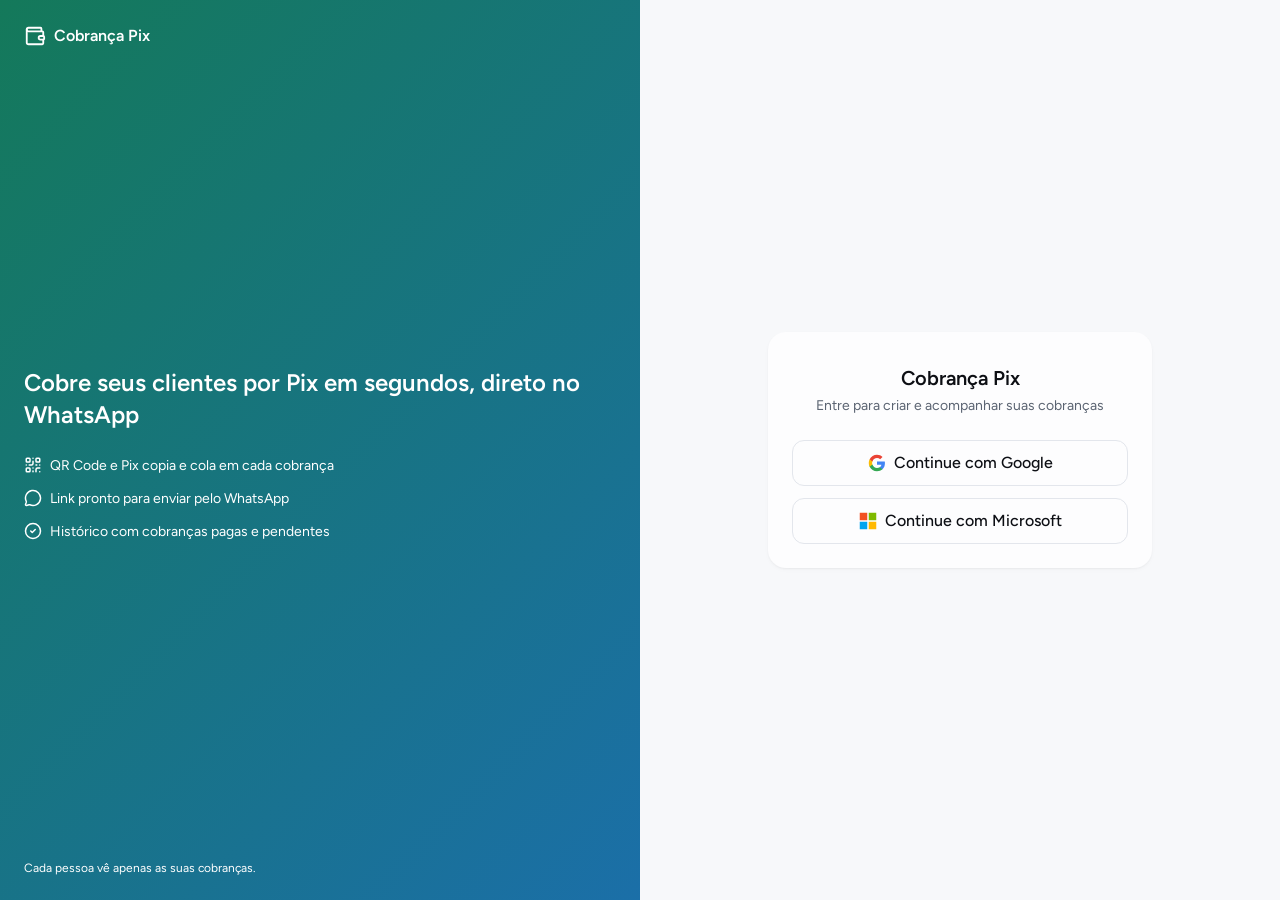
<file: index.html>
<!doctype html>
<html lang="pt-BR"><head><link rel="stylesheet" crossorigin="anonymous" href="css/main.12ntwoz.css"><script data-track="">
(function () {
  var cfg = {"appId":"4b777160-a4d1-43c4-977d-84b5789d9f05","deployId":"f3543216-e472-4d82-8a24-aa1a152860c4","baseUrl":"https://beta.mitralab.io/audience","publicPath":"/public/v1/batches","authenticatedPath":"/api/v1/batches","contentType":"text/plain;charset=UTF-8","hostParam":"previewHost","publishedSurface":"published","builderSurface":"builder","sessionStore":"localStorage","sessionKey":"mitra_usage_session_4b777160-a4d1-43c4-977d-84b5789d9f05","policyKey":"mitra_usage_policy_4b777160-a4d1-43c4-977d-84b5789d9f05","previewKey":"mitra_usage_preview_4b777160-a4d1-43c4-977d-84b5789d9f05","parentKey":"mitra_usage_parent_4b777160-a4d1-43c4-977d-84b5789d9f05","deviceKey":"mitra_usage_device","authKey":"mitra_auth_4b777160-a4d1-43c4-977d-84b5789d9f05","legacyAuthKey":"mitra-session","probeKey":"mitra_usage_probe","tickMs":15000,"firstIntervalMs":30000,"intervalMs":600000,"minIntervalMs":60000,"maxIntervalMs":3600000,"maxRetryAfterMs":86400000,"idleTimeoutMs":1800000,"maxSessionMs":43200000,"activityWindowMs":60000,"minSessionMs":60000,"maxCreditMs":45000,"maxKeepaliveBytes":61440,"maxEvents":50,"maxPending":20,"maxPathKeys":200,"maxPath":1024,"maxOrigin":512};

  var start = function () {
    try {
      var now = function () { return Date.now(); };

      var uuid = function () {
        try { return crypto.randomUUID(); } catch (e) {
          return "xxxxxxxx-xxxx-4xxx-yxxx-xxxxxxxxxxxx".replace(/[xy]/g, function (c) {
            var r = (Math.random() * 16) | 0;
            return (c === "x" ? r : ((r & 0x3) | 0x8)).toString(16);
          });
        }
      };

      var uuidV7 = function () {
        var r = uuid().replace(/-/g, "");
        var ts = ("000000000000" + now().toString(16)).slice(-12);
        var variant = ((parseInt(r.charAt(16), 16) & 0x3) | 0x8).toString(16);
        return ts.slice(0, 8) + "-" + ts.slice(8) + "-7" + r.slice(1, 4) + "-"
          + variant + r.slice(17, 20) + "-" + r.slice(20);
      };

      var openStore = function (name) {
        var live = true, memo = {};
        try {
          window[name].setItem(cfg.probeKey, "1");
          window[name].removeItem(cfg.probeKey);
        } catch (e) { live = false; }
        return {
          get: function (key) {
            if (live) {
              try { return window[name].getItem(key); } catch (e) { live = false; }
            }
            return Object.prototype.hasOwnProperty.call(memo, key) ? memo[key] : null;
          },
          set: function (key, value) {
            if (live) {
              try { window[name].setItem(key, value); return; } catch (e) { live = false; }
            }
            memo[key] = value;
          }
        };
      };

      var local = openStore("localStorage");
      var tab = openStore("sessionStorage");
      var store = cfg.sessionStore === "localStorage" ? local : openStore(cfg.sessionStore);

      var framed = true;
      try { framed = window.parent !== window; } catch (e) { framed = true; }
      var previewed = String(location.hash || "").indexOf(cfg.hostParam) !== -1;
      if (previewed) { tab.set(cfg.previewKey, "1"); }
      var surface = previewed || (framed && tab.get(cfg.previewKey))
        ? cfg.builderSurface
        : cfg.publishedSurface;

      var declaredHost = function () {
        try {
          return new URLSearchParams(String(location.hash || "").replace(/^#/, ""))
            .get(cfg.hostParam);
        } catch (e) { return null; }
      };

      var addressOf = function (value) {
        try {
          var url = new URL(value);
          if (!/^https?:$/.test(url.protocol)) { return null; }
          if (url.origin.length > cfg.maxOrigin || url.origin === location.origin) { return null; }
          // a referrer policy trims the address down to the origin plus "/", so a bare root
          // tells nothing about the path
          var whole = url.pathname === "/" ? url.origin : url.origin + url.pathname;
          return whole.length <= cfg.maxOrigin ? whole : url.origin;
        } catch (e) { return null; }
      };

      var framedAddress = function () {
        var referred = null;
        try { referred = addressOf(String(document.referrer || "")); } catch (e) {}
        var top = null;
        try {
          // the chain carries origins only, and Firefox carries no chain at all
          var chain = location.ancestorOrigins;
          top = chain && chain.length ? addressOf(String(chain[chain.length - 1])) : null;
        } catch (e) {}
        if (!referred || !top) { return referred || top; }
        // the referrer names the immediate parent, so under nesting it can be the intermediary;
        // the top wins and the intermediary path does not travel pinned to it
        try { return new URL(referred).origin === top ? referred : top; } catch (e) { return top; }
      };

      var parentKey = cfg.parentKey + "_" + surface;
      var declared = surface === cfg.builderSurface ? declaredHost() : null;
      var parentOrigin = null;
      if (declared) {
        parentOrigin = addressOf(declared);
        tab.set(parentKey, parentOrigin || "");
      } else if (framed) {
        parentOrigin = addressOf(tab.get(parentKey) || "");
        if (!parentOrigin) {
          parentOrigin = framedAddress();
          if (parentOrigin) { tab.set(parentKey, parentOrigin); }
        }
      }

      var sessionKey = cfg.sessionKey + "_" + surface;
      if (!cfg.baseUrl) { return; }

      var deviceId = local.get(cfg.deviceKey) || uuid();
      local.set(cfg.deviceKey, deviceId);

      var UUID = /^[0-9a-f]{8}-[0-9a-f]{4}-[0-9a-f]{4}-[0-9a-f]{4}-[0-9a-f]{12}$/i;
      var subject = function (value) {
        return typeof value === "string" && UUID.test(value) ? value : null;
      };

      var claimsOf = function (token) {
        try {
          var part = token.split(".")[1];
          if (!part) { return null; }
          var base64 = part.replace(/-/g, "+").replace(/_/g, "/");
          var claims = JSON.parse(atob(base64 + "====".slice(0, (4 - (base64.length % 4)) % 4)));
          return claims && typeof claims === "object" ? claims : null;
        } catch (e) { return null; }
      };

      var storedAuth = function (key) {
        try {
          var raw = local.get(key);
          var auth = raw ? JSON.parse(raw) : null;
          if (!auth) { return null; }
          var token = String(auth.token == null ? "" : auth.token)
            .replace(/^\s*(?:bearer\s+)+/i, "").trim();
          var claims = claimsOf(token);
          if (claims && claims.app_id && claims.app_id !== cfg.appId) { return null; }
          var id = subject(auth.user && auth.user.id) || subject(claims && claims.sub);
          if (!token.length && !id) { return null; }
          return { id: id, bearer: token.length ? token : null };
        } catch (e) { return null; }
      };

      var identity = function () {
        var app = storedAuth(cfg.authKey), legacy = storedAuth(cfg.legacyAuthKey);
        var named = (app && app.id ? app : null) || (legacy && legacy.id ? legacy : null);
        return named || app || legacy || { id: null, bearer: null };
      };

      var route = function () {
        // the fragment is read on purpose for the surface, but a name=value segment in it is
        // a parameter, not a route, and the builder carries the preview credential there
        var head = String(location.hash || "").split(/[?&]/)[0];
        var hash = head.indexOf("=") === -1 ? head : "";
        return (location.pathname + hash).slice(0, cfg.maxPath);
      };

      var pathKey = function (value) {
        var hash = 0x811c9dc5;
        for (var i = 0; i < value.length; i += 1) {
          hash = Math.imul(hash ^ value.charCodeAt(i), 0x01000193) >>> 0;
        }
        return hash.toString(36);
      };

      var landed = route();
      var session = null, pending = [], intervalMs = cfg.firstIntervalMs, retired = null;
      var failures = 0, stopped = false, sentEngagedMs = -1;
      var lastTickAt = now(), lastFlushAt = now(), lastActivityAt = now();
      var wasVisible = document.visibilityState === "visible";
      var policy = {
        checkpointIntervalMs: cfg.intervalMs,
        idleTimeoutMs: cfg.idleTimeoutMs,
        maxSessionMs: cfg.maxSessionMs,
        activityWindowMs: cfg.activityWindowMs
      };

      var bounded = function (value, floor, ceiling, fallback) {
        return typeof value === "number" && isFinite(value) && value >= floor
          ? Math.min(value, ceiling)
          : fallback;
      };

      var applyPolicy = function (source) {
        if (!source) { return; }
        policy.checkpointIntervalMs = bounded(
          source.checkpointIntervalMs, cfg.minIntervalMs, cfg.maxIntervalMs, cfg.intervalMs);
        policy.idleTimeoutMs = bounded(
          source.idleTimeoutMs, cfg.minSessionMs, cfg.idleTimeoutMs, cfg.idleTimeoutMs);
        policy.maxSessionMs = bounded(
          source.maxSessionMs, cfg.minSessionMs, cfg.maxSessionMs, cfg.maxSessionMs);
        // idle is the ceiling because a wider window credits a parked tab for the whole window
        policy.activityWindowMs = bounded(
          source.activityWindowMs, cfg.tickMs, policy.idleTimeoutMs,
          Math.min(cfg.activityWindowMs, policy.idleTimeoutMs));
      };

      var savePolicy = function () {
        try { store.set(cfg.policyKey, JSON.stringify(policy)); } catch (e) {}
      };

      try { applyPolicy(JSON.parse(store.get(cfg.policyKey) || "null")); } catch (e) {}

      var closed = function (s) { return s.finalSeq > 0 && s.finalSeq === s.seq; };

      // lastSeenAt stands in for a record the script before creditedAt wrote: it also only moved on credit
      var creditedTo = function (s) {
        return typeof s.creditedAt === "number" ? s.creditedAt : s.lastSeenAt;
      };

      var valid = function (s) {
        return !!s && typeof s.id === "string" && Array.isArray(s.pathKeys)
          && [s.seq, s.finalSeq, s.startedAt, s.lastSeenAt, s.engagedMs, s.pathCount]
            .every(function (value) { return typeof value === "number" && isFinite(value); });
      };

      var save = function (s) {
        try { store.set(sessionKey, JSON.stringify(s)); } catch (e) {}
      };

      var snapshotOf = function (s, final) {
        var ageMs = Math.max(0, s.lastSeenAt - s.startedAt);
        var idleMs = Math.max(0, now() - s.lastSeenAt);
        s.seq += 1;
        return {
          eventId: uuid(),
          sessionId: s.id,
          seq: s.seq,
          final: !!final,
          appId: cfg.appId,
          deployId: s.deployId || cfg.deployId,
          deviceId: deviceId,
          userId: s.userId || null,
          // the age stands still after a wall clock jumped back while the credit goes on, and the
          // trim is for that; it is not what keeps a credit from being counted twice
          engagedMs: Math.min(s.engagedMs, ageMs),
          ageMs: ageMs,
          idleMs: idleMs,
          entryPath: s.entryPath,
          lastPath: s.lastPath,
          pathCount: s.pathCount,
          origin: location.origin,
          parentOrigin: parentOrigin || null,
          attributes: {},
          surface: surface
        };
      };

      var queue = function (snap) {
        pending.push(snap);
        while (pending.length > cfg.maxPending) { pending.shift(); }
      };

      var openSession = function (at, user) {
        return {
          id: uuidV7(),
          seq: 0,
          finalSeq: 0,
          deployId: cfg.deployId,
          userId: user,
          startedAt: at,
          lastSeenAt: at,
          creditedAt: at,
          engagedMs: 0,
          entryPath: landed,
          lastPath: landed,
          pathCount: 1,
          pathKeys: [pathKey(landed)]
        };
      };

      var current = function () {
        var stored = null;
        try {
          var raw = store.get(sessionKey);
          stored = raw ? JSON.parse(raw) : null;
        } catch (e) { stored = null; }
        var s = null;
        if (valid(stored)) {
          s = stored;
        } else if (valid(session)) {
          s = session;
          local.set(cfg.deviceKey, deviceId);
        }
        if (!s) { return null; }
        if (now() - s.lastSeenAt > policy.idleTimeoutMs
          || now() - s.startedAt > policy.maxSessionMs) {
          if (!closed(s)) {
            queue(snapshotOf(s, true));
            s.finalSeq = s.seq;
            save(s);
          }
          retired = s;
          return null;
        }
        return s;
      };

      var tick = function () {
        var at = now();
        // a wall clock that jumped back would hold the activity window open for the whole jump
        lastActivityAt = Math.min(lastActivityAt, at);
        var active = wasVisible && at - lastActivityAt < policy.activityWindowMs;
        var credit = active ? Math.min(Math.max(0, at - lastTickAt), cfg.maxCreditMs) : 0;
        wasVisible = document.visibilityState === "visible";
        lastTickAt = at;
        session = current();
        var user = identity().id;
        var handedOver = !!session && !!user && !!session.userId && session.userId !== user;
        if (handedOver) {
          if (!closed(session)) {
            queue(snapshotOf(session, true));
            session.finalSeq = session.seq;
            save(session);
          }
          retired = session;
          session = null;
        }
        if (!session) {
          if (retired) {
            // the rotation hands the credit over, so the clock another tab already credited in the
            // record that left stays out of the one that opens. An edge ahead of now is a wall clock
            // that jumped back, and clamping by it would hold the next session back for the jump.
            var handed = at - creditedTo(retired);
            if (handed >= 0) { credit = Math.min(credit, handed); }
          }
          if (credit <= 0) { return; }
          session = openSession(at - credit, user);
          retired = null;
          sentEngagedMs = -1;
        } else {
          retired = null;
          if (!session.userId && user) { session.userId = user; }
          // the tabs of the app share the session but not their ticks
          session.creditedAt = Math.min(creditedTo(session), at);
          credit = Math.min(credit, at - session.creditedAt);
        }
        if (credit > 0) {
          session.engagedMs += credit;
          session.lastSeenAt = Math.max(session.lastSeenAt, at);
          session.creditedAt = at;
          if (closed(session)) { session.finalSeq = 0; }
        }
        var path = route();
        if (path !== session.lastPath) {
          session.lastPath = path;
          var key = pathKey(path);
          if (session.pathKeys.indexOf(key) === -1 && session.pathKeys.length < cfg.maxPathKeys) {
            session.pathKeys.push(key);
            session.pathCount += 1;
          }
        }
        save(session);
      };

      var body = function (batch) { return JSON.stringify({ snapshots: batch }); };

      var retryAfterMs = function (value) {
        var raw = String(value || "").trim();
        if (!raw) { return null; }
        if (/^\d+$/.test(raw)) { return parseInt(raw, 10) * 1000; }
        var at = Date.parse(raw);
        return isNaN(at) ? null : Math.max(0, at - now());
      };

      var backOff = function (failure) {
        failures += 1;
        var floor = retryAfterMs(failure && failure.retryAfter);
        var wait = floor === null
          ? cfg.minIntervalMs * Math.pow(2, Math.min(failures, 6)) * (0.85 + Math.random() * 0.3)
          : floor * (1 + Math.random() * 0.3);
        var ceiling = floor === null ? cfg.maxIntervalMs : cfg.maxRetryAfterMs;
        intervalMs = Math.min(ceiling, Math.max(cfg.minIntervalMs, Math.round(wait)));
      };

      var post = function (batch, bearer) {
        var headers = { "Content-Type": cfg.contentType };
        if (bearer) { headers.Authorization = "Bearer " + bearer; }
        return fetch(cfg.baseUrl + (bearer ? cfg.authenticatedPath : cfg.publicPath), {
          method: "POST", headers: headers, body: body(batch)
        }).then(function (response) {
          if (bearer && (response.status === 401 || response.status === 403)) {
            return post(batch, null);
          }
          if (!response.ok) {
            return Promise.reject({
              status: response.status, retryAfter: response.headers.get("Retry-After")
            });
          }
          return response.json().catch(function () { return null; });
        });
      };

      var checkpoint = function () {
        tick();
        if (stopped) { return; }
        var live = !!session && session.engagedMs > 0 && session.engagedMs !== sentEngagedMs;
        if (!pending.length && !live) { return; }
        lastFlushAt = now();
        var carried = pending.slice(0, cfg.maxEvents - (live ? 1 : 0));
        var snap = live ? snapshotOf(session, false) : null;
        if (snap) { save(session); }
        post(carried.concat(snap ? [snap] : []), identity().bearer).then(function (answer) {
          pending = pending.slice(carried.length);
          failures = 0;
          if (snap) { sentEngagedMs = snap.engagedMs; }
          if (answer) { applyPolicy(answer); savePolicy(); }
          intervalMs = policy.checkpointIntervalMs;
          if (answer && answer.stop === true) { stopped = true; }
        }).catch(backOff);
      };

      var bytes = function (text) {
        try { return new Blob([text]).size; } catch (e) { return text.length; }
      };

      var finish = function () {
        tick();
        if (stopped) { return; }
        var live = !!session && session.engagedMs > 0 && !closed(session);
        if (!pending.length && !live) { return; }
        var carried = pending.slice(0, cfg.maxEvents - (live ? 1 : 0));
        var snap = live ? snapshotOf(session, true) : null;
        if (snap) { save(session); }
        var payload = body(carried.concat(snap ? [snap] : []));
        var settled = false;
        var settle = function () {
          if (settled) { return; }
          settled = true;
          pending = pending.slice(carried.length);
          lastFlushAt = now();
          if (snap) {
            sentEngagedMs = snap.engagedMs;
            session.finalSeq = session.seq;
            save(session);
          }
        };
        var beacon = function () {
          try {
            var blob = new Blob([payload], { type: cfg.contentType });
            if (navigator.sendBeacon(cfg.baseUrl + cfg.publicPath, blob)) { settle(); }
          } catch (e) {}
        };
        var bearer = identity().bearer;
        if (bearer && bytes(payload) <= cfg.maxKeepaliveBytes) {
          try {
            fetch(cfg.baseUrl + cfg.authenticatedPath, {
              method: "POST", keepalive: true, body: payload,
              headers: { "Content-Type": cfg.contentType, Authorization: "Bearer " + bearer }
            }).then(function (response) {
              if (!response.ok) { beacon(); }
            }).catch(beacon);
            settle();
            return;
          } catch (e) {}
        }
        beacon();
      };

      var loop = function () {
        try {
          tick();
          if (now() - lastFlushAt >= intervalMs) { checkpoint(); }
        } catch (e) {}
        setTimeout(loop, cfg.tickMs);
      };
      setTimeout(loop, cfg.tickMs);

      var touched = function () { lastActivityAt = now(); };

      // scroll does not bubble, so only the capture phase sees an inner container scrolling
      ["pointerdown", "keydown", "scroll", "wheel"].forEach(function (type) {
        window.addEventListener(type, touched, { passive: true, capture: true });
      });

      document.addEventListener("visibilitychange", function () {
        try {
          if (document.visibilityState === "hidden") { finish(); } else { touched(); tick(); }
        } catch (e) {}
      });
      window.addEventListener("pagehide", function () { try { finish(); } catch (e) {} });

      var onRouteChange = function () { try { tick(); touched(); } catch (e) {} };
      window.addEventListener("hashchange", onRouteChange);
      window.addEventListener("popstate", onRouteChange);
      ["pushState", "replaceState"].forEach(function (name) {
        var original = history[name];
        if (typeof original !== "function") { return; }
        history[name] = function () {
          var result = original.apply(this, arguments);
          onRouteChange();
          return result;
        };
      });

      session = current();
      if (pending.length) { checkpoint(); }
    } catch (e) {}
  };

  try {
    if (window.__mitraUsage) { return; }
    window.__mitraUsage = 1;
    if (document.prerendering) {
      document.addEventListener("prerenderingchange", start, { once: true });
    } else {
      start();
    }
  } catch (e) {}
})();
</script><script>(function () {
  if (window.parent === window) return;
  var cfg = {"type":"mitra-preview-runtime-error","hostParam":"previewHost","sessionParams":["previewToken","previewRefreshToken","previewHost"],"cap":5,"deployId":"f3543216-e472-4d82-8a24-aa1a152860c4","appId":"4b777160-a4d1-43c4-977d-84b5789d9f05"};
  var host = null;
  try {
    host = new URLSearchParams(window.location.hash.replace(/^#/, "")).get(cfg.hostParam);
    if (host) host = new URL(host).origin;
  } catch (e) {
    return;
  }
  if (!host) return;
  var sent = 0;

  function text(value, max) {
    if (value === undefined || value === null || value === "") return null;
    var s = String(value);
    if (s === "[object Object]") {
      try { s = JSON.stringify(value); } catch (e) { /* keep the generic string */ }
    }
    return s.slice(0, max);
  }

  function pageHref() {
    var base = window.location.href.split("#")[0];
    var kept = window.location.hash.replace(/^#/, "").split("&").filter(function (part) {
      var name = part.split("=")[0];
      return part && cfg.sessionParams.indexOf(name) === -1;
    });
    return kept.length ? base + "#" + kept.join("&") : base;
  }

  function report(kind, message, source, line, stack) {
    if (sent >= cfg.cap) return;
    sent += 1;
    try {
      window.parent.postMessage({
        type: cfg.type,
        deployId: cfg.deployId,
        appId: cfg.appId,
        kind: kind,
        message: text(message, 2000) || kind,
        source: text(source, 500),
        line: typeof line === "number" ? line : null,
        stack: text(stack, 8000),
        href: pageHref()
      }, host);
    } catch (e) { /* the parent went away or refused the message */ }
  }

  window.addEventListener("error", function (event) {
    var error = event.error;
    report("error", event.message || (error && error.message), event.filename, event.lineno, error && error.stack);
  });
  window.addEventListener("unhandledrejection", function (event) {
    var reason = event.reason;
    report("unhandledrejection", reason && reason.message ? reason.message : reason, null, null, reason && reason.stack);
  });
})();</script><script>window.__mitraEnv={"appId":"4b777160-a4d1-43c4-977d-84b5789d9f05","deployId":"f3543216-e472-4d82-8a24-aa1a152860c4","authPageUrl":"https://app.infusion.cloud/sdk-auth.html?brand=infusion"};</script>
    <meta charset="UTF-8">
    <link rel="icon" type="image/svg+xml" href="data:image/svg+xml,%3Csvg%20xmlns%3D%22http%3A%2F%2Fwww.w3.org%2F2000%2Fsvg%22%20viewBox%3D%220%200%2064%2064%22%3E%3Cdefs%3E%3ClinearGradient%20id%3D%22g%22%20x1%3D%220%22%20y1%3D%220%22%20x2%3D%221%22%20y2%3D%221%22%3E%3Cstop%20offset%3D%220%22%20stop-color%3D%22%231D9D6C%22%2F%3E%3Cstop%20offset%3D%221%22%20stop-color%3D%22%2328A7F8%22%2F%3E%3C%2FlinearGradient%3E%3C%2Fdefs%3E%3Crect%20width%3D%2264%22%20height%3D%2264%22%20rx%3D%2214%22%20fill%3D%22url(%23g)%22%2F%3E%3Ctext%20x%3D%2232%22%20y%3D%2243%22%20text-anchor%3D%22middle%22%20font-family%3D%22Figtree%2C%20Arial%2C%20sans-serif%22%20font-size%3D%2234%22%20font-weight%3D%22700%22%20fill%3D%22%23fff%22%3EC%3C%2Ftext%3E%3C%2Fsvg%3E">
    <meta name="viewport" content="width=device-width, initial-scale=1.0">
    <link rel="preconnect" href="https://fonts.googleapis.com">
    <link rel="preconnect" href="https://fonts.gstatic.com" crossorigin="">
    <link href="https://fonts.googleapis.com/css2?family=Figtree:wght@400;500;600;700&amp;display=swap" rel="stylesheet">
    <title>Cobrança Pix</title>
    <script type="module" crossorigin="" src="js/index-aAJs7gpn.1xehh1f.js"></script>
    <link rel="stylesheet" crossorigin="" href="css/index-BhPFPAjF.ihfzrh.css">
  <style type="text/css" class="abn_style" nonce="undefined">#AC_ad,#AD_160,#AD_300,#AD_468x60,#AD_ROW,#AD_text,#ADbox,#Ad-3-Slider,#Ad-4-Slider,#Ad-Container,#Ad-Content,#Ad-Top,#AdBar,#AdBigBox,#AdBillboard,#AdBlockDialog,#AdBottomLeader,#AdBottomRight,#AdBox2,#AdColumn,#AdContainerTop,#AdContent,#AdDisclaimer,#AdMiddle,#AdPopUp,#AdRectangleBanner,#AdSense1,#AdSense2,#AdSense3,#AdServer,#AdSkyscraper,#AdSlot_megabanner,#AdSpaceLeaderboard,#AdTop,#AdTopLeader,#AdWidgetContainer,#AdWrapperSuperCA,#AdZone1,#AdZone2,#Ad_BelowContent,#Ad_Block,#Ad_TopLeaderboard,#Adbanner,#Adlabel,#AdsBannerTop,#AdsBillboard,#AdsBottomContainer,#AdsContent,#AdsDiv,#AdsFrame,#AdsPubperform,#AdsRight,#AdsSky,#AdsTopContainer,#AdsWrap,#Ads_BA_BS,#Ads_BA_BUT,#Ads_BA_BUT2,#Ads_BA_BUT_box,#Ads_BA_CAD,#Ads_BA_CAD2,#Ads_BA_FLB,#Ads_BA_SKY,#Ads_BA_VID,#Ads_TFM_BS,#Ads_google_bottom_wide,#Adsense300x250,#AdsenseBottom,#AdsenseTop,#Adsterra,#Adv10,#Adv11,#Adv8,#Adv9,#AdvContainer,#AdvFooter,#AdvHeader,#Adv_Footer,#AdvertMid1,#AdvertMid2,#AdvertMpu,#AdvertPanel,#AdvertText,#AdvertiseFrame,#Advertisement1,#Advertisement2,#AdvertisementDiv,#AdvertisementLeaderboard,#Advertisements,#AdvertisingDiv_0,#Advertorial,#Advertorials,#AnchorAd,#ArticleContentAd,#Banner728x90,#BannerAd,#BannerAds,#BannerAdvert,#BannerAdvertisement,#BigBoxAd,#BigboxAdUnit,#BodyAd,#BodyTopAds,#Body_Ad8_divAdd,#BotAd,#BottomAdContainer,#BottomRightAdWrapper,#ButtonAd,#ContentAd,#Content_CA_AD_0_BC,#Content_CA_AD_1_BC,#DFP_top_leaderboard,#FooterAd,#FooterAdBlock,#FooterAdContainer,#FreeStarVideoAdContainer,#GoogleAd,#GoogleAd1,#GoogleAd2,#GoogleAd3,#GoogleAdRight,#GoogleAdTop,#GoogleAdsense,#HP1-ad,#HP2-ad,#HeadAd,#HeaderAD,#HeaderAd,#HeaderAdBlock,#HeaderAdsBlock,#HeaderTopBanner,#HeaderTopBannerADV,#HeroAd,#HomeAd1,#IFrameAd,#IFrameAd1,#IK-ad-area,#IK-ad-block,#IM_AD,#LayoutBottomAdBox,#LayoutHomeAdBoxBottom,#LeftAd,#LeftAd1,#MPUAdSpace,#MPUadvertising,#MainAd,#NR-Ads,#Player_Playoncontent,#Player_Playoncontent_footer,#PromotionAdBox,#PublicidadCentro,#PublicidadSuperior,#Publicidade,#RightAd,#RightAdBlock,#RightAdSpace,#RightAdvertisement,#SidebarAd,#SidebarAdContainer,#SitenavAdslot,#SkyAd,#SkyscraperAD,#SponsoredAd,#SponsoredAds,#SponsoredLinks,#SponsorsAds,#StickyBannerAd,#Top-ad,#TopADs,#TopAd,#TopAd0,#TopAdBox,#TopAdContainer,#TopAdPlacement,#TopAdPos,#TopAdTable,#TopAdvert,#TopBannerAd,#TopRightRadvertisement,#VPNAdvert,#WelcomeAd,#aad-header-1,#aad-header-2,#aad-header-3,#ab_adblock,#above-comments-ad,#above-fold-ad,#above-footer-ads,#aboveAd,#aboveNodeAds,#above_button_ad,#aboveplayerad,#abovepostads,#abp-killer,#acm-ad-tag-lawrence_dfp_mobile_arkadium,#ad--article--home-mobile-paramount-wrapper,#ad--article-bottom-wrapper,#ad--article-top,#ad--sidebar,#ad-0,#ad-1,#ad-125x125,#ad-160,#ad-160x600,#ad-2,#ad-2-160x600,#ad-230x100-1,#ad-250,#ad-250x300,#ad-3,#ad-3-300x250,#ad-300,#ad-300-250,#ad-300-additional,#ad-300-detail,#ad-300-sidebar,#ad-300X250-2,#ad-300a,#ad-300b,#ad-300x250,#ad-300x250-0,#ad-300x250-2,#ad-300x250-b,#ad-300x250-sidebar,#ad-300x250-wrapper,#ad-300x250_mid,#ad-300x250_mobile,#ad-300x250_top,#ad-300x40-5,#ad-300x600_top,#ad-4,#ad-5,#ad-6,#ad-635x40-1,#ad-7,#ad-728,#ad-728-90,#ad-728x90,#ad-8,#ad-9,#ad-Content_1,#ad-Content_2,#ad-Rectangle_1,#ad-Rectangle_2,#ad-Superbanner,#ad-a,#ad-ads,#ad-advertorial,#ad-affiliate,#ad-after,#ad-anchor,#ad-around-the-web,#ad-article,#ad-article-in,#ad-aside-1,#ad-background,#ad-ban,#ad-banner-1,#ad-banner-atf,#ad-banner-bottom,#ad-banner-btf,#ad-banner-desktop,#ad-banner-image,#ad-banner-placement,#ad-banner-top,#ad-banner-wrap,#ad-banner_atf-label,#ad-bar,#ad-base,#ad-bb-content,#ad-below-content,#ad-bg,#ad-big,#ad-bigbox,#ad-bigsize,#ad-billboard,#ad-billboard-atf,#ad-billboard-bottom,#ad-billboard01,#ad-blade,#ad-block,#ad-block-125,#ad-block-aa,#ad-block-bottom,#ad-block-container,#ad-block__overlay,#ad-block_overlay,#ad-border,#ad-bottom,#ad-bottom-banner,#ad-bottom-bnr,#ad-bottom-fixed,#ad-bottom-right-container,#ad-bottom-wrapper,#ad-box,#ad-box-1,#ad-box-2,#ad-box-bottom,#ad-box-halfpage,#ad-box-leaderboard,#ad-box-left,#ad-box-rectangle,#ad-box-rectangle-2,#ad-box-right,#ad-box1,#ad-box2,#ad-boxes,#ad-break,#ad-bs,#ad-btm,#ad-buttons,#ad-campaign,#ad-case,#ad-center,#ad-chips,#ad-circfooter,#ad-code,#ad-col,#ad-container-banner,#ad-container-fullpage,#ad-container-inner,#ad-container-leaderboard,#ad-container-mpu,#ad-container-outer,#ad-container-overlay,#ad-container-top-placeholder,#ad-container1,#ad-contentad,#ad-desktop-bottom,#ad-desktop-takeover-home,#ad-desktop-takeover-int,#ad-desktop-top,#ad-desktop-wrap,#ad-discover,#ad-display-ad,#ad-display-ad-placeholder,#ad-div-leaderboard,#ad-drawer,#ad-ear,#ad-extra-flat,#ad-featured-right,#ad-fixed-bottom,#ad-flex-top,#ad-flyout,#ad-footer-728x90,#ad-framework-top,#ad-front-btf,#ad-front-footer,#ad-full-width,#ad-fullbanner-btf,#ad-fullbanner-outer,#ad-fullwidth,#ad-googleAdSense,#ad-gutter-left,#ad-gutter-right,#ad-halfpage,#ad-halfpage1,#ad-halfpage2,#ad-head,#ad-header-1,#ad-header-2,#ad-header-3,#ad-header-banner,#ad-header-left,#ad-header-mad,#ad-header-mobile,#ad-header-right,#ad-holder,#ad-horizontal,#ad-horizontal-header,#ad-horizontal-top,#ad-incontent,#ad-index,#ad-inline-block,#ad-label2,#ad-large-banner-top,#ad-large-header,#ad-lb-secondary,#ad-leadboard1,#ad-leadboard2,#ad-leader,#ad-leader-atf,#ad-leader-container,#ad-leader-wrapper,#ad-leaderboard,#ad-leaderboard-atf,#ad-leaderboard-bottom,#ad-leaderboard-container,#ad-leaderboard-footer,#ad-leaderboard-header,#ad-leaderboard-spot,#ad-leaderboard-top,#ad-leaderboard970x90home,#ad-leaderboard970x90int,#ad-leaderboard_bottom,#ad-leadertop,#ad-lrec,#ad-m-rec-content,#ad-main,#ad-main-bottom,#ad-main-top,#ad-manager,#ad-masthead,#ad-medium,#ad-medium-lower,#ad-medium-rectangle,#ad-medrec,#ad-medrec__first,#ad-mid,#ad-mid-rect,#ad-middle,#ad-midpage,#ad-minibar,#ad-module,#ad-mpu,#ad-mrec,#ad-mrec2,#ad-new,#ad-north,#ad-one,#ad-other,#ad-output,#ad-overlay,#ad-page-1,#ad-pan3l,#ad-panel,#ad-pencil,#ad-performance,#ad-performanceFullbanner1,#ad-performanceRectangle1,#ad-placeholder,#ad-placeholder-horizontal,#ad-placeholder-vertical,#ad-placement,#ad-plate,#ad-player,#ad-popup,#ad-popup-home,#ad-popup-int,#ad-post,#ad-promo,#ad-push,#ad-pushdown,#ad-r,#ad-rec-atf,#ad-rec-btf,#ad-rec-btf-top,#ad-rect,#ad-rectangle,#ad-rectangle1,#ad-rectangle1-outer,#ad-rectangle2,#ad-rectangle3,#ad-results,#ad-right,#ad-right-bar-tall,#ad-right-container,#ad-right-sidebar,#ad-right-top,#ad-right2,#ad-right3,#ad-row,#ad-section,#ad-separator,#ad-shop,#ad-side,#ad-side-text,#ad-sidebar,#ad-sidebar-btf,#ad-sidebar-container,#ad-sidebar-mad,#ad-sidebar-mad-wrapper,#ad-sidebar1,#ad-sidebar2,#ad-site-header,#ad-skin,#ad-skm-below-content,#ad-sky,#ad-skyscraper,#ad-slideshow,#ad-slideshow2,#ad-slot,#ad-slot-1,#ad-slot-2,#ad-slot-3,#ad-slot-4,#ad-slot-5,#ad-slot-502,#ad-slot-lb,#ad-slot-right,#ad-slot-top,#ad-slot1,#ad-slot2,#ad-slot4,#ad-slug-wrapper,#ad-small-banner,#ad-space,#ad-space-big,#ad-splash,#ad-sponsors,#ad-spot,#ad-spot-bottom,#ad-spot-one,#ad-standard,#ad-standard-wrap,#ad-stickers,#ad-sticky-footer-container,#ad-story-right,#ad-story-top,#ad-stripe,#ad-target,#ad-teaser,#ad-text,#ad-three,#ad-top-250,#ad-top-300x250,#ad-top-728,#ad-top-banner,#ad-top-leaderboard,#ad-top-left,#ad-top-lock,#ad-top-low,#ad-top-right,#ad-top-right-container,#ad-top-text-low,#ad-top-wrap,#ad-top-wrapper,#ad-tower,#ad-two,#ad-undefined,#ad-unit-right-bottom-160-600,#ad-unit-right-middle-300-250,#ad-unit-top-banner,#ad-vip-article,#ad-west,#ad-wide-leaderboard,#ad-wrap,#ad-wrap2,#ad-wrapper-728x90,#ad-wrapper-footer-1,#ad-wrapper-main-1,#ad-wrapper-sidebar-1,#ad-wrapper-top-1,#ad1-placeholder,#ad125x125,#ad160,#ad160600,#ad160x600,#ad250,#ad300,#ad300-250,#ad300_250,#ad336,#ad336x280,#ad4,#ad468,#ad468x60,#ad480x60,#ad6,#ad600,#ad728,#ad72890,#ad728Box,#ad728Header,#ad728Mid,#ad728Top,#ad728Wrapper,#ad728X90,#ad728foot,#ad728h,#ad728top,#ad728x90,#ad728x90_1,#ad90,#ad900,#ad970,#ad970x90_exp,#adATF300x250,#adATF728x90,#adATFLeaderboard,#adAside,#adBTF300x250,#adBadges,#adBanner1,#adBanner336x280,#adBannerBottom,#adBannerHeader,#adBannerSpacer,#adBannerTable,#adBannerTop,#adBar,#adBelt,#adBillboard,#adBlock01,#adBlockAlert,#adBlockAlertWrap,#adBlockBanner,#adBlockContainer,#adBlockContent,#adBlockDetect,#adBlockOverlay,#adBlockerModal,#adBlocks,#adBottom,#adBox,#adBrandDev,#adBrandingStation,#adBreak,#adCarousel,#adChannel,#adChoiceFooter,#adChoices,#adChoicesIcon,#adChoicesLogo,#adCol,#adColumn,#adColumn3,#adComponentWrapper,#adContainer,#adContainer_1,#adContainer_2,#adContainer_3,#adContent,#adContentHolder,#adContext,#adDiv,#adDiv0,#adDiv1,#adDiv300,#adDiv4,#adDiv728,#adDivContainer,#adFiller,#adFlashDiv,#adFooter,#adFot,#adFrame,#adGallery,#adGoogleText,#adHeader,#adHeaderTop,#adHeaderWrapper,#adHeading,#adHeightstory,#adHolder,#adHolder1,#adHolder2,#adHolder3,#adHolder4,#adHolder5,#adHolder6,#adHome,#adHomeTop,#adIframe,#adInPlayer,#adInhouse,#adIsland,#adLB,#adLabel,#adLarge,#adLayer,#adLayerTop,#adLayout,#adLeader,#adLeaderTop,#adLeaderboard,#adLeaderboard-middle,#adLeft,#adLink,#adLink1,#adLounge,#adLrec,#adMOBILETOP,#adMPU,#adMPUHolder,#adMain,#adMarketplace,#adMed,#adMedRect,#adMediumRectangle,#adMeld,#adMessage,#adMid2,#adMpu,#adMpuBottom,#adOuter,#adPartnerLinks,#adPlaceHolder1,#adPlaceHolder2,#adPlacement_1,#adPlacement_2,#adPlacement_3,#adPlacement_4,#adPlacement_7,#adPlacement_8,#adPlacement_9,#adPlacer,#adPopover,#adPopup,#adPosition0,#adPosition14,#adPosition5,#adPosition6,#adPosition7,#adPosition9,#adPush,#adPushdown1,#adReady,#adRight,#adRight1,#adRight2,#adRight3,#adRight4,#adRight5,#adScraper,#adSection,#adSenseBox,#adSenseModule,#adSenseWrapper,#adSet,#adSide,#adSide1-container,#adSideButton,#adSidebar,#adSite,#adSkin,#adSkinBackdrop,#adSkinLeft,#adSkinRight,#adSky,#adSkyPosition,#adSkyscraper,#adSlider,#adSlot-dmpu,#adSlot-dontMissLarge,#adSlot-leader,#adSlot-leaderBottom,#adSlot1,#adSlot2,#adSlot3,#adSlot4,#adSlug,#adSpace,#adSpaceBottom,#adSpaceHeight,#adSpacer,#adSpecial,#adSqb,#adSquare,#adStrip,#adSuperbanner,#adTag,#adText,#adTextLink,#adTile,#adTop,#adTopContent,#adTopLREC,#adTopLarge,#adTopModule,#adTower,#adUnderArticle,#adUnit,#adWideSkyscraper,#adWrap,#adWrapperSky,#ad_160,#ad_160_600,#ad_160_600_2,#ad_160x160,#ad_160x600,#ad_250,#ad_250x250,#ad_300,#ad_300_250,#ad_300_250_1,#ad_300x250,#ad_336,#ad_468_60,#ad_468x60,#ad_5,#ad_728,#ad_728_90,#ad_728x90,#ad_8,#ad_9,#ad_B1,#ad_Banner,#ad_Bottom,#ad_LargeRec01,#ad_Middle,#ad_Middle1,#ad_Pushdown,#ad_R1,#ad_Right,#ad_Top,#ad_Wrap,#ad__billboard,#ad_ad,#ad_adsense,#ad_after_header_1,#ad_anchor,#ad_area,#ad_article1_1,#ad_article1_2,#ad_article2_1,#ad_article2_2,#ad_article3_1,#ad_article3_2,#ad_banner_1,#ad_banner_468x60,#ad_banner_728x90,#ad_banner_bot,#ad_banner_top,#ad_banners,#ad_bar,#ad_bar_rect,#ad_before_header,#ad_bg,#ad_bg_image,#ad_big,#ad_bigbox,#ad_bigbox_companion,#ad_bigrectangle,#ad_billboard,#ad_block,#ad_block_0,#ad_block_1,#ad_block_2,#ad_block_mpu,#ad_bnr_atf_01,#ad_bnr_atf_02,#ad_bnr_atf_03,#ad_bnr_btf_07,#ad_bnr_btf_08,#ad_body,#ad_bottom,#ad_box_top,#ad_branding,#ad_bsb,#ad_bsb_cont,#ad_btmslot,#ad_button,#ad_buttons,#ad_cell,#ad_center,#ad_choices,#ad_close,#ad_closebtn,#ad_comments,#ad_cont,#ad_cont_superbanner,#ad_container,#ad_container_0,#ad_container_300x250,#ad_container_side,#ad_container_sidebar,#ad_container_top,#ad_content,#ad_content_1,#ad_content_2,#ad_content_3,#ad_content_fullsize,#ad_content_primary,#ad_content_right,#ad_content_top,#ad_content_wrap,#ad_contentslot_1,#ad_contentslot_2,#ad_creative_2,#ad_creative_3,#ad_creative_5,#ad_dfp_rec1,#ad_display_300_250,#ad_display_728_90,#ad_div,#ad_div_bottom,#ad_div_top,#ad_feedback,#ad_foot,#ad_footer,#ad_footer1,#ad_footerAd,#ad_frame,#ad_frame1,#ad_from_bottom,#ad_fullbanner,#ad_gallery,#ad_gallery_bot,#ad_global_300x250,#ad_global_above_footer,#ad_global_below_navbar,#ad_global_header,#ad_global_header1,#ad_global_header2,#ad_h3,#ad_halfpage,#ad_head,#ad_header,#ad_header_1,#ad_header_container,#ad_holder,#ad_home,#ad_home_middle,#ad_horizontal,#ad_houseslot_a,#ad_houseslot_b,#ad_hp,#ad_img,#ad_interthread,#ad_island,#ad_island2,#ad_label,#ad_large,#ad_large_rectangular,#ad_lateral,#ad_layer,#ad_ldb,#ad_lead1,#ad_leader,#ad_leaderBoard,#ad_leaderboard,#ad_leaderboard_top,#ad_left,#ad_left_1,#ad_left_2,#ad_left_3,#ad_left_skyscraper,#ad_left_top,#ad_leftslot,#ad_links,#ad_links_footer,#ad_lnk,#ad_lrec,#ad_lwr_square,#ad_main,#ad_main_leader,#ad_main_top,#ad_marginal,#ad_marker,#ad_mast,#ad_med_rect,#ad_medium,#ad_medium_rectangle,#ad_medium_rectangular,#ad_mediumrectangle,#ad_message,#ad_middle,#ad_middle_bottom,#ad_midstrip,#ad_mobile,#ad_module,#ad_mpu,#ad_mpu2,#ad_mpu300x250,#ad_mrec,#ad_mrec1,#ad_mrec2,#ad_mrec_intext,#ad_mrec_intext2,#ad_new,#ad_news_article,#ad_newsletter,#ad_one,#ad_overlay,#ad_overlayer,#ad_panel,#ad_panorama_top,#ad_pencil,#ad_place,#ad_placeholder,#ad_player,#ad_plugs,#ad_popup_background,#ad_popup_wrapper,#ad_post,#ad_poster,#ad_primary,#ad_publicidad,#ad_rail,#ad_rec_01,#ad_rect,#ad_rect1,#ad_rect2,#ad_rect3,#ad_rect_body,#ad_rect_bottom,#ad_rect_btf_01,#ad_rect_btf_02,#ad_rect_btf_03,#ad_rect_btf_04,#ad_rect_btf_05,#ad_rectangle,#ad_region1,#ad_region2,#ad_region3,#ad_region5,#ad_results,#ad_right,#ad_right_box {display: none !important; color: #f031c1 !important; background-color: #76d523 !important;}#ad_right_top,#ad_rightslot,#ad_rotator-2,#ad_rotator-3,#ad_row,#ad_row_home,#ad_rr_1,#ad_sec,#ad_sec_div,#ad_secondary,#ad_short,#ad_sidebar,#ad_sidebar1,#ad_sidebar2,#ad_sidebar3,#ad_sidebar_1,#ad_sidebar_left_container,#ad_sidebar_news,#ad_sidebar_top,#ad_sidebody,#ad_site_header,#ad_sitebar,#ad_skin,#ad_slot,#ad_slot_bottom,#ad_slot_leaderboard,#ad_small,#ad_space_top,#ad_sponsored,#ad_spot_a,#ad_spot_b,#ad_spotlight,#ad_square,#ad_squares,#ad_ss,#ad_stck,#ad_sticky_wrap,#ad_strip,#ad_superbanner,#ad_table,#ad_takeover,#ad_tall,#ad_tbl,#ad_topBanner,#ad_topScroller,#ad_top_728x90,#ad_top_banner,#ad_top_bar,#ad_top_holder,#ad_topbanner,#ad_topmob,#ad_topnav,#ad_topslot,#ad_two,#ad_txt,#ad_under_game,#ad_unit,#ad_unit1,#ad_unit2,#ad_vertical,#ad_video_abovePlayer,#ad_video_belowPlayer,#ad_video_large,#ad_video_root,#ad_wallpaper,#ad_wide,#ad_wide_box,#ad_wideboard,#ad_widget,#ad_widget_1,#ad_window,#ad_wp,#ad_wp_base,#ad_wrap,#ad_wrapper,#ad_wrapper1,#ad_wrapper2,#ad_xrail_top,#ad_zone,#adaptvcompanion,#adb-actived,#adb-enabled,#adb-enabled3,#adb-warning,#adb_bottom,#adbackground,#adbanner-container,#adbanner1,#adbannerbox,#adbannerdiv,#adbannerleft,#adbannerright,#adbannerwidget,#adbd.overdiv,#adbig,#adblade,#adblade_ad,#adblock-alert,#adblock-big,#adblock-box,#adblock-leaderboard,#adblock-modal,#adblock-msg,#adblock-overlay,#adblock-small,#adblock1,#adblock2,#adblock4,#adblockDetect,#adblockOverlay,#adblock_detected,#adblock_message,#adblock_screen,#adblock_tooltip,#adblockbottom,#adblocker_announce,#adblocker_message,#adblocker_modal_overlay,#adblocks-detected,#adbn,#adbnr,#adboard,#adbody,#adbottom,#adbottomleft,#adbottomright,#adbox--hot_news_ad,#adbox--page_bottom_ad,#adbox--page_top_ad,#adbox-inarticle,#adbox-topbanner,#adbox1,#adbox2,#adbox_content,#adbox_right,#adbutton,#adbuttons,#adcell,#adcenter,#adcenter2,#adcenter4,#adchoices-icon,#adchoicesBtn,#adclear,#adclose,#adcolContent,#adcolumn,#adcontainer2,#adcontainer3,#adcontainer5,#adcontainerRight,#adcontainer_ad_content_top,#adcontent1,#adcontent2,#adcontextlinks,#addbottomleft,#addemam-wrapper,#addvert,#adfactor-label,#adfloat,#adfooter,#adfooter_728x90,#adframe:not(frameset),#adframetop,#adfreeDeskSpace,#adhalfpage,#adhead,#adheader,#adhesionAdSlot,#adhesionUnit,#adhide,#adholder,#adholderContainerHeader,#adhome,#adhomepage,#adjacency,#adlabel,#adlabelFooter,#adlabelfooter,#adlabelheader,#adlanding,#adlayer,#adlayerContainer,#adlayerad,#adleaderboard,#adleft,#adlinks,#adlrec,#adm-inline-article-ad-1,#adm-inline-article-ad-2,#admain,#admasthead,#admid,#admobilefoot,#admobilefootinside,#admobilemiddle,#admobiletop,#admobiletopinside,#admod2,#admpubottom,#admpubottom2,#admpufoot,#admpumiddle,#admpumiddle2,#admputop2,#admsg,#adnet,#adnorth,#ados1,#ados2,#ados3,#ados4,#adplace,#adplacement,#adpos-top,#adpos2,#adposition,#adposition1,#adposition10,#adposition1_container,#adposition2,#adposition3,#adposition4,#adpositionbottom,#adrect,#adright,#adright2,#adrightbottom,#adrightrail,#adriver_middle,#adriver_top,#adrotator,#adrow,#adrow1,#adrow3,#ads-1,#ads-125,#ads-200,#ads-250,#ads-300,#ads-300-250,#ads-336x280,#ads-468,#ads-5,#ads-728x90,#ads-728x90-I3,#ads-728x90-I4,#ads-area,#ads-article-left,#ads-banner,#ads-banner-top,#ads-bar,#ads-before-content,#ads-bg,#ads-bg-mobile,#ads-billboard,#ads-block,#ads-blog,#ads-bot,#ads-bottom,#ads-col,#ads-container,#ads-container-2,#ads-container-anchor,#ads-container-single,#ads-container-top,#ads-content,#ads-content-double,#ads-footer,#ads-footer-inner,#ads-footer-wrap,#ads-google,#ads-header-728,#ads-home-468,#ads-horizontal,#ads-inread,#ads-inside-content,#ads-leader,#ads-leaderboard,#ads-leaderboard1,#ads-left-top,#ads-lrec,#ads-main,#ads-middle,#ads-mpu,#ads-outer,#ads-pagetop,#ads-panel,#ads-pop,#ads-position-header-desktop,#ads-right,#ads-right-bottom,#ads-right-skyscraper,#ads-right-top,#ads-slot,#ads-space,#ads-superBanner,#ads-text,#ads-top,#ads-top-728,#ads-top-wrap,#ads-under-rotator,#ads-vertical,#ads-vertical-wrapper,#ads-wrap,#ads1,#ads120,#ads125,#ads1_box,#ads2,#ads2_block,#ads2_box,#ads2_container,#ads3,#ads300,#ads300-250,#ads300x200,#ads300x250,#ads300x250_2,#ads336x280,#ads4,#ads468x60,#ads50,#ads7,#ads728,#ads728bottom,#ads728top,#ads728x90,#ads728x90_2,#ads728x90top,#adsBar,#adsBottom,#adsContent,#adsDisplay,#adsHeader,#adsHeading,#adsLREC,#adsLeft,#adsLinkFooter,#adsMobileFixed,#adsMpu,#adsPanel,#adsRight,#adsRightDiv,#adsSectionLeft,#adsSectionRight,#adsSquare,#adsTG,#adsTN,#adsTop,#adsTopLeft,#adsTopMobileFixed,#adsZone,#adsZone1,#adsZone2,#ads_0_container,#ads_160,#ads_3,#ads_300x250,#ads_4,#ads_728,#ads_728x90,#ads_728x90_top,#ads_banner,#ads_banner1,#ads_banner_header,#ads_belownav,#ads_big,#ads_block,#ads_body_1,#ads_body_2,#ads_body_3,#ads_body_4,#ads_body_5,#ads_body_6,#ads_bottom,#ads_box,#ads_box1,#ads_box2,#ads_box_bottom,#ads_box_right,#ads_box_top,#ads_button,#ads_campaign,#ads_catDiv,#ads_center,#ads_center_banner,#ads_central,#ads_combo2,#ads_container,#ads_content,#ads_desktop_r1,#ads_desktop_r2,#ads_expand,#ads_footer,#ads_fullsize,#ads_h,#ads_h1,#ads_h2,#ads_halfsize,#ads_header,#ads_horiz,#ads_horizontal,#ads_horz,#ads_in_modal,#ads_in_video,#ads_insert_container,#ads_layout_bottom,#ads_lb,#ads_lb_frame,#ads_leaderbottom,#ads_left,#ads_left_top,#ads_line,#ads_medrect,#ads_notice,#ads_overlay,#ads_page_top,#ads_place,#ads_placeholder,#ads_player,#ads_popup,#ads_right,#ads_right_sidebar,#ads_right_top,#ads_slide_div,#ads_space,#ads_space_header,#ads_superbanner1,#ads_superbanner2,#ads_superior,#ads_td,#ads_text,#ads_textlinks,#ads_title,#ads_top,#ads_top2,#ads_top:not(a),#ads_top_banner,#ads_top_container,#ads_top_content,#ads_top_right,#ads_top_sec,#ads_topbanner,#ads_tower_top,#ads_vert,#ads_video,#ads_wide,#ads_wrapper,#adsbot,#adsbottom,#adsbox-left,#adsbox-right,#adscenter,#adscolumn,#adscontainer,#adscontent,#adsdiv,#adsection,#adsense-2,#adsense-468x60,#adsense-area,#adsense-bottom,#adsense-container-bottom,#adsense-header,#adsense-link,#adsense-links,#adsense-middle,#adsense-post,#adsense-right,#adsense-sidebar,#adsense-tag,#adsense-text,#adsense-top,#adsense-wrap,#adsense1,#adsense2,#adsense2pos,#adsense468,#adsense6,#adsense728,#adsenseArea,#adsenseContainer,#adsenseHeader,#adsenseLeft,#adsensePreCuerpo,#adsenseWrap,#adsense_banner_top,#adsense_block,#adsense_bottom_ad,#adsense_box,#adsense_box2,#adsense_center,#adsense_image,#adsense_inline,#adsense_leaderboard,#adsense_overlay,#adsense_r_side_sticky_container,#adsense_sidebar,#adsense_top,#adsenseheader,#adsensehorizontal,#adsensempu,#adsensepo,#adsenseskyscraper,#adsensetext,#adsensetop,#adserv,#adsframe_2,#adside,#adsimage,#adsitem,#adskeeper,#adskinleft,#adskinlink,#adskinright,#adskintop,#adsky,#adskyscraper,#adskyscraper_flex,#adsleft1,#adslider,#adslist,#adslot-below-updated,#adslot-download-abovefiles,#adslot-half-page,#adslot-homepage-middle,#adslot-infobox,#adslot-left-skyscraper,#adslot-side-mrec,#adslot-site-footer,#adslot-site-header,#adslot-sticky-headerbar,#adslot-top-rectangle,#adslot1,#adslot2,#adslot3,#adslot300x250ATF,#adslot300x250BTF,#adslot4,#adslot5,#adslot6,#adslot7,#adslot_1,#adslot_2,#adslot_left,#adslot_rect,#adslot_top,#adsmgid,#adsmiddle,#adsonar,#adspace-1,#adspace-2,#adspace-300x250,#adspace-728,#adspace-728x90,#adspace-bottom,#adspace-leaderboard-top,#adspace-one,#adspace-top,#adspace300x250,#adspaceBox,#adspaceRow,#adspace_header,#adspace_leaderboard,#adspace_top,#adspacer,#adspan,#adsplace1,#adsplace2,#adsplace4,#adsplash,#adspot,#adspot-bottom,#adspot-top,#adsquare,#adsquare2,#adsright,#adsside,#adsspace,#adstext2,#adstrip,#adtab,#adtext,#adtxt,#adunit,#adunit-article-bottom,#adunit_video,#adunitl,#adv-01,#adv-300,#adv-Bottom,#adv-BoxP,#adv-Middle,#adv-Middle1,#adv-Middle2,#adv-Scrollable,#adv-Top,#adv-banner,#adv-banner-r,#adv-box,#adv-companion-iframe,#adv-container,#adv-gpt-box-container1,#adv-gpt-masthead-skin-container1,#adv-halfpage,#adv-header,#adv-leaderblock,#adv-leaderboard,#adv-left,#adv-masthead,#adv-middle,#adv-middle1,#adv-midroll,#adv-native,#adv-preroll,#adv-right,#adv-right1,#adv-scrollable,#adv-sticky-1,#adv-sticky-2,#adv-title,#adv-top-skin,#adv300x250,#adv300x250container,#adv468x90,#adv728,#adv728x90,#adv768x90,#advBoxBottom,#advCarrousel,#advHome,#advHook-Middle1,#advRectangle,#advRectangle1,#advSkin,#advTop,#advWrapper,#adv_300,#adv_728,#adv_728x90,#adv_BoxBottom,#adv_Inread,#adv_IntropageOvl,#adv_LdbMastheadPush,#adv_Reload,#adv_Skin,#adv_bootom,#adv_border,#adv_bottom_1,#adv_center,#adv_config,#adv_contents,#adv_footer,#adv_holder,#adv_leaderboard,#adv_left_1,#adv_middle,#adv_middle_2,#adv_mob,#adv_mpu1,#adv_mpu2,#adv_network,#adv_overlay,#adv_overlay_content,#adv_position_1,#adv_position_4,#adv_r,#adv_right,#adv_skin,#adv_sky,#adv_textlink,#adv_top,#adv_top_1,#adv_top_right,#adv_wallpaper,#adv_wallpaper2,#advads_ad_widget-18,#advads_ad_widget-19,#advads_ad_widget-8,#adver,#adver-top,#adverFrame,#advert-1,#advert-120,#advert-2,#advert-ahead,#advert-article,#advert-article-1,#advert-article-2,#advert-article-3,#advert-banner,#advert-banner-container,#advert-banner-wrap,#advert-banner2,#advert-block,#advert-boomer,#advert-box,#advert-column,#advert-container-top,#advert-display,#advert-fireplace,#advert-footer,#advert-footer-hidden,#advert-header,#advert-island,#advert-leaderboard,#advert-left,#advert-mpu,#advert-posterad,#advert-rectangle,#advert-right,#advert-sky,#advert-skyscaper,#advert-skyscraper,#advert-slider-top,#advert-text,#advert-top,#advert-top-banner,#advert-wrapper,#advert1,#advert2,#advertBanner,#advertBox,#advertBoxRight,#advertBoxSquare,#advertColumn,#advertContainer,#advertDB,#advertOverlay,#advertRight,#advertSection,#advertTop,#advertTopLarge,#advertTopSmall,#advertTower,#advertWrapper,#advert_1,#advert_banner,#advert_belowmenu,#advert_box,#advert_container,#advert_header,#advert_leaderboard,#advert_mid,#advert_mpu,#advert_right1,#advert_sky,#advert_top,#advertblock,#advertborder,#adverticum_r_above,#adverticum_r_above_container,#adverticum_r_side_container,#advertise-block,#advertise-here,#advertise-sidebar,#advertise1,#advertise2,#advertiseBanner,#advertiseLink,#advertise_top,#advertisediv,#advertisement-300x250,#advertisement-bottom,#advertisement-content,#advertisement-large,#advertisement-placement,#advertisement-text,#advertisement1,#advertisement2,#advertisement3,#advertisement728x90,#advertisementArea,#advertisementBox,#advertisementHorizontal,#advertisementRight,#advertisementTop,#advertisement_banner,#advertisement_belowscreenshots,#advertisement_block,#advertisement_box,#advertisement_container,#advertisement_label,#advertisement_notice,#advertisement_title,#advertisementjsalert,#advertisements_bottom,#advertisements_sidebar,#advertisements_top,#advertisementsarticle,#advertiser-container,#advertiserLinks,#advertisetop,#advertising-160x600,#advertising-300x250,#advertising-728x90,#advertising-banner,#advertising-caption,#advertising-container,#advertising-right,#advertising-skyscraper,#advertising-top,#advertisingHrefTop,#advertisingLeftLeft,#advertisingLink,#advertisingRightColumn,#advertisingRightRight,#advertisingTop,#advertisingTopWrapper,#advertising_300,#advertising_320,#advertising_728,#advertising__banner__content,#advertising_column,#advertising_container,#advertising_contentad,#advertising_div,#advertising_header,#advertising_holder,#advertising_leaderboard,#advertising_top_container,#advertising_wrapper,#advertisment-horizontal,#advertisment-text,#advertisment1,#advertisment_content,#advertisment_panel,#advertleft,#advertorial,#advertorial-box,#advertorial-wrap,#advertorial1,#advertorial_links,#adverts,#adverts--footer,#adverts-top-container,#adverts-top-left,#adverts-top-middle,#adverts-top-right,#adverts_base,#adverts_post_content,#adverts_right,#advertscroll,#advertsingle,#advertspace,#advertssection,#adverttop,#advframe,#advr_mobile,#advsingle,#advt,#advt_bottom,#advtbar,#advtcell,#advtext,#advtop,#advtopright,#adwallpaper,#adwidget,#adwidget-5,#adwidget-6,#adwidget1,#adwidget2,#adwrapper,#adxBigAd,#adxBigAd2,#adxLeaderboard,#adxMiddle,#adxMiddleRight,#adxToolSponsor,#adx_ad,#adxtop2,#adzbanner,#adzone,#adzone-middle1,#adzone-middle2,#adzone-right,#adzone-top,#adzone_content,#adzone_wall,#adzonebanner,#adzoneheader,#afc-container,#affiliate_2,#affiliate_ad,#after-dfp-ad-mid1,#after-dfp-ad-mid2,#after-dfp-ad-mid3,#after-dfp-ad-mid4,#after-dfp-ad-top,#after-header-ads,#after-top-menu-ads,#after_ad,#after_bottom_ad,#after_heading_ad,#after_title_ad,#aigirlfriendad,#amazon-ads,#amazon_ad,#analytics_ad,#anchor-ad,#anchorAd,#aniview--player,#aniview-ads,#anti_adblock,#anunciosGoogle,#aom-ad-right_side_1,#aom-ad-right_side_2,#aom-ad-top,#apiBackgroundAd,#around-the-web,#article-ad,#article-ad-container,#article-ad-content,#article-ads,#article-advert,#article-aside-top-ad,#article-billboard-ad-1,#article-bottom-ad,#article-box-ad,#article-content-ad,#article-footer-ad,#article-footer-sponsors,#article-island-ad,#article-sidebar-ad,#articleAd,#articleAdReplacement,#articleBoard-ad,#articleBottom-ads,#articleLeftAdColumn,#articleSideAd,#articleTop-ads,#article_ad_1,#article_ad_3,#article_ad_bottom,#article_ad_container,#article_ad_top,#article_ad_w,#article_adholder,#article_ads,#article_advert,#article_banner_ad,#article_body_ad1,#article_box_ad,#articlead300x250r,#articleadblock,#articlefootad,#articletop_ad,#aside-ad-container,#asideAd,#aside_ad,#asideads,#asinglead,#avazu_ads_slide,#ax-billboard,#ax-billboard-bottom,#ax-billboard-sub,#ax-billboard-top,#backad,#background-ad-cover,#background-adv,#background_ad_left,#background_ad_right,#background_ads,#background_banner_wrapper,#backgroundadvert,#banADbanner,#banner-300x250,#banner-468x60,#banner-728,#banner-728x90,#banner-ad-container,#banner-ad-large,#banner-ads,#banner-advert,#banner-lg-ad,#banner-native-ad,#banner-skyscraper,#banner300x250,#banner468,#banner468x60,#banner728,#banner728x90,#bannerAd,#bannerAdFrame,#bannerAdTop,#bannerAdWrap,#bannerAdWrapper,#bannerAds,#bannerAdsense,#bannerAdvert,#bannerGoogle,#banner_ad_bottom,#banner_ad_footer,#banner_ad_module,#banner_ad_placeholder,#banner_ad_top,#banner_ads,#banner_adsense {display: none !important; color: #f031c1 !important; background-color: #76d523 !important;}#banner_adv,#banner_advertisement,#banner_adverts,#banner_content_ad,#banner_pos1_ddb_0,#banner_pos2_ddb_0,#banner_pos3_ddb_0,#banner_pos4_ddb_0,#banner_sedo,#banner_slot,#banner_spacer,#banner_topad,#banner_videoad,#banner_wrapper_top,#bannerad-bottom,#bannerad-top,#bannerad2,#banneradrow,#bannerads,#banneradspace,#banneradvert3,#banneradvertise,#bannerplayer-wrap,#bannerpop,#barraPublicidade,#baseboard-ad,#baseboard-ad-wrapper,#bbContentAds,#bb_ad_container,#bb_top_ad,#bbadwrap,#before-footer-ad,#below-listings-ad,#below-menu-ad-header,#below-post-ad,#below-title-ad,#belowAd,#belowContactBoxAd,#belowNodeAds,#below_content_ad_container,#belowad,#belowheaderad,#bg-custom-ad,#bgad,#big-box-ad,#bigAd,#bigAd1,#bigAd2,#bigAdDiv,#bigBoxAd,#bigBoxAdCont,#big_ad,#big_ad_label,#big_ads,#bigad,#bigadbox,#bigads,#bigadspace,#bigadspot,#bigboard_ad,#bigsidead,#billboard-ad,#billboard-atf,#billboard-container.bg-gray-100.py-3,#bingadcontainer2,#blkAds1,#blkAds2,#blkAds3,#blkAds4,#blkAds5,#block-ad-articles,#block-adsense-0,#block-adsense-2,#block-adsense-banner-article-bottom,#block-adsense-banner-channel-bottom,#block-adsenseleaderboard,#block-advertisement,#block-advertorial,#block-articlebelowtextad,#block-articlefrontpagead,#block-articletopadvert,#block-boxes-taboola,#block-dfp-top,#block-frontpageabovepartnersad,#block-frontpagead,#block-frontpagesideadvert1,#block-google-ads,#block-googleads3,#block-googleads3-2,#block-openads-0,#block-openads-1,#block-openads-13,#block-openads-14,#block-openads-2,#block-openads-3,#block-openads-4,#block-openads-5,#block-sponsors,#block-taboolablock,#blockAd,#blockAds,#block_ad,#block_ad2,#block_ad_container,#block_advert,#block_advert1,#block_advert2,#block_advertisement,#blog-ad,#blog-advert,#blogad,#blogad-wrapper,#blogads,#bm-HeaderAd,#bn_ad,#bnr-300x250,#bnr-468x60,#bnr-728x90,#bnrAd,#body-ads,#bodyAd1,#bodyAd2,#bodyAd3,#bodyAd4,#body_ad,#body_centered_ad,#bottom-ad,#bottom-ad-1,#bottom-ad-area,#bottom-ad-banner,#bottom-ad-container,#bottom-ad-leaderboard,#bottom-ad-slot,#bottom-ad-tray,#bottom-ad-wrapper,#bottom-add,#bottom-adhesion,#bottom-adhesion-container,#bottom-ads,#bottom-ads-bar,#bottom-ads-container,#bottom-adspot,#bottom-advertising,#bottom-bnr,#bottom-boxad,#bottom-not-ads,#bottom-side-ad,#bottom-sponsor-add,#bottomAd,#bottomAd300,#bottomAdBlcok,#bottomAdContainer,#bottomAdSection,#bottomAdSenseDiv,#bottomAdWrapper,#bottomAds,#bottomAdvBox,#bottomBannerAd,#bottomContentAd,#bottomDDAd,#bottomLeftAd,#bottomMPU,#bottomRightAd,#bottom_ad,#bottom_ad_728,#bottom_ad_area,#bottom_ad_box,#bottom_ad_region,#bottom_ad_unit,#bottom_ad_wrapper,#bottom_adbox,#bottom_ads,#bottom_adwrapper,#bottom_banner,#bottom_banner_ad,#bottom_fixed_ad_overlay,#bottom_leader_ad,#bottom_player_adv,#bottom_sponsor_ads,#bottom_sponsored_links,#bottom_text_ad,#bottomad,#bottomad300,#bottomad_table,#bottomadbanner,#bottomadbar,#bottomadholder,#bottomads,#bottomadsdiv,#bottomadsense,#bottomadvert,#bottomadwrapper,#bottomcontentads,#bottomleaderboardad,#bottommpuAdvert,#bottommpuSlot,#bottomsponad,#bottomsponsoredresults,#box-ad,#box-ad-section,#box-ad-sidebar,#box-content-ad,#box1ad,#box2ad,#boxAD,#boxAd,#boxAd300,#boxAdContainer,#boxAdvert,#boxLREC,#box_ad,#box_ad_container,#box_ad_middle,#box_ads,#box_advertisement,#box_advertisment,#box_articlead,#box_text_ads,#boxad,#boxads,#bpAd,#br-ad-header,#breadcrumb_ad,#breakbarad,#bsa_add_holder_g,#bt-ad,#bt-ad-header,#btfAdNew,#btm_ad,#btm_ads,#btmad,#btnAdDP,#btnAds,#btnads,#btopads,#button-ads,#button_ad_container,#button_ads,#buy-sell-ads,#buySellAds,#buysellads,#carbon-ads-container-bg,#carbonadcontainer,#carbonads,#carbonads-container,#card-ads-top,#category-ad,#category-sponsor,#cellAd,#center-ad,#center-ad-group,#ch-ad-outer-right,#ch-ads,#channel_ad,#channel_ads,#circ_ad,#circ_ad_holder,#circad_wrapper,#classifiedsads,#clickforad,#clientAds,#closeAdsDiv,#closeable-ad,#cmg-video-player-placeholder,#col-right-ad,#colAd,#columnAd,#commentAdWrapper,#commentTopAd,#comment_ad_zone,#comments-ad-container,#comments-ads,#compAdvertisement,#companion-ad,#companionAd,#companionAdDiv,#companion_Ad,#companionad,#component-taboola-below-article-feed,#component-taboola-below-article-feed-2,#component-taboola-below-homepage-feed,#connatix,#connatix-moveable,#connatix_placeholder_desktop,#container-ad,#container_ad,#content-ad,#content-ad-side,#content-ads,#content-adver,#content-contentad,#content-header-ad,#contentAd,#contentAdSense,#contentAdTwo,#contentAds,#contentBoxad,#content_Ad,#content_ad,#content_ad_1,#content_ad_2,#content_ad_block,#content_ad_container,#content_ad_placeholder,#content_ads,#content_ads_top,#content_adv,#content_bottom_ad,#content_bottom_ads,#content_mpu,#contentad,#contentads,#contextad,#contextual-ads,#contextual-ads-block,#contextualad,#cornerad,#coverads,#criteoAd,#cubeAd,#cube_ad,#cube_ads,#customAd,#customAds,#customad,#ddb_fluid_native_ddb_0,#desktop-ad-top,#desktop-sidebar-ad,#desktop_middle_ad_fixed,#desktop_top_ad_fixed,#detectadblock,#dfp-ad-bottom-wrapper,#dfp-ad-container,#dfp-ad-floating,#dfp-ad-leaderboard,#dfp-ad-leaderboard-wrapper,#dfp-ad-medium_rectangle,#dfp-ad-mediumrect-wrapper,#dfp-ad-mpu1,#dfp-ad-mpu2,#dfp-ad-right1,#dfp-ad-right1-wrapper,#dfp-ad-right2,#dfp-ad-right2-wrapper,#dfp-ad-right3,#dfp-ad-right4-wrapper,#dfp-ad-slot2,#dfp-ad-slot3,#dfp-ad-slot3-wrapper,#dfp-ad-slot4-wrapper,#dfp-ad-slot5,#dfp-ad-slot5-wrapper,#dfp-ad-slot6,#dfp-ad-slot6-wrapper,#dfp-ad-slot7,#dfp-ad-slot7-wrapper,#dfp-ad-top-wrapper,#dfp-article-mpu,#dfp-atf,#dfp-atf-desktop,#dfp-banner,#dfp-banner-popup,#dfp-billboard1,#dfp-billboard2,#dfp-btf,#dfp-btf-desktop,#dfp-footer-desktop,#dfp-header,#dfp-header-container,#dfp-ia01,#dfp-ia02,#dfp-interstitial,#dfp-leaderboard,#dfp-leaderboard-desktop,#dfp-masthead,#dfp-middle,#dfp-middle1,#dfp-mtf,#dfp-mtf-desktop,#dfp-rectangle,#dfp-rectangle1,#dfp-ros-res-header_container,#dfp-tlb,#dfp-top-banner,#dfpAd,#dfp_ad_mpu,#dfp_ads_4,#dfp_ads_5,#dfp_bigbox_2,#dfp_bigbox_recipe_top,#dfp_container,#dfp_leaderboard,#dfpad-0,#dfpslot_tow_2-0,#dfpslot_tow_2-1,#dfrads-widget-3,#dfrads-widget-6,#dfrads-widget-7,#dianomiNewsBlock,#dict-adv,#direct-ad,#disable-ads-container,#display-ads,#displayAd,#displayAdSet,#display_ad,#displayad_carousel,#displayad_rectangle,#div-ad-1x1,#div-ad-bottom,#div-ad-flex,#div-ad-inread,#div-ad-leaderboard,#div-ad-r,#div-ad-r1,#div-ad-top,#div-ad-top_banner,#div-adcenter1,#div-adcenter2,#div-advert,#div-contentad_1,#div-footer-ad,#div-gpt-LDB1,#div-gpt-MPU1,#div-gpt-MPU2,#div-gpt-MPU3,#div-gpt-Skin,#div-gpt-inline-main,#div-gpt-mini-leaderboard1,#div-gpt-mrec,#div-insticator-ad-1,#div-insticator-ad-2,#div-insticator-ad-3,#div-insticator-ad-4,#div-insticator-ad-5,#div-insticator-ad-6,#div-insticator-ad-9,#div-leader-ad,#div-social-ads,#divAd,#divAdDetail,#divAdHere,#divAdHorizontal,#divAdLeft,#divAdMain,#divAdRight,#divAdWrapper,#divAds,#divAdsTop,#divAdv300x250,#divAdvertisement,#divBannerSlider,#divDoubleAd,#divFoldersAd,#divFooterAd,#divFooterAds,#divSponAds,#divSponAds + *,#divSponsoredLinks,#divStoryBigAd1,#divThreadAdBox,#divTopAd,#divTopAds,#divWrapper_Ad,#div_ad_TopRight,#div_ad_float,#div_ad_holder,#div_ad_leaderboard,#div_advt_right,#div_belowAd,#div_bottomad,#div_bottomad_container,#div_googlead,#divadfloat,#dnn_adSky,#dnn_adTop,#dnn_ad_banner,#dnn_ad_island1,#dnn_ad_skyscraper,#dnn_sponsoredLinks,#downloadAd,#download_ad,#download_ads,#dragads,#ds-mpu,#dsStoryAd,#dsk-banner-ad-a,#dsk-banner-ad-b,#dsk-banner-ad-c,#dsk-banner-ad-d,#dsk-box-ad-c,#dsk-box-ad-d,#dsk-box-ad-f,#dsk-box-ad-g,#dv-gpt-ad-bigbox-wrap,#dynamicAdDiv,#em_ad_superbanner,#embedAD,#embedADS,#embed__pre[style^="width: 612px; height: 300px;"],#ero_fade_banner,#event_ads,#events-adv-side1,#events-adv-side2,#events-adv-side3,#events-adv-side4,#events-adv-side5,#events-adv-side6,#exoAd,#external-floater-ad-wrap,#externalAd,#ezmob_footer,#ezmobfooter,#fallbackTerms.fallback-term-holder,#featureAd,#featureAdSpace,#featureAds,#feature_ad,#featuread,#featured-ads,#featuredAds,#first-ads,#first_ad,#firstad,#fixed-ad,#fixedAd,#fixedban,#floatAd,#floatads,#floating-ad-wrapper,#floating-ads,#floating-advert,#floatingAd,#floatingAdContainer,#floatingAds,#floating_ad,#floating_ad_container,#floating_ads_bottom_textcss_container,#floorAdWrapper,#fnAdblockingOverlay,#foot-ad-wrap,#foot-ad2-wrap,#footAd,#footAdArea,#footAds,#footad,#footer-ad,#footer-ad-728,#footer-ad-block,#footer-ad-box,#footer-ad-col,#footer-ad-google,#footer-ad-large,#footer-ad-slot,#footer-ad-unit,#footer-ad-wrapper,#footer-adspace,#footer-adv,#footer-advert,#footer-advert-area,#footer-advertisement,#footer-adverts,#footer-adwrapper,#footer-affl,#footer-banner-ad,#footer-leaderboard-ad,#footer-sponsored,#footer-sponsors,#footerAd,#footerAdBottom,#footerAdBox,#footerAdDiv,#footerAdWrap,#footerAdd,#footerAds,#footerAdsPlacement,#footerAdvert,#footerAdvertisement,#footerAdverts,#footerGoogleAd,#footer_AdArea,#footer_ad_block,#footer_ad_container,#footer_ad_frame,#footer_ad_holder,#footer_adcode,#footer_add,#footer_addvertise,#footer_ads,#footer_ads_holder,#footer_adspace,#footer_adv,#footer_advertising,#footer_leaderboard_ad,#footer_text_ad,#footerad,#footerad728,#footerads,#footeradsbox,#footeradvert,#forum-top-ad-bar,#frameAd,#frmSponsAds,#front-ad-cont,#front-page-ad,#front-page-advert,#frontPageAd,#front_advert,#front_mpu,#ft-ad,#ft-ads,#full_banner_ad,#fwAdBox,#g-outbrain,#gAds,#gStickyAd,#g_ad,#g_adsense,#gad300x250,#gad728x90,#gads300x250,#gadsOverlayUnit,#gads_middle,#gallery-ad,#gallery-ad-container,#gallery-advert,#gallery-below-line-advert,#gallery-sidebar-advert,#gallery_ad,#gallery_ads,#gallery_header_ad,#galleryad1,#gam-ad-ban1,#gam-ad-doubleMpu-1,#gam-ad-mpu-1,#gam-ad-mpu-2,#gam-ad-mpu-3,#gam-ad-mpu-4,#gam-ad-mpuLeaderboard-leaderboard-1,#gam-ad-mpuLeaderboard-leaderboard-2,#gam-ad-mpuLeaderboard-leaderboard-3,#gam-ad-topLeaderboard-1,#game-ad,#gamead,#gameads,#gasense,#geoAd,#gg_ad,#ggl-ad,#glamads,#global-banner-ad,#globalLeftNavAd,#globalTopNavAd,#global_header_ad,#global_header_ad_area,#gnt_atomsnc,#goad1,#goads,#gooadtop,#google-ad,#google-ads-bottom,#google-ads-bottom-container,#google-ads-container,#google-ads-header,#google-adsense,#google-adwords,#google-afc,#google-dfp-bottom,#google-dfp-top,#google-post-ad,#google-post-adbottom,#google-top-ads,#googleAd,#googleAdArea,#googleAdBottom,#googleAdBox,#googleAdTop,#googleAds,#googleAdsense,#googleAdsenseAdverts,#googleSearchAds,#google_ad_1,#google_ad_2,#google_ad_3,#google_ad_container,#google_ad_slot,#google_ads,#google_ads_1,#google_ads_box,#google_ads_frame,#google_ads_frame1_anchor,#google_ads_frame2_anchor,#google_ads_frame3_anchor,#google_ads_frame4_anchor,#google_ads_frame5_anchor,#google_ads_frame6_anchor,#google_adsense,#google_adsense_ad,#googlead,#googlead2,#googleadleft,#googleads,#googleads1,#googleadsense,#googleadstop,#googlebanner,#googlesponsor,#googletextads,#gpt-ad-1,#gpt-ad-banner,#gpt-ad-halfpage,#gpt-ad-outofpage-wp,#gpt-ad-rectangle1,#gpt-ad-rectangle2,#gpt-ad-side-bottom,#gpt-ad-skyscraper,#gpt-dynamic_native_article_4,#gpt-high_impact,#gpt-instory-ad,#gpt-leaderboard-ad,#gpt-mpu,#gpt-poster,#gpt-sticky,#grdAds,#gridAdSidebar,#grid_ad,#half-page-ad,#halfPageAd,#half_page_ad_300x600,#halfpagead,#head-ad,#head-ad-text-wrap,#head-ad-timer,#head-ads,#head-advertisement,#headAd,#headAds,#headAdv,#head_ad,#head_ads,#head_advert,#headad,#headadvert,#header-ad-background,#header-ad-block,#header-ad-bottom,#header-ad-container,#header-ad-holder,#header-ad-label,#header-ad-left,#header-ad-placeholder,#header-ad-right,#header-ad-slot,#header-ad-wrap,#header-ad-wrapper,#header-ad2,#header-ads,#header-ads-container,#header-ads-holder,#header-ads-wrapper,#header-adsense,#header-adserve,#header-adspace,#header-adv,#header-advert,#header-advert-panel,#header-advertisement,#header-advertising,#header-adverts,#header-advrt,#header-banner-728-90,#header-banner-ad,#header-banner-ad-wrapper,#header-block-ads,#header-box-ads,#headerAdBackground,#headerAdContainer,#headerAdSpace,#headerAdUnit,#headerAdWrap,#headerAds,#headerAdsWrapper,#headerAdv,#headerAdvert,#headerTopAd,#header_ad_728,#header_ad_728_90,#header_ad_banner,#header_ad_block,#header_ad_container,#header_ad_leaderboard,#header_ad_units,#header_ad_widget,#header_ad_wrap,#header_adbox,#header_adcode,#header_ads,#header_ads2,#header_adsense,#header_adv,#header_advert,#header_advertisement,#header_advertisement_top,#header_advertising,#header_adverts,#header_bottom_ad,#header_publicidad,#header_right_ad,#header_sponsors,#header_top_ad,#headerad,#headerad_large,#headeradbox,#headeradcontainer,#headerads,#headeradsbox,#headeradsense,#headeradspace,#headeradvertholder,#headeradwrap,#headergooglead,#headersponsors,#headingAd,#headline_ad,#hearst-autos-ad-wrapper,#hgiks-middle,#hgiks-top,#home-ad,#home-ad-block,#home-ad-slot,#home-advert-module,#home-advertise,#home-banner-ad,#home-left-ad,#home-rectangle-ad,#home-side-ad,#home-top-ads,#homeAd,#homeAdLeft,#homeAds,#homeSideAd,#home_ad,#home_ads_vert,#home_advertising_block,#home_bottom_ad,#home_contentad,#home_mpu,#home_sidebar_ad,#home_top_right_ad,#homeheaderad,#homepage-ad,#homepage-adbar,#homepage-footer-ad,#homepage-header-ad,#homepage-sidebar-ad,#homepage-sidebar-ads,#homepage-sponsored,#homepageAd,#homepageAdsTop,#homepageFooterAd,#homepageGoogleAds,#homepage_ad,#homepage_ad_listing,#homepage_rectangle_ad,#homepage_right_ad,#homepage_right_ad_container,#homepage_top_ad,#homepage_top_ads,#homepageadvert,#hometopads,#horAd,#hor_ad,#horadslot,#horizad,#horizads728,#horizontal-ad,#horizontal-adspace,#horizontal-banner-ad,#horizontalAd,#horizontalAdvertisement,#horizontal_ad,#horizontal_ad2,#horizontal_ad_top,#horizontalad,#horizontalads,#hours_ad,#houseAd,#hovered_sponsored,#hp-header-ad,#hp-right-ad,#hp-store-ad,#hpAdVideo,#idDivAd,#id_SearchAds,#iframe-ad,#iframeAd_2,#iframe_ad_2,#imPopup,#im_papupFixed,#im_popupDiv,#imgad1,#imu_ad_module,#in-article-ad,#in-article-mpu,#in-content-ad,#inArticleAdv,#inarticlead,#incontent-ad-2,#incontent-ad-3,#incontentAd1,#incontentAd2,#incontentAd3,#index-ad,#index-bottom-advert,#indexSquareAd,#index_ad,#indexad,#infoBottomAd,#infoboxadwrapper,#inhousead,#initializeAd,#inline-ad,#inline-ad-label,#inline-advert,#inline-story-ad,#inline-story-ad2,#inlineAd,#inlineAdCont,#inlineAdtop,#inlineAdvertisement,#inlineBottomAd,#inline_ad,#inline_ad_section,#inlinead,#inlineads,#inner-ad,#inner-ad-container,#inner-advert-row,#inner-top-ads,#innerad,#innerpage-ad,#instant_ad,#insticator-container,#instoryad,#int-ad,#int_ad,#interads,#intermediate-ad,#internalAdvert,#internalads,#interstitial-shade,#interstitialAd,#interstitialAdContainer,#interstitialAdUnit,#interstitial_ad,#interstitial_ad_container,#interstitial_ads,#intext_ad,#introAds,#intro_ad_1,#invid_ad,#ipadv,#iq-AdSkin,#iqadcontainer,#iqadoverlay,#iqadtile1,#iqadtile11,#iqadtile14,#iqadtile15,#iqadtile16,#iqadtile2,#iqadtile3,#iqadtile4,#iqadtile41,#iqadtile6,#iqadtile8,#iqadtile9,#iqadtile99,#islandAd,#islandAdPan,#islandAdPane,#islandAdPane2,#island_ad_top,#islandad,#jobs-ad,#js-Sponsored-Container,#js-Taboola-Container-0,#js-ad-billboard,#js-ad-leaderboard,#js-image-ad-mpu,#js-outbrain-ads-module,#js-outbrain-module,#js-outbrain-relateds,#js-page-ad-top,#js-wide-ad,#js_commerceInsetModule,#jwplayer-container-div,#jwplayer_contextual_player_div,#kargo-player,#kt_player > a[target="_blank"] {display: none !important; color: #f031c1 !important; background-color: #76d523 !important;}#kt_player > div[style$="display: block;"][style*="inset: 0px;"],#large-ads,#large-bottom-leaderboard-ad,#large-leaderboard-ad,#large-middle-leaderboard-ad,#large-rectange-ad,#large-rectange-ad-2,#large-skyscraper-ad,#largeAd,#largeAds,#large_rec_ad1,#largead,#layer_ad,#layer_ad_content,#layerad,#layeradsense,#layout-header-ad-wrapper,#layout_topad,#lb-ad,#lb-sponsor-left,#lb-sponsor-right,#lbAdBar,#lbAdBarBtm,#lblAds,#lead-ads,#lead_ad,#leadad_1,#leadad_2,#leader-ad,#leader-board-ad,#leaderAd,#leaderAdContainer,#leaderAdContainerOuter,#leaderBoardAd,#leader_ad,#leader_board_ad,#leaderad,#leaderad_section,#leaderadvert,#leaderboard-ad,#leaderboard-advert,#leaderboard-advertisement,#leaderboard-atf,#leaderboard-bottom-ad,#leaderboard.ad,#leaderboardAd,#leaderboardAdTop,#leaderboardAds,#leaderboardAdvert,#leaderboard_728x90,#leaderboard_Ad,#leaderboard_ad,#leaderboard_ads,#leaderboard_bottom_ad,#leaderboard_top_ad,#leaderboardad,#leatherboardad,#left-ad,#left-ad-1,#left-ad-2,#left-ad-col,#left-ad-iframe,#left-ad-skin,#left-bottom-ad,#left-col-ads-1,#left-content-ad,#leftAD,#leftAdAboveSideBar,#leftAdCol,#leftAdContainer,#leftAdMessage,#leftAdSpace,#leftAd_fmt,#leftAd_rdr,#leftAds,#leftAdsSmall,#leftAdvert,#leftBanner-ad,#leftColumnAdContainer,#leftGoogleAds,#leftTopAdWrapper,#left_ad,#left_ads,#left_adsense,#left_adspace,#left_adv,#left_advertisement,#left_bg_ad,#left_block_ads,#left_float_ad,#left_global_adspace,#left_side_ads,#left_sidebar_ads,#left_top_ad,#leftadg,#leftads,#leftcolAd,#leftcolumnad,#leftforumad,#leftrail_dynamic_ad_wrapper,#lg-banner-ad,#liBannerDireita,#liPublicidadeAdsense,#ligatus,#ligatus_adv,#ligatusdiv,#lightboxAd,#linkAdSingle,#linkAds,#link_ads,#linkads,#listadholder,#liste_top_ads_wrapper,#listing-ad,#live-ad,#localAds,#localpp,#locked-footer-ad-wrapper,#logoAd,#logoAd2,#logo_ad,#long-ad,#long-ad-space,#long-bottom-ad-wrapper,#longAdSpace,#longAdWrap,#long_advert_header,#long_advertisement,#lower-ad-banner,#lower-ads,#lower-advertising,#lower-home-ads,#lowerAdvertisement,#lowerAdvertisementImg,#lower_ad,#lowerads,#lowerthirdad,#lrec_ad,#lrecad,#m-banner-bannerAd,#main-ad,#main-advert,#main-side-container.bg-gray-100.space-y-2,#mainAd,#mainAd1,#mainAdUnit,#mainAdvert,#mainPageAds,#main_AD,#main_ad,#main_ads,#main_content_ad,#main_rec_ad,#main_top_ad,#mainui-ads,#mapAdsSwiper,#mapAdvert,#marketgid,#marketplaceAds,#marquee-ad,#marquee_ad,#mastAd,#mastAdvert,#mastad,#masterad,#masthead_ad,#masthead_ads_container,#masthead_topad,#med-rect-ad,#med-rectangle-ad,#medRecAd,#medReqAd,#media-ad,#medium-ad,#mediumAd1,#mediumAdContainer,#mediumAdvertisement,#mediumRectangleAd,#medrec_bottom_ad,#medrec_middle_ad,#medrec_top_ad,#medrectad,#medrectangle_banner,#menuad,#menubarad,#message_adblock,#mgb-container > #mgb,#mgid-container,#mgid_iframe,#mid-ad-slot-1,#mid-ad-slot-3,#mid-ad-slot-5,#mid-ads,#mid-table-ad,#midAD,#midRightAds,#midRightTextAds,#mid_ad,#mid_ad_div,#mid_ad_title,#mid_left_ads,#mid_mpu,#mid_roll_ad_holder,#midadspace,#midadvert,#midbarad,#midbnrad,#midcolumn_ad,#middle-ad,#middleAd,#middle_ad,#middle_ads,#middle_mpu,#middlead,#middleads,#middleads2,#midpost_ad,#midrect_ad,#midstrip_ad,#mini-ad,#mm-player-placeholder-large-screen,#mobile-ad-container,#mobile-adhesion,#mobile-ads-ad,#mobile-footer-ad-wrapper,#mobile-swipe-banner,#mobileAdContainer,#mod_ad,#mod_ad_top,#modal-ad,#modal[doskip][prclck],#module-ads-01,#module-ads-02,#moduleTaboolaRightRail,#module_ad,#module_box_ad,#monsterAd,#mpu-ad,#mpu-advert,#mpu-cont,#mpu-content,#mpu-sidebar,#mpu1_parent,#mpu2,#mpu2_container,#mpu2_parent,#mpuAd,#mpuAdvert,#mpuContainer,#mpuDiv,#mpuInContent,#mpuSecondary,#mpuSlot,#mpuWrapper,#mpuWrapperAd,#mpuWrapperAd2,#mpu_ad,#mpu_ad2,#mpu_adv,#mpu_banner,#mpu_box,#mpu_container,#mpu_div,#mpu_holder,#mpu_text_ad,#mpu_top,#mpuad,#mpubox,#mpuholder,#mrec-297631-container,#mrec-leaderboard-298545-container,#mvp-foot-ad-wrap,#mvp-post-bot-ad,#my-ads,#narrow-ad,#narrow_ad_unit,#native-ads-placeholder,#native_ad2,#native_ads,#nav-ad-container,#navAdBanner,#nav_ad,#nav_ad_728_mid,#navads-container,#navbar_ads,#navigation-ad,#navlinkad,#newAd,#newswell-leaderboard-container,#newswell-side-1-container,#newswell-side-2-container,#ng-ad,#ng-ad-lbl,#ni-ad-row,#nk_ad_top,#notify_ad,#ntvads,#ob-ad-choices,#openx-text-ad,#openx-widget,#original_taboola,#outbrain,#outbrain-id,#outbrain-section,#outbrain-wrapper,#outbrain1,#outbrainAdWrapper,#outbrainWidget,#outstream_connatix_container,#overlay-ad-bg,#overlay_ad,#overlayad,#overlayadd,#p-Ad,#p-advert,#p-googlead,#p-googleadsense,#p2HeaderAd,#p2squaread,#page-ad-top,#page-advertising,#page-header-ad,#page-top-ad,#pageAdDiv,#pageAdds,#pageAds,#pageAdsDiv,#pageAdvert,#pageBannerAd,#pageLeftAd,#pageMiddleAdWrapper,#pageRightAd,#page__outside-advertsing,#page_ad_top,#page_top_ad,#pageads_top,#pagebottomAd,#pagination-advert,#panel-ad,#panelAd,#panel_ad1,#panoAdBlock,#partner-ad,#partnerAd,#partnerMedRec,#partner_ads,#pause-ad,#pause-ads,#pauseAd,#pc-div-gpt-ad_728-3,#pd-footer-ad,#pencil-ad,#pencil-ad-container,#perm_ad,#permads,#persistentAd,#personalization_ads,#pgAdWrapper,#ph_ad,#pk-status-message,#player-advert,#player-advertising,#player-banner,#player-below-advert,#player-midrollAd,#playerAd,#playerAdsRight,#player_ad,#player_ads,#player_middle_ad,#player_top_ad,#playerad,#pmocntr2,#pop.div_pop,#pop_ad,#popadwrap,#popback-ad,#popoverAd,#popupAd,#popupBottomAd,#popup_ad_wrapper,#popupadunit,#possible_taboola,#post-ad,#post-ads,#post-bottom-ads,#post-content-ad,#post-page-ad,#post-promo-ad,#postAd,#postNavigationAd,#post_ad,#post_addsense,#post_adsense,#post_adspace,#post_advert,#postads0,#ppcAdverts,#ppvideoadvertisement,#pr_ad,#pr_advertising,#pre-adv,#pre-footer-ad,#preAds_ad_mrec_intext,#preAds_ad_mrec_intext2,#preminumAD,#premiumAdTop,#premium_ad,#premium_ddb_0,#premiumad,#premiumads,#preroll_ads,#primis-container,#primis-holder,#primis_intext,#primis_player,#print_ads,#printads,#privateads,#promo-ad,#promoAds,#promoFloatAd,#promo_ads,#pub468x60,#pub728x90,#pubexchange_below_content,#publiEspecial,#publicidad,#publicidad-02,#publicidad-contextual,#publicidad-top,#publicidadTop,#publicidad_button_home,#publicidade-topo,#publicidadeIsland,#publicidadeLREC,#publicidade_not,#publicidades_top,#publicidadhead,#publicidadheadernota,#publicidadsky,#publicidadtop_content,#pushAd,#pushDownAd,#pushdownAd,#pushdownAdWrapper,#pushdown_ad,#pusher-ad,#pvadscontainer,#quads-ad1_widget,#quads-ad2_widget,#quads-admin-ads-js,#queTooltip,#r89-desktop-top-ad,#radio-ad-container,#rail-ad-wrap,#rail-bottom-ad,#railAd,#rail_ad,#rail_ad1,#rail_ad2,#rec_spot_ad_1,#recommendAdBox,#rect-ad,#rectAd,#rect_ad,#rectad,#rectangle-ad,#rectangleAd,#rectangleAdTeaser1,#rectangle_ad,#redirect-ad,#redirect-ad-modal,#reference-ad,#region-node-advert,#reklam_buton,#reklam_center,#reklama,#reklama_big,#reklama_left_body,#reklama_left_up,#reklama_right_up,#related-ads,#related_ad,#related_ads_box,#removeAdsSidebar,#removeadlink,#responsive-ad,#responsive-ad-sidebar-container,#responsive_ad,#responsivead,#resultSponLinks,#resultsAdsBottom,#resultsAdsSB,#resultsAdsTop,#rh-ad,#rh-ad-container,#rh_tower_ad,#rhc_ads,#rhs_ads,#rhs_adverts,#rhsads,#rhsadvert,#richad,#right-ad,#right-ad-block,#right-ad-col,#right-ad-iframe,#right-ad-skin,#right-ad1,#right-ads,#right-ads-rail,#right-advert,#right-bar-ad,#right-box-ad,#right-content-ad,#right-featured-ad,#right-rail-ad-slot-content-top,#right1-ad,#rightAD,#rightAd,#rightAd1,#rightAdBar,#rightAdBlock,#rightAdColumn,#rightAdHolder,#rightAdUnit,#rightAd_rdr,#rightAds,#rightAdsDiv,#rightBlockAd,#rightBottomAd,#rightColAd,#rightColumnAds,#rightRailAds,#rightSideAd,#rightSideAdvert,#right_Ads2,#right_ad,#right_ad_1,#right_ad_2,#right_ad_box,#right_ad_container,#right_ad_top,#right_ad_wrapper,#right_ads_box,#right_adsense,#right_advert,#right_advertisement,#right_advertising,#right_adverts,#right_bg_ad,#right_block_ads,#right_bottom_ad,#right_column_ad,#right_column_ad_container,#right_column_ads,#right_column_adverts,#right_player_ad,#right_side_ad,#right_sidebar_ads,#right_top_ad,#right_top_gad,#rightad1,#rightadBorder,#rightadBorder1,#rightadBorder2,#rightadContainer,#rightadcell,#rightadg,#rightadhome,#rightads,#rightads300x250,#rightadsarea,#rightbar-ad,#rightbar_ad,#rightcol_sponsorad,#rightgoogleads,#rightrail-ad,#rightrail_bottom_ddb_0,#rightrail_pos1_ddb_0,#rightrail_pos2_ddb_0,#rightrail_pos3_ddb_0,#rightrail_top_ddb_0,#rightside-ads,#rightside_ad,#rightskyad,#rm-adslot-bigsizebanner_1,#rm-adslot-contentad_1,#rotating_ad,#rotatingads,#row-ad,#rowAdv,#rtAdvertisement,#scroll-ad,#scroll_ad,#search-ad,#search-ads1,#search-google-ads,#search-sponsor,#search-sponsored-links,#searchAd,#searchAds,#search_ad,#search_ads,#second_ad_div,#secondad,#section-ad,#section-ad-bottom,#section_ad,#section_advertisements,#self-ad,#sellwild-loader,#show-ad,#show-sticky-ad,#showAd,#show_ads,#showads,#showcaseAd,#side-ad-container,#side-ads,#side-ads-box,#side-banner-ad,#side-boxad,#sideABlock,#sideAD,#sideAd,#sideAd1,#sideAd2,#sideAd3,#sideAd4,#sideAdArea,#sideAdLarge,#sideAdSmall,#sideAdSub,#sideAds,#sideBannerAd,#sideBar-ads,#sideBarAd,#sideSponsors,#side_ad,#side_ad_module,#side_ad_wrapper,#side_ads,#side_adverts,#side_longads,#side_skyscraper_ad,#side_sponsors,#sidead,#sidead1,#sideads,#sideads_container,#sideadscol,#sideadvert,#sideadzone,#sidebar-ad-1,#sidebar-ad-2,#sidebar-ad-block,#sidebar-ad-boxes,#sidebar-ad-middle,#sidebar-ad-wrap,#sidebar-ad1,#sidebar-ad2,#sidebar-ad3,#sidebar-ads,#sidebar-ads-content,#sidebar-ads-narrow,#sidebar-ads-wide,#sidebar-ads-wrapper,#sidebar-adspace,#sidebar-adv,#sidebar-advertise-text,#sidebar-advertisement,#sidebar-left-ad,#sidebar-main-ad,#sidebar-sponsors,#sidebar-top-ad,#sidebar-top-ads,#sidebarAd,#sidebarAd1,#sidebarAd2,#sidebarAdSense,#sidebarAdSpace,#sidebarAdUnitWidget,#sidebarAds,#sidebarAdvTop,#sidebarAdvert,#sidebarSponsors,#sidebarTextAds,#sidebarTowerAds,#sidebar_ad,#sidebar_ad_1,#sidebar_ad_2,#sidebar_ad_3,#sidebar_ad_big,#sidebar_ad_container,#sidebar_ad_top,#sidebar_ad_widget,#sidebar_ad_wrapper,#sidebar_adblock,#sidebar_ads,#sidebar_box_add,#sidebar_topad,#sidebarad,#sidebarad0,#sidebaradpane,#sidebarads,#sidebaradsense,#sidebaradverts,#sidebard-ads-wrapper,#sidebargooglead,#sidebargoogleads,#sidebarrectad,#sideline-ad,#sidepad-ad,#single-ad,#single-ad-2,#single-adblade,#single-mpu,#singleAd,#singleAdsContainer,#singlead,#singleads,#site-ad-container,#site-ads,#site-header__ads,#site-leaderboard-ads,#site-sponsor-ad,#site-sponsors,#siteAdHeader,#site_bottom_ad_div,#site_content_ad_div,#site_top_ad,#site_wrap_ad,#sitead,#skin-ad,#skin-ad-left-rail-container,#skin-ad-right-rail-container,#skinTopAd,#skin_adv,#skinad-left,#skinad-right,#sky-ad,#sky-ads,#sky-left,#sky-right,#skyAd,#skyAdContainer,#skyScraperAd,#skyScrapperAd,#skyWrapperAds,#sky_ad,#sky_advert,#skyads,#skyadwrap,#skybox-ad,#skyline_ad,#skyscrapeAd,#skyscraper-ad,#skyscraperAd,#skyscraperAdContainer,#skyscraperAdWrap,#skyscraperAds,#skyscraperWrapperAd,#skyscraper_ad,#skyscraper_advert,#skyscraperadblock,#skyscrapper-ad,#slashboxes > .deals-rail,#slideAd,#slide_ad,#slidead,#slideboxad,#slider-ad,#sliderAdHolder,#slider_ad,#sm-banner-ad,#smallAd,#small_ad,#small_ads,#smallad,#smallads,#smallerAd,#sp-adv-banner-top,#spdFloatAds,#specialAd,#special_ads,#specialadfeatures,#specials_ads,#speed_ads,#speeds_ads,#sponBox,#spon_links,#sponlink,#sponlinks,#sponsAds,#sponsLinks,#spons_links,#sponseredlinks,#sponsor-box-widget,#sponsor-flyout,#sponsor-flyout-wrap,#sponsor-links,#sponsor-partners,#sponsor-sidebar-container,#sponsorAd,#sponsorAd1,#sponsorAd2,#sponsorAdDiv,#sponsorBar,#sponsorBorder,#sponsorContainer0,#sponsorFooter,#sponsorLinkDiv,#sponsorLinks,#sponsorResults,#sponsorSpot,#sponsorTab,#sponsorText,#sponsorTextLink,#sponsor_300x250,#sponsor_ad,#sponsor_ads,#sponsor_bar,#sponsor_bottom,#sponsor_box,#sponsor_deals,#sponsor_div,#sponsor_footer,#sponsor_header,#sponsor_link,#sponsor_no,#sponsor_posts,#sponsor_right,#sponsored-ads,#sponsored-footer,#sponsored-inline,#sponsored-links,#sponsored-links-alt,#sponsored-links-container,#sponsored-listings,#sponsored-message,#sponsored-products,#sponsored-recommendations,#sponsored-resources,#sponsored-search,#sponsored-text-links,#sponsored-widget,#sponsored1,#sponsoredAd,#sponsoredAdvertisement,#sponsoredBottom,#sponsoredBox1,#sponsoredBox2,#sponsoredHoz,#sponsoredLinks,#sponsoredLinksBox,#sponsoredList,#sponsoredResults,#sponsoredResultsWide,#sponsoredTop,#sponsored_ads,#sponsored_container,#sponsored_content,#sponsored_head,#sponsored_label,#sponsored_link_bottom,#sponsored_links,#sponsored_native_ad,#sponsoredad,#sponsoredlinks,#sponsorfeature,#sponsorlink,#sponsors-article,#sponsors-block,#sponsors-home,#sponsorsBox,#sponsorsContainer,#sponsorship-box,#sporsored-results,#spotlight-ads,#spotlightAds,#spotlight_ad,#spotlightad,#sprint_ad,#sqAd,#sq_ads,#square-ad,#square-ad-box,#square-ad-space,#square-ads,#square-sponsors,#squareAd,#squareAdBottom,#squareAdSpace,#squareAdTop,#squareAdWrap,#squareAds,#squareGoogleAd,#square_ad,#squaread,#squareadevertise,#squareadvert,#squared_ad,#staticad,#stationad,#sticky-ad,#sticky-ad-bottom,#sticky-ad-container,#sticky-ad-header,#sticky-add-side-block,#sticky-ads,#sticky-ads-top,#sticky-custom-ads,#sticky-footer-ad,#sticky-footer-ads,#sticky-left-ad,#sticky-rail-ad,#stickyAd,#stickyAdBlock,#stickyBottomAd,#stickySidebarAd,#stickySkyAd,#sticky_sidebar_ads,#stickyad,#stickyleftad,#stickyrightad,#stopAdv,#stop_ad3,#story-ad,#story-bottom-ad,#story-side-1-container.min-w-mrec,#story-side-2-container.min-w-mrec,#story3-container.py-2.bg-gray-100,#story4-container.py-2.bg-gray-100,#story5-container.py-2.bg-gray-100,#storyAd,#story_ad,#story_ads,#story_bottom_ddb_0,#story_bottom_ddb_1,#story_top_ddb_0,#storyad2,#stripadv,#subheaderAd,#taboola,#taboola-above-homepage-thumbnails,#taboola-ad,#taboola-adverts,#taboola-below,#taboola-below-article-thumbnails,#taboola-below-article-thumbnails-2,#taboola-below-article-thumbnails-express,#taboola-below-article-thumbnails-mg,#taboola-below-article-thumbnails-new,#taboola-below-article-thumbnails-photo,#taboola-below-article-thumbnails-v2,#taboola-below-disco-board,#taboola-below-forum-thumbnails,#taboola-below-homepage-thumbnails-2,#taboola-below-homepage-thumbnails-3,#taboola-below-main-column,#taboola-belowarticle,#taboola-bottom,#taboola-bottom-main-column,#taboola-div,#taboola-homepage-thumbnails,#taboola-homepage-thumbnails-desktop,#taboola-horizontal-toolbar,#taboola-in-feed-thumbnails,#taboola-mid-article-thumbnails,#taboola-mid-article-thumbnails-ii,#taboola-mid-main-column-thumbnails,#taboola-mobile-article-thumbnails,#taboola-native-right-rail-thumbnails,#taboola-placeholder,#taboola-right-rail,#taboola-right-rail-express,#taboola-right-rail-text-right,#taboola-right-rail-thumbnails,#taboola-right-rail-thumbnails-2nd,#taboola-text-2-columns-mix,#taboola-vid-container,#taboola-widget-wrapper,#taboolaContainerWrapper_0,#taboola_bottom,#taboola_responsive_wrapper,#taboola_side,#taboola_wrapper,#takeover-ad,#takeover_ad,#takeoverad,#td-ad-placeholder,#tdAds,#td_adunit2,#td_sponsorAd,#teaser1[style^="width:autopx;"],#teaser2[style^="width:autopx;"],#teaser3[style="width: 100%;text-align: center;display: scroll;position:fixed;bottom: 0;margin: 0 auto;z-index: 103;"],#teaser3[style^="width:autopx;"] {display: none !important; color: #f031c1 !important; background-color: #76d523 !important;}</style><style type="text/css" class="abn_style" nonce="undefined">#text-ad,#text-ads,#text-intext-ads,#text-link-ads,#textAd,#textAd1,#textAds,#textAdsTop,#text_ad,#text_ads,#text_advert,#textad,#textad3,#textlink-advertisement,#textsponsor,#tile-ad,#tileAds,#tmInfiniteAd,#toaster_ad,#top-ad,#top-ad-area,#top-ad-banner,#top-ad-container,#top-ad-content,#top-ad-desktop,#top-ad-div,#top-ad-google,#top-ad-iframe,#top-ad-rect,#top-ad-slot,#top-ad-slot-0,#top-ad-slot-1,#top-ad-unit,#top-ad-wrapper,#top-adblock,#top-adds,#top-ads,#top-ads-1,#top-ads-contain,#top-ads-container,#top-adspot,#top-advert,#top-advertisement,#top-advertisements,#top-advertising-content,#top-banner-ad,#top-banner-ad-browser,#top-buy-sell-ads,#top-dfp,#top-head-ad,#top-leaderboard-ad,#top-left-ad,#top-middle-add,#top-not-ads,#top-right-ad,#top-right-ad-slot,#top-skin-ad,#top-skin-ad-bg,#top-sponsor-ad,#top-story-ad,#topAD,#topAd728x90,#topAdArea,#topAdBanner,#topAdBar,#topAdBox,#topAdContainer,#topAdDiv,#topAdDropdown,#topAdHolder,#topAdShow,#topAdSpace,#topAdSpace_div,#topAdWrapper,#topAdcontainer,#topAds,#topAds1,#topAds2,#topAdsContainer,#topAdsDiv,#topAdsG,#topAdv,#topAdvBox,#topAdvert,#topBanner-ad,#topBannerAd,#topBannerAdContainer,#topBannerAdv,#topImgAd,#topLeaderboardAd,#topMPU,#topMpuContainer,#topSponsorBanner,#topSponsoredLinks,#top_AD,#top_ad,#top_ad-360,#top_ad_area,#top_ad_banner,#top_ad_block,#top_ad_box,#top_ad_container,#top_ad_td,#top_ad_unit,#top_ad_wrapper,#top_ad_zone,#top_add,#top_ads,#top_ads_box,#top_ads_container,#top_ads_region,#top_ads_wrap,#top_adsense_cont,#top_adspace,#top_adv,#top_advert,#top_advert_box,#top_advertise,#top_advertising,#top_banner,#top_banner_ads,#top_container_ad,#top_google_ads,#top_mpu,#top_mpu_ad,#top_rectangle_ad,#top_right_ad,#top_row_ad,#top_span_ad,#top_sponsor_ads,#top_sponsor_text,#topad,#topad-728x90,#topad-block,#topad-wrap,#topad1,#topad728,#topad_holder,#topad_left,#topad_right,#topad_table,#topadbanner,#topadbanner2,#topadbar,#topadblock,#topadcell,#topadcontainer,#topaddwide,#topadleft,#topadone,#topadplaceholder,#topadright,#topads-spacer,#topads-wrapper,#topadsblock,#topadsdiv,#topadsense,#topadspace,#topadvert,#topadwrap,#topadz,#topadzone,#topbanner_ad,#topbanner_sponsor,#topbanneradtitle,#topbar-ad,#topbarAd,#topbarad,#topbarads,#topcustomad,#topheader_ads,#topleaderAd,#topleaderboardad,#topnavad,#topopublicidade,#toppannonse,#topright-ad,#toprightAdvert,#toprightad,#toprow-ad,#topsidebar-ad,#topsponad,#topsponsorads,#topsponsored,#toptextad,#towerAdContainer,#towerad,#tpl_advertising,#transparentad,#txtAdHeader,#ulBannerSlider,#ultimedia_wrapper,#upper-ads,#upperMpu,#upperRightAds,#upper_adbox,#upper_advertising,#upper_small_ad,#upperad,#velsof_wheel_container,#vert-ads,#vertAd2,#vert_ad,#vert_ad_placeholder,#vertad1,#vertical.ad,#verticalAds,#vertical_ad,#vertical_ads,#verticalads,#vidazoo-player,#video-ad,#video-ad-companion-rectangle,#video-adv,#video-adv-wrapper,#video-advert,#video-embed-ads,#video-in-player-ad,#video-side-adv,#video-sponsor-links,#video-under-player-ad,#videoAd,#videoAdvert,#videoCompanionAd,#videoOverAd,#videoOverAd300,#videoPauseAd,#video_ads_bot_overlay,#video_adv,#video_embed_ads,#video_hor_bot_ads,#video_overlay_ad,#videoad,#videoads,#viewAd1,#visual-ad,#wTopAd,#wallAd,#wall_advert,#wd-sponsored,#weather-ad,#weather_sponsor,#weatherad,#welcome_ad,#wg_ads,#wgtAd,#whitepaper-ad,#wide-ad,#wideAdd,#wide_ad_unit,#wide_ad_unit2,#wide_ad_unit3,#wide_adv,#wide_right_ad,#widget-ads-3,#widget-ads-4,#widget-adv-12,#widget-box-ad-1,#widget-box-ad-2,#widget_Adverts,#widget_ad,#widget_advertisement,#widget_thrive_ad_default-2,#widget_thrive_ad_default-4,#widgetwidget_adserve,#widgetwidget_adserve2,#wl-pencil-ad,#wp-insert-ad-widget-1,#wp-topAds,#wpgtr_stickyads_textcss_container,#wrapAd,#wrapAdRight,#wrapCommentAd,#wrapper-AD_G,#wrapper-AD_L,#wrapper-AD_L2,#wrapper-AD_L3,#wrapper-AD_R,#wrapper-ad,#wrapper-ad970,#wrapper_ad_Top,#wrapper_topad,#wtopad,#yahoo_ads,#yahooads,#yandex_ad2,#yatadsky,#yrail_ads,#yreSponsoredLinks,#ysm_ad_iframe,#zMSplacement1,#zMSplacement2,#zMSplacement3,#zMSplacement4,#zMSplacement5,#zMSplacement6,#zdcFloatingBtn,#zeus_top-banner,#zone-adsense,#zsAdvertisingBanner,.-advertsSidebar,.ADBAR,.ADBox,.ADFooter,.ADInfo,.ADLeader,.ADMiddle1,.ADPod,.ADServer,.ADStyle,.ADTop,.ADVBig,.ADVFLEX_250,.ADV_Mobile,.AD_2,.AD_area,.ADbox,.ADmid,.ADwidget,.ATF_wrapper,.Ad--Align,.Ad--empty,.Ad--header,.Ad--loading,.Ad--presenter,.Ad--sidebar,.Ad-Advert_Container,.Ad-Container:not(.adsbygoogle),.Ad-Header,.Ad-Inner,.Ad-adhesive,.Ad-hor-height,.Ad-label,.Ad-leaderboard,.Ad.Leaderboard,.Ad300,.Ad3Tile,.Ad728x90,.AdBar,.AdBody:not(body),.AdBorder,.AdBottomPage,.AdBox160,.AdBox7,.AdBox728,.AdCenter,.AdCommercial,.AdCompactheader,.AdContainer,.AdContainer-Sidebar,.AdHere,.AdHolder,.AdInline,.AdInsLink,.AdLeft1,.AdLeft2,.AdMedium,.AdMessage,.AdMod,.AdModule,.AdOneColumnContainer,.AdOuterMostContainer,.AdPanel,.AdPlaceHolder,.AdPlaceholder,.AdPlacementContainer,.AdProduct,.AdRight1,.AdRight2,.AdSense,.AdSenseLeft,.AdSlot,.AdSpace,.AdSpeedWP,.AdTagModule,.AdTitle,.AdTop,.AdUnit,.AdWidget_ImageWidget,.Ad_C,.Ad_D,.Ad_Label,.Ad_Right,.AdblockMessage,.AdblockMessage_msg,.Ads--center,.Ads-768x90,.Ads-background,.Ads-leaderboard,.Ads-slot,.Ads-sticky,.AdsBottom,.AdsBoxBottom,.AdsBoxSection,.AdsBoxTop,.AdsLayout__top-container,.AdsPot,.AdsRectangleWrapper,.AdsSlot,.Ads__wrapper,.Ads_header,.AdsenseBox,.Adsterra,.Adtext,.Adv468,.Advert-label,.Advert300x250,.AdvertContainer,.AdvertWrapper,.AdvertisementAfterHeader,.AdvertisementAfterPost,.AdvertisementAsidePost,.AdvertisementText,.AdvertisementTextTag,.AdvertisementTop,.Advertisment,.AdvertorialTeaser,.AdvtSample,.AdzerkBanner,.AffiliateAds,.AppFooter__BannerAd,.Arpian-ads,.Article-advert,.ArticleAd,.ArticleAdSide,.ArticleAdWrapper,.ArticleFooter-outbrain,.ArticleInlineAd,.ArticleInnerAD,.ArticleOutbrainLocal,.Article__Ad,.BOX_Ad,.BOX_LeadAd,.Banner300x250,.Banner468X60,.BeOpWidget,.BigBoxAd,.BigBoxAdLabel,.Billboard-ad,.Billboard-ad-holder,.Billboard_2-ad-holder,.Billboard_3-ad-holder,.Billboard_4-ad-holder,.Billboard_5-ad-holder,.BlockAd,.BottomAd-container,.BottomAdContainer,.BottomAdsPartial,.BottomAffiliate,.BoxAd,.BoxAdWrap,.BoxRail-ad,.ButtonAd,.CitrusBannerWrapper--enollj,.CommentAd,.ConnatixAd,.ContentAd,.ContentAds,.ContentBottomAd,.ContentTextAd,.ContentTopAd,.DFPad,.DisplayAd,.DisplayAd_Native__XCll3,.DisplayAd_PremiumPlacement__gAXXB,.FirstAd,.FooterAd,.FooterAdContainer,.FooterAds,.Footer_1-ad-holder,.GRVAd,.GRVMpuWrapper,.GRVMultiVideo,.GRVPrimisVideo,.GRVVideo,.Gallery-Content-BottomAd,.GeminiAdItem,.GeminiNativeAd,.GoogleAdv,.GoogleDfpAd,.GoogleDfpAd-Content,.GoogleDfpAd-Float,.GoogleDfpAd-container,.GoogleDfpAd-wrap,.GoogleDfpAd-wrapper,.GoogleDfpAdModule,.GoogleDoubleClick-SponsorText,.GroupAdSense,.HeaderAds,.HeaderBannerAd,.HeadingAdSpace,.Hero-Ad,.HomeAds,.InArticleAd,.IndexRightAd,.InsertedAd,.LastAd,.LayoutBottomAds,.LayoutHomeAds,.LayoutHomeAdsAd,.LayoutPromotionAdsNew,.LazyLoadAd,.LeaderAd,.LeaderAdvertisement,.LeaderBoardAd,.LearderAd_Border,.ListicleAdRow,.MIXADVERT_NET,.MPUHolder,.MPUad,.MPUstyled__MPUWrapper-sc-100o0l7-0,.MPUstyled__MPUWrapper-sc-1cdmm4p-0,.MapLayout_BottomAd,.MapLayout_BottomMobiAd,.MarketGid_container,.MbanAd,.MiddleAd,.MiddleAdContainer,.MiddleAdvert,.MiddleRightRadvertisement,.NA_ad,.NR-Ads,.NativeAdContainerRegion,.NavBarAd,.Normal-add,.OAS_wrap,.OUTBRAIN,.OcelotAdModule,.OcelotAdModule-ad,.Outbrain,.PPD_ADS_JS,.Page-ad,.PageTopAd,.PcSideBarAd,.PencilAd,.PostAdvertisementBeforePost,.PostSidebarAd,.Post__ad,.PrimisMidArticleAdUnit_desktop__dq_iB,.PrimisResponsiveStyle,.PrintAd-Slider,.Publicidade,.PublicidadeSidebarSuperior,.PushdownAd,.RC-AD,.RC-AD-BOX-BOTTOM,.RC-AD-BOX-MIDDLE,.RC-AD-BOX-TOP,.RC-AD-TOP-BANNER,.RectangleAd,.Rectangle_1-ad-holder,.Rectangle_2-ad-holder,.Rectangle_3-ad-holder,.RelatedAds,.ResponsiveAd,.RightAd,.RightAd1,.RightAd2,.RightAdvertisement,.RightGoogleAd,.RightRailAd,.RightRailAds,.RightRailPanelAd_noPanelSmall__7yQ1M,.RightRailTrendingAd_nativeAdWrapper__dxc78,.RightTowerAd,.STR_AdBlock,.SecondaryAd,.SecondaryAdLink,.Section-ad,.SectionSponsor,.SideAd,.SideAdCol,.SideAds,.SideBarstyled__SideBarMpuWrapper-sc-g4r51i-2,.SideWidget__ad,.Sidebar-ad,.Sidebar-ad--300x600,.SidebarAd,.SidebarAdvert,.SidebarRightAdvertisement,.SimpleAd,.SkyAdContainer,.SkyAdContent,.SkyScraperAd,.Sponsor-container,.SponsorHeader,.SponsorIsland,.SponsorLink,.SponsoredAdTitle,.SponsoredArticleAd,.SponsoredContent,.SponsoredContentWidget,.SponsoredLinks,.SponsoredLinksModule,.SponsoredLinksPadding,.SponsoredLinksPanel,.SponsoredResults,.Sponsored_link,.SquareAd,.Sticky-AdContainer,.StickyAdRail__Inner,.StoryPage_storyTopAdContainer__6udZ0,.SummaryPage-HeaderAd,.TaboolaMoreToExplore_taboolaContainerWrapper__Ccf_j,.Textads,.TopAd,.TopAdBox,.TopAdContainer,.TopAdL,.TopAdR,.TopAds,.TopBannerAd,.TopBannerstyled__Wrapper-sc-x2ypns-0,.TopRightRadvertisement,.Top_Ad,.TrackedBannerPromo,.TrackedSidebarPromo,.TrafficAd,.U210-adv-column,.UnderAd,.VerticalAd,.Video-Ad,.VideoAd,.WPBannerizeWidget,.WP_Widget_Ad_manager,.WideAdTile,.WideAdsLeft,.WidgetAdvertiser,.WidthAd,.ZERGNET,.\[\&_\.gdprAdTransparencyCogWheelButton\]\:\!pjra-z-\[5\],._SummaryPageHeaderAdView,._SummaryPageSidebarStickyAdView,._ads,._ads-full,._ap_adrecover_ad,._ap_apex_ad,._articleAdvert,._bannerAds,._bottom_ad_wrapper,._fullsquaread,._has-ads,._popIn_recommend_article_ad,._popIn_recommend_article_ad_reserved,._table_ad_div_wide,.a-ad,.a-adhesion,.a-d-250,.a-d-90,.a-dserver,.a-dserver_text,.a-sponsor,.ab-ad_placement-article,.ablock300,.ablock468,.ablock728,.above-header-advert,.aboveCommentAds,.abovead,.ac-banner-ad,.ac-lre-desktop,.ac-lre-player-ph,.ac-lre-wrapper,.ac_adbox,.acm-ad-tag-unit,.ad--300,.ad--300x250,.ad--468,.ad--468-60,.ad--728x90,.ad--970-750-336-300,.ad--970-90,.ad--article,.ad--article-top,.ad--articlemodule,.ad--b,.ad--banner,.ad--banner2,.ad--banniere_basse,.ad--banniere_haute,.ad--billboard,.ad--bottom,.ad--bottom-label,.ad--bottommpu,.ad--boundries,.ad--button,.ad--c,.ad--center,.ad--centered,.ad--container,.ad--content,.ad--content-ad,.ad--dart,.ad--desktop,.ad--displayed,.ad--droite_basse,.ad--droite_haute,.ad--droite_middle,.ad--e,.ad--fallback,.ad--footer,.ad--fullsize,.ad--google,.ad--halfpage,.ad--header,.ad--homepage-top,.ad--in-article,.ad--in-content,.ad--inArticleBanner,.ad--inline,.ad--inner,.ad--large,.ad--leaderboard,.ad--loading,.ad--medium-rectangle,.ad--medium_rectangle,.ad--medium_rectangle_outstream,.ad--mediumrectangle,.ad--mid,.ad--mid-content,.ad--mobile,.ad--mpu,.ad--native,.ad--nativeFlex,.ad--no-bg,.ad--noscroll,.ad--object,.ad--outstream,.ad--overlayer,.ad--p1,.ad--p2,.ad--p3,.ad--p4,.ad--p6,.ad--p7,.ad--placeholder,.ad--pubperform,.ad--pushdown,.ad--rail,.ad--rectangle,.ad--rectangle1,.ad--rectangle2,.ad--right,.ad--rightRail,.ad--scroll,.ad--section,.ad--sidebar,.ad--sky,.ad--skyscraper,.ad--slider,.ad--slot,.ad--sponsor-content,.ad--square-rectangle,.ad--sticky,.ad--stripe,.ad--stroeer,.ad--subcontainer,.ad--top,.ad--top-desktop,.ad--top-leaderboard,.ad--top-slot,.ad--topmobile,.ad--topmobile2,.ad--topmobile3,.ad--wallpaper,.ad--widget,.ad--wrapper,.ad-1,.ad-120-60,.ad-120x60,.ad-120x600,.ad-120x90,.ad-125x125,.ad-13,.ad-137,.ad-14,.ad-160,.ad-160-160,.ad-160x600,.ad-2,.ad-200,.ad-200x200,.ad-250.gnad,.ad-250x300,.ad-3,.ad-300,.ad-300-2,.ad-300-250-600,.ad-300-600,.ad-300-b,.ad-300-block,.ad-300-dummy,.ad-300-flex,.ad-300-x-250,.ad-300250,.ad-300X250,.ad-300X250-body,.ad-300x,.ad-300x100,.ad-300x200,.ad-300x250,.ad-300x600,.ad-336,.ad-336x280,.ad-336x280B,.ad-350,.ad-4,.ad-468,.ad-468x120,.ad-468x60,.ad-5,.ad-544x250,.ad-55,.ad-560,.ad-6,.ad-600,.ad-600-h,.ad-635x40,.ad-7,.ad-728,.ad-728-90,.ad-728-banner,.ad-728-x-90,.ad-728x90,.ad-728x90-1,.ad-728x90-top,.ad-728x90-top0,.ad-728x90-wrapper,.ad-728x90_forum,.ad-768,.ad-8,.ad-88-60,.ad-88x31,.ad-9,.ad-90,.ad-90x600,.ad-970,.ad-970-250,.ad-970-90,.ad-970250,.ad-970x250,.ad-970x90,.ad-Advert_Placeholder,.ad-LREC,.ad-LREC2,.ad-Leaderboard,.ad-MPU,.ad-MediumRectangle,.ad-PENCIL,.ad-S,.ad-Square,.ad-SuperBanner,.ad-TOPPER,.ad-W,.ad-a,.ad-ab,.ad-abc,.ad-above-header,.ad-accordion,.ad-active,.ad-adSense,.ad-adcode,.ad-adhesion,.ad-adlink-bottom,.ad-adlink-side,.ad-adsense,.ad-adsense-block-250,.ad-advertisement-horizontal,.ad-affiliate,.ad-after-content,.ad-after-header,.ad-align-none,.ad-aligncenter,.ad-alignment,.ad-alsorectangle,.ad-anchor,.ad-aps-wide,.ad-area--pd,.ad-area-small,.ad-article-breaker,.ad-article-inline,.ad-article-teaser,.ad-article-wrapper,.ad-aside-pc-billboard,.ad-atf,.ad-atf-top,.ad-background,.ad-background-center,.ad-background-container,.ad-ban,.ad-banner-2,.ad-banner-250x600,.ad-banner-300,.ad-banner-300x250,.ad-banner-5,.ad-banner-6,.ad-banner-728x90,.ad-banner-bottom-container,.ad-banner-box,.ad-banner-btf,.ad-banner-container,.ad-banner-content,.ad-banner-full-wrapper,.ad-banner-header,.ad-banner-image,.ad-banner-inlisting,.ad-banner-leaderboard,.ad-banner-placeholder,.ad-banner-single,.ad-banner-smaller,.ad-banner-static,.ad-banner-top,.ad-banner-top-wrapper,.ad-banner-wrapper,.ad-banners,.ad-bar,.ad-bar-header,.ad-bb,.ad-before-header,.ad-below,.ad-below-images,.ad-below-player,.ad-belowarticle,.ad-bg,.ad-big,.ad-big-box,.ad-bigbanner,.ad-bigbillboard,.ad-bigbox,.ad-bigbox-double-inread,.ad-bigbox-fixed,.ad-bigsize,.ad-billboard,.ad-bline,.ad-block--300,.ad-block--leader,.ad-block-300,.ad-block-banner-container,.ad-block-big,.ad-block-bottom,.ad-block-btf,.ad-block-container,.ad-block-enabled,.ad-block-header,.ad-block-holder,.ad-block-inside,.ad-block-message,.ad-block-mod,.ad-block-section,.ad-block-square,.ad-block-sticky-ad,.ad-block-wide,.ad-block-wk,.ad-block-wrapper,.ad-block-wrapper-dev,.ad-block__overlay,.ad-block_overlay,.ad-blocked,.ad-blocker-warning,.ad-blocking-advisor-wrapper,.ad-blogads,.ad-bnr,.ad-body,.ad-boombox,.ad-border,.ad-bordered,.ad-borderless,.ad-bot,.ad-bottom-container,.ad-bottom-right-container,.ad-bottom728x90,.ad-bottomLeft,.ad-bottomleader,.ad-bottomline,.ad-box-2,.ad-box-300x250,.ad-box-auto,.ad-box-caption,.ad-box-container,.ad-box-title,.ad-box-up,.ad-box-video,.ad-box-wrapper,.ad-box1,.ad-box2,.ad-box3,.ad-box_h,.ad-boxamp-wrapper,.ad-boxbottom,.ad-boxes,.ad-boxsticky,.ad-boxtop,.ad-brdr-btm,.ad-break,.ad-break-item,.ad-breaker,.ad-breakout,.ad-browse-rectangle,.ad-bt,.ad-btn {display: none !important; color: #f031c1 !important; background-color: #76d523 !important;}.ad-btn-heading,.ad-bug-300w,.ad-burnside,.ad-buttons,.ad-c-label,.ad-cad,.ad-calendar,.ad-call-300x250,.ad-callout,.ad-callout-wrapper,.ad-caption,.ad-card,.ad-card-container,.ad-carousel,.ad-cat,.ad-catfish,.ad-cell,.ad-cen,.ad-cen2,.ad-cen3,.ad-centered,.ad-centering,.ad-chartbeatwidget,.ad-choices,.ad-circ,.ad-close-button,.ad-cls,.ad-cls-fix,.ad-cnt,.ad-code,.ad-codes,.ad-col,.ad-col-02,.ad-colour,.ad-column,.ad-comment,.ad-companion,.ad-complete,.ad-component,.ad-component-fullbanner2,.ad-component-wrapper,.ad-contain,.ad-contain-300x250,.ad-contain-top,.ad-container--hot-video,.ad-container--inline,.ad-container--leaderboard,.ad-container--masthead,.ad-container--mrec,.ad-container--stripe,.ad-container--top,.ad-container-160x600,.ad-container-300x250,.ad-container-728,.ad-container-728x90,.ad-container-adsense,.ad-container-banner-top,.ad-container-bot,.ad-container-bottom,.ad-container-box,.ad-container-embedded,.ad-container-header,.ad-container-inner,.ad-container-inthread,.ad-container-leaderboard,.ad-container-left,.ad-container-m,.ad-container-medium-rectangle,.ad-container-middle,.ad-container-multiple,.ad-container-pave,.ad-container-property,.ad-container-responsive,.ad-container-right,.ad-container-side,.ad-container-single,.ad-container-tool,.ad-container-top,.ad-container-topad,.ad-container-wrapper,.ad-container1,.ad-container3x,.ad-container__ad-slot,.ad-container__leaderboard,.ad-container__sticky-wrapper,.ad-container_row,.ad-content-area,.ad-content-rectangle,.ad-content-slot,.ad-content-wrapper,.ad-context,.ad-critical,.ad-cta,.ad-curtain,.ad-custom-size,.ad-d,.ad-decoration,.ad-defer,.ad-desktop,.ad-desktop-in-content,.ad-desktop-legacy,.ad-desktop-native-1,.ad-desktop-native-2,.ad-desktop-only,.ad-desktop-right,.ad-detail,.ad-dfp-column,.ad-dfp-row,.ad-disclaimer,.ad-disclaimer-container,.ad-disclaimer-text,.ad-display,.ad-displayed,.ad-diver,.ad-divider,.ad-dog,.ad-dog__cnx-container,.ad-dog__ratio-16x9,.ad-dt,.ad-dx_wrp,.ad-e,.ad-engage,.ad-entity-container,.ad-entry-wrapper,.ad-ex,.ad-exchange,.ad-expand,.ad-external,.ad-fadein,.ad-fadeup,.ad-fallback,.ad-feature-content,.ad-feature-sponsor,.ad-feature-text,.ad-featured-video-caption,.ad-feedback,.ad-fi,.ad-field,.ad-filler,.ad-filmstrip,.ad-first,.ad-fix,.ad-fixed,.ad-flag,.ad-flex,.ad-flex-center,.ad-float,.ad-floating,.ad-floor,.ad-footer,.ad-footer-empty,.ad-footer-leaderboard,.ad-format-300x250,.ad-format-300x600,.ad-forum,.ad-frame,.ad-frame-container,.ad-full,.ad-full-width,.ad-fullbanner,.ad-fullbanner-btf-container,.ad-fullbannernohieght,.ad-fullwidth,.ad-gap-sm,.ad-giga,.ad-google,.ad-google-contextual,.ad-gpt,.ad-gpt-breaker,.ad-gpt-container,.ad-gpt-main,.ad-gpt-vertical,.ad-graphic-large,.ad-gray,.ad-grey,.ad-grid,.ad-grid-125,.ad-grid-container,.ad-group,.ad-halfpage,.ad-halfpage-placeholder,.ad-head,.ad-header,.ad-header-below,.ad-header-container,.ad-header-creative,.ad-header-inner-wrap,.ad-header-pencil,.ad-header-placeholder,.ad-header-sidebar,.ad-header-small-square,.ad-heading,.ad-height-250,.ad-height-280,.ad-height-600,.ad-here,.ad-hide-mobile,.ad-hideable,.ad-hldr-tmc,.ad-ho,.ad-hold,.ad-holder-center,.ad-holder-mob-300,.ad-home-bottom,.ad-home-leaderboard-placeholder,.ad-home-right,.ad-homeleaderboard,.ad-homepage-1,.ad-homepage-2,.ad-homepage-one,.ad-hor,.ad-horizontal,.ad-horizontal-large,.ad-horizontal-top,.ad-horizontal-top-wrapper,.ad-hoverable,.ad-hpto,.ad-identifier,.ad-iframe,.ad-iframe-container,.ad-in-content,.ad-in-content-300,.ad-in-post,.ad-in-read,.ad-in-results,.ad-inStory,.ad-incontent,.ad-incontent-wrap,.ad-index-main,.ad-indicator-horiz,.ad-info-wrap,.ad-inline,.ad-inline-article,.ad-inline-block,.ad-inner,.ad-inner-container,.ad-inner-container-background,.ad-innr,.ad-insert,.ad-inserter-widget,.ad-inside,.ad-integrated-display,.ad-internal,.ad-interruptor,.ad-interstitial,.ad-island,.ad-item,.ad-item-related,.ad-lable,.ad-landscape,.ad-large-1,.ad-large-game,.ad-last,.ad-lat,.ad-lat2,.ad-layer,.ad-lazy,.ad-lb,.ad-ldrbrd,.ad-lead-magnet,.ad-leader,.ad-leader-board,.ad-leader-bottom,.ad-leader-plus-top,.ad-leader-top,.ad-leader-wrap,.ad-leader-wrapper,.ad-leaderboard,.ad-leaderboard-base,.ad-leaderboard-companion,.ad-leaderboard-container,.ad-leaderboard-flex,.ad-leaderboard-footer,.ad-leaderboard-header,.ad-leaderboard-middle,.ad-leaderboard-placeholder,.ad-leaderboard-slot,.ad-leaderboard-splitter,.ad-leaderboard-top,.ad-leaderboard-wrapper,.ad-leaderbody,.ad-leaderheader,.ad-leadtop,.ad-left-1,.ad-left-top,.ad-leftrail,.ad-lib-div,.ad-line,.ad-link,.ad-link-block,.ad-link-label,.ad-link-left,.ad-link-right,.ad-links-text,.ad-list-desktop,.ad-loaded,.ad-loader,.ad-location,.ad-location-container,.ad-lock,.ad-lock-content,.ad-lowerboard,.ad-lrec,.ad-m-banner,.ad-m-mrec,.ad-m-rec,.ad-mad,.ad-main,.ad-manager-ad,.ad-manager-placeholder,.ad-manager-wrapper,.ad-margin,.ad-marketplace,.ad-marketswidget,.ad-marquee,.ad-masthead,.ad-masthead-1,.ad-masthead-left,.ad-mb,.ad-med,.ad-med-rec,.ad-med-rect,.ad-med-rect-tmp,.ad-medium,.ad-medium-container,.ad-medium-content,.ad-medium-rectangle,.ad-medium-rectangle-base,.ad-medium-two,.ad-medium-widget,.ad-medrect,.ad-megaboard,.ad-message,.ad-messaging,.ad-microsites,.ad-midleader,.ad-mobile,.ad-mobile--sticky,.ad-mobile-300x150,.ad-mobile-300x250,.ad-mobile-300x50,.ad-mobile-banner,.ad-mobile-flex-inc,.ad-mobile-flex-pos2,.ad-mobile-incontent-ad-plus,.ad-mobile-mpu-plus-outstream-inc,.ad-mobile-nav-ad-plus,.ad-mod,.ad-mod-section,.ad-mod-section-728-90,.ad-module,.ad-mount,.ad-mpl,.ad-mpu,.ad-mpu-bottom,.ad-mpu-container,.ad-mpu-middle,.ad-mpu-middle2,.ad-mpu-placeholder,.ad-mpu-plus-top,.ad-mpu-top,.ad-mpu__aside,.ad-mpufixed,.ad-mr-article,.ad-mrec,.ad-mrect,.ad-msg,.ad-msn,.ad-native,.ad-native-top-sidebar,.ad-nav-ad,.ad-nav-ad-plus,.ad-new,.ad-new-box,.ad-no-css,.ad-no-mobile,.ad-no-notice,.ad-no-style,.ad-noBorderAndMargin,.ad-noline,.ad-note,.ad-notice-small,.ad-observer,.ad-oms,.ad-on,.ad-on-top,.ad-one,.ad-other,.ad-outer,.ad-outlet,.ad-outline,.ad-output-middle,.ad-output-wrapper,.ad-overlay,.ad-packs,.ad-page-leader,.ad-page-medium,.ad-page-setting,.ad-pagehead,.ad-panel-wrap,.ad-panel__container,.ad-panel__container--styled,.ad-panel__googlead,.ad-panorama,.ad-parallax,.ad-parent-billboard,.ad-parent-class,.ad-parent-halfpage,.ad-pb,.ad-peg,.ad-pencil-margin,.ad-permalink,.ad-personalise,.ad-place,.ad-place-active,.ad-place-holder,.ad-placeholder--mpu,.ad-placeholder-leaderboard,.ad-placeholder-wrapper,.ad-placeholder-wrapper-dynamic,.ad-placeholder:not(#filter_ads_by_classname):not(#detect_ad_empire):not(#detect):not(.adsbox),.ad-placeholder__inner,.ad-placement-left,.ad-placement-right,.ad-places,.ad-plea,.ad-poc,.ad-poc-admin,.ad-popup-content,.ad-pos,.ad-pos-0,.ad-pos-1,.ad-pos-2,.ad-pos-3,.ad-pos-4,.ad-pos-5,.ad-pos-6,.ad-pos-7,.ad-pos-8,.ad-pos-middle,.ad-pos-top,.ad-position,.ad-position-1,.ad-position-2,.ad-poss,.ad-post,.ad-post-footer,.ad-post-top,.ad-postText,.ad-poster,.ad-posterad-inlisting,.ad-preloader-container,.ad-preparing,.ad-prevent-jump,.ad-primary,.ad-primary-desktop,.ad-primary-sidebar,.ad-priority,.ad-program-list,.ad-program-top,.ad-promo,.ad-pub,.ad-push,.ad-pushdown,.ad-r,.ad-rac-box,.ad-rail,.ad-rail-wrapper,.ad-ratio,.ad-rb-hover,.ad-reader-con-item,.ad-rect,.ad-rect-atf-01,.ad-rect-top-right,.ad-rectangle,.ad-rectangle-1,.ad-rectangle-banner,.ad-rectangle-container,.ad-rectangle-long,.ad-rectangle-long-sky,.ad-rectangle-text,.ad-rectangle-wide,.ad-rectangle-xs,.ad-rectangle2,.ad-rectanglemed,.ad-region,.ad-region-delay-load,.ad-related,.ad-relatedbottom,.ad-render-space,.ad-responsive,.ad-responsive-slot,.ad-responsive-wide,.ad-result,.ad-rev-content,.ad-rh,.ad-right,.ad-right-header,.ad-right1,.ad-right2,.ad-right3,.ad-risingstar-container,.ad-roadblock,.ad-rotation,.ad-rotator,.ad-row,.ad-row-box,.ad-row-horizontal,.ad-row-horizontal-top,.ad-row-viewport,.ad-s,.ad-s-rendered,.ad-sample,.ad-script-processed,.ad-scroll,.ad-scrollpane,.ad-search-grid,.ad-secondary-desktop,.ad-section-body,.ad-section-one,.ad-section-three,.ad-section__skyscraper,.ad-sense,.ad-sense-ad,.ad-sep,.ad-separator,.ad-shifted,.ad-show-label,.ad-showcase,.ad-side,.ad-side-one,.ad-side-top,.ad-side-wrapper,.ad-sidebar-mrec,.ad-sidebar-skyscraper,.ad-siderail,.ad-signup,.ad-single-bottom,.ad-sitewide,.ad-size-300x600,.ad-size-728x90,.ad-size-landscape,.ad-size-leaderboard,.ad-size-medium-rectangle,.ad-size-medium-rectangle-flex,.ad-size-mpu,.ad-skeleton,.ad-skin-link,.ad-sky,.ad-sky-left,.ad-sky-right,.ad-sky-wrap,.ad-skyscr,.ad-skyscraper,.ad-skyscraper1,.ad-skyscraper2,.ad-skyscraper3,.ad-slider,.ad-slot,.ad-slot--container,.ad-slot--inline,.ad-slot--mostpop,.ad-slot--mpu-banner-ad,.ad-slot--rendered,.ad-slot--right,.ad-slot--top,.ad-slot--top-above-nav,.ad-slot--top-banner-ad,.ad-slot--wrapper,.ad-slot-1,.ad-slot-2,.ad-slot-234-60,.ad-slot-300-250,.ad-slot-728-90,.ad-slot-a,.ad-slot-article,.ad-slot-banner,.ad-slot-bigbox,.ad-slot-billboard,.ad-slot-box,.ad-slot-container,.ad-slot-container-1,.ad-slot-desktop,.ad-slot-full-width,.ad-slot-header,.ad-slot-horizontal,.ad-slot-inview,.ad-slot-placeholder,.ad-slot-rail,.ad-slot-replies,.ad-slot-replies-header,.ad-slot-responsive,.ad-slot-sidebar,.ad-slot-sidebar-b,.ad-slot-tall,.ad-slot-top,.ad-slot-top-728,.ad-slot-widget,.ad-slot-wrapper,.ad-slotRg,.ad-slotRgc,.ad-slot__ad--top,.ad-slot__content,.ad-slot__label,.ad-slot__oas,.ad-slots-wrapper,.ad-slug,.ad-small,.ad-small-1,.ad-small-2,.ad-smallBP,.ad-sp,.ad-space,.ad-space-mpu-box,.ad-space-topbanner,.ad-spacing,.ad-span,.ad-speedbump,.ad-splash,.ad-sponsor,.ad-sponsor-large-container,.ad-sponsor-text,.ad-sponsored-feed-top,.ad-sponsored-links,.ad-sponsored-post,.ad-sponsors,.ad-spot,.ad-spotlight,.ad-spteaser,.ad-sq-super,.ad-square,.ad-square-placeholder,.ad-square2-container,.ad-square300,.ad-squares,.ad-stack,.ad-standard,.ad-statement,.ad-static,.ad-sticky,.ad-sticky-banner,.ad-sticky-bottom,.ad-sticky-container,.ad-sticky-slot,.ad-sticky-wrapper,.ad-story-inject,.ad-story-top,.ad-strategic,.ad-strip,.ad-style2,.ad-subnav-container,.ad-subtitle,.ad-summary,.ad-superbanner,.ad-superbanner-node,.ad-t,.ad-t-text,.ad-table,.ad-tabs,.ad-tag,.ad-tag-square,.ad-tag__inner,.ad-tag__wrapper,.ad-takeover,.ad-takeover-homepage,.ad-tall,.ad-tech-widget,.ad-temp,.ad-text-centered,.ad-text-label,.ad-text-link,.ad-text-links,.ad-textads,.ad-textlink,.ad-ticker,.ad-tile,.ad-tl1,.ad-top,.ad-top-300x250,.ad-top-728,.ad-top-728x90,.ad-top-banner,.ad-top-billboard,.ad-top-billboard-init,.ad-top-box-right,.ad-top-container,.ad-top-desktop,.ad-top-featured,.ad-top-in,.ad-top-lboard,.ad-top-left,.ad-top-mobile,.ad-top-mpu,.ad-top-padding,.ad-top-rectangle,.ad-top-right-container,.ad-top-side,.ad-top-slot,.ad-top-spacing,.ad-top-wrap-inner,.ad-top-wrapper,.ad-topbanner,.ad-topper,.ad-topright,.ad-tower,.ad-tower-container,.ad-towers,.ad-transition,.ad-trck,.ad-truvid,.ad-two,.ad-twos,.ad-txt,.ad-txt-red,.ad-type,.ad-type-branding,.ad-type-cube,.ad-type-flex-leaderboard,.ad-unit--leaderboard,.ad-unit-2,.ad-unit-300,.ad-unit-300-wrapper,.ad-unit-container,.ad-unit-horisontal,.ad-unit-inline-center,.ad-unit-label,.ad-unit-mpu,.ad-unit-panel,.ad-unit-secondary,.ad-unit-sponsored-bar,.ad-unit-t,.ad-unit-text,.ad-unit-top,.ad-unit-wrapper,.ad-unit__inner,.ad-units-single-header-wrapper,.ad-update,.ad-vert,.ad-vertical,.ad-vertical-container,.ad-vertical-stack-ad,.ad-view-zone,.ad-w-300,.ad-w-728,.ad-w-970,.ad-warning,.ad-warp,.ad-watermark,.ad-wgt,.ad-wide,.ad-wide-bottom,.ad-wide-wrap,.ad-widget-area,.ad-widget-box,.ad-widget-list,.ad-widget-sizes,.ad-widget-wrapper,.ad-widgets,.ad-width-300,.ad-width-728,.ad-wireframe,.ad-wireframe-wrapper,.ad-with-background,.ad-with-header-wrapper,.ad-with-notice,.ad-wp,.ad-wp-720,.ad-wppr,.ad-wppr-container,.ad-wrap-leaderboard,.ad-wrap-transparent,.ad-wrap_wallpaper,.ad-wrapp,.ad-wrapper--ad-unit-wrap,.ad-wrapper--articletop,.ad-wrapper--lg,.ad-wrapper--sidebar,.ad-wrapper-250,.ad-wrapper-bg,.ad-wrapper-desktop,.ad-wrapper-left,.ad-wrapper-mobile,.ad-wrapper-mobile-atf,.ad-wrapper-outer,.ad-wrapper-solid,.ad-wrapper-sticky,.ad-wrapper-top,.ad-wrapper-with-text,.ad-wrapper__ad-slug,.ad-xs-title,.ad-zone-ajax,.ad.addon,.ad.bottomrect,.ad.box,.ad.brandboard,.ad.card,.ad.center,.ad.contentboard,.ad.desktop-970x250,.ad.element,.ad.floater-link,.ad.gallery,.ad.halfpage,.ad.inner,.ad.item,.ad.leaderboard,.ad.maxiboard,.ad.maxisky,.ad.middlerect,.ad.module,.ad.monsterboard,.ad.netboard,.ad.post-area,.ad.promotion,.ad.rectangle,.ad.rectangle_2,.ad.rectangle_3,.ad.rectangle_home_1,.ad.reform-top,.ad.section,.ad.sidebar-module,.ad.size-300x250,.ad.skybridgeleft,.ad.small-mpu,.ad.small-teaser,.ad.super,.ad.wideboard_tablet,.ad02,.ad03,.ad04,.ad08sky,.ad1-float,.ad1-left,.ad1-right,.ad10,.ad100,.ad1000,.ad1001,.ad100x100,.ad120,.ad120_600,.ad120x120,.ad120x240GrayBorder,.ad120x60,.ad120x600,.ad125,.ad125x125,.ad125x125a,.ad125x125b,.ad140,.ad160,.ad160600,.ad160_blk,.ad160_l,.ad160_r,.ad160b,.ad160x160,.ad160x600,.ad160x600GrayBorder,.ad160x600_1,.ad160x600box,.ad170x30,.ad18,.ad180,.ad180x80,.ad185x100,.ad19,.ad1Image,.ad1_bottom,.ad1_latest,.ad1_top,.ad1b,.ad1left,.ad1x1,.ad2-float,.ad200,.ad200x60,.ad220x50,.ad230,.ad233x224,.ad234,.ad234x60,.ad236x62,.ad240,.ad250,.ad250wrap,.ad250x250,.ad250x300,.ad260,.ad260x60,.ad284x134,.ad290,.ad2content_box,.ad300,.ad300-hp-top,.ad3001,.ad300250,.ad300Block,.ad300Wrapper,.ad300X250,.ad300_2,.ad300_250,.ad300_bg,.ad300_ver2,.ad300b,.ad300banner,.ad300px,.ad300shows,.ad300top,.ad300w,.ad300x100,.ad300x120,.ad300x150,.ad300x250,.ad300x250-1,.ad300x250-2,.ad300x250-inline,.ad300x250Module,.ad300x250Right,.ad300x250Top,.ad300x250_box,.ad300x250_container,.ad300x250a,.ad300x250b,.ad300x250box,.ad300x250box2,.ad300x250flex,.ad300x250s,.ad300x250x2,.ad300x40,.ad300x50-right,.ad300x600,.ad300x600cat,.ad300x600post,.ad300x77,.ad300x90,.ad310,.ad315,.ad320x250,.ad320x50,.ad336_b,.ad336x250,.ad336x280,.ad336x362,.ad343x290,.ad350,.ad350r,.ad360,.ad366,.ad3rdParty,.ad400,.ad400right,.ad400x40,.ad450,.ad468,.ad468_60,.ad468box,.ad468innerboxadpic,.ad468x60,.ad468x60Wrap,.ad468x60_main,.ad470x60,.ad530,.ad540x90,.ad590,.ad590x90,.ad5_container,.ad600,.ad612x80,.ad620x70,.ad626X35,.ad640x480,.ad644,.ad650x140,.ad652,.ad70,.ad728,.ad72890,.ad728By90,.ad728_90,.ad728_blk,.ad728_cont,.ad728_wrap,.ad728b,.ad728cont,.ad728h,.ad728top,.ad728x90-1,.ad728x90-2,.ad728x90box,.ad728x90btf,.ad970,.ad970_250,.adAlert,.adArea,.adAreaLC,.adAreaNative,.adAreaTopTitle,.adArticleBanner,.adArticleBody {display: none !important; color: #f031c1 !important; background-color: #76d523 !important;}.adArticleSideTop300x250,.adBan,.adBanner300x250,.adBanner728x90,.adBillboard,.adBkgd,.adBlockBottom,.adBlockDetectedSign,.adBlockNotification,.adBlockNotificationOverlay,.adBlockSpacer,.adBlockSpot,.adBlockWarning,.adBorder,.adBorders,.adBox,.adBox-small,.adBox1,.adBox2,.adBox5,.adBox6,.adBox728,.adBox728X90,.adBox728X90_header,.adBoxBody,.adBoxBorder,.adBoxContainer,.adBoxContent,.adBoxFooter,.adBoxHeader,.adBoxSidebar,.adBoxSingle,.adBoxTitle,.adBox_1,.adBox_3,.adBtm,.adCall,.adCaptionText,.adCell,.adCenter,.adCenterAd,.adCentertile,.adChoice,.adChoiceLogo,.adChrome,.adClose,.adColumn,.adColumnLeft,.adColumnRight,.adComponent,.adCont,.adContTop,.adContainer1,.adContainerSide,.adContent,.adContentAd,.adContour,.adCopy,.adCreative,.adCreator,.adCube,.adDefRect,.adDetails_ad336,.adDiv,.adDrawer,.adDyn,.adElement,.adExpanded,.adFooterLinks,.adFrame,.adFrameCnt,.adFrameContainer,.adFrames,.adFuel-label,.adFull,.adFullbanner,.adGlobalHeader,.adGoogle,.adGroup,.adHalfPage,.adHead,.adHeader,.adHeaderAdbanner,.adHeaderText,.adHeaderblack,.adHeading,.adHeadline,.adHeadlineSummary,.adHed,.adHeight200,.adHeight270,.adHeight280,.adHeight313,.adHeight600,.adHolder2,.adHolderStory,.adHoldert,.adHome300x250,.adHomeSideTop300x250,.adHorisontal,.adHorisontalNoBorder,.adHorizontalTextAlt,.adHplaceholder,.adHz,.adIDiv,.adIframe,.adIframeCount,.adImgIM,.adInArticle,.adInContent,.adInfo,.adInitRemove,.adInner,.adInnerLeftBottom,.adInsider,.adInteractive,.adIsland,.adItem,.adLabel,.adLabelLine,.adLabels,.adLargeRec,.adLargeRect,.adLat,.adLayer,.adLeader,.adLeaderBoard_container,.adLeaderForum,.adLeaderboard,.adLeaderboardAdContainer,.adLeft,.adLine,.adLinkCnt,.adListB,.adLoader,.adLocal,.adLocation,.adMPU,.adMPUHome,.adMRECHolder,.adMarker,.adMarkerBlock,.adMastheadLeft,.adMastheadRight,.adMed,.adMedRectBox,.adMedRectBoxLeft,.adMediaMiddle,.adMediumRectangle,.adMessage,.adMinHeight280,.adMinHeight313,.adMiniTower,.adMod,.adModule,.adModule--inner,.adModule--outer,.adModule-outer,.adModule300,.adModuleAd,.adMpu,.adMpuHolder,.adMrginBottom,.adNarrow,.adNoBorder,.adNoOutline,.adNone,.adNote,.adNotice,.adNotice90,.adNoticeOut,.adNotification,.adObj,.adOne,.adOuterContainer,.adOverlay,.adPanel,.adPanelContent,.adPanorama,.adPlaceholder,.adPlacement,.adPosition,.adPremium,.adRecommend,.adRecommendRight,.adRect,.adRectangle,.adRectangle-pos-large,.adRectangle-pos-medium,.adRectangle-pos-small,.adRectangleBanner,.adRectangleUnit,.adRemove,.adRenderer,.adRendererInfinite,.adResponsive,.adResults,.adRight,.adRightSide,.adRightSky,.adRoller,.adRotator,.adRow,.adRowTopWrapper,.adSKY,.adSection,.adSenceImagePush,.adSense,.adSense-header,.adSepDiv,.adServer,.adSeven,.adSide,.adSideBarMPU,.adSideBarMPUTop,.adSidebarButtons,.adSizer,.adSkin,.adSky,.adSkyscaper,.adSkyscraper,.adSlice,.adSlide,.adSlot,.adSlot-container,.adSlotAdition,.adSlotCnt,.adSlotContainer,.adSlotHeaderContainer,.adSlug,.adSpBelow,.adSpace,.adSpace300x250,.adSpace950x90,.adSpacer,.adSpec,.adSplash,.adSponsor,.adSponsorText,.adSponsorhipInfo,.adSpot,.adSpot-mrec,.adSpot-textBox,.adSpotBlock,.adSpotFullWidth,.adSpotIsland,.adSquare,.adStatementText,.adStyle,.adStyle1,.adSub,.adSubColPod,.adSummary,.adSuperboard,.adSupertower,.adTD,.adTXTnew,.adTab,.adTag,.adTag-top,.adTag-wrap,.adTagThree,.adTagTwo,.adTextDownload,.adTextPmpt,.adTextStreaming,.adTextWrap,.adTicker,.adTile,.adTileWrap,.adTiler,.adTip,.adTitle,.adTitleR,.adTop,.adTopBk,.adTopFloat,.adTopHome,.adTopLB,.adTopLeft,.adTopRight,.adTopWrapper,.adTopboxright,.adTwo,.adTxt,.adType2,.adUnderArticle,.adUnit,.adUnitHorz,.adUnitVert,.adVertical,.adVideo,.adVideo2,.adVl,.adVplaceholder,.adWarning,.adWebBoard,.adWideSkyscraper,.adWideSkyscraperRight,.adWidget,.adWidgetBlock,.adWithTab,.adWizard-ad,.adWord,.adWords-bg,.adWrapLg,.adWrapper,.adWrapper1,.adZone,.adZoneRight,.ad_0,.ad_1,.ad_1000_125,.ad_120x60,.ad_120x600,.ad_120x90,.ad_125,.ad_130x90,.ad_150x150,.ad_160,.ad_160_600,.ad_160x600,.ad_188_inner,.ad_1deg5up,.ad_1tdq7q5,.ad_2,.ad_200,.ad_240,.ad_250250,.ad_250x200,.ad_250x250,.ad_290_290,.ad_3,.ad_300,.ad_300250,.ad_300_250,.ad_300_250_1,.ad_300_250_2,.ad_300_250_wrapper,.ad_300_600,.ad_300by250,.ad_300x250,.ad_300x250_container,.ad_300x600,.ad_320x250_async,.ad_336,.ad_336x280,.ad_350x250,.ad_4,.ad_468,.ad_468x60,.ad_5,.ad_600,.ad_640,.ad_640x480,.ad_728,.ad_72890,.ad_728Home,.ad_728_90,.ad_728_90_1,.ad_728_90b,.ad_728_top,.ad_728x90,.ad_728x90-1,.ad_728x90-2,.ad_728x90_container,.ad_728x90b,.ad_90,.ad_970x250,.ad_970x250_300x250,.ad_970x250_container,.ad_Bumper,.ad_Flex,.ad_Left,.ad__300x250,.ad__300x600,.ad__970x250,.ad__align,.ad__centered,.ad__container,.ad__content,.ad__full--width,.ad__header,.ad__holder,.ad__image,.ad__in_article,.ad__inline,.ad__label,.ad__leaderboard,.ad__mobi,.ad__mobile-footer,.ad__mpu,.ad__placeholder,.ad__rectangle,.ad__section-border,.ad__sidebar,.ad__space,.ad__sticky,.ad__template,.ad__window,.ad__wrapper,.ad_adv,.ad_after_section,.ad_amazon,.ad_area,.ad_area_two,.ad_back,.ad_background,.ad_background_1,.ad_background_true,.ad_banner2,.ad_banner_2,.ad_banner_250x250,.ad_banner_468,.ad_banner_728,.ad_banner_728x90_inner,.ad_banner_border,.ad_banner_div,.ad_bar,.ad_below_content,.ad_belowfirstpost_frame,.ad_bgskin,.ad_big_banner,.ad_bigbox,.ad_billboard,.ad_blk,.ad_block_1,.ad_block_2,.ad_block_widget,.ad_border,.ad_botbanner,.ad_bottom_728,.ad_bottom_leaderboard,.ad_bottom_left,.ad_bottom_mpu,.ad_bottom_space,.ad_box1,.ad_box2,.ad_box_2,.ad_box_6,.ad_box_9,.ad_box_ad,.ad_box_div,.ad_box_header,.ad_box_spacer,.ad_box_top,.ad_break,.ad_break2_container,.ad_break_container,.ad_btf,.ad_btn-white,.ad_btn1,.ad_btn2,.ad_by,.ad_callout,.ad_center,.ad_center_bottom,.ad_centered,.ad_choice,.ad_choices,.ad_cl,.ad_claim,.ad_click,.ad_cls_fix,.ad_code,.ad_col,.ad_column,.ad_column_box,.ad_common,.ad_con,.ad_cont,.ad_cont_footer,.ad_contain,.ad_container_body,.ad_container_bottom,.ad_content,.ad_content_below,.ad_content_bottom,.ad_content_wide,.ad_content_wrapper,.ad_contents,.ad_crown,.ad_custombanner,.ad_d_big,.ad_db,.ad_default,.ad_description,.ad_desktop,.ad_disclaimer,.ad_div_banner,.ad_div_box,.ad_div_box2,.ad_element,.ad_embed,.ad_feature,.ad_float,.ad_floating_box,.ad_fluid,.ad_footer,.ad_footer_super_banner,.ad_frame_around,.ad_fullwidth,.ad_gam,.ad_google,.ad_gpt,.ad_grein_botn,.ad_grid,.ad_group,.ad_half_page,.ad_halfpage,.ad_hd,.ad_head,.ad_head_rectangle,.ad_header,.ad_header_top,.ad_heading,.ad_headline,.ad_holder,.ad_horizontal,.ad_hover_href,.ad_iframe2,.ad_img,.ad_imgae_150,.ad_in_article,.ad_in_text,.ad_incontent,.ad_index02,.ad_indicator,.ad_inline,.ad_inline_wrapper,.ad_inner,.ad_inset,.ad_island,.ad_label,.ad_large,.ad_lb,.ad_leader,.ad_leader_bottom,.ad_leader_plus_top,.ad_leaderboard,.ad_leaderboard_atf,.ad_leaderboard_master,.ad_leaderboard_top,.ad_leaderboard_wrap,.ad_left_cell,.ad_left_column,.ad_lft,.ad_line2,.ad_link,.ad_links,.ad_lnks,.ad_loc,.ad_long,.ad_lrec,.ad_lrgsky,.ad_lt,.ad_maintopad,.ad_margin,.ad_marker,.ad_masthead,.ad_med,.ad_medium_rectangle,.ad_medrec,.ad_medrect,.ad_megabanner,.ad_message,.ad_mid_post_body,.ad_middle_banner,.ad_mobile,.ad_mod,.ad_module,.ad_mp,.ad_mpu,.ad_mpu_top,.ad_mr,.ad_mrec,.ad_native,.ad_native_xrail,.ad_news,.ad_no_border,.ad_note,.ad_notice,.ad_oms,.ad_on_article,.ad_one,.ad_one_one,.ad_one_third,.ad_outer,.ad_overlays,.ad_p360,.ad_pagebody,.ad_panel,.ad_paragraphs_desktop_container,.ad_partner,.ad_partners,.ad_pause,.ad_pic,.ad_place,.ad_placeholder,.ad_placeholder_d_b,.ad_placeholder_d_s,.ad_placeholder_d_sticky,.ad_placement,.ad_player_container,.ad_plus,.ad_position,.ad_post,.ad_primary,.ad_promo,.ad_promo1,.ad_promo_spacer,.ad_push,.ad_r,.ad_rec,.ad_rect,.ad_rectangle,.ad_rectangle_300_250,.ad_rectangle_medium,.ad_rectangular,.ad_regular1,.ad_regular2,.ad_regular3,.ad_reminder,.ad_response,.ad_rhs,.ad_right,.ad_rightSky,.ad_right_300_250,.ad_right_cell,.ad_right_col,.ad_rightside,.ad_row,.ad_scroll,.ad_secondary,.ad_segment,.ad_sense_01,.ad_sense_footer_container,.ad_share_box,.ad_side,.ad_side_box,.ad_side_rectangle_banner,.ad_sidebar,.ad_sidebar_bigbox,.ad_sidebar_inner,.ad_sidebar_left,.ad_sidebar_right,.ad_size_160x600,.ad_skin,.ad_sky,.ad_sky2,.ad_sky2_2,.ad_skyscpr,.ad_skyscraper,.ad_skyscrapper,.ad_slider_out,.ad_slot,.ad_slot_inread,.ad_slot_right,.ad_slug,.ad_small,.ad_space,.ad_space_300_250,.ad_spacer,.ad_sponsor,.ad_sponsor_fp,.ad_sponsoredsection,.ad_spot_b,.ad_spot_c,.ad_spotlight,.ad_square,.ad_square_r,.ad_square_r_top,.ad_square_top,.ad_start,.ad_static,.ad_station,.ad_story_island,.ad_stream,.ad_stream_hd,.ad_sub,.ad_supersize,.ad_table,.ad_tag,.ad_tag_middle,.ad_text,.ad_text_link,.ad_text_links,.ad_text_vertical,.ad_text_w,.ad_textlink1,.ad_textlink_box,.ad_thumbnail_header,.ad_title_small,.ad_tlb,.ad_to_list,.ad_top1,.ad_top_1,.ad_top_2,.ad_top_3,.ad_top_banner,.ad_top_leaderboard,.ad_top_left,.ad_top_mpu,.ad_top_right,.ad_topic_content,.ad_topmain,.ad_topright,.ad_topshop,.ad_tower,.ad_trailer_header,.ad_trick_header,.ad_trick_left,.ad_ttl,.ad_two,.ad_two_third,.ad_txt2,.ad_type_1,.ad_type_adsense,.ad_type_dfp,.ad_under,.ad_under_royal_slider,.ad_unit,.ad_unit_300,.ad_unit_300_x_250,.ad_unit_600,.ad_unit_rail,.ad_unit_wrapper,.ad_unit_wrapper_main,.ad_url,.ad_v2,.ad_v3,.ad_vertisement,.ad_w,.ad_w300h450,.ad_w300i,.ad_w_us_a300,.ad_warn,.ad_warning,.ad_watch_now,.ad_watermark,.ad_wid300,.ad_wide,.ad_wide_vertical,.ad_widget,.ad_widget_200_100,.ad_widget_200_200,.ad_widget_image,.ad_widget_title,.ad_word,.ad_wrap,.ad_wrapper,.ad_wrapper_300,.ad_wrapper_970x90,.ad_wrapper_box,.ad_wrapper_false,.ad_wrapper_fixed,.ad_wrapper_top,.ad_wrp,.ad_xrail,.ad_xrail_top,.ad_zone,.adace-adi-popup-wrapper,.adace-slideup-slot-wrap,.adace-slot,.adace-slot-wrapper,.adace-sponsors-box,.adace-vignette,.adalert-overlayer,.adalert-toplayer,.adamazon,.adarea-long,.adarticle,.adb-enabled,.adb-top,.adback,.adband,.adbanner-300-250,.adbanner-bottom,.adbanner1,.adbannerbox,.adbannerright,.adbannertop,.adbase,.adbbox,.adbckgrnd,.adbd-background,.adbd-message,.adbd-wrapper,.adbetween,.adbetweenarticles,.adbkgnd,.adblade,.adblade-container,.adbladeimg,.adblk,.adblock-bottom,.adblock-header,.adblock-header1,.adblock-main,.adblock-modal,.adblock-modal-content,.adblock-notification-wrapper,.adblock-popup,.adblock-top,.adblock-top-left,.adblock-warning-teaser,.adblock-wide,.adblock300250,.adblock728x90,.adblockOverlay,.adblock__banner,.adblock_detector,.adblock_enabled,.adblock_floating_message,.adblock_msg,.adblock_noborder,.adblock_primary,.adblockdiv,.adblocker-message,.adblocker-wrap,.adblocks-topright,.adboard,.adborder,.adborderbottom,.adbordertop,.adbot,.adbot_postbit,.adbot_showthread,.adbottom,.adbottomright,.adbox-300x250,.adbox-468x60,.adbox-border-desk,.adbox-box,.adbox-header,.adbox-outer,.adbox-rectangle,.adbox-sidebar,.adbox-slider,.adbox-style,.adbox-title,.adbox-topbanner,.adbox-wrapper,.adbox1,.adbox160,.adbox2,.adbox300,.adbox300x250,.adbox336,.adbox600,.adbox728,.adboxRightSide,.adboxTopBanner,.adboxVert,.adbox_300x600,.adbox_310x400,.adbox_366x280,.adbox_468X60,.adbox_border,.adbox_bottom,.adbox_br,.adbox_cont,.adbox_largerect,.adbox_left,.adbox_top,.adboxbg,.adboxbot,.adboxclass,.adboxcm,.adboxcontent,.adboxcontentsum,.adboxes,.adboxesrow,.adboxid,.adboxlarge,.adboxlong,.adboxo,.adboxtop,.adbreak,.adbrite2,.adbtn,.adbtns,.adbttm_right_300,.adbttm_right_label,.adbucks,.adbug,.adbutler-inline-ad,.adbutler-top-banner,.adbutler_top_banner,.adbutton-block,.adbuttons,.adcasing,.adchange,.adchoices,.adchoices-link,.adclass,.adcode-widget,.adcode300x250,.adcode728x90,.adcode_container,.adcodetop,.adcol1,.adcol2,.adcolumn,.adcolumn_wrapper,.adcomment,.adcon,.adcont,.adcontainer-Leaderboard,.adcontainer-Rectangle,.adcontainer2,.adcontainer_big,.adcontainer_footer,.adcopy,.add-box-side,.add-box-top,.add-sidebar,.add300,.add300top,.add300x250,.addAdvertContainer,.add_topbanner,.addarea,.addarearight,.addbanner,.addboxRight,.addisclaimer,.addiv,.adds2,.adds300x250,.adds620x90,.addtitle,.addvert,.addwide,.adengageadzone,.adenquire,.adex-ad-text,.adfbox,.adfeedback,.adfeeds,.adfix,.adflag,.adflexi,.adfliction,.adfoot,.adfootbox,.adfooter,.adform__topbanner,.adfoxly-overlay,.adfoxly-place-delay,.adfoxly-wrapper,.adframe,.adframe2,.adframe_banner,.adframe_rectangle,.adfree,.adfront,.adfront-head,.adfrp,.adfull,.adgear,.adgmleaderboard,.adguru-content-html,.adguru-modal-popup,.adhalfhome,.adhalfpage,.adhalfpageright,.adhead,.adheader,.adheightpromo,.adheighttall,.adherebox,.adhesion-block,.adhesion-header,.adhesiveAdWrapper,.adhesiveWrapper,.adhesive_holder,.adhi,.adhint,.adholder,.adholder-300,.adholderban,.adhoriz,.adiframe,.adindex,.adindicator,.adinfo,.adinjwidget,.adinner,.adinpost,.adinsert,.adinsert160,.adinside,.adintext,.adintro,.adisclaimer,.adisland,.adits,.adjlink,.adk-slot {display: none !important; color: #f031c1 !important; background-color: #76d523 !important;}.adkicker,.adkit,.adlabel-horz,.adlabel-vert,.adlabel1,.adlabel2,.adlabel3,.adlabelleft,.adlarge,.adlarger,.adlateral,.adlayer,.adleader,.adleft1,.adleftph,.adlgbox,.adline,.adlinkdiv,.adlinks,.adlinks-class,.adlist,.adlist1,.adlist2,.adloaded,.adlsot,.admain,.adman,.admarker,.admaster,.admediumred,.admedrec,.admeldBoxAd,.admessage,.admiddle,.admiddlesidebar,.admngr,.admngrfr,.admngrft,.admods,.admodule,.admoduleB,.admpu,.admpu-small,.admputop,.admz,.adnSpot,.adname,.adnet_area,.adnotecenter,.adnotice,.adnotification,.adnz-ad-placeholder,.adocean,.adocean728x90,.adocean_desktop_section,.adops,.adpacks,.adpacks_content,.adpadding,.adpane,.adparent,.adpic,.adplace,.adplace_center,.adplaceholder-top,.adplacement,.adplate-background,.adplugg-tag,.adpod,.adpopup,.adpos-300-mobile,.adpost,.adposter_pos,.adproxy,.adrec,.adrechts,.adrectangle,.adrectwrapper,.adrevtising-buttom,.adright,.adright300,.adrightlg,.adrightsm,.adrighttop,.adriverBanner,.adroot,.adrotate-sponsor,.adrotate-widget,.adrotate_ads_row,.adrotate_top_banner,.adrotate_widget,.adrotate_widgets,.adrotatediv,.adrule,.ads--bottom-spacing,.ads--desktop,.ads--full,.ads--no-preload,.ads--sidebar,.ads--single,.ads--square,.ads--super,.ads--top,.ads-1,.ads-120x600,.ads-125,.ads-160x600,.ads-160x600-outer,.ads-2,.ads-3,.ads-300,.ads-300-250,.ads-300-box,.ads-300x250,.ads-300x250-sidebar,.ads-300x300,.ads-300x600,.ads-320-50,.ads-320x250,.ads-336x280,.ads-468,.ads-728,.ads-728-90,.ads-728by90,.ads-728x90,.ads-980x90,.ads-above-comments,.ads-ad,.ads-advertorial,.ads-article-right,.ads-articlebottom,.ads-aside,.ads-banner-bottom,.ads-banner-js,.ads-banner-middle,.ads-banner-spacing,.ads-banner-top,.ads-banner-top-right,.ads-base,.ads-beforecontent,.ads-below-content,.ads-below-home,.ads-below-view-content,.ads-between-comments,.ads-bg,.ads-bigbox,.ads-bilboards,.ads-bing-bottom,.ads-bing-top,.ads-block-bottom-wrap,.ads-block-link-text,.ads-block-panel-tipo-1,.ads-block-rightside,.ads-block-top,.ads-block-top-right,.ads-bottom,.ads-bottom-block,.ads-bottom-center,.ads-bottom-content,.ads-bottom-left,.ads-bottom-right,.ads-box,.ads-box-cont,.ads-bt,.ads-btm,.ads-by,.ads-by-google,.ads-callback,.ads-card,.ads-carousel,.ads-center,.ads-centered,.ads-cnt,.ads-code,.ads-col,.ads-cols,.ads-cont,.ads-container-250,.ads-content,.ads-custom,.ads-decorator,.ads-desktop,.ads-div,.ads-el,.ads-end-content,.ads-favicon,.ads-feed,.ads-fieldset,.ads-footer,.ads-fr,.ads-global-header,.ads-global-top,.ads-google,.ads-google-bottom,.ads-google-top,.ads-grp,.ads-half,.ads-header-desktop,.ads-header-left,.ads-header-right,.ads-here,.ads-hints,.ads-holder,.ads-home,.ads-homepage-2,.ads-horizontal,.ads-horizontal-banner,.ads-inarticle,.ads-inner,.ads-instance,.ads-internal,.ads-item,.ads-label,.ads-label-inverse,.ads-large,.ads-leaderboard,.ads-leaderboard-border,.ads-leaderboard-panel,.ads-leaderbord,.ads-line,.ads-list,.ads-long,.ads-main,.ads-margin,.ads-marker,.ads-medium-rect,.ads-middle,.ads-middle-top,.ads-minheight,.ads-mini,.ads-mini-3rows,.ads-module,.ads-module-alignment,.ads-movie,.ads-mpu,.ads-narrow,.ads-native-wrapper,.ads-note,.ads-one,.ads-outer,.ads-panel,.ads-parent,.ads-pholder,.ads-placeholder,.ads-placeholder-inside,.ads-placeholder-wrapper,.ads-placment,.ads-post,.ads-post-closing,.ads-post-footer,.ads-post-full,.ads-posting,.ads-profile,.ads-rail,.ads-rect,.ads-rectangle,.ads-relatedbottom,.ads-rendering-fix,.ads-right,.ads-right-min,.ads-rotate,.ads-scroller-box,.ads-section,.ads-side,.ads-sidebar,.ads-sidebar-boxad,.ads-sidebar-widget,.ads-sidebarx,.ads-sign,.ads-single,.ads-site,.ads-size-small,.ads-skin,.ads-skin-mobile,.ads-sky,.ads-skyscraper,.ads-skyscraper-container-left,.ads-skyscraper-container-right,.ads-skyscraper-left,.ads-skyscraper-right,.ads-small,.ads-small-horizontal,.ads-small-squares,.ads-smartphone,.ads-social-box,.ads-sponsored-title,.ads-sponsors,.ads-square,.ads-square-large,.ads-square-small,.ads-squares,.ads-star,.ads-stick-footer,.ads-sticky,.ads-story,.ads-story-leaderboard-atf,.ads-stripe,.ads-styled,.ads-superbanner,.ads-system,.ads-text,.ads-to-hide,.ads-top-728,.ads-top-center,.ads-top-content,.ads-top-fixed,.ads-top-home,.ads-top-left,.ads-top-main,.ads-top-right,.ads-top-spacer,.ads-topbar,.ads-two,.ads-txt,.ads-ul,.ads-verticle,.ads-wall-container,.ads-wide,.ads-widget,.ads-widget-content,.ads-widget-content-wrap,.ads-widget-link,.ads-wrap,.ads-wrapper,.ads-wrapper-top,.ads-x1,.ads-zone,.ads.bottom,.ads.box,.ads.cell,.ads.cta,.ads.grid-layout,.ads.square,.ads.top,.ads.video-block,.ads01,.ads10,.ads11,.ads120,.ads120_600,.ads120_600-widget,.ads120_80,.ads120x,.ads123,.ads125,.ads125-widget,.ads160,.ads160-600,.ads2,.ads250,.ads250-250,.ads2Block,.ads3,.ads300,.ads300-200,.ads300-250,.ads300250,.ads300_250,.ads300_600-widget,.ads300box,.ads300x600,.ads336_280,.ads336x280,.ads4,.ads468,.ads468x60,.ads600,.ads720x90,.ads728,.ads728_90,.ads728b,.ads728x90,.ads728x90-1,.ads970,.adsAdvert,.adsArea,.adsBanner,.adsBannerLink,.adsBlockContainerHorizontal,.adsBot,.adsBottom,.adsBoxTop,.adsCap,.adsCell,.adsColumn,.adsConfig,.adsCont,.adsDef,.adsDesktop,.adsDetailsPage,.adsDisclaimer,.adsDiv,.adsFirst,.adsFixed,.adsFull,.adsHeader,.adsHeading,.adsHeight300x250,.adsHeight720x90,.adsHome-full,.adsImages,.adsInner,.adsLabel,.adsLibrary,.adsLine,.adsMPU,.adsMag,.adsMarker,.adsMiddle,.adsMvCarousel,.adsNetwork,.adsOuter,.adsOverPrimary,.adsPlaceHolder,.adsPostquare,.adsPushdown,.adsRectangleMedium,.adsRight,.adsRow,.adsSecond,.adsSectionRL,.adsSpacing,.adsSticky,.adsTag,.adsTop,.adsTopBanner,.adsTopCont,.adsTower2,.adsTowerWrap,.adsTxt,.adsWidget,.adsWrap,.ads_160,.ads_180,.ads_2,.ads_3,.ads_300,.ads_300_250,.ads_300x250,.ads_300x600,.ads_4,.ads_468,.ads_468x60,.ads_720x90,.ads_728,.ads_728x90,.ads_Header,.ads__article__header,.ads__aside,.ads__container,.ads__header,.ads__horizontal,.ads__hyperleaderboard--hyperleaderboard,.ads__inline,.ads__interstitial,.ads__link,.ads__listing,.ads__mid,.ads__middle,.ads__midpage-fullwidth,.ads__native,.ads__right-rail-ad,.ads__sidebar,.ads__top,.ads_after,.ads_after_more,.ads_amazon,.ads_area,.ads_article,.ads_ba_cad,.ads_banner,.ads_bar,.ads_before,.ads_between_content,.ads_bg,.ads_big,.ads_block,.ads_border,.ads_box_headline,.ads_box_type1,.ads_center,.ads_code,.ads_column,.ads_container:not(.text-ad),.ads_container_top,.ads_content,.ads_css,.ads_div,.ads_div1,.ads_foot,.ads_footer,.ads_footerad,.ads_full_1,.ads_google,.ads_h,.ads_h1,.ads_h2,.ads_header,.ads_header_bottom,.ads_holder,.ads_home,.ads_horizontal,.ads_inview,.ads_item,.ads_label,.ads_lb,.ads_leader,.ads_leaderboard,.ads_left,.ads_main,.ads_main_hp,.ads_media,.ads_medium,.ads_medium_rectangle,.ads_medrect,.ads_middle,.ads_middle-container,.ads_middle_container,.ads_mobile_vert,.ads_mpu,.ads_outer,.ads_outline,.ads_place,.ads_place_160,.ads_place_top,.ads_placeholder,.ads_player,.ads_post,.ads_prtext,.ads_rectangle,.ads_remove,.ads_rightbar_top,.ads_side,.ads_sideba,.ads_sidebar,.ads_single_center,.ads_single_side,.ads_single_top,.ads_singlepost,.ads_slice,.ads_slot,.ads_small,.ads_small_rectangle,.ads_space_long,.ads_spacer,.ads_square,.ads_takeover,.ads_text,.ads_tit,.ads_title,.ads_top,.ads_top_1,.ads_top_banner,.ads_top_both,.ads_top_middle,.ads_top_nav,.ads_topbanner,.ads_topleft,.ads_topright,.ads_tr,.ads_under_data,.ads_unit,.ads_up,.ads_video,.ads_wide,.ads_widesky,.ads_widget,.ads_wrap,.ads_wrap-para,.adsafp,.adsanity-alignnone,.adsanity-group,.adsanity-single,.adsarea,.adsartical,.adsbanner1,.adsbanner2,.adsbantop,.adsbar,.adsbg300,.adsbillboard,.adsblock,.adsblockvert,.adsbnr,.adsbody,.adsborder,.adsboth,.adsbottom,.adsbox--masthead,.adsbox-square,.adsbox970x90,.adsbox990x90,.adsboxBtn,.adsbox_300x250,.adsboxitem,.adsbx728x90,.adsbyadop,.adsbyexoclick,.adsbyexoclick-wrapper,.adsbygalaksion,.adsbygoogle,.adsbygoogle-box,.adsbygoogle-wrapper,.adsbygoogle2,.adsbygoogle[data-ad-slot],.adsbypublift,.adsbypubmax,.adsbytrafficjunky,.adsbyvli,.adsbyxa,.adscaleTop,.adscenter,.adscentertext,.adsclick,.adscontent250,.adscontentcenter,.adscontntad,.adscreen,.adsdelivery,.adsdesktop,.adsdiv,.adsection_a2,.adsection_c2,.adsection_c3,.adsenbox,.adsens,.adsense-250,.adsense-300-600,.adsense-336,.adsense-336-280,.adsense-468,.adsense-728-90,.adsense-ad-results,.adsense-ads,.adsense-afterpost,.adsense-area,.adsense-article,.adsense-block,.adsense-box,.adsense-center,.adsense-code,.adsense-container,.adsense-content,.adsense-div,.adsense-float,.adsense-googleAds,.adsense-header,.adsense-heading,.adsense-iframe-container,.adsense-inline,.adsense-left,.adsense-links,.adsense-loading,.adsense-module,.adsense-overlay,.adsense-post,.adsense-resposivo-meio,.adsense-right,.adsense-slot,.adsense-square,.adsense-sticky-slide,.adsense-title,.adsense-top,.adsense-unit,.adsense-widget,.adsense-wrapper,.adsense1,.adsense160x600,.adsense250,.adsense3,.adsense300,.adsense300x250,.adsense728,.adsense728x90,.adsenseAds,.adsenseBannerArea,.adsenseBlock,.adsenseContainer,.adsenseList,.adsenseRow,.adsenseSky,.adsenseWrapper,.adsense_200,.adsense_336_280,.adsense_728x90_container,.adsense_ad,.adsense_block,.adsense_bottom,.adsense_container,.adsense_content_300x250,.adsense_div_wrapper,.adsense_inner,.adsense_label,.adsense_leader,.adsense_media,.adsense_menu,.adsense_mpu,.adsense_rectangle,.adsense_results,.adsense_right,.adsense_sidebar,.adsense_sidebar_top,.adsense_single,.adsense_top,.adsense_top_ad,.adsense_unit,.adsensebig,.adsensefloat,.adsenseformat,.adsenseframe,.adsenseleaderboard,.adsensemobile,.adsenvelope,.adsep,.adserve_728,.adserverBox,.adserver_zone,.adserverad,.adserving,.adset,.adsfloat,.adsfloatpanel,.adsforums,.adsghori,.adsgrd,.adsgvert,.adsheight-250,.adshowbig,.adshowcase,.adshp,.adside,.adside-box-index,.adside-box-single,.adside_box,.adsidebar,.adsidebox,.adsider,.adsincs2,.adsinfo,.adsingle,.adsingle-r,.adsingleph,.adsitem,.adsize728,.adsizer,.adsizewrapper,.adskeeperWrap,.adsky,.adsleaderboard,.adsleaderboardbox,.adsleff,.adsleftblock,.adslibraryArticle,.adslider,.adslink,.adslist,.adslisting,.adslisting2,.adslistingz,.adsload,.adsloading,.adslogan,.adslot--leaderboard,.adslot-area,.adslot-banner,.adslot-billboard,.adslot-feature,.adslot-inline-wide,.adslot-mpu,.adslot-rectangle,.adslot-widget,.adslot970,.adslotMid,.adslot_1,.adslot_1m,.adslot_2,.adslot_2m,.adslot_3,.adslot_300,.adslot_3d,.adslot_3m,.adslot_4,.adslot_728,.adslot__ad-container,.adslot__ad-wrapper,.adslot_blurred,.adslot_bot_300x250,.adslot_collapse,.adslot_popup,.adslot_side1,.adslothead,.adslotleft,.adslotright,.adslotright_1,.adslotright_2,.adslug,.adsmaintop,.adsmall,.adsmaller,.adsmalltext,.adsmanag,.adsmbody,.adsmedrect,.adsmedrectright,.adsmessage,.adsmobile,.adsninja-ad-zone-container-with-set-height,.adsninja-rail-zone,.adsnippet_widget,.adsns,.adsntl,.adsoptimal-slot,.adsother,.adspace,.adspace-300x600,.adspace-336x280,.adspace-728x90,.adspace-MR,.adspace-lb,.adspace-leaderboard,.adspace-lr,.adspace-mpu,.adspace-mtb,.adspace-top,.adspace-widget,.adspace1,.adspace180,.adspace2,.adspace728x90,.adspace_2,.adspace_bottom,.adspace_right,.adspace_rotate,.adspace_skyscraper,.adspace_top,.adspacer,.adspacer2,.adspan,.adspanel,.adspecial390,.adspeed,.adsplash-160x600,.adsplat,.adsponsor,.adspop,.adspost,.adspot,.adspot-desk,.adspot-title,.adspot1,.adspot200x90,.adspot468x60,.adspot728x90,.adspot_468x60,.adspot_728x90,.adsresponsive,.adsright,.adss,.adssidebar2,.adsskyscraper,.adsslotcustom2,.adsslotcustom4,.adssmall,.adssquare,.adssquare2,.adsterra,.adstext,.adstextpad,.adstipt,.adstitle,.adstop,.adstory,.adstrip,.adstyle,.adsverting,.adsvideo,.adswallpapr,.adswidget,.adswiper,.adswitch,.adswordatas,.adsystem_ad,.adszone,.adtc,.adtech,.adtech-ad-widget,.adtech-banner,.adtech-boxad,.adtech-copy,.adtech-video-2,.adtech-wrapper,.adtechMobile,.adtech_wrapper,.adtester-container,.adtext-bg,.adtext_gray,.adtext_horizontal,.adtext_onwhite,.adtext_vertical,.adtext_white,.adtextleft,.adtextright,.adthrive-ad,.adthrive-header,.adthrive-header-container,.adthrive-placeholder-content,.adthrive-placeholder-header,.adthrive-placeholder-static-sidebar,.adthrive-placeholder-video,.adthrive-sidebar,.adthrive_custom_ad,.adtile,.adtips,.adtips1,.adtoggle,.adtop,.adtop-border,.adtops,.adtower,.adtravel,.adttl,.adtxt,.adtxtlinks,.adult-adv,.adun,.adunit,.adunit-300-250,.adunit-active,.adunit-adbridg,.adunit-container,.adunit-container_sitebar_1,.adunit-googleadmanager,.adunit-lazy,.adunit-middle,.adunit-parent,.adunit-purch,.adunit-side,.adunit-title,.adunit-top,.adunit-wrap,.adunit-wrapper,.adunit125,.adunit160,.adunit300x250,.adunit468,.adunitContainer,.adunit_300x250,.adunit_728x90,.adunit_content,.adunit_footer,.adunit_leaderboard,.adunit_rectangle,.adv--square,.adv-120x600,.adv-160,.adv-160x600,.adv-200-200,.adv-250-250,.adv-300,.adv-300-1,.adv-300-250,.adv-300-600,.adv-300x250,.adv-336-280,.adv-4,.adv-468-60,.adv-468x60,.adv-700,.adv-728,.adv-728-90,.adv-970,.adv-970-250,.adv-970-250-2,.adv-ad,.adv-aside,.adv-background,.adv-bar,.adv-block,.adv-block-container,.adv-border,.adv-bottom,.adv-box-holder,.adv-box-wrapper,.adv-carousel,.adv-center,.adv-click,.adv-cont,.adv-cont1,.adv-conteiner,.adv-dvb,.adv-format-1,.adv-full-width,.adv-google,.adv-gpt-desktop-wrapper,.adv-gpt-wrapper-desktop,.adv-halfpage,.adv-header,.adv-holder,.adv-in-body,.adv-inset {display: none !important; color: #f031c1 !important; background-color: #76d523 !important;}</style><style type="text/css" class="abn_style" nonce="undefined">.adv-intext,.adv-intext-label,.adv-key,.adv-label,.adv-leaderboard,.adv-leaderboard-banner,.adv-link,.adv-link--left,.adv-link--right,.adv-margin-bottom,.adv-margin-top,.adv-mobile-wrapper,.adv-mpu,.adv-outer,.adv-p,.adv-right,.adv-right-300,.adv-rotator,.adv-script-container,.adv-sidebar,.adv-skin-spacer,.adv-slot-container,.adv-text,.adv-top,.adv-top-banner,.adv-top-container,.adv-top-page,.adv-top-skin,.adv-under-video,.adv-unit,.adv-videoad,.adv1,.adv120,.adv200,.adv250,.adv300,.adv300-250,.adv300-250-2,.adv300-70,.adv300left,.adv300x100,.adv300x250,.adv300x60,.adv300x70,.adv336,.adv350,.adv460x60,.adv468,.adv468x90,.adv728,.adv728x90,.advBottom,.advBottomHome,.advLeaderboard,.advRightBig,.advSquare,.advText,.advTop,.adv_120,.adv_120_600,.adv_120x240,.adv_120x600,.adv_160_600,.adv_160x600,.adv_250,.adv_250_250,.adv_300,.adv_300_300,.adv_300_top,.adv_300x250,.adv_336_280,.adv_468_60,.adv_728_90,.adv_728x90,.adv__box,.adv__leaderboard,.adv__wrapper,.adv_aff,.adv_banner,.adv_banner_hor,.adv_bg,.adv_box_narrow,.adv_here,.adv_img,.adv_leaderboard,.adv_left,.adv_link,.adv_main_middle,.adv_main_middle_wrapper,.adv_main_right_down,.adv_main_right_down_wrapper,.adv_medium_rectangle,.adv_message,.adv_msg,.adv_outbrain,.adv_panel,.adv_right,.adv_side1,.adv_side2,.adv_sidebar,.adv_title,.adv_top,.adv_top_table,.adv_txt,.adv_under_menu,.advads-background,.advads-close-button,.advads-parallax-container,.advads-sticky,.advads-target,.advads_ad_widget-11,.advads_ad_widget-18,.advads_ad_widget-2,.advads_ad_widget-21,.advads_ad_widget-3,.advads_ad_widget-4,.advads_ad_widget-5,.advads_ad_widget-8,.advads_ad_widget-9,.advads_widget,.advance-ads,.advart,.advbig,.adver-block,.adver-header,.adver-left,.adver-text,.adverTag,.adverTxt,.adver_bot,.adver_cont_below,.adver_home,.advert--background,.advert--banner-wrap,.advert--fallback,.advert--header,.advert--in-sidebar,.advert--inline,.advert--leaderboard,.advert--loading,.advert--outer,.advert--placeholder,.advert--right-rail,.advert--square,.advert--sticky,.advert-100,.advert-120x90,.advert-160x600,.advert-300,.advert-300-side,.advert-728,.advert-728-90,.advert-728x90,.advert-article-bottom,.advert-autosize,.advert-background,.advert-banner,.advert-banner-container,.advert-banner-holder,.advert-bannerad,.advert-bar,.advert-bg-250,.advert-block,.advert-border,.advert-bot-box,.advert-bottom,.advert-box,.advert-bronze,.advert-bronze-btm,.advert-btm,.advert-card,.advert-center,.advert-col,.advert-col-center,.advert-competitions,.advert-content,.advert-content-item,.advert-dfp,.advert-featured,.advert-footer,.advert-gold,.advert-group,.advert-head,.advert-header-728,.advert-horizontal,.advert-image,.advert-info,.advert-inner,.advert-label,.advert-leaderboard,.advert-leaderboard2,.advert-loader,.advert-mini,.advert-mpu,.advert-mrec,.advert-note,.advert-out-left,.advert-out-top,.advert-overlay,.advert-pane,.advert-panel,.advert-placeholder,.advert-placeholder-wrapper,.advert-preview-wrapper,.advert-right,.advert-row,.advert-section,.advert-sidebar,.advert-silver,.advert-sky,.advert-skyright,.advert-skyscraper,.advert-slider,.advert-spot-container,.advert-sticky-wrapper,.advert-stub,.advert-text,.advert-three,.advert-title,.advert-top,.advert-top-footer,.advert-txt,.advert-unit,.advert-wide,.advert-wingbanner-left,.advert-wingbanner-right,.advert-wrap,.advert-wrap1,.advert-wrap2,.advert-wrapper,.advert-wrapper-exco,.advert.box,.advert.desktop,.advert.mobile,.advert.mpu,.advert.skyscraper,.advert1,.advert120,.advert1Banner,.advert300,.advert4,.advert5,.advert728_90,.advert728x90,.advert8,.advertBanner,.advertBar,.advertBlock,.advertBottom,.advertBox,.advertCaption,.advertColumn,.advertCont,.advertContainer,.advertDownload,.advertFullBanner,.advertHeader,.advertHeadline,.advertLink,.advertLink1,.advertMPU,.advertMiddle,.advertMpu,.advertRight,.advertSideBar,.advertSign,.advertSlot,.advertSuperBanner,.advertText,.advertTitleSky,.advertWrapper,.advert_300x250,.advert_336,.advert_468x60,.advert__container,.advert__fullbanner,.advert__leaderboard,.advert__mpu,.advert__sidebar,.advert__tagline,.advert_banner,.advert_banners,.advert_block,.advert_box,.advert_caption,.advert_cont,.advert_container,.advert_div,.advert_foot,.advert_header,.advert_home_300,.advert_img,.advert_label,.advert_leaderboard,.advert_line,.advert_main,.advert_main_bottom,.advert_mpu,.advert_nav,.advert_note,.advert_pos,.advert_small,.advert_span,.advert_text,.advert_title,.advert_top,.advert_txt,.advert_wrapper,.advertbar,.advertbox,.adverteaser,.advertembed,.adverthome,.adverticum_container,.adverticum_content,.advertis,.advertis-left,.advertis-right,.advertise-1,.advertise-2,.advertise-box,.advertise-here,.advertise-horz,.advertise-info,.advertise-leaderboard,.advertise-link,.advertise-list,.advertise-pic,.advertise-small,.advertise-square,.advertise-top,.advertise-vert,.advertiseContainer,.advertiseHere,.advertiseText,.advertise_ads,.advertise_box,.advertise_brand,.advertise_carousel,.advertise_here,.advertise_link,.advertise_link_sidebar,.advertise_links,.advertise_sec,.advertise_text,.advertise_txt,.advertise_verRight,.advertisebtn,.advertisedBy,.advertisement-1,.advertisement-2,.advertisement-250,.advertisement-300,.advertisement-300x250,.advertisement-amazon-banner,.advertisement-background,.advertisement-banner,.advertisement-bottom,.advertisement-box,.advertisement-card,.advertisement-cell,.advertisement-container,.advertisement-content,.advertisement-copy,.advertisement-footer,.advertisement-google,.advertisement-header,.advertisement-holder,.advertisement-image,.advertisement-label,.advertisement-layout,.advertisement-leaderboard,.advertisement-left,.advertisement-link,.advertisement-nav,.advertisement-placeholder,.advertisement-right,.advertisement-sidebar,.advertisement-space,.advertisement-sponsor,.advertisement-tag,.advertisement-text,.advertisement-title,.advertisement-top,.advertisement-txt,.advertisement-wrapper,.advertisement.leaderboard,.advertisement.rectangle,.advertisement.under-article,.advertisement1,.advertisement300x250,.advertisement468,.advertisementBackground,.advertisementBanner,.advertisementBar,.advertisementBlock,.advertisementBox,.advertisementBoxBan,.advertisementContainer,.advertisementFull,.advertisementHeader,.advertisementImg,.advertisementLabel,.advertisementPanel,.advertisementRotate,.advertisementSection,.advertisementSmall,.advertisementText,.advertisementTop,.advertisement_160x600,.advertisement_300x250,.advertisement_728x90,.advertisement__header,.advertisement__label,.advertisement__leaderboard,.advertisement__wrapper,.advertisement_box,.advertisement_container,.advertisement_footer,.advertisement_header,.advertisement_horizontal,.advertisement_mobile,.advertisement_part,.advertisement_post,.advertisement_text,.advertisement_top,.advertisement_wrapper,.advertisements-link,.advertisements-right,.advertisements-sidebar,.advertisements_heading,.advertisementwrap,.advertiser-links,.advertising--row,.advertising--top,.advertising-banner,.advertising-block,.advertising-container,.advertising-container-top,.advertising-content,.advertising-disclaimer,.advertising-fixed,.advertising-header,.advertising-iframe,.advertising-inner,.advertising-leaderboard,.advertising-lrec,.advertising-mediumrectangle,.advertising-mention,.advertising-middle,.advertising-notice,.advertising-right,.advertising-right-d,.advertising-section,.advertising-side,.advertising-side-hp,.advertising-srec,.advertising-top,.advertising-top-banner,.advertising-top-box,.advertising-vert,.advertising-wrapper,.advertising1,.advertising160,.advertising2,.advertising300_home,.advertising300x250,.advertising728,.advertising728_3,.advertisingBanner,.advertisingBlock,.advertisingLabel,.advertisingLegend,.advertisingLrec,.advertisingMob,.advertisingRight,.advertisingSlide,.advertisingTable,.advertisingTop,.advertising_300x250,.advertising_banner,.advertising_block,.advertising_bottom_box,.advertising_box_bg,.advertising_header_1,.advertising_images,.advertising_square,.advertising_top,.advertising_widget,.advertising_wrapper,.advertisingarea,.advertisingarea-homepage,.advertisingimage,.advertisment-banner,.advertisment-label,.advertisment-left-panal,.advertisment-module,.advertisment-rth,.advertisment-top,.advertismentBox,.advertismentContainer,.advertismentContent,.advertismentText,.advertisment_bar,.advertisment_caption,.advertisment_full,.advertisment_notice,.advertisment_two,.advertize,.advertize_here,.advertizing-banner,.advertlabel,.advertleft,.advertlink,.advertnotice,.advertop,.advertorial-2,.advertorial-block,.advertorial-image,.advertorial-promo-box,.advertorial-teaser,.advertorial-wrapper,.advertorial2,.advertorial_728x90,.advertorial_red,.advertorialitem,.advertorialtitle,.advertorialview,.advertorialwidget,.advertouter,.advertplay,.adverts--banner,.adverts-125,.adverts-inline,.adverts2,.advertsLeaderboard,.adverts_RHS,.adverts_footer_advert,.adverts_header_advert,.adverts_side_advert,.advertspace,.adverttop,.advfrm,.advg468,.advhere,.adviewDFPBanner,.advn_zone,.advr,.advr-wrapper,.advr_top,.advrectangle,.advrst,.advslideshow,.advspot,.advt,.advt-banner-3,.advt-block,.advt-right,.advt-sec,.advt300,.advt720,.advtBlock,.advtMsg,.advt_160x600,.advt_468by60px,.advt_indieclick,.advt_single,.advt_widget,.advtbox,.advtcell,.advtext,.advtimg,.advtitle,.advtop,.advtop-leaderbord,.advttopleft,.advv_box,.adwblue,.adwert,.adwhitespace,.adwide,.adwideskyright,.adwithspace,.adwobs,.adwolf-holder,.adword-box,.adword-structure,.adword-text,.adword-title,.adword1,.adwordListings,.adwords-container,.adwordsHeader,.adworks,.adwrap,.adwrap-mrec,.adwrap-widget,.adwrap_MPU,.adwrapper--desktop,.adwrapper-lrec,.adwrapper1,.adwrapper948,.adwrappercls,.adwrappercls1,.adx-300x250-container,.adx-300x600-container,.adx-ads,.adx-wrapper,.adx-wrapper-middle,.adx_center,.adxli,.adz-horiz,.adz-horiz-ext,.adz2,.adz728x90,.adzbanner,.adzone,.adzone-footer,.adzone-preview,.adzone-sidebar,.adzone_skyscraper,.ae-player__itv,.af-block-ad-wrapper,.af-label-ads,.afc-box,.aff-big-unit,.aff-iframe,.affcodes,.afffix-custom-ad,.affiliate-ad,.affiliate-footer,.affiliate-link,.affiliate-sidebar,.affiliate-strip,.affiliateAdvertText,.affiliate_ad,.affiliate_header_ads,.afs_ads ad-placement,.after-content-ad,.after-intro-ad,.after-post-ads,.after-story-ad-wrapper,.after_ad,.after_comments_ads,.after_content_banner_advert,.after_post_ad,.afw_ad,.aggads-ad,.ahe-ad,.aisle-ad,.ajax_ad,.ajaxads,.ajdg_bnnrwidgets,.ajdg_grpwidgets,.alice-adslot,.alice-root-header-ads__ad--top,.align.Ad,.alignads,.alt_ad,.alt_ad_block,.altad,.am-adContainer,.am-adslot,.am-bazaar-ad,.amAdvert,.am_ads,.amazon-auto-links,.amazon_ad,.amazonads,.ami-video-wrapper,.amp-ad,.amp-ad-container,.amp-ad__wrapper,.amp-ads,.amp-ads-container,.amp-adv-container,.amp-adv-wrapper,.amp-article-ad-element,.amp-flying-carpet-text-border,.amp-sticky-ad-custom,.amp-sticky-ads,.amp-unresolved,.ampFlyAdd,.amp_ad_1,.amp_ad_header,.amp_ad_wrapper,.ampad,.ampexcoVideoPlayer,.anchor-ad,.anchor-ad-wrapper,.anchorAd,.anchored-ad-widget,.aniview-inline-player,.annonstext,.anyad,.anzeige_banner,.aoa_overlay,.ap-ad-block,.ape-ads-container,.apexAd,.apiAds,.aplvideo,.app-ad,.app_ad_unit,.app_advertising_skyscraper,.app_nexus_banners_common,.ar-header-m-ad,.arc-ad-wrapper,.arcAdsBox,.arcAdsContainer,.arcad-block-container,.archive-ad,.archive-ads,.archive-radio-ad-container,.areaAd,.area_ad,.area_ad03,.area_ad07,.area_ad09,.area_ad2,.arriba-publicidad,.art-text-ad,.artAd,.artAdInner,.art_ads,.artcl_ad_dsk,.article--ad,.article--content-ad,.article-ad,.article-ad-align-left,.article-ad-blk,.article-ad-bottom,.article-ad-box,.article-ad-cont,.article-ad-container,.article-ad-holder,.article-ad-horizontal,.article-ad-left,.article-ad-legend,.article-ad-main,.article-ad-placeholder,.article-ad-placement,.article-ad-primary,.article-ad-row,.article-ad-row-inner,.article-ad-section,.article-ads,.article-advert--text,.article-advert-container,.article-advert-dfp,.article-aside-ad,.article-aside-top-ad,.article-connatix-wrap,.article-content-ad,.article-content-adwrap,.article-detail-ad,.article-first-ad,.article-footer-ad,.article-footer-ad-container,.article-footer__ad,.article-footer__ads,.article-header-ad,.article-header__railAd,.article-inline-ad,.article-mid-ad,.article-small-ads,.article-sponsor,.article-sponsorship-header,.article-taboola,.article-top-ad,.articleADbox,.articleAd,.articleAdHeader,.articleAdTopRight,.articleAds,.articleAdsL,.articleAdvert,.articleBottom-ads,.articleEmbeddedAdBox,.articleFooterAd,.articleHeaderAd,.articleTop-ads,.articleTopAd,.article_OutbrainContent,.article__ad-holder,.article__adblock,.article__adhesion,.article__adv,.article_ad_1,.article_ad_2,.article_ad_text,.article_ad_top,.article_adbox,.article_ads_banner,.article_bottom-ads,.article_bottom_ad,.article_google-ad,.article_google_ads,.article_inline_ad,.article_inner_ad,.article_mpu,.article_tower_ad,.articlead,.articleads,.articles-ad-block,.artnet-ads-ad,.asg-vast-overlay,.aside-ad,.aside-ad-space,.aside-ad-wrapper,.aside-ads,.aside-ads-top,.asideAd,.aside_ad,.aside_ad_large,.aspace-300x169,.aspace-300x250,.async-ad-container,.at-header-ad,.at-sidebar-ad,.atf-ad,.atfAds,.atf_adWrapper,.atomsAdsCellModel,.attachment-advert_home,.attachment-dm-advert-bronze,.attachment-dm-advert-gold,.attachment-dm-advert-silver,.attachment-sidebar-ad,.attachment-squareAd,.avadvslot,.avap-ads-container,.avert--leaderboard,.avert--sidebar,.avert-text,.avp-p-wrapper,.azk-adsense,.b-ad,.b-ad-main,.b-adhesion,.b-adv,.b-advert,.b-advertising__down-menu,.b-aside-ads,.b-blockadblock,.b-header-ad,.b-right-rail--ads,.bAdvertisement,.b_adLastChild,.b_ads,.b_ads_cont,.b_ads_r,.b_ads_top,.babel_player_block,.background-ad,.background-ads,.background-adv,.backgroundAd,.bam-ad-slot,.bank-rate-ad,.banmanad,.banner--ad,.banner-125,.banner-300,.banner-300-100,.banner-300-250,.banner-300x250,.banner-300x600,.banner-320-100,.banner-336x280,.banner-468,.banner-468-60,.banner-468x60,.banner-728,.banner-728x90,.banner-ad-below,.banner-ad-block,.banner-ad-bottom-fixed,.banner-ad-contianer,.banner-ad-footer,.banner-ad-image,.banner-ad-inner,.banner-ad-label,.banner-ad-large,.banner-ad-pos,.banner-ad-row,.banner-ad-skeleton-box,.banner-ad-space,.banner-ad-wrap,.banner-ad-wrapper,.banner-ad2,.banner-ads-right,.banner-ads-sidebar,.banner-adsense,.banner-adv,.banner-advert,.banner-advert-wrapper,.banner-advertisement,.banner-advertising,.banner-adverts,.banner-asd__title,.banner-billboard,.banner-bottom,.banner-buysellads,.banner-footer,.banner-img > .pbl,.banner-on-player,.banner-sponsorship,.banner-top-ads,.banner120x600,.banner160,.banner160x600,.banner200x200,.banner300,.banner300x250,.banner336,.banner336x280,.banner350,.banner468,.banner728,.banner728-ad,.banner728-container,.banner728x90,.bannerADS,.bannerADV,.bannerAd,.bannerAd-module,.bannerAd3,.bannerAdContainer,.bannerAdLeaderboard,.bannerAdRectangle,.bannerAdSearch,.bannerAdSidebar,.bannerAdTower,.bannerAdWrap,.bannerAds,.bannerAdvert,.bannerAside,.bannerGoogle,.bannerRightAd,.banner_160x600,.banner_240x400,.banner_250x250,.banner_300_250,.banner_300x250,.banner_300x600,.banner_468_60,.banner_468x60,.banner_728_90,.banner_ad-728x90,.banner_ad_300x250,.banner_ad_728x90,.banner_ad_container,.banner_ad_footer,.banner_ad_full,.banner_ad_leaderboard,.banner_ad_link,.banner_ad_wrapper,.banner_ads1,.banner_inner,.banner_reklam,.banner_reklam2,.banner_slot,.banner_top_index,.bannerad,.bannerad3,.banneradd,.bannerads,.banneradv,.bannerandads,.bannergroup-ads,.bannermpu,.banners-container,.banners_ad,.banners_wrap,.bannervcms,.bar_ad,.base-ad-mpu,.base-ad-slot,.base-ad-top,.base-page_center > .banerBottom,.base-page_center > .banerTop,.base-page_container > .banerRight,.base_ad,.baseboard-ad,.bb-ad,.bb-ad-mrec,.bb-lt-adv,.bb-pub-120_600,.bb-pub-300_250,.bbccom-advert,.bbccom_advert,.bcom_ad,.before-header-ad,.before-injected-ad,.below-ad-border,.below-article-ad-sidebar,.below-nav-ad,.belowMastheadWrapper,.belowNavAds {display: none !important; color: #f031c1 !important; background-color: #76d523 !important;}.below_game_ad,.below_nav_ad_wrap,.below_player_ad,.bg-ad-gray,.bg-ads,.bg-ads-space,.bg-grey-ad,.bgAdBlue,.bg_ad,.bg_ads,.bgcolor_ad,.bgr-ad-leaderboard,.bh-ads,.bh_ad_container,.bidbarrel-ad,.big-ad,.big-ads,.big-advertisement,.big-banner-block,.big-box-ad,.big-right-ad,.bigAd,.bigAdContainer,.bigAds,.bigAdvBanner,.bigBoxAdArea,.bigCubeAd,.big_ad,.big_ad2,.big_ads,.bigad,.bigad1,.bigad2,.bigadleft,.bigadright,.bigads,.bigadtxt1,.bigbox-ad,.bigbox.ad,.bigbox_ad,.bigboxad,.bigcrunch-unit,.bigsponsor,.billboard-ad,.billboard-ad-one,.billboard-ad-space,.billboard-ads,.billboard.ad,.billboardAd,.billboard__advert,.billboard_ad,.billboard_ad_wrap,.billboard_adwrap,.bing-ads-wrapper,.block--ad,.block--ads,.block--dfp,.block--doubleclick,.block--simpleads,.block-ad-entity,.block-ad-header,.block-ad-leaderboard,.block-ad-wrapper,.block-admanager,.block-ads,.block-ads-bottom,.block-ads-home,.block-ads-system,.block-ads-top,.block-ads-yahoo,.block-ads1,.block-ads2,.block-ads3,.block-ads_top,.block-adsense,.block-adtech,.block-adv,.block-advert,.block-advertisement,.block-advertisement-banner-block,.block-advertising,.block-adzerk,.block-bg-advertisement,.block-boxes-ad,.block-cdw-google-ads,.block-dfp,.block-dfp-ad,.block-dfp-blocks,.block-doubleclick_ads,.block-fusion-ads,.block-google-admanager,.block-openads,.block-openx,.block-quartz-ads,.block-reklama,.block-simpleads,.block-skyscraper-ad,.block-sponsored-links,.block-the-dfp,.block-wrap-ad,.block-yt-ads,.blockAd,.blockAds,.blockAdvertise,.block__ads__ad,.block_ad,.block_ad1,.block_ad303x1000_left,.block_ad303x1000_right,.block_ad_middle,.block_ad_top,.block_ads,.block_adslot,.block_adv,.block_advert,.block_article_ad,.blockad,.blocked-ads,.blog-ad,.blog-ad-image,.blog-ads,.blog-advertisement,.blogAd,.blogAdvertisement,.blog_ad,.blogads,.bmd_advert,.bn_ads,.bnr-bottom,.bnr_ad,.body-ad,.body-ads,.bodyAd,.body_ad,.bodyads,.bodyads2,.bordered-ad,.botAd,.bot_ad,.bot_ads,.bottom-ad,.bottom-ad--bigbox,.bottom-ad-banner,.bottom-ad-box,.bottom-ad-container,.bottom-ad-desktop,.bottom-ad-large,.bottom-ad-placeholder,.bottom-ad-wrapper,.bottom-ad-zone,.bottom-ad2,.bottom-ads,.bottom-ads-container,.bottom-ads-sticky,.bottom-ads-wrapper,.bottom-adv,.bottom-adv-container,.bottom-banner-ad,.bottom-bnr,.bottom-fixed-ad,.bottom-left-ad,.bottom-main-adsense,.bottom-mobile-ad,.bottom-mpu-ad,.bottom-post-ad-space,.bottom-post-ads,.bottom-right-advert,.bottom-side-advertisement,.bottomAd,.bottomAdBlock,.bottomAdContainer,.bottomAds,.bottomAdvert,.bottomAdvertisement,.bottom_ad_placeholder,.bottom_ad_responsive,.bottom_ads,.bottom_adsense,.bottom_adspace,.bottom_banner_ad,.bottom_banner_advert_text,.bottom_bar_ads,.bottom_left_advert,.bottom_right_ad,.bottom_rightad,.bottom_side_ad,.bottom_sponsor,.bottom_sticky_ad,.bottomad,.bottomads,.bottomadvert,.botton_advertisement,.box-ad,.box-ad-middle,.box-ads,.box-adsense,.box-adsense-top,.box-advert,.box-advertisement,.box-advertising,.box-adverts,.box-bannerads,.box-bannerads-leaderboard-fallback,.box-entry-ad,.box-fixed-ads,.box-footer-ad,.box-outbrain,.boxAd,.boxAdContainer,.boxAds2,.boxAdvertisement,.boxOverContent__banner,.boxSponsor,.box_ad,.box_ad_container,.box_ad_content,.box_ad_horizontal,.box_ad_spacer,.box_ad_wrap,.box_adv,.box_adv_728,.box_advert,.box_advertising,.box_content_ad,.box_content_ads,.box_layout_ad,.box_publicidad,.box_sidebar-ads,.boxad,.boxad1,.boxad2,.boxadcont,.boxads,.boxadv,.bps-ad-wrapper,.bps-advertisement,.bq_adleaderboard,.bq_rightAd,.br-ad,.br-ad-wrapper,.brandpost_inarticle,.breadads,.break-ads,.breaker-ad,.breakerAd,.briefNewsAd,.brn-ads-box,.brn-ads-mobile-container,.brn-ads-sticky-wrapper,.broker-ad,.browse-ad-container,.browsi-ad,.bs-sneaker-container,.btm_ad,.btn_ad,.bump-ad,.bunyad-ad,.buttom_ad,.buttom_ad_size,.button-ad,.button-ads,.buttonAd,.buttonAdSpot,.buttonAds,.button_ad,.button_ads,.button_advert,.button_left_ad,.button_right_ad,.buttonad,.buttonadbox,.buttonads,.buySellAdsContainer,.buysellAds,.buzzAd,.c-Ad,.c-Adhesion,.c-ArticleAds,.c-ad--adStickyContainer,.c-ad--bigbox,.c-ad--header,.c-ad-flex,.c-ad-fluid,.c-ad-placeholder,.c-ad-size2,.c-ad-size3,.c-adDisplay,.c-adDisplay_container,.c-adOmnibar,.c-adSense,.c-adSkyBox,.c-adbutler-ad,.c-adbutler-ad__wrapper,.c-adcontainer,.c-adunit,.c-adunit--billboard,.c-adunit--first,.c-adunit__container,.c-adv3__inner,.c-advert,.c-advert-app,.c-advert-superbanner,.c-advertisement,.c-advertisement--billboard,.c-advertisement--rectangle,.c-advertising,.c-advertising__banner-area,.c-adverts,.c-advscrollingzone,.c-box--advert,.c-gallery-vertical__advert,.c-googleadslot,.c-gpt-ad,.c-header__ad,.c-header__advert-container,.c-pageArticleSingle_bottomAd,.c-prebid,.c-sidebar-ad-stream__ad,.c-sitenav-adslot,.c-sitenavPlaceholder__ad,.c2_outbrain,.c_nt_ad,.cableads,.cactus-ads,.cactus-header-ads,.caja_ad,.california-ad,.california-sidebar-ad,.calloutAd,.carbon-ad,.carbon_ads,.carbonad,.carbonad-tag,.carbonads-widget,.card--ad,.card--article-ad,.card-ad,.card-ads,.card-article-ads,.cardAd,.catalog_ads,.category-ad:not(html):not(body):not(.post),.category-ads:not(html):not(body):not(.post),.categoryMosaic-advertising,.categoryMosaic-advertisingText,.cazAd,.cb-ad-banner,.cb-ad-container,.cbd_ad_manager,.cbs-ad,.cc-advert,.center-ad,.center-ad-long,.center-tag-rightad,.centerAD,.centerAd,.centerAds,.center_ad,.center_add,.center_ads,.center_inline_ad,.centerad,.centerads,.centeradv,.centered-ad,.ch-ad-item,.channel--ad,.channel-ad,.channel-adv,.channel-icon--ad,.channel-icon__ad-buffer,.channel-sidebar-big-box-ad,.channelBoxAds,.channel_ad_2016,.chapter-bottom-ads,.chapter-top-ads,.chart_ads,.chitika-ad,.cjpopup,.ck-anyclips,.ck-anyclips-article,.cl-ad-billboard,.clAdPlacementAnchorWrapper,.clever-core-ads,.click-track.partner,.click-track.shop-window-affiliate,.click-track.teaser,.clickforceads,.clickio-side-ad,.client-ad,.clsy-c-advsection,.cmp-advertisement,.cmp-mobile-advertisement,.cms-ad,.cn-advertising,.cnbcHeaderAd,.cnc-ads,.cnx-player,.coinzilla-ad,.coinzilla-ad--mobile,.col-ad,.col-ad-hidden,.col-has-ad,.col-line-ad,.col2-ads,.colAd,.colBoxAdframe,.colBoxDisplayAd,.col_ad,.colads,.collapsed-ad,.colombiaAd,.columnAd,.columnAdvert,.columnBoxAd,.columnRightAdvert,.combinationAd,.comment-ad,.comment-ad-wrap,.comment-advertisement,.comment_ad,.comment_ad_box,.commercialAd,.companion-ad,.companion-ads,.companionAd,.companion_ad,.complex-ad,.component-ar-horizontal-bar-ad,.component-outbrain,.components-Ad-___Ad__ad,.con_ads,.connatix,.connatix-container,.connatix-hodler,.connatix-holder,.connatix-main-container,.connatix-wysiwyg-container,.consoleAd,.cont-ad,.container--ad,.container--ads,.container--ads-leaderboard-atf,.container--advert,.container--bannerAd,.container-ad-600,.container-ad-left,.container-adds,.container-adrotate,.container-adwords,.container-banner-ads,.container-bottom-ad,.container-content__container-relatedlinks,.container-first-ads,.container-lower-ad,.container-rectangle-ad,.container-top-adv,.containerAdsense,.containerSqAd,.container__ad,.container__box--ads,.container_publicidad,.containerads,.contains-ad,.contains-advertisment,.content--right-ads,.content-ad-article,.content-ad-box,.content-ad-container,.content-ad-left,.content-ad-right,.content-ad-side,.content-ad-widget,.content-ad-wrapper,.content-ads,.content-ads-bottom,.content-advert,.content-advertising,.content-advertisment,.content-bottom-ad,.content-bottom-mpu,.content-contentad,.content-footer-ad,.content-footer-ad-block,.content-header-ad,.content-kuss-ads,.content-leaderboard-ad,.content-leaderboard-ads,.content-page-ad_wrap,.content-result-ads,.content-top-ad-item,.content1-ad,.content2-ad,.contentAd,.contentAd--sb1,.contentAdBox,.contentAdContainer,.contentAdFoot,.contentAdIndex,.contentAdsCommon,.contentAdsWrapper,.contentAdvertisement,.contentTopAd,.contentTopAdSmall,.contentTopAds,.content__ad,.content__ad__content,.content_ad_728,.content_ad_head,.content_ad_side,.content_adsense,.content_adsq,.content_advert,.content_advertising,.content_advt,.content_bottom_adsense,.content_gpt_top_ads,.content_inner_ad,.content_left_advert,.contentad,.contentad-end,.contentad-home,.contentad-superbanner-2,.contentad-top,.contentad2,.contentadarticle,.contentadleft,.contentads1,.contentads2,.contentbox_ad,.contentleftad,.contest_ad,.context-ads,.contextualAds,.contextual_ad_unit,.cornerad,.counterAdblocks,.cpmstarHeadline,.cpmstarText,.crain-advertisement,.criteo-ad,.crm-adcontain,.crumb-ad,.cspAd,.css--ad,.ct-ads,.ct-advert,.ct-advertising-footer,.ct-bottom-ads,.ct_ad,.ct_ampad,.cta-ad,.ctn-advertising,.cube-ad,.cube_ad,.cube_ads,.custom-ad-area,.custom-ad-container,.custom-ads,.custom-advert-banner,.custom-sticky-ad-container,.customAd,.custom_ad,.custom_ad_responsive,.custom_ads,.custom_ads_positions,.custom_banner_ad,.custom_footer_ad,.customadvert,.customized_ad_module,.cwAdvert,.cxAdvertisement,.d3-c-adblock,.d3-o-adv-block,.da-custom-ad-box,.dac__banner__wrapper,.daily-adlabel,.dart-ad,.dart-ad-content,.dart-ad-grid,.dart-ad-title,.dart-advertisement,.dart-leaderboard,.dart-leaderboard-top,.dartAdImage,.dart_ad,.dart_tag,.dartad,.dartadbanner,.dartadvert,.dartiframe,.dc-ad,.dcmads,.dd-ad,.dd-ad-container,.deadblocker-header-bar,.deadblocker-header-bar-inner,.deckAd,.deckads,.default_rc_theme,.demand-supply,.desktop-ad,.desktop-ad-banner,.desktop-ad-container,.desktop-ad-inpage,.desktop-ad-slider,.desktop-ads,.desktop-adunit,.desktop-advert,.desktop-article-top-ad,.desktop-aside-ad-hide,.desktop-lazy-ads,.desktop-sidebar-ad-wrapper,.desktop-top-ad-wrapper,.desktop.ad,.desktopAd,.desktop_ad,.desktop_mpu,.desktop_only_ad,.desktopads,.detail-ad,.detail-ads,.detail__ad--small,.detail_ad,.detail_article_ad,.detail_top_advert,.details-advert,.dfm-featured-bottom-flex-container,.dfp-ad,.dfp-ad-bigbox2-wrap,.dfp-ad-container,.dfp-ad-container-box,.dfp-ad-container-wide,.dfp-ad-full,.dfp-ad-hideempty,.dfp-ad-lazy,.dfp-ad-lead2-wrap,.dfp-ad-lead3-wrap,.dfp-ad-midbreaker-wrap,.dfp-ad-midbreaker2-wrap,.dfp-ad-placeholder,.dfp-ad-rect,.dfp-ad-region-1,.dfp-ad-region-2,.dfp-ad-tags,.dfp-ad-top-wrapper,.dfp-ad-unit,.dfp-ad-widget,.dfp-ads-ad-article-middle,.dfp-ads-embedded,.dfp-adspot,.dfp-article-ad,.dfp-banner,.dfp-banner-slot,.dfp-billboard-wrapper,.dfp-block,.dfp-bottom,.dfp-button,.dfp-close-ad,.dfp-double-mpu,.dfp-dynamic-tag,.dfp-fixedbar,.dfp-here-bottom,.dfp-here-top,.dfp-interstitial,.dfp-leaderboard,.dfp-leaderboard-container,.dfp-mrec,.dfp-panel,.dfp-plugin-advert,.dfp-position,.dfp-slot,.dfp-slot-wallpaper,.dfp-space,.dfp-super-leaderboard,.dfp-tag-wrapper,.dfp-top,.dfp-top1,.dfp-top1-container,.dfp-top_leaderboard,.dfp-wrap,.dfp-wrapper,.dfpAd,.dfpAdUnitContainer,.dfpAds,.dfpAdspot,.dfpAdvert,.dfp_ATF_wrapper,.dfp_ad--outbrain,.dfp_ad_block,.dfp_ad_caption,.dfp_ad_content_bottom,.dfp_ad_content_top,.dfp_ad_footer,.dfp_ad_header,.dfp_ad_pos,.dfp_ad_unit,.dfp_ads_block,.dfp_frame,.dfp_slot,.dfp_strip,.dfp_top-ad,.dfp_txt,.dfp_unit,.dfp_unit--interscroller,.dfp_unit-ad_container,.dfpad,.dfrads,.dfx-ad,.dfx-adBlock1Wrapper,.dg-gpt-ad-container,.dianomi-ad,.dianomi-container,.dianomi-embed,.dianomiScriptContainer,.dianomi_context,.dikr-responsive-ads-slot,.directadvert-block,.discourse-adplugin,.discourse-google-dfp,.display-ad-block,.display-adhorizontal,.display-ads-block,.display-advertisement,.displayAd,.displayAdCode,.displayAdSlot,.displayAdUnit,.displayAds,.display_ads_right,.dispositifAdblock,.dispositifAdblockContent,.dispositifAdblockMessageBox,.div-gpt-ad-adhesion-leaderboard-wrap,.div-insticator-ad,.divAd,.divAdright,.divAds,.divAdsBanner,.divAdsLeft,.divAdsRight,.divReklama,.divRepAd,.divSponsoredBox,.divSponsoredLinks,.divTopADBanner,.divTopADBannerWapper,.divTopArticleAd,.div_advertisement,.divad1,.divad2,.divad3,.divads,.divider-ad,.divider-advert,.divider-full-width-ad,.divider-taboola,.divider_ad,.dlSponsoredLinks,.dm-adSlotBillboard,.dm-adSlotNative1,.dm-adSlotNative2,.dm-adSlotNative3,.dm-adSlotRectangle1,.dm-adSlotRectangle2,.dm-adSlotSkyscraper,.dm-adSlot__sticky,.dm_ad-billboard,.dm_ad-container,.dm_ad-halfpage,.dm_ad-leaderboard,.dm_ad-link,.dm_ad-skyscraper,.dmpu-ad,.dn-ad-wide,.dotcom-ad,.double-ad,.double-ads,.doubleClickAd,.doubleclickAds,.download-ad,.downloadAds,.download_ad,.dsk-box-ad-d,.dsq_ad,.dt-sponsor,.dtads-desktop,.dtads-slot,.dual-ads,.dualAds,.dyn-sidebar-ad,.dynamic-ads,.dynamicAdvertContainer,.dynamicLeadAd,.dynamic_adslot,.dynamicad1,.dynamicad2,.e-ad,.e-advertise,.e3lan,.e3lan-top,.e3lan-widget-content,.e3lan300-100,.e3lan300-250,.e3lan300_250-widget,.eaa-ad,.eads,.easy-ads,.easyAdsBox,.easyAdsSinglePosition,.ebayads,.ebm-ad-target__outer,.ecommerce-ad,.ecosia-ads,.eddy-adunit,.editor_ad,.eg-ad,.eg-custom-ad,.element--ad,.element-ad,.element-adplace,.element_contentad1,.element_contentad2,.element_contentad3,.element_contentad4,.element_contentad5,.elementor-widget-wp-widget-advads_ad_widget,.embAD,.embed-ad,.embedded-article-ad,.embeddedAd,.embeddedAds,.embedded_ad_wrapper,.empire-prefill-container-injected,.empire-unit-prefill-container,.empty-ad,.endAHolder,.endti-adlabel,.entry-ad,.entry-ads,.entry-bottom-ad,.entry-bottom-ads,.entry-top-ad,.entryAd,.entry_ad,.entryad,.esp_publicidad,.etn-ad-text,.eu-advertisment1,.evo-ads-widget,.evolve-ad,.ex_pu_iframe,.exco-container,.exo_wrapper,.external-ad,.external-add,.ez-sidebar-wall-ad,.ezAdsWidget,.ezmob-footer,.ezmob-footer-desktop,.ezo_ad,.ezoic-ad,.ezoic-ad-adaptive,.ezoic-adpicker-ad,.ezoic-floating-bottom,.f-ad,.f-item-ad,.f-item-ad-inhouse,.fah-btn.nopop,.fah-btn__container,.fbs-ad--ntv-home-wrapper,.fbs-ad--top-wrapper,.fbs-ad--topx-wrapper,.fc_clmb_ad,.fce_ads,.fco-ad,.featureAd,.feature_ad,.featured-ad,.featured-ads,.featured-sponsors,.featured-story-ad,.featuredAdBox,.featuredAds,.featuredBoxAD,.featured_ad,.featuredadvertising,.feed-ad,.feed-ad-wrapper,.fh_ad_microbuttons,.field-59-companion-ad,.fig-ad-content,.first-article-ad-block,.first-banner-ad,.first-leaderbord-adv,.first-leaderbord-adv-mobile,.firstAd-container,.first_ad,.first_party_ad_wrapper,.first_post_ad,.firstad,.firstpost_advert,.firstpost_advert_container,.fix_ad,.fixadheight,.fixadheightbottom,.fixed-ad-aside,.fixed-ad-bottom,.fixed-ads,.fixed-bottom-ad,.fixed-sidebar-ad,.fixedAds,.fixedLeftAd,.fixedRightAd,.fixed_adslot,.fixed_advert_banner,.fjs-ad-hide-empty,.fla-ad,.flashAd,.flash_ad,.flash_advert,.flashad,.flashadd,.flex-ad,.flex-posts-ads,.flexAd,.flexAds,.flexContentAd,.flexad,.flexadvert,.flexiad,.flm-ad,.floatad,.floatads,.floated-ad,.floated_right_ad,.floating-ads,.floating-advert,.floatingAds,.fly-ad,.fly-ads-chapter-page,.fm-badge-ad,.fnadvert,.fns_td_wrap,.fold-ads,.follower-ad-bottom,.following-ad,.following-ad-container,.foot-ad,.foot-ads,.foot-advertisement,.foot_adsense,.footad,.footer-300-ad,.footer-ad-full-wrapper,.footer-ad-labeling,.footer-ad-row,.footer-ad-section,.footer-ad-squares,.footer-ad-unit,.footer-ad-wrap,.footer-adrow,.footer-ads,.footer-ads-slide,.footer-ads-wrapper,.footer-ads_unlocked,.footer-adsbar,.footer-adsense,.footer-advert,.footer-advert-large,.footer-advertisement,.footer-advertisements,.footer-advertising,.footer-advertising-area,.footer-banner-ad,.footer-banner-ads,.footer-floating-ad,.footer-im-ad,.footer-leaderboard-ad,.footer-post-ad-blk,.footer-prebid,.footer-text-ads,.footerAd,.footerAdModule,.footerAdUnit,.footerAdWrapper,.footerAds,.footerAdsWrap,.footerAdslot,.footerAdverts,.footerBottomAdSec,.footerFullAd,.footerPageAds,.footerTextAd,.footer__ads--content,.footer__advert,.footer_ad336,.footer_ad_container,.footer_adv,.footer_advertisement {display: none !important; color: #f031c1 !important; background-color: #76d523 !important;}.footer_block_ad,.footer_bottom_ad,.footer_bottomad,.footer_line_ad,.footer_text_ad,.footer_text_adblog,.footerad,.footeradspace,.footertextadbox,.forbes-ad-container,.forex_ad_links,.fortune-ad-unit,.forum-ad,.forum-ad-2,.forum-teaser-ad,.forum-topic--adsense,.forumAd,.forum_ad_beneath,.four-ads,.fp-ad-nativendo-one-third,.fp-ad-rectangle,.fp-ad300,.fp-ads,.fp-right-ad,.fp-right-ad-list,.fp-right-ad-zone,.fp_ad_text,.fp_adv-box,.frame_adv,.framead,.freestar-ad-container,.freestar-ad-sidebar-container,.freestar-ad-wide-container,.freestar-incontent-ad,.frn_adbox,.front-ad,.front_ad,.frontads,.frontendAd,.frontone_ad,.frontpage__article--ad,.frontpage_ads,.fsAdContainer,.fs_ad,.fs_ads,.fsrads,.ft-ad,.full-ad-wrapper,.full-ads,.full-adv,.full-bleed-ad,.full-bleed-ad-container,.full-page-ad,.full-top-ad-area,.full-width-ad,.full-width-ad-container,.full-width-ads,.fullAdBar,.fullBleedAd,.fullSizeAd,.fullWidthAd,.full_AD,.full_ad_box,.full_ad_row,.full_width_ad,.fulladblock,.fullbanner_ad,.fullbannerad,.fullpage-ad,.fullsize-ad-square,.fullwidth-advertisement,.fusion-ads,.fuv_sidebar_ad_widget,.fwAdTags,.fw_ad,.g-ad,.g-ad-fix,.g-ad-leaderboard,.g-ad-slot,.g-adver,.g-advertisement-block,.g1-ads,.g1-advertisement,.g2-adsense,.g3-adsense,.gAdMTable,.gAdMainParent,.gAdMobileTable,.gAdOne,.gAdOneMobile,.gAdRows,.gAdSky,.gAdThreeDesktop,.gAdThreeMobile,.gAdTwo,.gAds,.gAds1,.gAdsBlock,.gAdsContainer,.gAdvertising,.g_ad,.g_adv,.ga-ads,.gaTeaserAds,.gaTeaserAdsBox,.gabfire_ad,.gabfire_simplead_widget,.gad-container,.gad-right1,.gad-right2,.gad300x600,.gad336x280,.gadContainer,.gad_container,.gads_container,.gadsense,.gadsense-ad,.gallery-ad-container,.gallery-ad-counter,.gallery-ad-holder,.gallery-ad-lazyload-placeholder,.gallery-ad-overlay,.gallery-adslot-top,.gallery-injectedAd,.gallery-sidebar-ad,.gallery-slide-ad,.galleryAds,.galleryLeftAd,.galleryRightAd,.gallery_ad,.gallery_ad_wrapper,.gallery_ads_box,.galleryad,.galleryads,.gam-ad,.gam-ad-hz-bg,.gam_ad_slot,.game-ads,.game-category-ads,.gameAd,.gameBottomAd,.gamepage_boxad,.games-ad-wrapper,.gb-ad-top,.gb_area_ads,.general-ad,.genericAds,.ggl_ads_row,.ggl_txt_ads,.giant_pushbar_ads_l,.glacier-ad,.globalAd,.gnm-ad-unit,.gnm-ad-unit-container,.gnm-ad-zones,.gnm-adhesion-ad,.gnm-banner-ad,.gnm-bg-ad,.gnt_em_vp__tavp,.gnt_em_vp_c[data-g-s="vp_dk"],.gnt_flp,.gnt_rr_xpst,.gnt_rr_xst,.gnt_tb.gnt_tbb,.gnt_tbr.gnt_tb,.gnt_x,.gnt_x__lbl,.gnt_xmst,.go-ad,.goAdMan,.goads,.googads,.google-2ad-m,.google-ad,.google-ad-160-600,.google-ad-468-60,.google-ad-728-90,.google-ad-block,.google-ad-container,.google-ad-content,.google-ad-header2,.google-ad-image,.google-ad-manager,.google-ad-placeholder,.google-ad-sidebar,.google-ad-space,.google-ad-widget,.google-ads,.google-ads-billboard,.google-ads-bottom,.google-ads-container,.google-ads-footer-01,.google-ads-footer-02,.google-ads-in_article,.google-ads-leaderboard,.google-ads-long,.google-ads-obj,.google-ads-responsive,.google-ads-right,.google-ads-rodape,.google-ads-sidebar,.google-ads-widget,.google-ads-wrapper,.google-adsense,.google-advert-sidebar,.google-afc-wrapper,.google-bottom-ads,.google-dfp-ad-caption,.google-dfp-ad-wrapper,.google-right-ad,.google-sponsored,.google-sponsored-ads,.google-sponsored-link,.google-sponsored-links,.google468,.googleAd,.googleAdBox,.googleAdContainer,.googleAdFoot,.googleAdSearch,.googleAdSense,.googleAdWrapper,.googleAdd,.googleAds,.googleAdsContainer,.googleAdsense,.googleAdv,.google_ad,.google_ad_container,.google_ad_label,.google_ad_wide,.google_add,.google_admanager,.google_ads,.google_ads_content,.google_ads_sidebar,.google_adsense,.google_adsense1,.google_adsense_footer,.google_afc,.google_afc_ad,.googlead,.googleadArea,.googleadbottom,.googleadcontainer,.googleaddiv,.googleads,.googleads-container,.googleads-height,.googleadsense,.googleadsrectangle,.googleadv,.googleadvertisement,.googleadwrap,.googleafc,.gpAds,.gpt-ad,.gpt-ad-container,.gpt-ad-sidebar-wrap,.gpt-ad-wrapper,.gpt-ads,.gpt-billboard,.gpt-breaker-container,.gpt-container,.gpt-leaderboard-banner,.gpt-mpu-banner,.gpt-sticky-sidebar,.gpt.top-slot,.gptSlot,.gptSlot-outerContainer,.gptSlot__sticky-footer,.gptslot,.gradientAd,.graphic_ad,.grev-ad,.grey-ad,.grey-ad-line,.grey-ad-notice,.greyad,.grid > .container > #aside-promotion,.grid-ad,.grid-ad-col__big,.grid-advertisement,.grid-block-ad,.grid-item-ad,.gridAd,.gridAdRow,.gridSideAd,.grid__module-sizer_name_taboola,.grid_ad_container,.gridad,.gridlove-ad,.gridstream_ad,.ground-ads-shared,.group-ad-leaderboard,.group-google-ads,.group-item-ad,.group_ad,.gsAd,.gtm-ad-slot,.guide__row--fixed-ad,.guj-ad--placeholder,.gujAd,.gutterads,.h-adholder,.h-ads,.h-adver,.h-large-ad-box,.h-top-ad,.h11-ad-top,.h_Ads,.h_ad,.half-ad,.half-page-ad,.half-page-ad-1,.half-page-ad-2,.halfPageAd,.half_ad_box,.halfpage_ad,.halfpage_ad_1,.halfpage_ad_container,.happy-inline-ad,.happy-inside-player_2,.happy-under-player,.has-adslot,.hasAD,.hdr-ad,.hdr-ads,.hdrAd,.hdr_ad,.head-ad,.head-ads,.head-banner468,.head-top-ads,.headAd,.head_ad,.head_ad_wrapper,.head_ads,.head_adv,.head_advert,.headad,.headadcontainer,.header-ad,.header-ad-area,.header-ad-banner,.header-ad-box,.header-ad-container,.header-ad-desktop,.header-ad-frame,.header-ad-holder,.header-ad-region,.header-ad-space,.header-ad-top,.header-ad-widget,.header-ad-wrap,.header-ad-wrapper,.header-ad-zone,.header-adbanner,.header-adbox,.header-adcode,.header-adplace,.header-ads,.header-ads-area,.header-ads-container,.header-ads-holder,.header-ads-wrap,.header-ads-wrapper,.header-adsense,.header-adslot-container,.header-adspace,.header-adv,.header-advert,.header-advert-wrapper,.header-advertise,.header-advertisement,.header-advertising,.header-article-ads,.header-banner-ad,.header-banner-ads,.header-banner-advertising,.header-bannerad,.header-pencil-ad,.header-sponsor,.header-top-ad,.header-top_ads,.headerAd,.headerAd1,.headerAdBanner,.headerAdContainer,.headerAdPosition,.headerAdSpacing,.headerAdWrapper,.headerAds,.headerAds250,.headerAdspace,.headerAdvert,.headerAdvertisement,.headerTextAd,.headerTopAd,.headerTopAds,.header__ad,.header__ads,.header__ads-wrapper,.header__advertisement,.header_ad1,.header_ad_center,.header_ad_div,.header_ad_space,.header_ads,.header_ads-container,.header_ads_box,.header_adspace,.header_advert,.header_advertisement,.header_advertisment,.header_leaderboard_ad,.header_top_ad,.headerad,.headeradarea,.headeradblock,.headeradright,.headerads,.heading-ad-space,.headline-adblock,.headline-ads,.headline_advert,.hederAd,.herald-ad,.hero-ad,.hero-ad-slot,.hero-advert,.heroAd,.hidden-ad,.hide-ad,.hide_ad,.hidead,.highlightsAd,.hm-ad,.holder-ad,.holder-ads,.home-ad-bigbox,.home-ad-container,.home-ad-inline,.home-ad-links,.home-ad-region-1,.home-ad-section,.home-ads,.home-ads-container,.home-ads1,.home-adv-box,.home-advert,.home-body-ads,.home-page-ad,.home-sidebar-ad,.home-sponsored-links,.home-sticky-ad,.home-top-ad,.homeAd,.homeAd1,.homeAd2,.homeAdBox,.homeAdSection,.homeMainAd,.homePageAdSquare,.homePageAds,.homeTopAdContainer,.home_ad,.home_ad_bottom,.home_ad_large,.home_ad_title,.home_adblock,.home_advert,.home_advertisement,.homepage-ad,.homepage-ad-block,.homepage-ad-module,.homepage-advertisement,.homepage-banner-ad,.homepage-footer-ad,.homepage-footer-ads,.homepageAd,.homepage__native-ad,.homepage_ads,.homepage_block_ad,.hor-ad,.hor_ad,.hor_banner,.horiAd,.horiz_adspace,.horizontal-ad,.horizontal-ad-container,.horizontal-ad-holder,.horizontal-ad-wrapper,.horizontal-ad2,.horizontal-ads,.horizontal-advert-container,.horizontal-full-ad,.horizontal.ad,.horizontalAd,.horizontalAdText,.horizontalAdvert,.horizontal_Fullad,.horizontal_ad,.horizontal_adblock,.horizontal_ads,.hortad,.hotel-ad,.house-ad,.house-ad-small,.house-ad-unit,.house-ad-wrapper,.house-ads,.houseAd,.houseAd1,.housead,.hover_ads,.hoverad,.hp-ad-container,.hp-adsection,.hpPublicidadTop,.htl-ad,.htl-ad-placeholder,.htl-inarticle-container,.htlad-GL_Adhesion,.html-advertisement,.hyperAd,.iAdserver,.iframe-ad,.iframe-ads,.iframeAd,.iframeAds,.image-advertisement,.imageAd,.imageAds,.imagead,.imageads,.img-advert,.img_ads,.imgad,.in-article-ad,.in-article-ad-placeholder,.in-article-ad-wrapper,.in-article-adx,.in-between-ad,.in-content-ad,.in-content-ad-wrapper,.in-page-ad,.in-slider-ad,.in-story-ads,.in-text-ad,.in-text__advertising,.in-thumb-ad,.in-thumb-video-ad,.inPageAd,.in_ad,.in_article_ad,.in_article_ad_wrapper,.in_content_ad_container,.in_content_advert,.inarticlead,.inc-ad,.incontent-ad1,.incontentAd,.incontent_ads,.index-adv,.index-module_adAfterContent__RcW1,.index-module_adBeforeContent__AMXn,.index-module_adBeforeContent__UYZT,.index-module_rightrailBottom__IJEl,.index-module_rightrailTop__mag4,.index-module_sd_background__Um4w,.index_728_ad,.index_ad,.index_ad_a2,.index_ad_a4,.index_ad_a5,.index_ad_a6,.index_right_ad,.inf-onclickvideo-adbox,.inf-onclickvideo-container,.infinity-ad,.inhousead,.injected-ad,.injectedAd,.inline-ad-card,.inline-ad-container,.inline-ad-desktop,.inline-ad-placeholder,.inline-ad-text,.inline-ad-wrap,.inline-ad-wrapper,.inline-adblock,.inline-advert,.inline-banner-ad,.inline-display-ad,.inline-google-ad-slot,.inline-mpu,.inline-story-add,.inlineAd,.inlineAdContainer,.inlineAdImage,.inlineAdInner,.inlineAdNotice,.inlineAdText,.inlineAdvert,.inlineAdvertisement,.inlinePageAds,.inlineSideAd,.inline_ad,.inline_ad_container,.inline_ad_title,.inline_ads,.inlinead,.inlinead_lazyload,.inlineadsense,.inlineadtitle,.inlist-ad,.inlistAd,.inner-ad,.inner-ad-disclaimer,.inner-ad-section,.inner-adv,.inner-advert,.inner-post-ad,.innerAdWrapper,.innerAds,.innerContentAd,.innerWidecontentAd,.inner_ad,.inner_ad_advertise,.inner_big_ad,.innerad,.inpostad,.inr_top_ads,.ins_adwrap,.insert-post-ads,.insert_ad,.insert_ad_column,.insert_advertisement,.insertad,.inside_ad,.insideads,.inslide-ad,.insticator-ads,.instream_ad,.intAdRow,.intad,.interAd,.internal-ad,.internalAd,.internal_ad,.interstitial-ad,.interstory_first_mobile,.interstory_second_mobile,.intext-ads,.intra-article-ad,.intro-ad,.ion-ad,.ione-widget-dart-ad,.ipc-advert,.ipc-advert-class,.ipsAd,.ipsAdvertisement,.iqadlinebottom,.iqadmarker,.iqadtile_wrapper,.is-carbon-ad,.is-desktop-ads,.is-mpu,.is-preload-ad,.is-script-ad,.is-sticky-ad,.isAd,.isAdPage,.isad_box,.ise-ad,.island-ad,.islandAd,.islandAdvert,.island_ad,.islandad,.item--ad,.item-ad,.item-ad-leaderboard,.item-advertising,.item-container-ad,.itemAdvertise,.item_ads,.itsanad,.j-ad,.jLinkSponsored,.jannah_ad,.jg-ad-5,.jg-ad-970,.jobbioapp,.jobs-ad-box,.jobs-ad-marker,.jquery-adi,.jquery-script-ads,.js-ad,.js-ad-banner-container,.js-ad-buttons,.js-ad-container,.js-ad-dynamic,.js-ad-frame,.js-ad-home,.js-ad-loader-bottom,.js-ad-slot,.js-ad-static,.js-ad-unit,.js-ad-unit-bottom,.js-ad-wrapper,.js-ad_iframe,.js-adfliction-iframe,.js-adfliction-standard,.js-ads,.js-ads-carousel,.js-advert,.js-advert-container,.js-adzone,.js-anchor-ad,.js-billboard-advert,.js-checkad-warning,.js-dfp-ad,.js-dfp-ad-bottom,.js-dfp-ad-top,.js-gpt-ad,.js-gptAd,.js-header-ad,.js-header-ad-wrapper,.js-lazy-ad,.js-mapped-ad,.js-mpu,.js-native-ad,.js-no-sticky-ad,.js-outbrain-container,.js-overlay_ad,.js-react-simple-ad,.js-results-ads,.js-right-ad-block,.js-sidebar-ads,.js-skyscraper-ad,.js-slide-right-ad,.js-slide-top-ad,.js-sticky-ad,.js-stream-ad,.js-taboola,.js-toggle-ad,.js-widget-distroscale,.js-widget-send-to-news,.jsAdSlot,.js_adContainer,.js_ad_wrapper,.jsx-adcontainer,.jw-ad,.jw-ad-block,.jw-ad-label,.jw-ad-media-container,.jw-ad-visible,.jwPlayer--floatingContainer,.kakao_ad_area,.keen_ad,.kill-adblock-container,.kiwi-ad-wrapper-300x250,.kiwi-ad-wrapper-728x90,.kiwi-ad-wrapper-950x80,.ktz-bannersingletop,.kumpulads-post,.kumpulads-side,.kwizly-psb-ad,.l-ad-top,.l-ads,.l-adsense,.l-article__ad,.l-bottom-ads,.l-grid--ad-card,.l-header-advertising,.l1-ads-wrapper,.label-ad,.labelads,.largeAd,.largeRectangleAd,.largeUnitAd,.large_ad,.lastads,.latest-ad,.layout-ad,.layout_h-ad,.lazy-ad,.lazy-ad-unit,.lazy-adv,.lazyad,.lazyadsense,.lazyadslot,.lazyload-ad,.lazyload_ad,.lazyload_ad_article,.lb-ad,.lb-adhesion-unit,.lb-advert-container,.lb-item-ad,.ld-ad,.ld-ad-inner,.ldm_ad,.lead-ad,.lead-ads,.leader-ad,.leader-ad-728,.leaderAd,.leaderAdTop,.leaderAdvert,.leaderBoardAdWrapper,.leaderBoardAdvert,.leader_ad,.leaderad,.leaderboard-ad,.leaderboard-ad-component,.leaderboard-ad-container,.leaderboard-ad-fixed,.leaderboard-ad-main,.leaderboard-ad-module,.leaderboard-ad-pane,.leaderboard-ad-placeholder,.leaderboard-ad-unit,.leaderboard-ad-wrapper,.leaderboard-adblock,.leaderboard-ads,.leaderboard-ads-text,.leaderboard-advert,.leaderboard-advertisement,.leaderboard-main-ad,.leaderboard-top-ad,.leaderboard-top-ad-wrapper,.leaderboard.advert,.leaderboard1AdWrapper,.leaderboardAd,.leaderboardAdWrapper,.leaderboard_ad_container,.leaderboard_ad_unit,.leaderboard_ads,.leaderboard_adsense,.leaderboard_adv,.leaderboard_banner_ad,.leaderboardad,.leaderboardadmiddle,.leaderboardadtop,.leaderboardadwrap,.lee-track-ilad,.left-ad,.left-ads,.left-advert,.left-rail-ad,.left-sponser-ad,.leftAd,.leftAdColumn,.leftAdContainer,.leftAdsEnabled,.leftAdvert,.leftCol_advert,.leftColumnAd,.left_300_ad,.left_ad,.left_ad_160,.left_ad_areas,.left_ad_box,.left_ad_container,.left_add_block,.left_adlink,.left_ads,.left_adsense,.left_advertisement_block,.left_col_ad,.left_google_add,.leftad,.leftadd,.leftadtag,.leftbar_ad2,.leftbarads,.leftbottomads,.leftnavad,.leftrighttopad,.leftsidebar_ad,.lefttopad1,.legacy-ads,.legion_primiswrapper,.lft_advt_container,.lg-ads-160x90,.lg-ads-311x500,.lg-ads-635x100,.lg-ads-skin-container,.liBannerImage,.ligatus,.lightad,.lijit-ad,.linead,.linkAD,.linkAds,.link_ad,.linkads,.list-ad,.list-adbox,.list-ads,.list-feature-ad,.list-footer-ad,.listad,.listicle-instream-ad-holder,.listing-item-ad,.listing-page-ad,.listingAd,.listings_ad,.lite-page-ad,.live-ad,.lng-ad,.local-ads,.localad,.location-ad,.log_ads,.logoAds,.logoad,.logoutAd,.logoutAdContainer,.lomadee-wp-related-offers,.long-ads,.longAd,.longAdBox,.longAds,.long_ad,.longform-ad,.loop-ad,.lower-ad,.lower-ads,.lowerAd,.lowerAds,.lower_ad,.lrec-container,.lst_ads,.lv24hpublicidad,.m-ContentAd,.m-ad,.m-ad-brick,.m-ad-region,.m-ad-unit,.m-ad__wrapper,.m-advert,.m-advertisement,.m-advertisement--container,.m-article-taboola,.m-balloon-header--ad,.m-block-ad,.m-content-advert,.m-content-advert-wrap,.m-dfp-ad-text,.m-header-ad,.m-in-content-ad,.m-in-content-ad-row,.m-jac-ad,.m-sponsored,.m1-ads-placeholder,.m1-header-ad,.m_ad,.m_ad1,.m_ad300,.m_banner_ads,.macAd,.macad,.mad_adcontainer,.magAd,.magad,.mai-ad-unit-container,.mai-ad-video,.main-ad,.main-ad-container,.main-ad-gallery,.main-add-sec,.main-ads,.main-advert,.main-advertising,.main-column-ad,.main-footer-ad,.main-header-ad,.main-header__ad-wrapper,.main-right-ads,.mainAdContainer,.mainAds,.mainLeftAd,.mainLinkAd,.mainRightAd,.main_ad,.main_adbox,.main_ads,.main_adv,.mantis-ad,.mantisadd,.manual-ad,.map-ad,.mar-block-ad,.mar-leaderboard--bottom,.margin-advertisement,.margin0-ads,.marginalContentAdvertAddition {display: none !important; color: #f031c1 !important; background-color: #76d523 !important;}.marketing-ad,.marketplace-ad,.marketplaceAd,.marquee-ad,.masonry-tile-ad,.masonry__ad,.master_post_advert,.masthead-ad,.masthead-ads,.mastheadAds,.masthead__ad,.match-ad,.mc-column-Taboola,.mc_floating_ad,.mc_text_ads_box,.md-advertisement,.medRect,.mediaAd,.mediaAdContainer,.medium-rectangle-ad,.medium-top-ad,.mediumRectAdWrapper,.mediumRectagleAd,.mediumRectangleAd,.mediumRectangleAdvert,.medium_ad,.mediumad,.medrec-ad,.medrect-ad,.medrect-ad2,.medrectAd,.medrect_ad,.mega-ad,.member-ads,.menu-ad,.menuAd,.message_ads,.meta-ad,.meta_ad,.metabet-sponsored,.meteored-ads,.mf-adsense-leaderboard,.mf-adsense-rightrail,.mg_box_ads,.mgid-wrapper,.mgid_3x2,.mid-ad-wrapper,.mid-ads,.mid-advert,.mid-article-banner-ad,.mid-outbrain,.mid-post-ad,.mid-section-ad,.midAd,.midAdv-cont,.midAdv-cont2,.midAdvert,.mid_ad,.mid_banner_ad,.midad,.midarticlead,.middle-ad,.middle-ads,.middle-ads728,.middle-footer-ad,.middleAd,.middleAdLeft,.middleAdMid,.middleAdRight,.middleAdWrapper,.middleAds,.middleBannerAd,.middle_AD,.middle_ad,.middle_ad_responsive,.middle_ads,.middleadouter,.midpost-ad,.min-height-ad,.min_navi_ad,.mini-ad,.mini-ads,.mini_ads,.miniad,.miniads,.misc-ad,.misc-ad-label,.miscAd,.mj-floating-ad-wrapper,.mks_ads_widget,.mm-ad-sponsored,.mm-ads-adhesive-ad,.mm-ads-gpt-adunit,.mm-ads-leaderboard-header,.mm-ads-leaderboard-spacer,.mm-embed--sendtonews,.mm-widget--sendtonews,.mmads,.mntl-block.article__broad-video,.mntl-gpt-adunit,.mntl-jwplayer-broad.article__broad-video--jw,.mntl-jwplayer-broad.article__broad-video-jw,.mntl-leaderboard-header,.mntl-outbrain,.mntl-sc-block-adslot,.moads-top-banner,.moads-widget,.mob-ad-break-text,.mob-adspace,.mob-hero-banner-ad-wrap,.mob_ads,.mobads,.mobile-ad,.mobile-ad-container,.mobile-ad-negative-space,.mobile-ad-placeholder,.mobile-ad-slider,.mobile-ads,.mobile-fixed-ad,.mobile-instream-ad-holder,.mobile-instream-ad-holder-single,.mobileAd,.mobileAdWrap,.mobileAds,.mobileAppAd,.mobile_ad_banner,.mobile_ad_container,.mobile_featuredad,.mobile_leaderboard_ad,.mobileadbig,.mobileadunit,.mobilesideadverts,.mod-ad,.mod-adblock,.mod-ads,.mod-google-ads,.mod-horizontal-ad,.mod-sponsored-links,.mod-vertical-ad,.mod_ad,.mod_ad_container,.mod_ad_text,.mod_ad_top,.mod_admodule,.mod_ads,.mod_advert,.mod_index_ad,.mod_js_ad,.mod_openads,.mod_r_ad,.mod_r_ad1,.modal-ad,.module--ad,.module-ad,.module-ad-small,.module-ads,.module-advert,.module-advertisement,.module-box-ads,.module-image-ad,.module-rectangleads,.module-sponsored-ads,.module-zerg,.moduleAd,.moduleAdSpot,.moduleAdvert,.moduleAdvertContent,.moduleBannerAd,.module__ad-wide,.module_box_ad,.module_home_ads,.module_single_ads,.modulegad,.moduletable-advert,.moduletable_advertisement,.moduletableadvert,.moduletablesquaread,.moduletabletowerad,.mos-ad,.movable-ad,.movv-ad,.mp-ad,.mpsponsor,.mpu-ad,.mpu-ad-con,.mpu-ad-river,.mpu-ad-top,.mpu-advert,.mpu-c,.mpu-footer,.mpu-fp,.mpu-holder,.mpu-leaderboard,.mpu-left,.mpu-left-bk,.mpu-mediatv,.mpu-right,.mpu-title,.mpu-top-left,.mpu-top-left-banner,.mpu-top-right,.mpu-unit,.mpu-wrap,.mpu-wrapper,.mpuAd,.mpuAdArea,.mpuAdSlot,.mpuAdvert,.mpuArea,.mpuBlock,.mpuBox,.mpuContainer,.mpu_Ad,.mpu_ad,.mpu_advert,.mpu_container,.mpu_holder,.mpu_placeholder,.mpu_side,.mpu_wrapper,.mpuad,.mpuads,.mrec-ads,.mrec-banners,.mrecAds,.mrec_advert,.mrf-adv,.mrf-adv__wrapper,.msg-ad,.msgad,.mt-ad-container,.mt_ad,.mt_ads,.mtop_adfit,.mu-ad-container,.mv_atf_ad_holder,.mvp-ad-label,.mvp-feat1-list-ad,.mvp-flex-ad,.mvp-post-ad-wrap,.mvp-widget-ad,.mvp-widget-feat2-side-ad,.mvp_ad_widget,.mw-ad,.my-ads,.myAds,.myAdsGroup,.my__container__ad,.my_responsive_ads,.n1ad-center-300,.narrow_ad_unit,.narrow_ads,.national_ad,.nationalad,.native-ad-article,.native-ad-container,.native-ad-item,.native-ad-mode,.native-ad-slot,.native-adv,.native-advts,.native-leaderboard-ad,.native-sidebar-ad,.native.ad,.nativeAd,.native_ad,.native_ad_inline,.native_ad_wrap,.native_ads,.nav-ad,.nav-ad-gpt-container,.nav-ad-plus-leader,.nav-adWrapper,.navbar-ad-section,.navbar-ads,.navbar-header-ad,.naviad,.ndmadkit,.netPost_ad1,.netPost_ad3,.netads,.netshelter-ad,.newHeaderAd,.new_ad1,.new_ad_left,.new_ad_normal,.new_ad_wrapper_all,.new_ads_unit,.newad,.newad1,.news-ad,.news-ad-square-a,.news-ad-square-box,.news-ads-top,.news-item--ad,.news_ad_box,.news_vibrant_ads_banner,.newsad,.newsblock-ads,.newsfeed_adunit,.newspack-broadstreet-ad,.newspack_global_ad,.newspack_global_ad_new,.nfy-ad,.nfy-ad-teaser,.nfy-ad-tile,.nfy-ad-wrapper,.nfy-cobo-ad,.nfy-col-ad,.ng-ad-banner,.ng-ad-insert,.nm-ad,.nn_mobile_mpu_wrapper,.noadblock,.node_ad_wrapper,.normalAds,.normal_ads,.normalad,.northad,.not-an-ad-header,.note-advertisement,.np-ad,.np-ad-background,.np-ad-border,.np-ads-wrapper,.np-adv-container,.np-advert_apu,.np-advert_apu-double,.np-advert_info,.np-header-ad,.np-header-ads-area,.np-right-ad,.nrAds,.nsAdRow,.nts-video-wrapper,.ntv-ad,.nuffnangad,.nuk-ad-placeholder,.nv-ads-wrapper,.nw-ad,.nw-ad-label,.nw-c-leaderboard-ad,.nw-top-ad,.nw_adv_square,.nx-billboard-ad,.nx-placeholder-ad,.nya-slot[style],.o-ad,.o-ad-banner-top,.o-ad-container,.o-advert,.o-listing__ad,.o-site-header__advert,.oad-ad,.oas-ad,.oas-container,.oas-leaderboard-ads,.oas_ad,.oas_add,.oas_advertisement,.oasad,.oasads,.ob-hover.ob_what,.ob-p,.ob-p.ob-dynamic-rec-container,.ob-smartfeed-wrapper,.ob-widget-header,.ob_ads_header,.ob_container .item-container-obpd,.ob_dual_right > .ob_ads_header ~ .odb_div,.ob_what_resp,.offads,.oi-add-block,.oi-header-ad,.oio-banner-zone,.oio-link-sidebar,.oio-openslots,.oio-zone-position,.oko-adhesion,.on_player_ads,.oneColumnAd,.onet-ad,.online-ad-container,.oovvuu-embed-player,.opd_adsticky,.otd-ad-top,.outBrainWrapper,.outbrain,.outbrain-ad-slot,.outbrain-ad-units,.outbrain-ads,.outbrain-bg,.outbrain-bloc,.outbrain-content,.outbrain-group,.outbrain-module,.outbrain-placeholder,.outbrain-recommended,.outbrain-reserved-space,.outbrain-single-bottom,.outbrain-widget,.outbrain-wrap,.outbrain-wrapper,.outbrain-wrapper-container,.outbrain-wrapper-outer,.outbrainAdHeight,.outbrainWidget,.outbrain__main,.outbrain_container,.outbrain_skybox,.outbrainad,.outbrainbox,.outer-ad-container,.outer-ad-unit-wrapper,.outerAdWrapper,.outerAds,.outer_ad_container,.outside_ad,.outsider-ad,.ov-ad-slot,.overflow-ad,.overlay-ad-container,.overlay-ads,.overlay-box-ad,.overlay_ad,.p-ad-block,.p-ad-dfp-banner,.p-ad-dfp-middle-rec,.p-ad-feature-pr,.p-ad-outbreak,.p-ad-rectangle,.p-ad-thumbnail-txt,.p-ads-billboard,.p-ads-rec,.p-post-ad:not(html):not(body),.p75_sidebar_ads,.p_adv,.p_topad,.package_adBox,.padAdvx,.padvertlabel,.page-ad,.page-ads,.page-advert,.page-advertisement,.page-bottom-fixed-ads,.page-box-ad,.page-break-ad,.page-footer-ad,.page-header-ad,.page-header_ad,.page-top-ads,.pageAd,.pageAdSkin,.pageAdSkinUrl,.pageAds,.pageFooterAd,.pageGoogleAd,.pageGoogleAds,.pageHeaderAd,.pageHeaderAds,.pageTopAd,.page__top-ad-wrapper,.pagead,.pagepusheradATF,.pages__ad,.pane-ad-pane,.pane-ads,.pane-sasia-ad,.pane-site-ads,.pane-sponsored-links,.pane_ad_wide,.panel-ad,.panel-adsense,.panel-advert,.panel.ad,.panel_ad,.paneladvert,.par-ad,.par-adv-slot,.parade-ad-container,.parent-ad-desktop,.partial-ad,.partner-ad,.partner-ad-module-wrapper,.partner-ads-list,.partner-loading-shown.partner-label,.partnerAd,.partner_ads,.partnerad_container,.partnersTextLinks,.pauseAdPlacement,.pb-slot-container,.pc-ad,.pcads_widget,.pd-ads-mpu,.pdpads,.penci-ad-box,.penci-ad-image,.penci-ad_box,.penci-adsense-below-slider,.penci-google-adsense,.penci-google-adsense-1,.penci-promo-link,.penci_list_bannner_widget,.pencil-ad,.pencil-ad-container,.pencil-ad-section,.pencil_ad,.perm_ad,.pf_content_ad,.pf_sky_ad,.pf_top_ad,.pg-ad-block,.pg-adnotice,.pg-adtarget,.pgevoke-fp-bodyad2,.pgevoke-story-rightrail-ad1,.pgevoke-story-topads,.pgevoke-topads,.ph-ad,.photo-ad,.photo-ad-pad,.photoAd,.photoad,.phpads_container,.phpbb-ads-center,.pix_adzone,.pizza-x.pizza,.pizza-y.pizza,.placeholder-ad,.placeholder-dfp,.placeholderAd,.plain-ad,.plainAd,.player-ad,.player-ad-overlay,.player-ads,.player-ads2,.player-under-ad,.playerAd,.playerAdv,.player_ad,.player_ad2,.player_ad_box,.playerad,.playerdads,.playwire-article-leaderboard-ad,.plugin-ad,.plugin-ad-container,.pm-ad,.pm-ad-unit,.pm-ad-zone,.pm-ads-banner,.pm-ads-inplayer,.pm-banner-ad,.pmc-adm-boomerang-pub-div,.pmc-contextual-player,.poki-ad-slot,.polar-ad,.polaris-ad--wrapper-desktop,.polarisMarketing,.polaris__ad,.polaris__below-header-ad-wrapper,.pop-out-eplayer-container,.popup-box-ads,.position-ads,.post-ad,.post-ad-title,.post-ad-top,.post-ad-type,.post-ads,.post-ads-top,.post-adsense-bottom,.post-advert,.post-advert-row,.post-advertisement,.post-banners.anuncios,.post-load-ad,.post-news-ad,.post-sidebar-ad,.post-sponsored,.postAd,.postWideAd,.post_ad,.post_ads,.post_advert,.post_detail_right_advert,.post_sponsored,.postad,.postads,.postbit-ad,.poster_ad,.posts-ad,.pp-ad-container,.pp_ad_code_adtxt,.ppb_ads,.pr_adslot_0,.pr_adslot_1,.preheader_advert,.premium-ad,.premium-ads,.premium-adv,.premium-mpu-container,.premium_PremiumPlacement__2dEp0,.priad,.priad-1,.primary-ad,.primary-ad-widget,.primary-advertisment,.primis-ad,.primis-ad-wrap,.primis-custom,.primis-player,.primis-player-container,.primis-player__container,.primis-video,.primis-video-player,.primis_1,.print-ad-wrapper,.print-adslot,.printAds,.product-inlist-ad,.profile-ad-container,.profile-ads-container,.profile__ad-wrapper,.profile_ad_bottom,.profile_ad_top,.promo-mpu,.promoAds,.promoAdvertising,.promo_ad,.promo_ads,.promoad,.promoboxAd,.promoted-outbrain,.promotionAdContainer,.promotionTextAd,.proper-ad-insert,.proper-ad-unit,.ps-ad,.pt-ad--container,.pt-ad--scroll,.pt_ad03,.pt_col_ad02,.pub_ads,.pubexchange_module,.publication-ad,.publicidad-bg,.publicidad-ct,.publicidadMiddle,.publicidadSuperior,.publicidad_big,.publicidad_especial,.publicidad_horizontal,.publicidad_top,.publicidade-abre_padrao,.publicidade-dotted,.publicidade_superbanner,.publicidades,.publicidadright,.publicidadtxt,.publisher_ad,.pubtech-adv-slot,.puff-ad,.puff-advertorials,.pull-ad,.pull_top_ad,.pullad,.purchad,.push--ad,.push-ad,.push-adv,.pushDownAd,.pushdown-ad,.pushdownAd,.pwa-ad,.pz-ad-box,.quads-ad-label,.quads-bg-ad,.quads-location,.queue_ad,.queued-ad,.quigo,.quigo-ad,.quigoads,.r-ad,.r-pause-ad-container,.r89-outstream-video,.r_ad,.r_ads,.rail-ad,.rail-ads-1,.rail-article-sponsored,.rail__ad,.rail_ad,.railad,.railadspace,.rc-sponsored,.rcom-freestar-ads-widget,.rec-sponsored,.rec_ad,.rec_article_footer,.rec_article_right,.rec_container__right,.rec_container_footer,.rec_container_right,.rec_title_footer,.recent-ad,.recentAds,.recent_ad_holder,.recipeFeatureAd,.rect-ad,.rect-ad-1,.rectAd300,.rect_ad,.rect_ad_module,.rect_advert,.rectad,.rectadv,.rectangle-ad,.rectangle-ad-container,.rectangle-embed-ad,.rectangleAd,.rectangleAdContainer,.rectangle_ad,.rectanglead,.rectangleads,.reform-top-container,.refreshAds,.region-ad-bottom-leaderboard,.region-ad-pan,.region-ad-right,.region-ads,.region-ads-content-top,.region-banner-ad,.region-banner-header,.region-dfp-ad-footer,.region-dfp-ad-header,.region-header-ad,.region-header-ads,.region-top-ad,.region-top-ad-block,.regular-ads,.regularad,.rekl-left,.rekl-right,.rekl-top,.rekl_left,.rekl_right,.rekl_top,.rekl_top_wrapper,.reklam,.reklam-block,.reklam-kare,.reklam-masthead,.reklam2,.reklam728,.reklama-vert,.reklama1,.reklame-wrapper,.reklamka,.related-ad,.related-ads,.relatedAds,.related_ad,.remnant_ad,.remove-ads,.remove-ads-link,.res_ad,.resads-adspot,.responsive-ad,.responsive-ad-header-container,.responsive-ad-outbrain,.responsive-ad-wrapper,.responsive-ads,.responsiveAdsense,.responsive_ad_top,.responsive_ads_468x60,.result-ad,.result-sponsored,.resultAd,.result_ad,.resultad,.results-ads,.revcontent-wrap,.review-ad,.reviews-display-ad,.revive-ad,.rh-ad,.rhads,.rhs-ad,.rhs-ads-panel,.rhs-advert-container,.rhs-mrec-wrapper,.rhs_ad,.rhs_ad_title,.rhs_ads,.rhsad,.rhsadvert,.right-ad,.right-ad-1,.right-ad-2,.right-ad-3,.right-ad-4,.right-ad-5,.right-ad-block,.right-ad-container,.right-ad-holder,.right-ad-wrapper,.right-ad2,.right-ad350px250px,.right-ads,.right-ads2,.right-adsense,.right-adv,.right-advert,.right-advertisement,.right-col-ad,.right-column-ad,.right-column-ads,.right-rail-ad,.right-rail-ad-container,.right-rail-box-ad-container,.right-side-ad,.right-side-ads,.right-sidebar-box-ad,.right-sidebar-box-ads,.right-sponser-ad,.right-top-ad,.right-video-dvertisement,.rightAD,.rightAd,.rightAd1,.rightAd2,.rightAdBlock,.rightAdBox,.rightAdColumn,.rightAdContainer,.rightAdsFix,.rightAdvert,.rightAdverts,.rightBoxAd,.rightBoxMidAds,.rightColAd,.rightColAdBox,.rightColumnAd,.rightColumnAdd,.rightColumnAdsTop,.rightColumnRectAd,.rightHeaderAd,.rightRailAd,.rightRailMiddleAd,.rightSecAds,.rightSideBarAd,.rightSideSponsor,.rightTopAdWrapper,.right_ad,.right_ad_1,.right_ad_2,.right_ad_box,.right_ad_box1,.right_ad_text,.right_ad_top,.right_ad_unit,.right_ad_wrap,.right_ads,.right_ads_column,.right_adsense_box_2,.right_adskin,.right_adv,.right_advert,.right_advertise_cnt,.right_advertisement,.right_block_advert,.right_box_ad,.right_col_ad,.right_column_ads,.right_content_ad,.right_image_ad,.right_long_ad,.right_outside_ads,.right_side_ads,.right_side_box_ad,.right_sponsor_main,.rightad,.rightadHeightBottom,.rightadblock,.rightadd,.rightads,.rightadunit,.rightadv,.rightboxads,.rightcolads,.rightcoladvert,.rightrail-ad-placed,.rightsideAd,.river-item-sponsored,.rj-ads-wrapper,.rm-adslot,.rolloverad,.roof-ad,.root-ad-anchor,.rotating-ad,.rotating-ads,.row-ad,.row-ad-leaderboard,.row-list.banniere,.row-list.native,.rowAd,.rowAds,.row_header_ads,.rpd_ads,.rr-ad,.rr_ads,.rs-ad,.rs-advert,.rs-advert__container,.rs_ad_block,.rs_ad_top,.rt_ad,.s-ad,.s-ads,.s2nContainer,.s_ads,.sadvert,.sagreklam,.sal-adv-gpt,.sam_ad,.sb-ad,.sb-ads,.sbAd,.sbAdUnitContainer,.sbTopadWrapper,.sb_ad,.sb_ad_holder,.sc-ad,.scad,.script-ad,.scroll-ad-item-container,.scroll-ads,.scroll-fixable.rail-right > .deals-rail,.scroll-track-ad,.scrolling-ads,.sda_adbox,.sdc-advert__top-1,.se-ligatus,.search-ad,.search-advertisement,.search-result-list-item--sidebar-ad,.search-result-list-item--topad,.search-results-ad,.search-sponsor,.search-sponsored,.searchAd,.searchAdTop,.searchAds,.searchad,.searchads,.secondary-ad-widget,.secondary-advertisment,.secondary_ad,.section-ad,.section-ad-unit,.section-ad-wrapper,.section-ad2,.section-ads,.section-adtag,.section-adv,.section-advertisement,.section-sponsor,.section-subheader > .section-hotel-prices-header,.section-widget-ad,.section_ad,.section_ad_left,.section_ads,.send-to-news,.seoAdWrapper,.servedAdlabel,.serviceAd,.sf_ad_box,.sg-adblock,.sgAd,.sh-section-ad,.shadvertisment,.sheknows-infuse-ad,.shift-ad,.shopee-search-user-brief,.shortadvertisement,.show-desk-ad,.show-sticky-ad,.showAd,.showAdContainer,.showads,.showcaseAd,.showcasead,.shr-ads-container,.sics-component__outbrain,.sidbaread,.side-ad-300 {display: none !important; color: #f031c1 !important; background-color: #76d523 !important;}</style><style type="text/css" class="abn_style" nonce="undefined">.side-ad-blocks,.side-ad-container,.side-ad-inner,.side-ad-top,.side-ads,.side-ads-block,.side-ads-wide,.side-adv-block,.side-adv-text,.side-advert,.side-advertising,.side-adverts,.side-bar-ad,.sideAd,.sideAdLeft,.sideAdWide,.sideBarAd,.sideBlockAd,.sideBoxAd,.side__ad,.side__ad-box,.side_ad,.side_ad2,.side_ad_top,.side_add_wrap,.side_ads,.side_adsense,.side_adv,.side_col_ad_wrap,.sidead,.sideadmid,.sideads,.sideads_l,.sideadsbox,.sideadtable,.sideadvert,.sideadverts,.sidebar-ad-area,.sidebar-ad-b,.sidebar-ad-box,.sidebar-ad-c,.sidebar-ad-component,.sidebar-ad-cont,.sidebar-ad-container,.sidebar-ad-div,.sidebar-ad-label,.sidebar-ad-rect,.sidebar-ad-slot,.sidebar-ad-top,.sidebar-ad-wrapper,.sidebar-adbox,.sidebar-ads-block,.sidebar-ads-wrap,.sidebar-adsdiv,.sidebar-adv-container,.sidebar-advert,.sidebar-advertisement,.sidebar-advertisment,.sidebar-adverts,.sidebar-adverts-header,.sidebar-banner-ad,.sidebar-below-ad-unit,.sidebar-big-ad,.sidebar-big-box-ad,.sidebar-bottom-ad,.sidebar-box-ad,.sidebar-box-ads,.sidebar-content-ad,.sidebar-header-ads,.sidebar-outbrain,.sidebar-skyscraper-ad,.sidebar-sponsored,.sidebar-sponsors,.sidebar-square-ad,.sidebar-sticky--ad,.sidebar-text-ad,.sidebar-top-ad,.sidebar-top-banner,.sidebar-tower-ad,.sidebar-zergnet,.sidebarAD,.sidebarAd,.sidebarAdvert,.sidebar__ad,.sidebar_ad,.sidebar_ad_300,.sidebar_ad_300_250,.sidebar_ad_container,.sidebar_ad_holder,.sidebar_ad_leaderboard,.sidebar_ad_module,.sidebar_ads,.sidebar_ads_left,.sidebar_ads_right,.sidebar_ads_title,.sidebar_adsense,.sidebar_advertising,.sidebar_box_ad,.sidebar_right_ad,.sidebar_skyscraper_ad,.sidebar_sponsors,.sidebarad,.sidebarad_bottom,.sidebaradbox,.sidebaradcontent,.sidebarads,.sidebaradsense,.sidebarbox__advertising,.sidebarboxad,.sidebox-ad,.sidebox_ad,.sideright_ads,.sideskyad,.signad,.simple-ad-placeholder,.simple_ads_manager_widget,.simple_adsense_widget,.simplead-container,.simpleads-item,.single-ad,.single-ad-anchor,.single-ad-wrap,.single-ads,.single-ads-section,.single-bottom-ads,.single-mpu,.single-post-ad,.single-post-ads,.single-post-bottom-ads,.single-top-ad,.singleAd,.singleAdBox,.singleAdsContainer,.singlePostAd,.single__outbrain,.single_ad,.single_ad_300x250,.single_advert,.single_bottom_ad,.single_top_ad,.singlead,.singleads,.singleadstopcstm2,.singlebanner,.singlepageleftad,.singlepostad,.singlepostadsense,.singpagead,.sister-ads,.site-ad-block,.site-ads,.site-bottom-ad-slot,.site-head-ads,.site-header-ad,.site-header__ads,.site-top-ad,.siteWideAd,.site_ad,.site_ad--gray,.site_ad--label,.site_ads,.site_sponsers,.sitesponsor,.skinAd,.sky-ad,.sky-ad1,.skyAd,.skyAdd,.skyAdvert,.skyAdvert2,.sky_ad,.sky_ad_top,.skyad,.skyscraper-ad,.skyscraper-ad-1,.skyscraper-ad-container,.skyscraper.ad,.skyscraperAd,.skyscraper_ad,.skyscrapper-ads-container,.slate-ad,.slide-ad,.slideAd,.slide_ad,.slidead,.slider-ads,.slider-item-ad,.sliderad,.slideshow-ad,.slideshow-ad-container,.slideshow-ad-wrapper,.slideshow-ads,.slideshowAd,.slideshowadvert,.slottaboola,.sm-ad,.sm-admgnr-unit,.sm-ads,.sm-advertisement,.sm-widget-ad-holder,.sm_ad,.small-ad,.small-ad-header,.small-ad-long,.smallAd,.smallAdContainer,.smallAds,.smallAdvertisments,.small_ad_bg,.small_ads,.smallad,.smalladblock,.smalladscontainer,.smallsponsorad,.smart-ad,.smartAd,.smartad,.smn-new-gpt-ad,.snippet-ad,.speakol-widget,.spinAdvert,.splashy-ad-container,.spon_link,.sponadbox,.sponlinkbox,.spons-link,.spons-wrap,.sponsBox,.sponsLinks,.sponsWrap,.sponsbox,.sponser-link,.sponserLink,.sponslink,.sponsor-ads,.sponsor-area,.sponsor-block,.sponsor-bottom,.sponsor-btns,.sponsor-inner,.sponsor-left,.sponsor-link,.sponsor-links,.sponsor-popup,.sponsor-post,.sponsor-right,.sponsor-spot,.sponsor-text,.sponsor-text-container,.sponsor-wrap,.sponsorAd,.sponsorArea,.sponsorBottom,.sponsorBox,.sponsorFooter,.sponsorFooter-container,.sponsorLabel,.sponsorLink,.sponsorLinks,.sponsorPanel,.sponsorPost,.sponsorPostWrap,.sponsorStrip,.sponsorText,.sponsorTxt,.sponsor_ad,.sponsor_ad1,.sponsor_ad2,.sponsor_ad_area,.sponsor_ad_section,.sponsor_area,.sponsor_bar,.sponsor_block,.sponsor_columns,.sponsor_div,.sponsor_footer,.sponsor_image,.sponsor_label,.sponsor_line,.sponsor_links,.sponsor_placement,.sponsor_popup,.sponsor_units,.sponsorad,.sponsoradlabel,.sponsorads,.sponsoradtitle,.sponsored-ad,.sponsored-ad-container,.sponsored-ad-label,.sponsored-add,.sponsored-ads,.sponsored-article-item,.sponsored-article-widget,.sponsored-block,.sponsored-buttons,.sponsored-card.recirc-feed,.sponsored-container,.sponsored-container-bottom,.sponsored-default,.sponsored-display-ad,.sponsored-header,.sponsored-link,.sponsored-links,.sponsored-post,.sponsored-post-container,.sponsored-result,.sponsored-results,.sponsored-right,.sponsored-slot,.sponsored-tag,.sponsored-text,.sponsored-top,.sponsored-widget,.sponsoredAd,.sponsoredAds,.sponsoredBanners,.sponsoredBar,.sponsoredBottom,.sponsoredBox,.sponsoredContent,.sponsoredEntry,.sponsoredFeature,.sponsoredInfo,.sponsoredInner,.sponsoredLabel,.sponsoredLeft,.sponsoredLink,.sponsoredLinks,.sponsoredLinks2,.sponsoredLinksBox,.sponsoredListing,.sponsoredProduct,.sponsoredResults,.sponsoredSearch,.sponsoredTop,.sponsored_ad,.sponsored_ads,.sponsored_bar_text,.sponsored_box,.sponsored_by,.sponsored_link,.sponsored_links,.sponsored_links2,.sponsored_links_box,.sponsored_links_container,.sponsored_links_section,.sponsored_post,.sponsored_result,.sponsored_results,.sponsored_sidepanel,.sponsored_ss,.sponsored_text,.sponsored_title,.sponsored_well,.sponsoredby,.sponsoredlink,.sponsoredlinks,.sponsoredresults,.sponsorheader,.sponsoringbanner,.sponsorlink,.sponsorlink2,.sponsormsg,.sponsors-advertisment,.sponsors-box,.sponsors-footer,.sponsors-module,.sponsors-widget,.sponsorsBanners,.sponsors_links,.sponsors_spacer,.sponsorsbanner,.sponsorsbig,.sponsorship-box,.sponsorship-container,.sponsorship-leaderboard,.sponsorship_ad,.sponsorwrapper,.sponstop,.spot-ad,.spot_wrapper,.spotim-amp-list-ad,.spotlight-ad,.spotlightAd,.spots-title,.spt-footer-ad,.sq_ad,.sqrd-ad-manager,.square-ad,.square-ad-1,.square-ad-container,.square-ad-pane,.square-ads,.square-advt,.square-adwrap,.square-sidebar-ad,.square-sponsorship,.squareAd,.squareAdWrap,.squareAdd,.squareAds,.square_ad,.squaread,.squareads,.squared_ad,.sr-adsense,.sr-advert,.sraAdvert,.srp-sidebar-ads,.ssp-advert,.standalonead,.standard-ad,.standard-ad-container,.standard_ad_slot,.static-ad,.staticAd,.static_mpu_wrap,.staticad,.sterra-ad,.stick-ad-container,.stickad,.sticky-ad,.sticky-ad-bottom,.sticky-ad-container,.sticky-ad-footer,.sticky-ad-header,.sticky-ad-wrapper,.sticky-ads,.sticky-ads-container,.sticky-ads-content,.sticky-adsense,.sticky-advert-widget,.sticky-bottom-ad,.sticky-footer-ad-container,.sticky-navbar-ad-container,.sticky-rail-ad-container,.sticky-side-ad,.sticky-sidebar-ad,.sticky-top-ad-wrap,.stickyAd,.stickyAdWrapper,.stickyAdsGroup,.stickyContainerMpu,.stickyRailAd,.sticky_ad_sidebar,.sticky_ad_wrapper,.sticky_ads,.stickyad,.stickyads,.stickyadv,.stm-ad-player,.stock_ad,.store-ads,.story-ad,.story-ad-container,.story-ad-right,.story-inline-advert,.storyAd,.storyAdvert,.storyad,.storyad300,.stoybday-ad,.str-top-ad,.strack_bnr,.strack_cli,.strawberry-ads,.stream-ad,.streamAd,.strip-ad,.strip-banner,.stripad,.style_k8mr7b-o_O-style_uhlm2,.style_medTopAdsWrapper__rd6bz,.sub-ad,.subAdBannerArea,.subAdBannerHeader,.subNavAd,.subad,.subheader_adsense,.submenu_ad,.subnav-ad-layout,.subnav-ad-wrapper,.subscribeAd,.subscriber-ad,.subscribox-ad,.sudoku-ad,.sugarad,.super-ad,.superbanner-adcontent,.swipedAd,.tabAd,.tabAds,.tab_ad,.tab_ad_area,.table-ad,.tableAd1,.tablet-ad,.taboola,.taboola-above-article,.taboola-above-article-thumbnails,.taboola-ad,.taboola-banner,.taboola-block,.taboola-bottom-adunit,.taboola-container,.taboola-frame,.taboola-general,.taboola-in-plug-wrap,.taboola-inbetweener,.taboola-item,.taboola-like-block,.taboola-module,.taboola-placeholder,.taboola-recommends,.taboola-sidebar,.taboola-sidebar-container,.taboola-skip-wrapper,.taboola-thumbnails-container,.taboola-vertical,.taboola-widget,.taboola-wrapper,.taboolaArticle,.taboolaDiv,.taboolaHeight,.taboola__container,.taboola_blk,.taboola_body_ad,.taboola_container,.taboola_lhs,.taboola_module,.taboolaads,.taboolaloader,.tadm_ad_unit,.takeover-ad,.tallAdvert,.tallad,.tappx-ad,.tbboxad,.tc-adbanner,.tc_ad,.tc_ad_unit,.tcf-ad,.td-a-ad,.td-a-rec,.td-ad,.td-ad-m,.td-ad-p,.td-ad-tp,.td-adspot-title,.td-sponsor-title,.tdAdHeader,.td_ad,.td_footer_ads,.teaser-ad,.teaser-advertisement,.teaser-sponsor,.teaserAd,.teaserAdContainer,.teaserAdHeadline,.teaserList-module_nativeAdWrapper__uBhF,.teaser_ad,.templates_ad_placement,.test-adsense,.testAd-holder,.text-ad-sitewide,.text-ad-top,.text-advertisement,.text-panel-ad,.text-sponsor,.textAd3,.textAdBlock,.textAdBox,.textAds,.textLinkAd,.textSponsor,.text_ad_title,.text_ad_website,.text_ads_2,.text_ads_wrapper,.text_adv,.textadContainer,.textadbox,.textadlink,.textadscontainer,.textadsds,.textadsfoot,.textadtext,.textlinkads,.th-ad,.theAdvert,.theads,.themonic-ad1,.themonic-ad2,.themonic-ad3,.themonic-ad6,.third-party-ad,.thread-ad-align,.thumb--adv,.thumb-ads,.thumb_ad,.thumbnailad,.thumbs-adv,.thumbs-adv-holder,.tile--ad,.tile-ad,.tile-ad-container,.tile-advert,.tileAdContainer,.tileAdWrap,.tileAds,.tile_AdBanner,.tile_ad,.tile_ad_container,.title-ad,.tl-ad-container,.tmiads,.tnt-ads,.tnt-ads-container,.toaster-ad,.top-ad-728,.top-ad-970x90,.top-ad-anchor,.top-ad-area,.top-ad-bloc,.top-ad-block,.top-ad-center,.top-ad-container,.top-ad-content,.top-ad-desktop,.top-ad-div,.top-ad-horizontal,.top-ad-inside,.top-ad-module,.top-ad-recirc,.top-ad-right,.top-ad-sidebar,.top-ad-slot,.top-ad-space,.top-ad-sticky,.top-ad-unit,.top-ad-wrap,.top-ad-wrapper,.top-ad-zone,.top-ad1,.top-adbox,.top-ads-amp,.top-ads-block,.top-ads-bottom-bar,.top-ads-container,.top-ads-mobile,.top-ads-wrapper,.top-adsense,.top-adsense-banner,.top-adspace,.top-adv,.top-adv-container,.top-advert,.top-advertisement,.top-banner-468,.top-banner-ad-container,.top-banner-ad-wrapper,.top-banner-add,.top-banner-ads,.top-banner-advert,.top-bar-adblock,.top-dfp-wrapper,.top-fixed-ad,.top-half-page-ad,.top-header-ad,.top-horiz-ad,.top-horizontal-ad,.top-item-ad,.top-leaderboard-ad,.top-left-ad,.top-post-ad,.top-post-ads,.top-right-ad,.top-side-advertisement,.top-sidebar-ad,.top-sidebar-adbox,.top-site-ad,.top-sponsored-header,.top-story-ad,.top-wide-ad-container,.topAD,.topAd728x90,.topAdBanner,.topAdBar,.topAdBlock,.topAdCenter,.topAdContainer,.topAdLeft,.topAdRight,.topAdSpacer,.topAdWrap,.topAdWrapper,.topAdd,.topAds,.topAdsArticle,.topAdsWrappper,.topAdvBox,.topAdvert,.topAdvertisement,.topAdvertistemt,.topAdverts,.topAlertAds,.topArtAd,.topArticleAds,.topBannerAd,.topBarAd,.topBoxAdvertisement,.topLeaderboardAd,.topRightAd,.top_Ad,.top__ad,.top_ad1,.top_ad_728,.top_ad_728_90,.top_ad_banner,.top_ad_big,.top_ad_disclaimer,.top_ad_div,.top_ad_holder,.top_ad_inner,.top_ad_label,.top_ad_list,.top_ad_long,.top_ad_post,.top_ad_responsive,.top_ad_seperate,.top_ad_short,.top_ad_wrap,.top_ad_wrapper,.top_adbox1,.top_adbox2,.top_adh,.top_ads,.top_ads_container,.top_adsense,.top_adspace,.top_adv,.top_adv_content,.top_advert,.top_advertisement,.top_bar_ad,.top_big_ads,.top_container_ad,.top_corner_ad,.top_head_ads,.top_header_ad,.top_header_ad_inner,.top_right_ad,.top_rightad,.top_side_adv,.top_sponsor,.topad-area,.topad-bar,.topad-bg,.topad1,.topad2,.topadbar,.topadblock,.topadbox,.topadcont,.topadrow,.topads-spacer,.topadsbx,.topadsection,.topadspace,.topadspot,.topadtara,.topadtxt,.topadvert,.topbannerAd,.topbar-ad-parent,.topbar-ad-unit,.topboardads,.topright_ad,.topside_ad,.topsidebarad,.tout-ad,.tout-ad-embed,.tower-ad,.tower-ad-abs,.tower-ad-b,.tower-ad-wrapper,.tower-ads-container,.towerAd,.towerAdLeft,.towerAds,.tower_ad,.tower_ad_desktop,.tower_ad_disclaimer,.towerad,.tp-ad-label,.tp_ads,.tpd-banner-ad-container,.tpd-banner-desktop,.trb_taboola,.trc-content-sponsored,.trc-first-recommendation,.trc-spotlight-first-recommendation,.trc_excludable,.trc_rbox,.trc_rbox_border_elm,.trc_rbox_div,.trc_related_container,.trc_spotlight_item,.trend-card-advert,.trend-card-advert__title,.tsm-ad,.tt_ads,.tw-adv-slot,.txt_ads,.txtad_area,.txtadbox,.txtadvertise,.type-ad,.u-ads,.u-lazy-ad-wrapper,.u-margin-auto.banner,.udn-ads,.ue-c-ad,.ult_vp_videoPlayerAD,.under-header-ad,.under-player-ad,.under-player-ads,.under_ads,.underplayer_banner,.uniAdBox,.unit-ad,.upper-ad-box,.upper-ad-space,.upper_ad,.upx-ad-placeholder,.us_ad,.vadvert,.van_taboola,.van_vid_carousel,.variable-ad,.variableHeightAd,.vast-blocker,.vce-ad-below-header,.vce-ad-container,.vce-header-ads,.vce_adsense_expand,.vce_adsense_widget,.vce_adsense_wrapper,.vert-ad,.vert-ads,.vertad,.vertical-ad,.vertical-adsense,.verticalAd,.verticalAdText,.vertical_ad,.vertical_ads,.verticalad,.vf-ad-comments,.vf-conversation-starter__ad,.vf-promo-gtag,.vf-promo-wrapper,.vf3-conversations-list__promo,.vi-sticky-ad,.video--container--aniview,.video-ad-bottom,.video-ad-content,.video-ads-container,.video-ads-grid,.video-ads-wrapper,.video-adv,.video-advert,.video-archive-ad,.video-boxad,.video-inline-ads,.video-page__adv,.video-right-ad,.video-right-ads,.video-side__adv_title,.videoAd-wrapper,.videoAd300,.videoBoxAd,.videoPauseAd,.videoSideAds,.video__banner,.video_ad,.video_ads,.video_ads_overdiv,.videoad,.videoad-base,.videoad2,.videos-ad-wrap,.vidible-wrapper,.view-Advertisment,.view-ad,.view-ads,.view-advertisement,.view-advertisements,.view-advertorials,.view-adverts,.view-article-inner-ads,.view-homepage-center-ads,.view-id-Advertisment,.view-id-ads,.view-id-advertisement,.view-image-ads,.view-site-ads,.view_ad,.views-field-field-ad,.visibleAd,.vjs-ad-iframe,.vjs-ad-overlay,.vjs-ima3-ad-container,.vjs-marker-ad,.vjs-overlay.size-300x250,.vl-ad-item,.vl-advertisment,.vl-header-ads,.vlog-ad,.vm-ad-horizontal,.vmag_medium_ad,.voc-ob-wrapper,.vodl-ad__bigsizebanner,.vpnad,.vs-advert-300x250,.vsw-ads,.vswAdContainer,.vuukle-ad-block,.vuukle-ads,.vw-header__ads,.w-ad-box,.w-content--ad,.wAdvert,.w_AdExternal,.w_ad,.waf-ad,.wahAd,.wahAdRight,.waldo-display-unit,.waldo-placeholder,.waldo-placeholder-bottom,.wall-ads-control,.wall-ads-left,.wall-ads-right,.wallAd,.wall_ad,.wcAd,.wcfAdLocation,.weatherad,.web_ads,.well-ad,.werbungAd,.wfb-ad,.wh-advert,.wh_ad,.wh_ad_inner,.wide-ad,.wide-ad-container,.wide-ad-new-layout,.wide-ad-outer,.wide-ads-container,.wide-advert,.wide-footer-ad,.wide-header-ad,.wide-skyscraper-ad,.wideAd,.wideAdTable,.widePageAd,.wide_ad,.wide_adBox_footer,.wide_ad_unit,.wide_ad_unit_top,.wide_ads,.wide_google_ads,.wide_sponsors,.widead,.wideadbox,.widget--ad,.widget-300x250ad,.widget-ad,.widget-ad-image,.widget-ad-script,.widget-ad-sky,.widget-ad-zone,.widget-ad300x250,.widget-adcode,.widget-ads,.widget-adsense,.widget-adv,.widget-advads-ad-widget,.widget-advert-970,.widget-advertisement,.widget-dfp,.widget-sponsor,.widget-sponsor--container,.widget-text-ad,.widgetAD,.widgetAds,.widgetSponsors {display: none !important; color: #f031c1 !important; background-color: #76d523 !important;}.widget_300x250_advertisement,.widget_ad,.widget_ad-widget,.widget_ad125,.widget_ad300,.widget_ad_300,.widget_ad_boxes_widget,.widget_ad_layers_ad_widget,.widget_ad_rotator,.widget_ad_widget,.widget_adace_ads_widget,.widget_admanagerwidget,.widget_adrotate_widgets,.widget_ads,.widget_ads_entries,.widget_ads_widget,.widget_adsblock,.widget_adsensem,.widget_adsensewidget,.widget_adsingle,.widget_adswidget1-quick-adsense,.widget_adswidget2-quick-adsense,.widget_adswidget3-quick-adsense,.widget_adv_location,.widget_advads_ad_widget,.widget_advert,.widget_advert_content,.widget_advert_widget,.widget_advertisement,.widget_advertisements,.widget_advertisment,.widget_advwidget,.widget_alaya_ad,.widget_arvins_ad_randomizer,.widget_awaken_pro_medium_rectangle_ad,.widget_better-ads,.widget_cpxadvert_widgets,.widget_customad_widget,.widget_customadvertising,.widget_dfp,.widget_doubleclick_widget,.widget_epcl_ads_fluid,.widget_evolve_ad_gpt_widget,.widget_html_snippet_ad_widget,.widget_ione-dart-ad,.widget_island_ad,.widget_long_ads_widget,.widget_newspack-ads-widget,.widget_openxwpwidget,.widget_outbrain,.widget_outbrain_widget,.widget_plugrush_widget,.widget_quads_ads_widget,.widget_sej_sidebar_ad,.widget_sidebaradwidget,.widget_singlead,.widget_sponsored_content,.widget_supermag_ad,.widget_supernews_ad,.widget_taboola,.widget_text_adsense,.widget_themoneytizer_widget,.widget_thesun_dfp_ad_widget,.widget_tt_ads_widget,.widget_viral_advertisement,.widget_wp-bannerize-widget,.widget_wp_insert_ad_widget,.widget_wpex_advertisement,.widget_wpstealthads_widget,.widgetads,.wikia-ad,.wio-xbanner,.wl_WidgetRel_Record_Div.wl_WidgetRel_Sponsor,.wordads-ad-wrapper,.wp-ads-target,.wp-block-ad-slot,.wp-block-tpd-block-tpd-ads,.wp125ad,.wp125ad_2,.wp_bannerize,.wp_bannerize_banner_box,.wp_bannerize_container,.wpadcenter-ad-container,.wpadvert,.wpd-advertisement,.wpex-ads-widget,.wppaszone,.wpvqgr-a-d-s,.wpx-bannerize,.wpx_bannerize,.wpx_bannerize_banner_box,.wrap-ad,.wrap-ads,.wrap_boxad,.wrapad,.wrapper-ad,.wrapper-banner-box-wallpaper,.wrapper-banner-wallpaper,.wrapper-header-ad-slot,.wrapper_ad,.wrapper_advertisement,.wrapperad,.ww_ads_banner_wrapper,.xeiro-ads,.xmlad,.xplayer-banner,.xplayer-banner-bottom,.xpot-horizontal,.yad-sponsored,.yahooad,.yahooads,.ympb_target,.zaf-adhesion-container,.zerg-widget,.zerg-widgets,.zergnet,.zergnet-holder,.zergnet-row,.zergnet-unit,.zergnet-widget,.zergnet-widget-container,.zergnet-widget__header,.zergnet-widget__subtitle,.zergnet__container,.zeus-ad,.zeusAdWrapper,.zeusAd__container,.zmgad-full-width,.zmgad-right-rail,.zone-advertisement,.zone.zone--loaded,.zone.zone--skeletonEnabled,.zoneAds,.zox-post-ad-wrap,.zox-post-bot-ad,.zox-widget-side-ad,.zox_ad_widget,.zox_adv_widget,AD-SLOT,AMP-AD,A[href*="delivery.bb2021.info"],DFP-AD,IFRAME[src*="alosafada.com/barra-disksexo/"],[alt="banner-300-x-250"],[class][data-sitename][data-header-version] > div[id^="detection-block"],[class^="adDisplay-module"],[class^="adFrameDiv"],[class^="adv_bottom_table"],[class^="amp-ad-"],[class^="div-gpt-ad"],[class^="s2nPlayer"],[class^="tile-picker__CitrusBannerContainer-sc-"],[data-ad-cls],[data-ad-manager-id],[data-ad-module],[data-ad-width],[data-asg-ins],[data-block-type="ad"],[data-cl-spot-id],[data-css-class="dfp-inarticle"],[data-d-ad-id],[data-desktop-ad-id],[data-dynamic-ads],[data-ez-name],[data-freestar-ad][id],[data-id^="div-gpt-ad"],[data-identity="adhesive-ad"],[data-m-ad-id],[data-mobile-ad-id],[data-rc-widget],[data-revive-zoneid],[data-taboola-options],[data-template-type="nativead"],[data-testid="adBanner-wrapper"],[data-testid="ad_testID"],[data-testid="commercial-label-taboola"],[data-testid="prism-ad-wrapper"],[data-testid^="section-AdRowBillboard"],[data-testid^="taboola-"],[href*=".afquptvqzw.biz"],[href*=".djuzsbnnm.biz"],[href*=".igkxr.biz"],[href*="/exoads/b/"],[href*="asyaaffiliate.com"] > *,[href*="edintorni.net/related/service/sponsor/redirect/"] > *,[href*="go2cloud.org/aff_"],[href*="mtwbedsl.biz"],[href*="nepeoripa.biz"],[href*="play4k.tv/download/"],[href*="territoryparcel.bid"],[href*="tmstrack.com"][target="_blank"],[href*="xxxpostpic.org/adslink.php"],[href="//sexcams.plus/"],[href="https://chaturbate.jjgirls.com/"] > img,[href="https://goo.gl/WRmu17"] > IMG,[href="https://jdrucker.com/gold"] > img,[href="https://snvhost.com/"],[href^="http://ads.glispa.com/"],[href^="http://bannerstrckr.com/click.php"],[href^="http://clicks.totemcash.com/"],[href^="http://friwap.ru/go/"],[href^="http://m.hsrve.com/click.php"],[href^="http://pixelmarkway.com/"],[href^="http://track.brucelead.com/"][target="_blank"],[href^="http://track.double6-track"][target="_blank"],[href^="http://www.outbrain.com/what-is/default/"] IMG,[href^="http://xifg6h.ru/click/"],[href^="https://a.acebet.com/api/click?"],[href^="https://aads.com/campaigns/"],[href^="https://ad.admitad.com/"],[href^="https://ad1.adfarm1.adition.com/"],[href^="https://adsrv.me/"],[href^="https://affiliate.fastcomet.com/"] > img,[href^="https://antiagingbed.com/discount/"] > img,[href^="https://ap.octopuspop.com/click/"] > img,[href^="https://app.monetizze.com.br"][target="_blank"],[href^="https://awbbjmp.com/"],[href^="https://charmingdatings.life/"],[href^="https://clicks.affstrack.com/"] > img,[href^="https://glersakr.com/"],[href^="https://go.mavrtracktor.com/"],[href^="https://go.xlrdr.com"],[href^="https://groorsoa.net/"],[href^="https://ilovemyfreedoms.com/landing-"],[href^="https://istlnkcl.com/"],[href^="https://join.girlsoutwest.com/"],[href^="https://join.playboyplus.com/track/"],[href^="https://join3.bannedsextapes.com"],[href^="https://mylead.global/stl/"] > img,[href^="https://optimizedelite.com/"] > img,[href^="https://questolovoglio.com/"][target="_blank"],[href^="https://rapidgator.net/article/premium/ref/"],[href^="https://rpwmct.com/"],[href^="https://shiftnetwork.infusionsoft.com/go/"] > img,[href^="https://t.bawafx.com/"],[href^="https://t.frty"],[href^="https://t.grty"],[href^="https://t.irty"],[href^="https://toroadvertisingmedia.com/ads"][target="_blank"],[href^="https://track.aftrk1.com/"],[href^="https://track.fiverr.com/visit/"] > img,[href^="https://turtlebids.irauctions.com/"] img,[href^="https://url.totaladblock.com/"],[href^="https://wct.link/click?"],[href^="https://wsup.ai/"],[href^="https://www.avantlink.com/click.php"] img,[href^="https://www.brighteonstore.com/products/"] img,[href^="https://www.cloudways.com/en/?id"],[href^="https://www.grand-ads.com/ads/click"],[href^="https://www.hostg.xyz/"] > img,[href^="https://www.profitablegatecpm.com/"],[href^="https://www.targetingpartner.com/"],[href^="https://zone.gotrackier.com/"],[id*="google_ads"],[id^="ad-wrap-"],[id^="ad_sky"],[id^="ad_slider"],[id^="aswift"],[id^="bannerId"],[id^="google_ads_iframe_"],[id^="section-ad-banner"],[id^="smi2adblock"],[name^="google_ads_iframe"],[onclick*="content.ad/"],[onclick="document.getElementById('happy-place').remove(); this.remove();"],[src^="https://a.adtng.com/"],[target="_blank"] > .banner-img,a-ad,a[data-oburl^="https://paid.outbrain.com/network/redir?"],a[data-redirect^="https://paid.outbrain.com/network/redir?"],a[href*="&maxads="],a[href*=".adglare.net/"],a[href*=".adsrv.eacdn.com/"],a[href*=".cfm?domain="][href*="&fp="],a[href*=".foxqck.com/"],a[href*=".g2afse.com/"],a[href*=".sadbaguette.com/"],a[href*="//jjgirls.com/sex/Chaturbate"],a[href*="/jump/next.php?r="],a[href*="adtracks.biz"],a[href*="bubblesmedia.ru/sb/clk/"],a[href*="ex.24smi.info"],a[href*="https://relap.io/r?"],a[href^=" https://www.friendlyduck.com/AF_"],a[href^="//go.eabids.com/"],a[href^="//hoodingluster.com/"],a[href^="//native.publy.com/related/service/sponsor/"],a[href^="//s.zlinkd.com/"],a[href^="//w.linkwelove.com/urls/"],a[href^="/bitrix/rk.php"][target="_blank"],a[href^="http://adultfriendfinder.com/go/"],a[href^="http://bongacams.com/track?"],a[href^="http://cam4com.go2cloud.org/aff_c?"],a[href^="http://click.revsharecash.com"],a[href^="http://com-1.pro/"],a[href^="http://join.brokestraightboys.com/track/"],a[href^="http://partners.etoro.com/"],a[href^="http://revolvemockerycopper.com/"],a[href^="http://sarcasmadvisor.com/"],a[href^="http://secure.spoiledvirgins.com"],a[href^="http://sneakyadministration.com/"],a[href^="http://stickingrepute.com/"],a[href^="http://tc.tradetracker.net/"] > img,a[href^="http://trk.globwo.online/"],a[href^="http://tubecorporate.com/home/advertising"],a[href^="http://www.adultempire.com/unlimited/promo?"][href*="&partner_id="],a[href^="http://www.friendlyduck.com/AF_"],a[href^="http://www.fucking-cash.com"],a[href^="http://www.h4trck.com/"],a[href^="http://www.iyalc.com/"],a[href^="https://123-stream.org/"],a[href^="https://1betandgonow.com/"],a[href^="https://1winpb.com/"],a[href^="https://6-partner.com/"],a[href^="https://Click.ggpickaff.com/"],a[href^="https://a-ads.com/"],a[href^="https://a.adtng.com/"],a[href^="https://a.bestcontentfood.top/"],a[href^="https://a.bestcontentoperation.top/"],a[href^="https://a.bestcontentweb.top/"],a[href^="https://a.candyai.love/"],a[href^="https://a.medfoodhome.com/"],a[href^="https://a.medfoodsafety.com/"],a[href^="https://a2.adform.net/"],a[href^="https://ab.advertiserurl.com/aff/"],a[href^="https://activate-game.com/"],a[href^="https://ad.zanox.com/ppc/"] > img,a[href^="https://ads.betfair.com/redirect.aspx?"],a[href^="https://ads.leovegas.com/"],a[href^="https://ads.planetwin365affiliate.com/"],a[href^="https://adultfriendfinder.com/go/"],a[href^="https://aj1070.online/"],a[href^="https://ak.psaltauw.net/"],a[href^="https://app.monetizze.com.br"],a[href^="https://ausoafab.net/"],a[href^="https://aweptjmp.com/"],a[href^="https://awptjmp.com/"],a[href^="https://banners.livepartners.com/"],a[href^="https://bc.game/"],a[href^="https://believessway.com/"],a[href^="https://best-experience-cool.com/"],a[href^="https://billing.purevpn.com/aff.php"] > img,a[href^="https://black77854.com/"],a[href^="https://bngprm.com/"],a[href^="https://bngpt.com/"],a[href^="https://bodelen.com/"],a[href^="https://bongacams10.com/track?"],a[href^="https://bongacams2.com/track?"],a[href^="https://cam4com.go2cloud.org/"],a[href^="https://camfapr.com/landing/click/"],a[href^="https://chaturbate.com/in/?"],a[href^="https://claring-loccelkin.com/"],a[href^="https://click.Ggpickaff.com/"],a[href^="https://click.candyoffers.com/"],a[href^="https://click.dtiserv2.com/"],a[href^="https://click.hoolig.app/"],a[href^="https://click.linksynergy.com/fs-bin/"] > img,a[href^="https://clickadilla.com/"],a[href^="https://clickins.slixa.com/"],a[href^="https://clicks.pipaffiliates.com/"],a[href^="https://clixtrac.com/"],a[href^="https://combodef.com/"],a[href^="https://ctjdwm.com/"],a[href^="https://ctosrd.com/"],a[href^="https://ctrdwm.com/"],a[href^="https://datewhisper.life/"],a[href^="https://dl-protect.net/"],a[href^="https://engine.phn.doublepimp.com/"],a[href^="https://explore-site.com/"],a[href^="https://fastestvpn.com/lifetime-special-deal?a_aid="],a[href^="https://fc.lc/ref/"],a[href^="https://financeads.net/tc.php?"],a[href^="https://gamingadlt.com/?offer="],a[href^="https://get-link.xyz/"],a[href^="https://get.surfshark.net/aff_c?"][href*="&aff_id="] > img,a[href^="https://getmatchedlocally.com/"],a[href^="https://gml-grp.com/"],a[href^="https://go.admjmp.com"],a[href^="https://go.bbrdbr.com"],a[href^="https://go.bushheel.com/"],a[href^="https://go.cmtaffiliates.com/"],a[href^="https://go.dmzjmp.com"],a[href^="https://go.etoro.com/"] > img,a[href^="https://go.goaserv.com/"],a[href^="https://go.grinsbest.com/"],a[href^="https://go.hpyjmp.com"],a[href^="https://go.hpyrdr.com/"],a[href^="https://go.kingtrx.com/click"],a[href^="https://go.markets.com/visit/?bta="],a[href^="https://go.mnaspm.com/"],a[href^="https://go.nordvpn.net/aff"] > img,a[href^="https://go.rmhfrtnd.com"],a[href^="https://go.rmishe.com/"],a[href^="https://go.skinstrip.net"][href*="?campaignId="],a[href^="https://go.strpjmp.com/"],a[href^="https://go.tmrjmp.com"],a[href^="https://go.trackitalltheway.com/"],a[href^="https://go.xlirdr.com"],a[href^="https://go.xlivrdr.com"],a[href^="https://go.xlviiirdr.com"],a[href^="https://go.xlviirdr.com"],a[href^="https://go.xlvirdr.com"],a[href^="https://go.xtbaffiliates.com/"],a[href^="https://go.xxxiijmp.com"],a[href^="https://go.xxxijmp.com"],a[href^="https://go.xxxjmp.com"],a[href^="https://go.xxxvjmp.com/"],a[href^="https://golinks.work/"],a[href^="https://helmethomicidal.com/"],a[href^="https://hot-growngames.life/"],a[href^="https://identicaldrench.com/"],a[href^="https://in.rabbtrk.com/"],a[href^="https://iqbroker.com/"][href*="?aff="],a[href^="https://ismlks.com/"],a[href^="https://italarizege.xyz/"],a[href^="https://jaxofuna.com/"],a[href^="https://join.bannedsextapes.com/track/"],a[href^="https://join.dreamsexworld.com/"],a[href^="https://join.sexworld3d.com/track/"],a[href^="https://join.virtuallust3d.com/"],a[href^="https://join.virtualtaboo.com/track/"],a[href^="https://juicyads.in/"],a[href^="https://landing.brazzersnetwork.com/"],a[href^="https://lead1.pl/"],a[href^="https://lijavaxa.com/"],a[href^="https://lnkxt.bannerator.com/"],a[href^="https://loboclick.com/"],a[href^="https://losingoldfry.com/"],a[href^="https://mediaserver.entainpartners.com/renderBanner.do?"],a[href^="https://mmwebhandler.aff-online.com/"],a[href^="https://myclick-2.com/"],a[href^="https://offhandpump.com/"],a[href^="https://osfultrbriolenai.info/"],a[href^="https://paid.outbrain.com/network/redir?"],a[href^="https://pb-front.com/"],a[href^="https://pb-imc.com/"],a[href^="https://pb-track.com/"],a[href^="https://playnano.online/offerwalls/?ref="],a[href^="https://porntubemate.com/"],a[href^="https://postback1win.com/"],a[href^="https://prf.hn/click/"][href*="/adref:"] > img,a[href^="https://prf.hn/click/"][href*="/camref:"] > img,a[href^="https://prf.hn/click/"][href*="/creativeref:"] > img,a[href^="https://pubads.g.doubleclick.net/"],a[href^="https://quotationfirearmrevision.com/"],a[href^="https://random-affiliate.atimaze.com/"],a[href^="https://rixofa.com/"],a[href^="https://s.cant3am.com/"],a[href^="https://s.eunow4u.com/"],a[href^="https://s.gentlefieldpattern.com/"],a[href^="https://s.happyleafmotion.com/"],a[href^="https://s.ma3ion.com/"],a[href^="https://s.zlink3.com/"],a[href^="https://s.zlink7.com/"],a[href^="https://s.zlinkd.com/"],a[href^="https://s.zlinkn.com/"],a[href^="https://s.zlinkr.com/"],a[href^="https://s.zlinkt.com/"],a[href^="https://serve.awmdelivery.com/"],a[href^="https://service.bv-aff-trx.com/"],a[href^="https://sexynearme.com/"],a[href^="https://slkmis.com/"],a[href^="https://snowdayonline.xyz/"],a[href^="https://stardomcoit.com/"],a[href^="https://static.fleshlight.com/images/banners/"],a[href^="https://stellarcashflow.net/trck/"],a[href^="https://streamate.com/landing/click/"],a[href^="https://svb-analytics.trackerrr.com/"],a[href^="https://syndicate.contentsserved.com/"],a[href^="https://syndication.dynsrvtbg.com/"],a[href^="https://syndication.exoclick.com/"],a[href^="https://t.acam.link/"],a[href^="https://t.adating.link/"],a[href^="https://t.ajrkm1.com/"],a[href^="https://t.ajrkm3.com/"],a[href^="https://t.ajump1.com/"],a[href^="https://t.aslnk.link/"],a[href^="https://tatrck.com/"],a[href^="https://tc.tradetracker.net/"] > img,a[href^="https://tm-offers.gamingadult.com/"],a[href^="https://torguard.net/aff.php"] > img,a[href^="https://tour.mrskin.com/"],a[href^="https://track.1234sd123.com/"],a[href^="https://track.adform.net/"],a[href^="https://track.afcpatrk.com/"],a[href^="https://track.aftrk3.com/"],a[href^="https://track.aftrk5.com/"],a[href^="https://track.totalav.com/"],a[href^="https://track.ultravpn.com/"],a[href^="https://track.wg-aff.com"],a[href^="https://tracker.loropartners.com/"],a[href^="https://tracking.avapartner.com/"],a[href^="https://traffdaq.com/"],a[href^="https://trk.nfl-online-streams.club/"],a[href^="https://trk.softonixs.xyz/"],a[href^="https://twinrdsrv.com/"],a[href^="https://twinrdsyte.com/"],a[href^="https://upsups.click/"],a[href^="https://voluum.prom-xcams.com/"],a[href^="https://wittered-mainging.com/"],a[href^="https://wmctjd.com/"],a[href^="https://wolf-327b.com/"],a[href^="https://www.adskeeper.com"],a[href^="https://www.adultempire.com/"][href*="?partner_id="],a[href^="https://www.adxsrve.com/"],a[href^="https://www.bang.com/?aff="],a[href^="https://www.bet365.com/"][href*="affiliate="],a[href^="https://www.brazzersnetwork.com/landing/"],a[href^="https://www.dating-finder.com/?ai_d="],a[href^="https://www.dating-finder.com/signup/?ai_d="],a[href^="https://www.dql2clk.com/"],a[href^="https://www.effectiveratecpm.com/"],a[href^="https://www.financeads.net/tc.php?"],a[href^="https://www.friendlyduck.com/AF_"],a[href^="https://www.geekbuying.com/dynamic-ads/"],a[href^="https://www.get-express-vpn.com/offer/"],a[href^="https://www.goldenfrog.com/vyprvpn?offer_id="][href*="&aff_id="],a[href^="https://www.googleadservices.com/pagead/aclk?"] > img,a[href^="https://www.gotrks.com/"][target="_blank"],a[href^="https://www.highcpmrevenuenetwork.com/"],a[href^="https://www.highperformancecpmgate.com/"],a[href^="https://www.infowarsstore.com/"] > img,a[href^="https://www.liquidfire.mobi/"],a[href^="https://www.mrskin.com/account/"],a[href^="https://www.mrskin.com/tour"],a[href^="https://www.nutaku.net/signup/landing/"],a[href^="https://www.onlineusershielder.com/"],a[href^="https://www.purevpn.com/"][href*="&utm_source=aff-"],a[href^="https://www.toprevenuegate.com/"],a[href^="https://www8.smartadserver.com/"],a[href^="https://zirdough.net/"],a[onclick^="window.location.replace('https://random-affiliate.atimaze.com/"],a[onmousedown^="this.href='https://paid.outbrain.com/network/redir?"],a[onmousedown^="this.href='https://paid.outbrain.com/network/redir?"] + .ob_source,a[style="width:100%;height:100%;z-index:10000000000000000;position:absolute;top:0;left:0;"],ad-shield-ads,ad-slot,amp-ad,amp-ad-custom,amp-connatix-player,amp-embed[type="taboola"],amp-fx-flying-carpet,app-ad,app-advertisement,app-large-ad,aside[aria-label="retailmedia.complimentarySponsored"],aside[id^="adrotate_widgets-"],atf-ad-slot,bottomadblock,broadstreet-zone-container,citrus-ad-wrapper,display-ad-component,display-ads,div[class$="-adlabel"],div[class^="Adstyled__AdWrapper-"],div[class^="leftBarBanner"],div[class^="nativeAd-DS-"],div[class^="rightBarBanner"],div[data-ad-placeholder],div[data-ad-region],div[data-ad-wrapper],div[data-adname],div[data-adunit-path],div[data-adunit],div[data-adzone],div[data-alias="300x250 Ad 1"],div[data-alias="300x250 Ad 2"],div[data-contentexchange-widget],div[data-dfp-id],div[data-id-advertdfpconf],div[id*="MarketGid"],div[id*="ScriptRoot"],div[id^="ad-div-"],div[id^="ad-in-article"],div[id^="ad-position-"],div[id^="adngin-"],div[id^="adrotate_widgets-"],div[id^="adspot-"],div[id^="apn_native_ad_slot_"],div[id^="banner_orta"],div[id^="banner_sag"],div[id^="crt-"][style],div[id^="div-ads-"],div[id^="google_dfp_"],div[id^="gpt_ad_"],div[id^="lazyad-"],div[id^="mrec-leaderboard-"],div[id^="optidigital-adslot"],div[id^="rc-widget-"],div[id^="st"][style^="z-index: 999999999;"],div[id^="sticky_ad_"],div[id^="taboola-stream-"],div[id^="vuukle-ad-"],div[id^="zergnet-widget"],div[ow-ad-unit-wrapper],div[style="position: fixed; inset: 0px; z-index: 2147483647; pointer-events: auto;"],gpt-ad,guj-ad,hl-adsense,html > div[style="position: fixed; inset: 0px; z-index: 2147483647; pointer-events: auto;"],iframe[scrolling="no"][sandbox*="allow-popups allow-modals"][style^="width: 100%; height: 100%; border: none;"],iframe[src^="//adspaces.ero-advertising.com"],iframe[src^="https://www.xlovecam.com/"],img[src^="https://images.purevpnaffiliates.com"],img[src^="https://s-img.adskeeper.com/"],in-page-message[doskip],ps-connatix-module,span[data-ez-ph-id],span[id^="ezoic-pub-ad-placeholder-"],topadblock,zeus-ad {display: none !important; color: #f031c1 !important; background-color: #76d523 !important;}#ad-carousel,#ad-rotator,#ad-top,#ad-wrapper,#adModal,#adWrapper,#ad_1,#ad_2,#ad_3,#ad_4,#ad_banner,#ad_link,#ad_top,#adbar,#adbox,#adcontainer,#adcontainer1,#adhesion,#ads-header,#ads-left,#ads-wrapper,#adsContainer,#adsensewide,#adtop,#adv-text,#adv-top,#advertise,#article_ad,#banner-ad,#centerads,#footer-ads,#footer_ad,#google-ads,#header-ad,#headerAd,#header_ad,#leftad,#mplayer-embed,#outbrain_widget_0,#page_ad,#prerollAd,#related_ads,#right_ads,#rightad,#side-ad,#sidebar-ad,#stickyads,#taboola-below-article-1,#topAd,#topbannerad,#videoAdContainer,#yandex_ad,.Ad_container,.Adsense,.ac-widget-placeholder,.ad-160-600,.ad-area:not(.text-ad),.ad-block,.ad-bottom,.ad-box:not(#ad-banner):not(:empty),.ad-button,.ad-center,.ad-click,.ad-container,.ad-content,.ad-cover,.ad-current,.ad-enabled,.ad-hero,.ad-hint,.ad-holder,.ad-homepage,.ad-icon,.ad-label,.ad-links,.ad-list-item,.ad-notice,.ad-outside,.ad-padding,.ad-panel,.ad-point,.ad-popup,.ad-root,.ad-section,.ad-sidebar,.ad-source,.ad-stickyhero,.ad-stickyhero--standard,.ad-stickyhero-enable-mobile,.ad-title,.ad-unit,.ad-widget,.ad-wrap:not(#google_ads_iframe_checktag),.ad-wrapper,.ad-zone-container,.ad336,.ad728x90,.adActive,.adChoicesLogo,.adHolder,.adImg,.adLink,.adMiddle,.adResult,.adText,.adWrap,.ad_300x100,.ad_Right,.ad__item,.ad_banner,.ad_bg,.ad_block,.ad_body,.ad_bottom,.ad_box:not(.text-ad),.ad_btn,.ad_caption,.ad_container,.ad_div,.ad_frame,.ad_global_header,.ad_item,.ad_left,.ad_main,.ad_middle,.ad_spot,.ad_title,.ad_top,.adarea,.adban,.adbutton,.adcard,.adcenter,.adhesion:not(body),.adhide,.adholder2,.adlink,.adplaceholder,.adrect,.adrow,.ads-banner,.ads-block,.ads-border,.ads-box-border,.ads-core-placer,.ads-header,.ads-image,.ads-inline,.ads-left,.ads-loaded,.ads-mobile,.ads-row,.ads-title,.ads-top,.ads.widget,.ads1,.adsBlock,.adsList,.adsText,.ads_ad_box,.ads_box,.ads_right,.ads_wrapper,.adsbottombox,.adsbox,.adsbygoogle-noablate,.adscontainer,.adsense_wrapper,.adshome,.adsleft,.adslot,.adsninja-ad-zone,.adtable,.adtag,.adthrive,.adthrive-content,.adthrive-video-player,.adtitle,.adv-banner,.adv-box,.advBox,.advads-widget,.adver,.advert-container,.advert-detail,.advert2,.advertSlider,.advert_area,.advert_list,.advertisement-block,.advertiser,.advertisment,.advertorial,.adverts,.adverttext,.adwidget,.adwords,.after-post-ad,.anyClipWrapper,.article-advert,.article_ad,.b-banner,.banner-ad-container,.block-ad,.block-sponsor,.body-top-ads,.bottom_ad,.bottom_ad_block,.boxAds,.box_ads,.c-ad,.c-ads,.cnx-player-wrapper,.column-ad,.connatix-wrapper,.container-ads,.container-banner,.container_ad,.content-banner,.contentAds,.content_ads,.custom-ad,.display-ad,.display_ad,.ez-video-wrap,.fixed_ad,.footer-ad,.footer_ad,.footer_ads,.full-ad,.gallery-ad,.greyAd,.has-ad,.has-fixed-bottom-ad,.header-ad-row,.header_ad,.home-ad,.inline-ad,.is-ad,.l-ad,.large-advert,.leftAds,.logo-ad,.mainAd,.middlead,.mntl-leaderboard-spacer,.module_ad,.native-ad,.nativead,.nav_ad,.node-ad,.overlay-ad,.p-ad,.page_ad,.primis-wrapper,.product-ad,.product-ads,.promoAd,.publicidade,.region-ad-top,.reklama,.rightAds,.side-ad,.sidebar-ad:not(.adsbygoogle),.sidebar-ads,.sidebar_advert,.small-ads,.small_ad,.smallads,.sponsor-box,.sponsorBlock,.sponsorTitle,.sponsor_post,.sponsoredItem,.sticky-footer-ad,.textad,.tnt-dmp-reactive,.top-ad,.top-ads,.top-banner-ad,.topAd,.top_ad,.topads,.vertical-ads,.video-ad-container,.video-ads,.videos-ad,.w-adsninja-video-player,.wps-player-wrap,[data-ad-name],[href*="xlovecam.com/promo/tracking/"],[href^="http://in.mydirtyhobby.com/track/"],[href^="http://join.allofgfs.com/track/"],[href^="http://join.freshgfs.com/track/"],[href^="http://join.innocenthigh.com/track/"],[href^="http://join.muffx.com/track/"],[href^="http://join.seemygf.com/track/"],[href^="http://join.self-shot.com/track/"],[href^="http://join.teengfsex.com/track/"],[href^="http://myalternativegflink.com/track/"],[href^="http://mypillow.com/"] > img,[href^="http://secure.18exgfs.com/track/"],[href^="http://secure.badassgirlfriends.com/track/"],[href^="http://secure.bustygfsexposed.com/track/"],[href^="http://secure.chatrevenge.com/track/"],[href^="http://secure.dagfs.com/track/"],[href^="http://secure.fubilov.com/track/"],[href^="http://secure.hotgfvideos.com/track/"],[href^="http://secure.mynngf.com/track/"],[href^="http://secure.obsessedwithmyself.com/track/"],[href^="http://secure.publicgfvideos.com/track/"],[href^="http://secure.realgfsexposed.com/track/"],[href^="http://secure.slutswithphones.com/track/"],[href^="http://secure.watchmygf.com/track/"],[href^="http://www.mypillow.com/"] > img,[href^="https://mypatriotsupply.com/"] > img,[href^="https://mypillow.com/"] > img,[href^="https://mystore.com/"] > img,[href^="https://www.herbanomic.com/"] > img,[href^="https://www.mypillow.com/"] > img,[href^="https://www.restoro.com/"],[href^="https://zstacklife.com/"] img,[id^="div-gpt-ad"],a[href*="/relap.io/adv/"],a[href*="marketgid.com/"],a[href*="medicinetizer.ru"],a[href*="runetki.com"],a[href*="universallnk.com"],a[href^="https://ad.doubleclick.net/"],a[href^="https://adclick.g.doubleclick.net/"],a[href^="https://natour.naughtyamerica.com/track/"],a[href^="https://ndt5.net/"],a[href^="https://www.privateinternetaccess.com/"] > img,a[href^="https://www.sheetmusicplus.com/"][href*="?aff_id="],div[aria-label="Ads"],div[data-ad-targeting],div[id^="MarketGid"],div[id^="ad_position_"],div[id^="dfp-ad-"],div[id^="div-gpt-"],div[id^="ezoic-pub-ad-"],iframe[src*=".cameraprive.com"],ins.adsbygoogle[data-ad-client],ins.adsbygoogle[data-ad-slot] {display: none !important; color: #f031c1 !important; background-color: #76d523 !important;}</style></head>
  <body><script data-sitecloner-open-hint>(function(){if(location.protocol!=='file:')return;if(document.getElementById('sitecloner-open-hint'))return;var d=document.createElement('div');d.id='sitecloner-open-hint';d.setAttribute('style','position:fixed;z-index:2147483647;left:14px;right:14px;top:14px;padding:13px 42px 13px 15px;border:1px solid rgba(59,130,246,.32);border-radius:12px;background:rgba(10,15,24,.96);box-shadow:0 12px 40px rgba(0,0,0,.28);color:#e9eef9;font:13px/1.5 system-ui,-apple-system,BlinkMacSystemFont,Segoe UI,sans-serif;backdrop-filter:blur(14px)');d.innerHTML='<b style="display:block;margin-bottom:2px;color:#fff">Abra este clone pelo arquivo ABRIR-SITE.cmd</b><span style="color:#aeb9ca">Alguns sites modernos precisam de um servidor local (localhost) para carregar animações, módulos JavaScript, WASM, workers e outros recursos corretamente. Abrir o index.html diretamente pode causar falhas visuais ou de interação.</span><button type="button" aria-label="Fechar" style="position:absolute;right:10px;top:9px;width:26px;height:26px;border:0;border-radius:7px;background:rgba(255,255,255,.08);color:#fff;cursor:pointer;font-size:17px">×</button>';d.querySelector('button').onclick=function(){d.remove()};document.documentElement.appendChild(d)})();</script>
    <div id="root"><div class="min-h-screen md:grid md:grid-cols-2" style="background-color: var(--color-bg);"><div class="hidden md:flex flex-col justify-between p-6" style="background: linear-gradient(135deg, rgb(20, 121, 90), rgb(27, 111, 168)); color: rgb(255, 255, 255);"><div class="flex items-center gap-2 text-base font-semibold"><svg xmlns="http://www.w3.org/2000/svg" width="22" height="22" viewBox="0 0 24 24" fill="none" stroke="currentColor" stroke-width="2" stroke-linecap="round" stroke-linejoin="round" class="lucide lucide-wallet" aria-hidden="true"><path d="M19 7V4a1 1 0 0 0-1-1H5a2 2 0 0 0 0 4h15a1 1 0 0 1 1 1v4h-3a2 2 0 0 0 0 4h3a1 1 0 0 0 1-1v-2a1 1 0 0 0-1-1"></path><path d="M3 5v14a2 2 0 0 0 2 2h15a1 1 0 0 0 1-1v-4"></path></svg>Cobrança Pix</div><div class="flex flex-col gap-6"><h2 class="text-2xl font-semibold">Cobre seus clientes por Pix em segundos, direto no WhatsApp</h2><ul class="flex flex-col gap-3"><li class="flex items-center gap-2"><svg xmlns="http://www.w3.org/2000/svg" width="18" height="18" viewBox="0 0 24 24" fill="none" stroke="currentColor" stroke-width="2" stroke-linecap="round" stroke-linejoin="round" class="lucide lucide-qr-code" aria-hidden="true"><rect width="5" height="5" x="3" y="3" rx="1"></rect><rect width="5" height="5" x="16" y="3" rx="1"></rect><rect width="5" height="5" x="3" y="16" rx="1"></rect><path d="M21 16h-3a2 2 0 0 0-2 2v3"></path><path d="M21 21v.01"></path><path d="M12 7v3a2 2 0 0 1-2 2H7"></path><path d="M3 12h.01"></path><path d="M12 3h.01"></path><path d="M12 16v.01"></path><path d="M16 12h1"></path><path d="M21 12v.01"></path><path d="M12 21v-1"></path></svg> QR Code e Pix copia e cola em cada cobrança</li><li class="flex items-center gap-2"><svg xmlns="http://www.w3.org/2000/svg" width="18" height="18" viewBox="0 0 24 24" fill="none" stroke="currentColor" stroke-width="2" stroke-linecap="round" stroke-linejoin="round" class="lucide lucide-message-circle" aria-hidden="true"><path d="M2.992 16.342a2 2 0 0 1 .094 1.167l-1.065 3.29a1 1 0 0 0 1.236 1.168l3.413-.998a2 2 0 0 1 1.099.092 10 10 0 1 0-4.777-4.719"></path></svg> Link pronto para enviar pelo WhatsApp</li><li class="flex items-center gap-2"><svg xmlns="http://www.w3.org/2000/svg" width="18" height="18" viewBox="0 0 24 24" fill="none" stroke="currentColor" stroke-width="2" stroke-linecap="round" stroke-linejoin="round" class="lucide lucide-circle-check" aria-hidden="true"><circle cx="12" cy="12" r="10"></circle><path d="m9 12 2 2 4-4"></path></svg> Histórico com cobranças pagas e pendentes</li></ul></div><p class="text-meta">Cada pessoa vê apenas as suas cobranças.</p></div><div class="flex min-h-screen items-center justify-center p-4 md:min-h-0"><div class="rounded-lg w-full max-w-sm animate-scaleIn" style="background-color: var(--color-surface); box-shadow: var(--shadow-card);"><div class="px-5 pb-5 flex-1 flex flex-col pt-8 pb-6 px-6"><div class="text-center mb-6"><h1 class="text-xl font-semibold" style="color: var(--color-text);">Cobrança Pix</h1><p class="text-sm mt-1" style="color: var(--color-text-secondary);">Entre para criar e acompanhar suas cobranças</p></div><div class="flex flex-col gap-3"><button class="inline-flex items-center justify-center gap-2 font-medium rounded-md cursor-pointer transition-all duration-200 focus:outline-none focus:ring-2 focus:ring-offset-2 disabled:opacity-50 disabled:cursor-not-allowed border px-5 py-2.5 text-base w-full" style="background-color: var(--color-surface); border-color: var(--color-border); color: var(--color-text);"><svg width="18" height="18" viewBox="0 0 24 24" aria-hidden="true"><path d="M22.56 12.25c0-.78-.07-1.53-.2-2.25H12v4.26h5.92a5.06 5.06 0 0 1-2.2 3.32v2.77h3.57c2.08-1.92 3.28-4.74 3.28-8.1z" fill="#4285F4"></path><path d="M12 23c2.97 0 5.46-.98 7.28-2.66l-3.57-2.77c-.98.66-2.23 1.06-3.71 1.06-2.86 0-5.29-1.93-6.16-4.53H2.18v2.84C3.99 20.53 7.7 23 12 23z" fill="#34A853"></path><path d="M5.84 14.09c-.22-.66-.35-1.36-.35-2.09s.13-1.43.35-2.09V7.07H2.18C1.43 8.55 1 10.22 1 12s.43 3.45 1.18 4.93l2.85-2.22.81-.62z" fill="#FBBC05"></path><path d="M12 5.38c1.62 0 3.06.56 4.21 1.64l3.15-3.15C17.45 2.09 14.97 1 12 1 7.7 1 3.99 3.47 2.18 7.07l3.66 2.84c.87-2.6 3.3-4.53 6.16-4.53z" fill="#EA4335"></path></svg>Continue com Google</button><button class="inline-flex items-center justify-center gap-2 font-medium rounded-md cursor-pointer transition-all duration-200 focus:outline-none focus:ring-2 focus:ring-offset-2 disabled:opacity-50 disabled:cursor-not-allowed border px-5 py-2.5 text-base w-full" style="background-color: var(--color-surface); border-color: var(--color-border); color: var(--color-text);"><svg width="18" height="18" viewBox="0 0 24 24" aria-hidden="true"><rect x="1" y="1" width="10" height="10" fill="#F25022"></rect><rect x="13" y="1" width="10" height="10" fill="#7FBA00"></rect><rect x="1" y="13" width="10" height="10" fill="#00A4EF"></rect><rect x="13" y="13" width="10" height="10" fill="#FFB900"></rect></svg>Continue com Microsoft</button></div><div class="flex items-center gap-3 my-4"><span class="h-px flex-1" style="background-color: var(--color-border);"></span><span class="text-meta" style="color: var(--color-text-secondary);">ou</span><span class="h-px flex-1" style="background-color: var(--color-border);"></span></div><form class="flex flex-col gap-3"><div class="flex flex-col gap-1.5"><label for="e-mail" class="text-sm font-medium" style="color: var(--color-text-secondary);">E-mail</label><input id="e-mail" class="
            w-full px-3 py-2 text-sm rounded-md border
            focus:outline-none focus:ring-2 focus:border-transparent
            disabled:opacity-60 disabled:cursor-not-allowed
            transition-all duration-200
            
          " autocomplete="email" placeholder="voce@exemplo.com" required="" type="email" value="" style="background-color: var(--color-surface); border-color: var(--color-border); color: var(--color-text); --tw-ring-color: var(--color-primary-light);"></div><button disabled="" class="inline-flex items-center justify-center gap-2 font-medium rounded-md cursor-pointer transition-all duration-200 focus:outline-none focus:ring-2 focus:ring-offset-2 disabled:opacity-50 disabled:cursor-not-allowed  px-5 py-2.5 text-base w-full" type="submit" style="background-color: var(--color-primary); color: var(--color-on-primary); --tw-ring-color: var(--color-primary-light);">Continuar com e-mail</button></form></div></div></div></div></div>
  


<script data-sitecloner-local-nav>(function(){document.addEventListener('click',function(e){var a=e.target&&e.target.closest?e.target.closest('a[href]'):null;if(!a)return;var h=a.getAttribute('href')||'';if(!h||h[0]==='#'||/^(mailto:|tel:|javascript:)/i.test(h))return;try{var u=new URL(h,location.href);if(u.origin===location.origin){e.preventDefault();e.stopImmediatePropagation();location.href=u.href;}}catch(_){}},true)})();</script>
</body></html>
</file>
<file: css/main.12ntwoz.css>
#AC_ad,#AD_160,#AD_300,#AD_468x60,#AD_ROW,#AD_text,#ADbox,#Ad-3-Slider,#Ad-4-Slider,#Ad-Container,#Ad-Content,#Ad-Top,#AdBar,#AdBigBox,#AdBillboard,#AdBlockDialog,#AdBottomLeader,#AdBottomRight,#AdBox2,#AdColumn,#AdContainerTop,#AdContent,#AdDisclaimer,#AdMiddle,#AdPopUp,#AdRectangleBanner,#AdSense1,#AdSense2,#AdSense3,#AdServer,#AdSkyscraper,#AdSlot_megabanner,#AdSpaceLeaderboard,#AdTop,#AdTopLeader,#AdWidgetContainer,#AdWrapperSuperCA,#AdZone1,#AdZone2,#Ad_BelowContent,#Ad_Block,#Ad_TopLeaderboard,#Adbanner,#Adlabel,#AdsBannerTop,#AdsBillboard,#AdsBottomContainer,#AdsContent,#AdsDiv,#AdsFrame,#AdsPubperform,#AdsRight,#AdsSky,#AdsTopContainer,#AdsWrap,#Ads_BA_BS,#Ads_BA_BUT,#Ads_BA_BUT2,#Ads_BA_BUT_box,#Ads_BA_CAD,#Ads_BA_CAD2,#Ads_BA_FLB,#Ads_BA_SKY,#Ads_BA_VID,#Ads_TFM_BS,#Ads_google_bottom_wide,#Adsense300x250,#AdsenseBottom,#AdsenseTop,#Adsterra,#Adv10,#Adv11,#Adv8,#Adv9,#AdvContainer,#AdvFooter,#AdvHeader,#Adv_Footer,#AdvertMid1,#AdvertMid2,#AdvertMpu,#AdvertPanel,#AdvertText,#AdvertiseFrame,#Advertisement1,#Advertisement2,#AdvertisementDiv,#AdvertisementLeaderboard,#Advertisements,#AdvertisingDiv_0,#Advertorial,#Advertorials,#AnchorAd,#ArticleContentAd,#Banner728x90,#BannerAd,#BannerAds,#BannerAdvert,#BannerAdvertisement,#BigBoxAd,#BigboxAdUnit,#BodyAd,#BodyTopAds,#Body_Ad8_divAdd,#BotAd,#BottomAdContainer,#BottomRightAdWrapper,#ButtonAd,#ContentAd,#Content_CA_AD_0_BC,#Content_CA_AD_1_BC,#DFP_top_leaderboard,#FooterAd,#FooterAdBlock,#FooterAdContainer,#FreeStarVideoAdContainer,#GoogleAd,#GoogleAd1,#GoogleAd2,#GoogleAd3,#GoogleAdRight,#GoogleAdTop,#GoogleAdsense,#HP1-ad,#HP2-ad,#HeadAd,#HeaderAD,#HeaderAd,#HeaderAdBlock,#HeaderAdsBlock,#HeaderTopBanner,#HeaderTopBannerADV,#HeroAd,#HomeAd1,#IFrameAd,#IFrameAd1,#IK-ad-area,#IK-ad-block,#IM_AD,#LayoutBottomAdBox,#LayoutHomeAdBoxBottom,#LeftAd,#LeftAd1,#MPUAdSpace,#MPUadvertising,#MainAd,#NR-Ads,#Player_Playoncontent,#Player_Playoncontent_footer,#PromotionAdBox,#PublicidadCentro,#PublicidadSuperior,#Publicidade,#RightAd,#RightAdBlock,#RightAdSpace,#RightAdvertisement,#SidebarAd,#SidebarAdContainer,#SitenavAdslot,#SkyAd,#SkyscraperAD,#SponsoredAd,#SponsoredAds,#SponsoredLinks,#SponsorsAds,#StickyBannerAd,#Top-ad,#TopADs,#TopAd,#TopAd0,#TopAdBox,#TopAdContainer,#TopAdPlacement,#TopAdPos,#TopAdTable,#TopAdvert,#TopBannerAd,#TopRightRadvertisement,#VPNAdvert,#WelcomeAd,#aad-header-1,#aad-header-2,#aad-header-3,#ab_adblock,#above-comments-ad,#above-fold-ad,#above-footer-ads,#aboveAd,#aboveNodeAds,#above_button_ad,#aboveplayerad,#abovepostads,#abp-killer,#acm-ad-tag-lawrence_dfp_mobile_arkadium,#ad--article--home-mobile-paramount-wrapper,#ad--article-bottom-wrapper,#ad--article-top,#ad--sidebar,#ad-0,#ad-1,#ad-125x125,#ad-160,#ad-160x600,#ad-2,#ad-2-160x600,#ad-230x100-1,#ad-250,#ad-250x300,#ad-3,#ad-3-300x250,#ad-300,#ad-300-250,#ad-300-additional,#ad-300-detail,#ad-300-sidebar,#ad-300X250-2,#ad-300a,#ad-300b,#ad-300x250,#ad-300x250-0,#ad-300x250-2,#ad-300x250-b,#ad-300x250-sidebar,#ad-300x250-wrapper,#ad-300x250_mid,#ad-300x250_mobile,#ad-300x250_top,#ad-300x40-5,#ad-300x600_top,#ad-4,#ad-5,#ad-6,#ad-635x40-1,#ad-7,#ad-728,#ad-728-90,#ad-728x90,#ad-8,#ad-9,#ad-Content_1,#ad-Content_2,#ad-Rectangle_1,#ad-Rectangle_2,#ad-Superbanner,#ad-a,#ad-ads,#ad-advertorial,#ad-affiliate,#ad-after,#ad-anchor,#ad-around-the-web,#ad-article,#ad-article-in,#ad-aside-1,#ad-background,#ad-ban,#ad-banner-1,#ad-banner-atf,#ad-banner-bottom,#ad-banner-btf,#ad-banner-desktop,#ad-banner-image,#ad-banner-placement,#ad-banner-top,#ad-banner-wrap,#ad-banner_atf-label,#ad-bar,#ad-base,#ad-bb-content,#ad-below-content,#ad-bg,#ad-big,#ad-bigbox,#ad-bigsize,#ad-billboard,#ad-billboard-atf,#ad-billboard-bottom,#ad-billboard01,#ad-blade,#ad-block,#ad-block-125,#ad-block-aa,#ad-block-bottom,#ad-block-container,#ad-block__overlay,#ad-block_overlay,#ad-border,#ad-bottom,#ad-bottom-banner,#ad-bottom-bnr,#ad-bottom-fixed,#ad-bottom-right-container,#ad-bottom-wrapper,#ad-box,#ad-box-1,#ad-box-2,#ad-box-bottom,#ad-box-halfpage,#ad-box-leaderboard,#ad-box-left,#ad-box-rectangle,#ad-box-rectangle-2,#ad-box-right,#ad-box1,#ad-box2,#ad-boxes,#ad-break,#ad-bs,#ad-btm,#ad-buttons,#ad-campaign,#ad-case,#ad-center,#ad-chips,#ad-circfooter,#ad-code,#ad-col,#ad-container-banner,#ad-container-fullpage,#ad-container-inner,#ad-container-leaderboard,#ad-container-mpu,#ad-container-outer,#ad-container-overlay,#ad-container-top-placeholder,#ad-container1,#ad-contentad,#ad-desktop-bottom,#ad-desktop-takeover-home,#ad-desktop-takeover-int,#ad-desktop-top,#ad-desktop-wrap,#ad-discover,#ad-display-ad,#ad-display-ad-placeholder,#ad-div-leaderboard,#ad-drawer,#ad-ear,#ad-extra-flat,#ad-featured-right,#ad-fixed-bottom,#ad-flex-top,#ad-flyout,#ad-footer-728x90,#ad-framework-top,#ad-front-btf,#ad-front-footer,#ad-full-width,#ad-fullbanner-btf,#ad-fullbanner-outer,#ad-fullwidth,#ad-googleAdSense,#ad-gutter-left,#ad-gutter-right,#ad-halfpage,#ad-halfpage1,#ad-halfpage2,#ad-head,#ad-header-1,#ad-header-2,#ad-header-3,#ad-header-banner,#ad-header-left,#ad-header-mad,#ad-header-mobile,#ad-header-right,#ad-holder,#ad-horizontal,#ad-horizontal-header,#ad-horizontal-top,#ad-incontent,#ad-index,#ad-inline-block,#ad-label2,#ad-large-banner-top,#ad-large-header,#ad-lb-secondary,#ad-leadboard1,#ad-leadboard2,#ad-leader,#ad-leader-atf,#ad-leader-container,#ad-leader-wrapper,#ad-leaderboard,#ad-leaderboard-atf,#ad-leaderboard-bottom,#ad-leaderboard-container,#ad-leaderboard-footer,#ad-leaderboard-header,#ad-leaderboard-spot,#ad-leaderboard-top,#ad-leaderboard970x90home,#ad-leaderboard970x90int,#ad-leaderboard_bottom,#ad-leadertop,#ad-lrec,#ad-m-rec-content,#ad-main,#ad-main-bottom,#ad-main-top,#ad-manager,#ad-masthead,#ad-medium,#ad-medium-lower,#ad-medium-rectangle,#ad-medrec,#ad-medrec__first,#ad-mid,#ad-mid-rect,#ad-middle,#ad-midpage,#ad-minibar,#ad-module,#ad-mpu,#ad-mrec,#ad-mrec2,#ad-new,#ad-north,#ad-one,#ad-other,#ad-output,#ad-overlay,#ad-page-1,#ad-pan3l,#ad-panel,#ad-pencil,#ad-performance,#ad-performanceFullbanner1,#ad-performanceRectangle1,#ad-placeholder,#ad-placeholder-horizontal,#ad-placeholder-vertical,#ad-placement,#ad-plate,#ad-player,#ad-popup,#ad-popup-home,#ad-popup-int,#ad-post,#ad-promo,#ad-push,#ad-pushdown,#ad-r,#ad-rec-atf,#ad-rec-btf,#ad-rec-btf-top,#ad-rect,#ad-rectangle,#ad-rectangle1,#ad-rectangle1-outer,#ad-rectangle2,#ad-rectangle3,#ad-results,#ad-right,#ad-right-bar-tall,#ad-right-container,#ad-right-sidebar,#ad-right-top,#ad-right2,#ad-right3,#ad-row,#ad-section,#ad-separator,#ad-shop,#ad-side,#ad-side-text,#ad-sidebar,#ad-sidebar-btf,#ad-sidebar-container,#ad-sidebar-mad,#ad-sidebar-mad-wrapper,#ad-sidebar1,#ad-sidebar2,#ad-site-header,#ad-skin,#ad-skm-below-content,#ad-sky,#ad-skyscraper,#ad-slideshow,#ad-slideshow2,#ad-slot,#ad-slot-1,#ad-slot-2,#ad-slot-3,#ad-slot-4,#ad-slot-5,#ad-slot-502,#ad-slot-lb,#ad-slot-right,#ad-slot-top,#ad-slot1,#ad-slot2,#ad-slot4,#ad-slug-wrapper,#ad-small-banner,#ad-space,#ad-space-big,#ad-splash,#ad-sponsors,#ad-spot,#ad-spot-bottom,#ad-spot-one,#ad-standard,#ad-standard-wrap,#ad-stickers,#ad-sticky-footer-container,#ad-story-right,#ad-story-top,#ad-stripe,#ad-target,#ad-teaser,#ad-text,#ad-three,#ad-top-250,#ad-top-300x250,#ad-top-728,#ad-top-banner,#ad-top-leaderboard,#ad-top-left,#ad-top-lock,#ad-top-low,#ad-top-right,#ad-top-right-container,#ad-top-text-low,#ad-top-wrap,#ad-top-wrapper,#ad-tower,#ad-two,#ad-undefined,#ad-unit-right-bottom-160-600,#ad-unit-right-middle-300-250,#ad-unit-top-banner,#ad-vip-article,#ad-west,#ad-wide-leaderboard,#ad-wrap,#ad-wrap2,#ad-wrapper-728x90,#ad-wrapper-footer-1,#ad-wrapper-main-1,#ad-wrapper-sidebar-1,#ad-wrapper-top-1,#ad1-placeholder,#ad125x125,#ad160,#ad160600,#ad160x600,#ad250,#ad300,#ad300-250,#ad300_250,#ad336,#ad336x280,#ad4,#ad468,#ad468x60,#ad480x60,#ad6,#ad600,#ad728,#ad72890,#ad728Box,#ad728Header,#ad728Mid,#ad728Top,#ad728Wrapper,#ad728X90,#ad728foot,#ad728h,#ad728top,#ad728x90,#ad728x90_1,#ad90,#ad900,#ad970,#ad970x90_exp,#adATF300x250,#adATF728x90,#adATFLeaderboard,#adAside,#adBTF300x250,#adBadges,#adBanner1,#adBanner336x280,#adBannerBottom,#adBannerHeader,#adBannerSpacer,#adBannerTable,#adBannerTop,#adBar,#adBelt,#adBillboard,#adBlock01,#adBlockAlert,#adBlockAlertWrap,#adBlockBanner,#adBlockContainer,#adBlockContent,#adBlockDetect,#adBlockOverlay,#adBlockerModal,#adBlocks,#adBottom,#adBox,#adBrandDev,#adBrandingStation,#adBreak,#adCarousel,#adChannel,#adChoiceFooter,#adChoices,#adChoicesIcon,#adChoicesLogo,#adCol,#adColumn,#adColumn3,#adComponentWrapper,#adContainer,#adContainer_1,#adContainer_2,#adContainer_3,#adContent,#adContentHolder,#adContext,#adDiv,#adDiv0,#adDiv1,#adDiv300,#adDiv4,#adDiv728,#adDivContainer,#adFiller,#adFlashDiv,#adFooter,#adFot,#adFrame,#adGallery,#adGoogleText,#adHeader,#adHeaderTop,#adHeaderWrapper,#adHeading,#adHeightstory,#adHolder,#adHolder1,#adHolder2,#adHolder3,#adHolder4,#adHolder5,#adHolder6,#adHome,#adHomeTop,#adIframe,#adInPlayer,#adInhouse,#adIsland,#adLB,#adLabel,#adLarge,#adLayer,#adLayerTop,#adLayout,#adLeader,#adLeaderTop,#adLeaderboard,#adLeaderboard-middle,#adLeft,#adLink,#adLink1,#adLounge,#adLrec,#adMOBILETOP,#adMPU,#adMPUHolder,#adMain,#adMarketplace,#adMed,#adMedRect,#adMediumRectangle,#adMeld,#adMessage,#adMid2,#adMpu,#adMpuBottom,#adOuter,#adPartnerLinks,#adPlaceHolder1,#adPlaceHolder2,#adPlacement_1,#adPlacement_2,#adPlacement_3,#adPlacement_4,#adPlacement_7,#adPlacement_8,#adPlacement_9,#adPlacer,#adPopover,#adPopup,#adPosition0,#adPosition14,#adPosition5,#adPosition6,#adPosition7,#adPosition9,#adPush,#adPushdown1,#adReady,#adRight,#adRight1,#adRight2,#adRight3,#adRight4,#adRight5,#adScraper,#adSection,#adSenseBox,#adSenseModule,#adSenseWrapper,#adSet,#adSide,#adSide1-container,#adSideButton,#adSidebar,#adSite,#adSkin,#adSkinBackdrop,#adSkinLeft,#adSkinRight,#adSky,#adSkyPosition,#adSkyscraper,#adSlider,#adSlot-dmpu,#adSlot-dontMissLarge,#adSlot-leader,#adSlot-leaderBottom,#adSlot1,#adSlot2,#adSlot3,#adSlot4,#adSlug,#adSpace,#adSpaceBottom,#adSpaceHeight,#adSpacer,#adSpecial,#adSqb,#adSquare,#adStrip,#adSuperbanner,#adTag,#adText,#adTextLink,#adTile,#adTop,#adTopContent,#adTopLREC,#adTopLarge,#adTopModule,#adTower,#adUnderArticle,#adUnit,#adWideSkyscraper,#adWrap,#adWrapperSky,#ad_160,#ad_160_600,#ad_160_600_2,#ad_160x160,#ad_160x600,#ad_250,#ad_250x250,#ad_300,#ad_300_250,#ad_300_250_1,#ad_300x250,#ad_336,#ad_468_60,#ad_468x60,#ad_5,#ad_728,#ad_728_90,#ad_728x90,#ad_8,#ad_9,#ad_B1,#ad_Banner,#ad_Bottom,#ad_LargeRec01,#ad_Middle,#ad_Middle1,#ad_Pushdown,#ad_R1,#ad_Right,#ad_Top,#ad_Wrap,#ad__billboard,#ad_ad,#ad_adsense,#ad_after_header_1,#ad_anchor,#ad_area,#ad_article1_1,#ad_article1_2,#ad_article2_1,#ad_article2_2,#ad_article3_1,#ad_article3_2,#ad_banner_1,#ad_banner_468x60,#ad_banner_728x90,#ad_banner_bot,#ad_banner_top,#ad_banners,#ad_bar,#ad_bar_rect,#ad_before_header,#ad_bg,#ad_bg_image,#ad_big,#ad_bigbox,#ad_bigbox_companion,#ad_bigrectangle,#ad_billboard,#ad_block,#ad_block_0,#ad_block_1,#ad_block_2,#ad_block_mpu,#ad_bnr_atf_01,#ad_bnr_atf_02,#ad_bnr_atf_03,#ad_bnr_btf_07,#ad_bnr_btf_08,#ad_body,#ad_bottom,#ad_box_top,#ad_branding,#ad_bsb,#ad_bsb_cont,#ad_btmslot,#ad_button,#ad_buttons,#ad_cell,#ad_center,#ad_choices,#ad_close,#ad_closebtn,#ad_comments,#ad_cont,#ad_cont_superbanner,#ad_container,#ad_container_0,#ad_container_300x250,#ad_container_side,#ad_container_sidebar,#ad_container_top,#ad_content,#ad_content_1,#ad_content_2,#ad_content_3,#ad_content_fullsize,#ad_content_primary,#ad_content_right,#ad_content_top,#ad_content_wrap,#ad_contentslot_1,#ad_contentslot_2,#ad_creative_2,#ad_creative_3,#ad_creative_5,#ad_dfp_rec1,#ad_display_300_250,#ad_display_728_90,#ad_div,#ad_div_bottom,#ad_div_top,#ad_feedback,#ad_foot,#ad_footer,#ad_footer1,#ad_footerAd,#ad_frame,#ad_frame1,#ad_from_bottom,#ad_fullbanner,#ad_gallery,#ad_gallery_bot,#ad_global_300x250,#ad_global_above_footer,#ad_global_below_navbar,#ad_global_header,#ad_global_header1,#ad_global_header2,#ad_h3,#ad_halfpage,#ad_head,#ad_header,#ad_header_1,#ad_header_container,#ad_holder,#ad_home,#ad_home_middle,#ad_horizontal,#ad_houseslot_a,#ad_houseslot_b,#ad_hp,#ad_img,#ad_interthread,#ad_island,#ad_island2,#ad_label,#ad_large,#ad_large_rectangular,#ad_lateral,#ad_layer,#ad_ldb,#ad_lead1,#ad_leader,#ad_leaderBoard,#ad_leaderboard,#ad_leaderboard_top,#ad_left,#ad_left_1,#ad_left_2,#ad_left_3,#ad_left_skyscraper,#ad_left_top,#ad_leftslot,#ad_links,#ad_links_footer,#ad_lnk,#ad_lrec,#ad_lwr_square,#ad_main,#ad_main_leader,#ad_main_top,#ad_marginal,#ad_marker,#ad_mast,#ad_med_rect,#ad_medium,#ad_medium_rectangle,#ad_medium_rectangular,#ad_mediumrectangle,#ad_message,#ad_middle,#ad_middle_bottom,#ad_midstrip,#ad_mobile,#ad_module,#ad_mpu,#ad_mpu2,#ad_mpu300x250,#ad_mrec,#ad_mrec1,#ad_mrec2,#ad_mrec_intext,#ad_mrec_intext2,#ad_new,#ad_news_article,#ad_newsletter,#ad_one,#ad_overlay,#ad_overlayer,#ad_panel,#ad_panorama_top,#ad_pencil,#ad_place,#ad_placeholder,#ad_player,#ad_plugs,#ad_popup_background,#ad_popup_wrapper,#ad_post,#ad_poster,#ad_primary,#ad_publicidad,#ad_rail,#ad_rec_01,#ad_rect,#ad_rect1,#ad_rect2,#ad_rect3,#ad_rect_body,#ad_rect_bottom,#ad_rect_btf_01,#ad_rect_btf_02,#ad_rect_btf_03,#ad_rect_btf_04,#ad_rect_btf_05,#ad_rectangle,#ad_region1,#ad_region2,#ad_region3,#ad_region5,#ad_results,#ad_right,#ad_right_box {display: none !important; color: #f031c1 !important; background-color: #76d523 !important;}#ad_right_top,#ad_rightslot,#ad_rotator-2,#ad_rotator-3,#ad_row,#ad_row_home,#ad_rr_1,#ad_sec,#ad_sec_div,#ad_secondary,#ad_short,#ad_sidebar,#ad_sidebar1,#ad_sidebar2,#ad_sidebar3,#ad_sidebar_1,#ad_sidebar_left_container,#ad_sidebar_news,#ad_sidebar_top,#ad_sidebody,#ad_site_header,#ad_sitebar,#ad_skin,#ad_slot,#ad_slot_bottom,#ad_slot_leaderboard,#ad_small,#ad_space_top,#ad_sponsored,#ad_spot_a,#ad_spot_b,#ad_spotlight,#ad_square,#ad_squares,#ad_ss,#ad_stck,#ad_sticky_wrap,#ad_strip,#ad_superbanner,#ad_table,#ad_takeover,#ad_tall,#ad_tbl,#ad_topBanner,#ad_topScroller,#ad_top_728x90,#ad_top_banner,#ad_top_bar,#ad_top_holder,#ad_topbanner,#ad_topmob,#ad_topnav,#ad_topslot,#ad_two,#ad_txt,#ad_under_game,#ad_unit,#ad_unit1,#ad_unit2,#ad_vertical,#ad_video_abovePlayer,#ad_video_belowPlayer,#ad_video_large,#ad_video_root,#ad_wallpaper,#ad_wide,#ad_wide_box,#ad_wideboard,#ad_widget,#ad_widget_1,#ad_window,#ad_wp,#ad_wp_base,#ad_wrap,#ad_wrapper,#ad_wrapper1,#ad_wrapper2,#ad_xrail_top,#ad_zone,#adaptvcompanion,#adb-actived,#adb-enabled,#adb-enabled3,#adb-warning,#adb_bottom,#adbackground,#adbanner-container,#adbanner1,#adbannerbox,#adbannerdiv,#adbannerleft,#adbannerright,#adbannerwidget,#adbd.overdiv,#adbig,#adblade,#adblade_ad,#adblock-alert,#adblock-big,#adblock-box,#adblock-leaderboard,#adblock-modal,#adblock-msg,#adblock-overlay,#adblock-small,#adblock1,#adblock2,#adblock4,#adblockDetect,#adblockOverlay,#adblock_detected,#adblock_message,#adblock_screen,#adblock_tooltip,#adblockbottom,#adblocker_announce,#adblocker_message,#adblocker_modal_overlay,#adblocks-detected,#adbn,#adbnr,#adboard,#adbody,#adbottom,#adbottomleft,#adbottomright,#adbox--hot_news_ad,#adbox--page_bottom_ad,#adbox--page_top_ad,#adbox-inarticle,#adbox-topbanner,#adbox1,#adbox2,#adbox_content,#adbox_right,#adbutton,#adbuttons,#adcell,#adcenter,#adcenter2,#adcenter4,#adchoices-icon,#adchoicesBtn,#adclear,#adclose,#adcolContent,#adcolumn,#adcontainer2,#adcontainer3,#adcontainer5,#adcontainerRight,#adcontainer_ad_content_top,#adcontent1,#adcontent2,#adcontextlinks,#addbottomleft,#addemam-wrapper,#addvert,#adfactor-label,#adfloat,#adfooter,#adfooter_728x90,#adframe:not(frameset),#adframetop,#adfreeDeskSpace,#adhalfpage,#adhead,#adheader,#adhesionAdSlot,#adhesionUnit,#adhide,#adholder,#adholderContainerHeader,#adhome,#adhomepage,#adjacency,#adlabel,#adlabelFooter,#adlabelfooter,#adlabelheader,#adlanding,#adlayer,#adlayerContainer,#adlayerad,#adleaderboard,#adleft,#adlinks,#adlrec,#adm-inline-article-ad-1,#adm-inline-article-ad-2,#admain,#admasthead,#admid,#admobilefoot,#admobilefootinside,#admobilemiddle,#admobiletop,#admobiletopinside,#admod2,#admpubottom,#admpubottom2,#admpufoot,#admpumiddle,#admpumiddle2,#admputop2,#admsg,#adnet,#adnorth,#ados1,#ados2,#ados3,#ados4,#adplace,#adplacement,#adpos-top,#adpos2,#adposition,#adposition1,#adposition10,#adposition1_container,#adposition2,#adposition3,#adposition4,#adpositionbottom,#adrect,#adright,#adright2,#adrightbottom,#adrightrail,#adriver_middle,#adriver_top,#adrotator,#adrow,#adrow1,#adrow3,#ads-1,#ads-125,#ads-200,#ads-250,#ads-300,#ads-300-250,#ads-336x280,#ads-468,#ads-5,#ads-728x90,#ads-728x90-I3,#ads-728x90-I4,#ads-area,#ads-article-left,#ads-banner,#ads-banner-top,#ads-bar,#ads-before-content,#ads-bg,#ads-bg-mobile,#ads-billboard,#ads-block,#ads-blog,#ads-bot,#ads-bottom,#ads-col,#ads-container,#ads-container-2,#ads-container-anchor,#ads-container-single,#ads-container-top,#ads-content,#ads-content-double,#ads-footer,#ads-footer-inner,#ads-footer-wrap,#ads-google,#ads-header-728,#ads-home-468,#ads-horizontal,#ads-inread,#ads-inside-content,#ads-leader,#ads-leaderboard,#ads-leaderboard1,#ads-left-top,#ads-lrec,#ads-main,#ads-middle,#ads-mpu,#ads-outer,#ads-pagetop,#ads-panel,#ads-pop,#ads-position-header-desktop,#ads-right,#ads-right-bottom,#ads-right-skyscraper,#ads-right-top,#ads-slot,#ads-space,#ads-superBanner,#ads-text,#ads-top,#ads-top-728,#ads-top-wrap,#ads-under-rotator,#ads-vertical,#ads-vertical-wrapper,#ads-wrap,#ads1,#ads120,#ads125,#ads1_box,#ads2,#ads2_block,#ads2_box,#ads2_container,#ads3,#ads300,#ads300-250,#ads300x200,#ads300x250,#ads300x250_2,#ads336x280,#ads4,#ads468x60,#ads50,#ads7,#ads728,#ads728bottom,#ads728top,#ads728x90,#ads728x90_2,#ads728x90top,#adsBar,#adsBottom,#adsContent,#adsDisplay,#adsHeader,#adsHeading,#adsLREC,#adsLeft,#adsLinkFooter,#adsMobileFixed,#adsMpu,#adsPanel,#adsRight,#adsRightDiv,#adsSectionLeft,#adsSectionRight,#adsSquare,#adsTG,#adsTN,#adsTop,#adsTopLeft,#adsTopMobileFixed,#adsZone,#adsZone1,#adsZone2,#ads_0_container,#ads_160,#ads_3,#ads_300x250,#ads_4,#ads_728,#ads_728x90,#ads_728x90_top,#ads_banner,#ads_banner1,#ads_banner_header,#ads_belownav,#ads_big,#ads_block,#ads_body_1,#ads_body_2,#ads_body_3,#ads_body_4,#ads_body_5,#ads_body_6,#ads_bottom,#ads_box,#ads_box1,#ads_box2,#ads_box_bottom,#ads_box_right,#ads_box_top,#ads_button,#ads_campaign,#ads_catDiv,#ads_center,#ads_center_banner,#ads_central,#ads_combo2,#ads_container,#ads_content,#ads_desktop_r1,#ads_desktop_r2,#ads_expand,#ads_footer,#ads_fullsize,#ads_h,#ads_h1,#ads_h2,#ads_halfsize,#ads_header,#ads_horiz,#ads_horizontal,#ads_horz,#ads_in_modal,#ads_in_video,#ads_insert_container,#ads_layout_bottom,#ads_lb,#ads_lb_frame,#ads_leaderbottom,#ads_left,#ads_left_top,#ads_line,#ads_medrect,#ads_notice,#ads_overlay,#ads_page_top,#ads_place,#ads_placeholder,#ads_player,#ads_popup,#ads_right,#ads_right_sidebar,#ads_right_top,#ads_slide_div,#ads_space,#ads_space_header,#ads_superbanner1,#ads_superbanner2,#ads_superior,#ads_td,#ads_text,#ads_textlinks,#ads_title,#ads_top,#ads_top2,#ads_top:not(a),#ads_top_banner,#ads_top_container,#ads_top_content,#ads_top_right,#ads_top_sec,#ads_topbanner,#ads_tower_top,#ads_vert,#ads_video,#ads_wide,#ads_wrapper,#adsbot,#adsbottom,#adsbox-left,#adsbox-right,#adscenter,#adscolumn,#adscontainer,#adscontent,#adsdiv,#adsection,#adsense-2,#adsense-468x60,#adsense-area,#adsense-bottom,#adsense-container-bottom,#adsense-header,#adsense-link,#adsense-links,#adsense-middle,#adsense-post,#adsense-right,#adsense-sidebar,#adsense-tag,#adsense-text,#adsense-top,#adsense-wrap,#adsense1,#adsense2,#adsense2pos,#adsense468,#adsense6,#adsense728,#adsenseArea,#adsenseContainer,#adsenseHeader,#adsenseLeft,#adsensePreCuerpo,#adsenseWrap,#adsense_banner_top,#adsense_block,#adsense_bottom_ad,#adsense_box,#adsense_box2,#adsense_center,#adsense_image,#adsense_inline,#adsense_leaderboard,#adsense_overlay,#adsense_r_side_sticky_container,#adsense_sidebar,#adsense_top,#adsenseheader,#adsensehorizontal,#adsensempu,#adsensepo,#adsenseskyscraper,#adsensetext,#adsensetop,#adserv,#adsframe_2,#adside,#adsimage,#adsitem,#adskeeper,#adskinleft,#adskinlink,#adskinright,#adskintop,#adsky,#adskyscraper,#adskyscraper_flex,#adsleft1,#adslider,#adslist,#adslot-below-updated,#adslot-download-abovefiles,#adslot-half-page,#adslot-homepage-middle,#adslot-infobox,#adslot-left-skyscraper,#adslot-side-mrec,#adslot-site-footer,#adslot-site-header,#adslot-sticky-headerbar,#adslot-top-rectangle,#adslot1,#adslot2,#adslot3,#adslot300x250ATF,#adslot300x250BTF,#adslot4,#adslot5,#adslot6,#adslot7,#adslot_1,#adslot_2,#adslot_left,#adslot_rect,#adslot_top,#adsmgid,#adsmiddle,#adsonar,#adspace-1,#adspace-2,#adspace-300x250,#adspace-728,#adspace-728x90,#adspace-bottom,#adspace-leaderboard-top,#adspace-one,#adspace-top,#adspace300x250,#adspaceBox,#adspaceRow,#adspace_header,#adspace_leaderboard,#adspace_top,#adspacer,#adspan,#adsplace1,#adsplace2,#adsplace4,#adsplash,#adspot,#adspot-bottom,#adspot-top,#adsquare,#adsquare2,#adsright,#adsside,#adsspace,#adstext2,#adstrip,#adtab,#adtext,#adtxt,#adunit,#adunit-article-bottom,#adunit_video,#adunitl,#adv-01,#adv-300,#adv-Bottom,#adv-BoxP,#adv-Middle,#adv-Middle1,#adv-Middle2,#adv-Scrollable,#adv-Top,#adv-banner,#adv-banner-r,#adv-box,#adv-companion-iframe,#adv-container,#adv-gpt-box-container1,#adv-gpt-masthead-skin-container1,#adv-halfpage,#adv-header,#adv-leaderblock,#adv-leaderboard,#adv-left,#adv-masthead,#adv-middle,#adv-middle1,#adv-midroll,#adv-native,#adv-preroll,#adv-right,#adv-right1,#adv-scrollable,#adv-sticky-1,#adv-sticky-2,#adv-title,#adv-top-skin,#adv300x250,#adv300x250container,#adv468x90,#adv728,#adv728x90,#adv768x90,#advBoxBottom,#advCarrousel,#advHome,#advHook-Middle1,#advRectangle,#advRectangle1,#advSkin,#advTop,#advWrapper,#adv_300,#adv_728,#adv_728x90,#adv_BoxBottom,#adv_Inread,#adv_IntropageOvl,#adv_LdbMastheadPush,#adv_Reload,#adv_Skin,#adv_bootom,#adv_border,#adv_bottom_1,#adv_center,#adv_config,#adv_contents,#adv_footer,#adv_holder,#adv_leaderboard,#adv_left_1,#adv_middle,#adv_middle_2,#adv_mob,#adv_mpu1,#adv_mpu2,#adv_network,#adv_overlay,#adv_overlay_content,#adv_position_1,#adv_position_4,#adv_r,#adv_right,#adv_skin,#adv_sky,#adv_textlink,#adv_top,#adv_top_1,#adv_top_right,#adv_wallpaper,#adv_wallpaper2,#advads_ad_widget-18,#advads_ad_widget-19,#advads_ad_widget-8,#adver,#adver-top,#adverFrame,#advert-1,#advert-120,#advert-2,#advert-ahead,#advert-article,#advert-article-1,#advert-article-2,#advert-article-3,#advert-banner,#advert-banner-container,#advert-banner-wrap,#advert-banner2,#advert-block,#advert-boomer,#advert-box,#advert-column,#advert-container-top,#advert-display,#advert-fireplace,#advert-footer,#advert-footer-hidden,#advert-header,#advert-island,#advert-leaderboard,#advert-left,#advert-mpu,#advert-posterad,#advert-rectangle,#advert-right,#advert-sky,#advert-skyscaper,#advert-skyscraper,#advert-slider-top,#advert-text,#advert-top,#advert-top-banner,#advert-wrapper,#advert1,#advert2,#advertBanner,#advertBox,#advertBoxRight,#advertBoxSquare,#advertColumn,#advertContainer,#advertDB,#advertOverlay,#advertRight,#advertSection,#advertTop,#advertTopLarge,#advertTopSmall,#advertTower,#advertWrapper,#advert_1,#advert_banner,#advert_belowmenu,#advert_box,#advert_container,#advert_header,#advert_leaderboard,#advert_mid,#advert_mpu,#advert_right1,#advert_sky,#advert_top,#advertblock,#advertborder,#adverticum_r_above,#adverticum_r_above_container,#adverticum_r_side_container,#advertise-block,#advertise-here,#advertise-sidebar,#advertise1,#advertise2,#advertiseBanner,#advertiseLink,#advertise_top,#advertisediv,#advertisement-300x250,#advertisement-bottom,#advertisement-content,#advertisement-large,#advertisement-placement,#advertisement-text,#advertisement1,#advertisement2,#advertisement3,#advertisement728x90,#advertisementArea,#advertisementBox,#advertisementHorizontal,#advertisementRight,#advertisementTop,#advertisement_banner,#advertisement_belowscreenshots,#advertisement_block,#advertisement_box,#advertisement_container,#advertisement_label,#advertisement_notice,#advertisement_title,#advertisementjsalert,#advertisements_bottom,#advertisements_sidebar,#advertisements_top,#advertisementsarticle,#advertiser-container,#advertiserLinks,#advertisetop,#advertising-160x600,#advertising-300x250,#advertising-728x90,#advertising-banner,#advertising-caption,#advertising-container,#advertising-right,#advertising-skyscraper,#advertising-top,#advertisingHrefTop,#advertisingLeftLeft,#advertisingLink,#advertisingRightColumn,#advertisingRightRight,#advertisingTop,#advertisingTopWrapper,#advertising_300,#advertising_320,#advertising_728,#advertising__banner__content,#advertising_column,#advertising_container,#advertising_contentad,#advertising_div,#advertising_header,#advertising_holder,#advertising_leaderboard,#advertising_top_container,#advertising_wrapper,#advertisment-horizontal,#advertisment-text,#advertisment1,#advertisment_content,#advertisment_panel,#advertleft,#advertorial,#advertorial-box,#advertorial-wrap,#advertorial1,#advertorial_links,#adverts,#adverts--footer,#adverts-top-container,#adverts-top-left,#adverts-top-middle,#adverts-top-right,#adverts_base,#adverts_post_content,#adverts_right,#advertscroll,#advertsingle,#advertspace,#advertssection,#adverttop,#advframe,#advr_mobile,#advsingle,#advt,#advt_bottom,#advtbar,#advtcell,#advtext,#advtop,#advtopright,#adwallpaper,#adwidget,#adwidget-5,#adwidget-6,#adwidget1,#adwidget2,#adwrapper,#adxBigAd,#adxBigAd2,#adxLeaderboard,#adxMiddle,#adxMiddleRight,#adxToolSponsor,#adx_ad,#adxtop2,#adzbanner,#adzone,#adzone-middle1,#adzone-middle2,#adzone-right,#adzone-top,#adzone_content,#adzone_wall,#adzonebanner,#adzoneheader,#afc-container,#affiliate_2,#affiliate_ad,#after-dfp-ad-mid1,#after-dfp-ad-mid2,#after-dfp-ad-mid3,#after-dfp-ad-mid4,#after-dfp-ad-top,#after-header-ads,#after-top-menu-ads,#after_ad,#after_bottom_ad,#after_heading_ad,#after_title_ad,#aigirlfriendad,#amazon-ads,#amazon_ad,#analytics_ad,#anchor-ad,#anchorAd,#aniview--player,#aniview-ads,#anti_adblock,#anunciosGoogle,#aom-ad-right_side_1,#aom-ad-right_side_2,#aom-ad-top,#apiBackgroundAd,#around-the-web,#article-ad,#article-ad-container,#article-ad-content,#article-ads,#article-advert,#article-aside-top-ad,#article-billboard-ad-1,#article-bottom-ad,#article-box-ad,#article-content-ad,#article-footer-ad,#article-footer-sponsors,#article-island-ad,#article-sidebar-ad,#articleAd,#articleAdReplacement,#articleBoard-ad,#articleBottom-ads,#articleLeftAdColumn,#articleSideAd,#articleTop-ads,#article_ad_1,#article_ad_3,#article_ad_bottom,#article_ad_container,#article_ad_top,#article_ad_w,#article_adholder,#article_ads,#article_advert,#article_banner_ad,#article_body_ad1,#article_box_ad,#articlead300x250r,#articleadblock,#articlefootad,#articletop_ad,#aside-ad-container,#asideAd,#aside_ad,#asideads,#asinglead,#avazu_ads_slide,#ax-billboard,#ax-billboard-bottom,#ax-billboard-sub,#ax-billboard-top,#backad,#background-ad-cover,#background-adv,#background_ad_left,#background_ad_right,#background_ads,#background_banner_wrapper,#backgroundadvert,#banADbanner,#banner-300x250,#banner-468x60,#banner-728,#banner-728x90,#banner-ad-container,#banner-ad-large,#banner-ads,#banner-advert,#banner-lg-ad,#banner-native-ad,#banner-skyscraper,#banner300x250,#banner468,#banner468x60,#banner728,#banner728x90,#bannerAd,#bannerAdFrame,#bannerAdTop,#bannerAdWrap,#bannerAdWrapper,#bannerAds,#bannerAdsense,#bannerAdvert,#bannerGoogle,#banner_ad_bottom,#banner_ad_footer,#banner_ad_module,#banner_ad_placeholder,#banner_ad_top,#banner_ads,#banner_adsense {display: none !important; color: #f031c1 !important; background-color: #76d523 !important;}#banner_adv,#banner_advertisement,#banner_adverts,#banner_content_ad,#banner_pos1_ddb_0,#banner_pos2_ddb_0,#banner_pos3_ddb_0,#banner_pos4_ddb_0,#banner_sedo,#banner_slot,#banner_spacer,#banner_topad,#banner_videoad,#banner_wrapper_top,#bannerad-bottom,#bannerad-top,#bannerad2,#banneradrow,#bannerads,#banneradspace,#banneradvert3,#banneradvertise,#bannerplayer-wrap,#bannerpop,#barraPublicidade,#baseboard-ad,#baseboard-ad-wrapper,#bbContentAds,#bb_ad_container,#bb_top_ad,#bbadwrap,#before-footer-ad,#below-listings-ad,#below-menu-ad-header,#below-post-ad,#below-title-ad,#belowAd,#belowContactBoxAd,#belowNodeAds,#below_content_ad_container,#belowad,#belowheaderad,#bg-custom-ad,#bgad,#big-box-ad,#bigAd,#bigAd1,#bigAd2,#bigAdDiv,#bigBoxAd,#bigBoxAdCont,#big_ad,#big_ad_label,#big_ads,#bigad,#bigadbox,#bigads,#bigadspace,#bigadspot,#bigboard_ad,#bigsidead,#billboard-ad,#billboard-atf,#billboard-container.bg-gray-100.py-3,#bingadcontainer2,#blkAds1,#blkAds2,#blkAds3,#blkAds4,#blkAds5,#block-ad-articles,#block-adsense-0,#block-adsense-2,#block-adsense-banner-article-bottom,#block-adsense-banner-channel-bottom,#block-adsenseleaderboard,#block-advertisement,#block-advertorial,#block-articlebelowtextad,#block-articlefrontpagead,#block-articletopadvert,#block-boxes-taboola,#block-dfp-top,#block-frontpageabovepartnersad,#block-frontpagead,#block-frontpagesideadvert1,#block-google-ads,#block-googleads3,#block-googleads3-2,#block-openads-0,#block-openads-1,#block-openads-13,#block-openads-14,#block-openads-2,#block-openads-3,#block-openads-4,#block-openads-5,#block-sponsors,#block-taboolablock,#blockAd,#blockAds,#block_ad,#block_ad2,#block_ad_container,#block_advert,#block_advert1,#block_advert2,#block_advertisement,#blog-ad,#blog-advert,#blogad,#blogad-wrapper,#blogads,#bm-HeaderAd,#bn_ad,#bnr-300x250,#bnr-468x60,#bnr-728x90,#bnrAd,#body-ads,#bodyAd1,#bodyAd2,#bodyAd3,#bodyAd4,#body_ad,#body_centered_ad,#bottom-ad,#bottom-ad-1,#bottom-ad-area,#bottom-ad-banner,#bottom-ad-container,#bottom-ad-leaderboard,#bottom-ad-slot,#bottom-ad-tray,#bottom-ad-wrapper,#bottom-add,#bottom-adhesion,#bottom-adhesion-container,#bottom-ads,#bottom-ads-bar,#bottom-ads-container,#bottom-adspot,#bottom-advertising,#bottom-bnr,#bottom-boxad,#bottom-not-ads,#bottom-side-ad,#bottom-sponsor-add,#bottomAd,#bottomAd300,#bottomAdBlcok,#bottomAdContainer,#bottomAdSection,#bottomAdSenseDiv,#bottomAdWrapper,#bottomAds,#bottomAdvBox,#bottomBannerAd,#bottomContentAd,#bottomDDAd,#bottomLeftAd,#bottomMPU,#bottomRightAd,#bottom_ad,#bottom_ad_728,#bottom_ad_area,#bottom_ad_box,#bottom_ad_region,#bottom_ad_unit,#bottom_ad_wrapper,#bottom_adbox,#bottom_ads,#bottom_adwrapper,#bottom_banner,#bottom_banner_ad,#bottom_fixed_ad_overlay,#bottom_leader_ad,#bottom_player_adv,#bottom_sponsor_ads,#bottom_sponsored_links,#bottom_text_ad,#bottomad,#bottomad300,#bottomad_table,#bottomadbanner,#bottomadbar,#bottomadholder,#bottomads,#bottomadsdiv,#bottomadsense,#bottomadvert,#bottomadwrapper,#bottomcontentads,#bottomleaderboardad,#bottommpuAdvert,#bottommpuSlot,#bottomsponad,#bottomsponsoredresults,#box-ad,#box-ad-section,#box-ad-sidebar,#box-content-ad,#box1ad,#box2ad,#boxAD,#boxAd,#boxAd300,#boxAdContainer,#boxAdvert,#boxLREC,#box_ad,#box_ad_container,#box_ad_middle,#box_ads,#box_advertisement,#box_advertisment,#box_articlead,#box_text_ads,#boxad,#boxads,#bpAd,#br-ad-header,#breadcrumb_ad,#breakbarad,#bsa_add_holder_g,#bt-ad,#bt-ad-header,#btfAdNew,#btm_ad,#btm_ads,#btmad,#btnAdDP,#btnAds,#btnads,#btopads,#button-ads,#button_ad_container,#button_ads,#buy-sell-ads,#buySellAds,#buysellads,#carbon-ads-container-bg,#carbonadcontainer,#carbonads,#carbonads-container,#card-ads-top,#category-ad,#category-sponsor,#cellAd,#center-ad,#center-ad-group,#ch-ad-outer-right,#ch-ads,#channel_ad,#channel_ads,#circ_ad,#circ_ad_holder,#circad_wrapper,#classifiedsads,#clickforad,#clientAds,#closeAdsDiv,#closeable-ad,#cmg-video-player-placeholder,#col-right-ad,#colAd,#columnAd,#commentAdWrapper,#commentTopAd,#comment_ad_zone,#comments-ad-container,#comments-ads,#compAdvertisement,#companion-ad,#companionAd,#companionAdDiv,#companion_Ad,#companionad,#component-taboola-below-article-feed,#component-taboola-below-article-feed-2,#component-taboola-below-homepage-feed,#connatix,#connatix-moveable,#connatix_placeholder_desktop,#container-ad,#container_ad,#content-ad,#content-ad-side,#content-ads,#content-adver,#content-contentad,#content-header-ad,#contentAd,#contentAdSense,#contentAdTwo,#contentAds,#contentBoxad,#content_Ad,#content_ad,#content_ad_1,#content_ad_2,#content_ad_block,#content_ad_container,#content_ad_placeholder,#content_ads,#content_ads_top,#content_adv,#content_bottom_ad,#content_bottom_ads,#content_mpu,#contentad,#contentads,#contextad,#contextual-ads,#contextual-ads-block,#contextualad,#cornerad,#coverads,#criteoAd,#cubeAd,#cube_ad,#cube_ads,#customAd,#customAds,#customad,#ddb_fluid_native_ddb_0,#desktop-ad-top,#desktop-sidebar-ad,#desktop_middle_ad_fixed,#desktop_top_ad_fixed,#detectadblock,#dfp-ad-bottom-wrapper,#dfp-ad-container,#dfp-ad-floating,#dfp-ad-leaderboard,#dfp-ad-leaderboard-wrapper,#dfp-ad-medium_rectangle,#dfp-ad-mediumrect-wrapper,#dfp-ad-mpu1,#dfp-ad-mpu2,#dfp-ad-right1,#dfp-ad-right1-wrapper,#dfp-ad-right2,#dfp-ad-right2-wrapper,#dfp-ad-right3,#dfp-ad-right4-wrapper,#dfp-ad-slot2,#dfp-ad-slot3,#dfp-ad-slot3-wrapper,#dfp-ad-slot4-wrapper,#dfp-ad-slot5,#dfp-ad-slot5-wrapper,#dfp-ad-slot6,#dfp-ad-slot6-wrapper,#dfp-ad-slot7,#dfp-ad-slot7-wrapper,#dfp-ad-top-wrapper,#dfp-article-mpu,#dfp-atf,#dfp-atf-desktop,#dfp-banner,#dfp-banner-popup,#dfp-billboard1,#dfp-billboard2,#dfp-btf,#dfp-btf-desktop,#dfp-footer-desktop,#dfp-header,#dfp-header-container,#dfp-ia01,#dfp-ia02,#dfp-interstitial,#dfp-leaderboard,#dfp-leaderboard-desktop,#dfp-masthead,#dfp-middle,#dfp-middle1,#dfp-mtf,#dfp-mtf-desktop,#dfp-rectangle,#dfp-rectangle1,#dfp-ros-res-header_container,#dfp-tlb,#dfp-top-banner,#dfpAd,#dfp_ad_mpu,#dfp_ads_4,#dfp_ads_5,#dfp_bigbox_2,#dfp_bigbox_recipe_top,#dfp_container,#dfp_leaderboard,#dfpad-0,#dfpslot_tow_2-0,#dfpslot_tow_2-1,#dfrads-widget-3,#dfrads-widget-6,#dfrads-widget-7,#dianomiNewsBlock,#dict-adv,#direct-ad,#disable-ads-container,#display-ads,#displayAd,#displayAdSet,#display_ad,#displayad_carousel,#displayad_rectangle,#div-ad-1x1,#div-ad-bottom,#div-ad-flex,#div-ad-inread,#div-ad-leaderboard,#div-ad-r,#div-ad-r1,#div-ad-top,#div-ad-top_banner,#div-adcenter1,#div-adcenter2,#div-advert,#div-contentad_1,#div-footer-ad,#div-gpt-LDB1,#div-gpt-MPU1,#div-gpt-MPU2,#div-gpt-MPU3,#div-gpt-Skin,#div-gpt-inline-main,#div-gpt-mini-leaderboard1,#div-gpt-mrec,#div-insticator-ad-1,#div-insticator-ad-2,#div-insticator-ad-3,#div-insticator-ad-4,#div-insticator-ad-5,#div-insticator-ad-6,#div-insticator-ad-9,#div-leader-ad,#div-social-ads,#divAd,#divAdDetail,#divAdHere,#divAdHorizontal,#divAdLeft,#divAdMain,#divAdRight,#divAdWrapper,#divAds,#divAdsTop,#divAdv300x250,#divAdvertisement,#divBannerSlider,#divDoubleAd,#divFoldersAd,#divFooterAd,#divFooterAds,#divSponAds,#divSponAds + *,#divSponsoredLinks,#divStoryBigAd1,#divThreadAdBox,#divTopAd,#divTopAds,#divWrapper_Ad,#div_ad_TopRight,#div_ad_float,#div_ad_holder,#div_ad_leaderboard,#div_advt_right,#div_belowAd,#div_bottomad,#div_bottomad_container,#div_googlead,#divadfloat,#dnn_adSky,#dnn_adTop,#dnn_ad_banner,#dnn_ad_island1,#dnn_ad_skyscraper,#dnn_sponsoredLinks,#downloadAd,#download_ad,#download_ads,#dragads,#ds-mpu,#dsStoryAd,#dsk-banner-ad-a,#dsk-banner-ad-b,#dsk-banner-ad-c,#dsk-banner-ad-d,#dsk-box-ad-c,#dsk-box-ad-d,#dsk-box-ad-f,#dsk-box-ad-g,#dv-gpt-ad-bigbox-wrap,#dynamicAdDiv,#em_ad_superbanner,#embedAD,#embedADS,#embed__pre[style^="width: 612px; height: 300px;"],#ero_fade_banner,#event_ads,#events-adv-side1,#events-adv-side2,#events-adv-side3,#events-adv-side4,#events-adv-side5,#events-adv-side6,#exoAd,#external-floater-ad-wrap,#externalAd,#ezmob_footer,#ezmobfooter,#fallbackTerms.fallback-term-holder,#featureAd,#featureAdSpace,#featureAds,#feature_ad,#featuread,#featured-ads,#featuredAds,#first-ads,#first_ad,#firstad,#fixed-ad,#fixedAd,#fixedban,#floatAd,#floatads,#floating-ad-wrapper,#floating-ads,#floating-advert,#floatingAd,#floatingAdContainer,#floatingAds,#floating_ad,#floating_ad_container,#floating_ads_bottom_textcss_container,#floorAdWrapper,#fnAdblockingOverlay,#foot-ad-wrap,#foot-ad2-wrap,#footAd,#footAdArea,#footAds,#footad,#footer-ad,#footer-ad-728,#footer-ad-block,#footer-ad-box,#footer-ad-col,#footer-ad-google,#footer-ad-large,#footer-ad-slot,#footer-ad-unit,#footer-ad-wrapper,#footer-adspace,#footer-adv,#footer-advert,#footer-advert-area,#footer-advertisement,#footer-adverts,#footer-adwrapper,#footer-affl,#footer-banner-ad,#footer-leaderboard-ad,#footer-sponsored,#footer-sponsors,#footerAd,#footerAdBottom,#footerAdBox,#footerAdDiv,#footerAdWrap,#footerAdd,#footerAds,#footerAdsPlacement,#footerAdvert,#footerAdvertisement,#footerAdverts,#footerGoogleAd,#footer_AdArea,#footer_ad_block,#footer_ad_container,#footer_ad_frame,#footer_ad_holder,#footer_adcode,#footer_add,#footer_addvertise,#footer_ads,#footer_ads_holder,#footer_adspace,#footer_adv,#footer_advertising,#footer_leaderboard_ad,#footer_text_ad,#footerad,#footerad728,#footerads,#footeradsbox,#footeradvert,#forum-top-ad-bar,#frameAd,#frmSponsAds,#front-ad-cont,#front-page-ad,#front-page-advert,#frontPageAd,#front_advert,#front_mpu,#ft-ad,#ft-ads,#full_banner_ad,#fwAdBox,#g-outbrain,#gAds,#gStickyAd,#g_ad,#g_adsense,#gad300x250,#gad728x90,#gads300x250,#gadsOverlayUnit,#gads_middle,#gallery-ad,#gallery-ad-container,#gallery-advert,#gallery-below-line-advert,#gallery-sidebar-advert,#gallery_ad,#gallery_ads,#gallery_header_ad,#galleryad1,#gam-ad-ban1,#gam-ad-doubleMpu-1,#gam-ad-mpu-1,#gam-ad-mpu-2,#gam-ad-mpu-3,#gam-ad-mpu-4,#gam-ad-mpuLeaderboard-leaderboard-1,#gam-ad-mpuLeaderboard-leaderboard-2,#gam-ad-mpuLeaderboard-leaderboard-3,#gam-ad-topLeaderboard-1,#game-ad,#gamead,#gameads,#gasense,#geoAd,#gg_ad,#ggl-ad,#glamads,#global-banner-ad,#globalLeftNavAd,#globalTopNavAd,#global_header_ad,#global_header_ad_area,#gnt_atomsnc,#goad1,#goads,#gooadtop,#google-ad,#google-ads-bottom,#google-ads-bottom-container,#google-ads-container,#google-ads-header,#google-adsense,#google-adwords,#google-afc,#google-dfp-bottom,#google-dfp-top,#google-post-ad,#google-post-adbottom,#google-top-ads,#googleAd,#googleAdArea,#googleAdBottom,#googleAdBox,#googleAdTop,#googleAds,#googleAdsense,#googleAdsenseAdverts,#googleSearchAds,#google_ad_1,#google_ad_2,#google_ad_3,#google_ad_container,#google_ad_slot,#google_ads,#google_ads_1,#google_ads_box,#google_ads_frame,#google_ads_frame1_anchor,#google_ads_frame2_anchor,#google_ads_frame3_anchor,#google_ads_frame4_anchor,#google_ads_frame5_anchor,#google_ads_frame6_anchor,#google_adsense,#google_adsense_ad,#googlead,#googlead2,#googleadleft,#googleads,#googleads1,#googleadsense,#googleadstop,#googlebanner,#googlesponsor,#googletextads,#gpt-ad-1,#gpt-ad-banner,#gpt-ad-halfpage,#gpt-ad-outofpage-wp,#gpt-ad-rectangle1,#gpt-ad-rectangle2,#gpt-ad-side-bottom,#gpt-ad-skyscraper,#gpt-dynamic_native_article_4,#gpt-high_impact,#gpt-instory-ad,#gpt-leaderboard-ad,#gpt-mpu,#gpt-poster,#gpt-sticky,#grdAds,#gridAdSidebar,#grid_ad,#half-page-ad,#halfPageAd,#half_page_ad_300x600,#halfpagead,#head-ad,#head-ad-text-wrap,#head-ad-timer,#head-ads,#head-advertisement,#headAd,#headAds,#headAdv,#head_ad,#head_ads,#head_advert,#headad,#headadvert,#header-ad-background,#header-ad-block,#header-ad-bottom,#header-ad-container,#header-ad-holder,#header-ad-label,#header-ad-left,#header-ad-placeholder,#header-ad-right,#header-ad-slot,#header-ad-wrap,#header-ad-wrapper,#header-ad2,#header-ads,#header-ads-container,#header-ads-holder,#header-ads-wrapper,#header-adsense,#header-adserve,#header-adspace,#header-adv,#header-advert,#header-advert-panel,#header-advertisement,#header-advertising,#header-adverts,#header-advrt,#header-banner-728-90,#header-banner-ad,#header-banner-ad-wrapper,#header-block-ads,#header-box-ads,#headerAdBackground,#headerAdContainer,#headerAdSpace,#headerAdUnit,#headerAdWrap,#headerAds,#headerAdsWrapper,#headerAdv,#headerAdvert,#headerTopAd,#header_ad_728,#header_ad_728_90,#header_ad_banner,#header_ad_block,#header_ad_container,#header_ad_leaderboard,#header_ad_units,#header_ad_widget,#header_ad_wrap,#header_adbox,#header_adcode,#header_ads,#header_ads2,#header_adsense,#header_adv,#header_advert,#header_advertisement,#header_advertisement_top,#header_advertising,#header_adverts,#header_bottom_ad,#header_publicidad,#header_right_ad,#header_sponsors,#header_top_ad,#headerad,#headerad_large,#headeradbox,#headeradcontainer,#headerads,#headeradsbox,#headeradsense,#headeradspace,#headeradvertholder,#headeradwrap,#headergooglead,#headersponsors,#headingAd,#headline_ad,#hearst-autos-ad-wrapper,#hgiks-middle,#hgiks-top,#home-ad,#home-ad-block,#home-ad-slot,#home-advert-module,#home-advertise,#home-banner-ad,#home-left-ad,#home-rectangle-ad,#home-side-ad,#home-top-ads,#homeAd,#homeAdLeft,#homeAds,#homeSideAd,#home_ad,#home_ads_vert,#home_advertising_block,#home_bottom_ad,#home_contentad,#home_mpu,#home_sidebar_ad,#home_top_right_ad,#homeheaderad,#homepage-ad,#homepage-adbar,#homepage-footer-ad,#homepage-header-ad,#homepage-sidebar-ad,#homepage-sidebar-ads,#homepage-sponsored,#homepageAd,#homepageAdsTop,#homepageFooterAd,#homepageGoogleAds,#homepage_ad,#homepage_ad_listing,#homepage_rectangle_ad,#homepage_right_ad,#homepage_right_ad_container,#homepage_top_ad,#homepage_top_ads,#homepageadvert,#hometopads,#horAd,#hor_ad,#horadslot,#horizad,#horizads728,#horizontal-ad,#horizontal-adspace,#horizontal-banner-ad,#horizontalAd,#horizontalAdvertisement,#horizontal_ad,#horizontal_ad2,#horizontal_ad_top,#horizontalad,#horizontalads,#hours_ad,#houseAd,#hovered_sponsored,#hp-header-ad,#hp-right-ad,#hp-store-ad,#hpAdVideo,#idDivAd,#id_SearchAds,#iframe-ad,#iframeAd_2,#iframe_ad_2,#imPopup,#im_papupFixed,#im_popupDiv,#imgad1,#imu_ad_module,#in-article-ad,#in-article-mpu,#in-content-ad,#inArticleAdv,#inarticlead,#incontent-ad-2,#incontent-ad-3,#incontentAd1,#incontentAd2,#incontentAd3,#index-ad,#index-bottom-advert,#indexSquareAd,#index_ad,#indexad,#infoBottomAd,#infoboxadwrapper,#inhousead,#initializeAd,#inline-ad,#inline-ad-label,#inline-advert,#inline-story-ad,#inline-story-ad2,#inlineAd,#inlineAdCont,#inlineAdtop,#inlineAdvertisement,#inlineBottomAd,#inline_ad,#inline_ad_section,#inlinead,#inlineads,#inner-ad,#inner-ad-container,#inner-advert-row,#inner-top-ads,#innerad,#innerpage-ad,#instant_ad,#insticator-container,#instoryad,#int-ad,#int_ad,#interads,#intermediate-ad,#internalAdvert,#internalads,#interstitial-shade,#interstitialAd,#interstitialAdContainer,#interstitialAdUnit,#interstitial_ad,#interstitial_ad_container,#interstitial_ads,#intext_ad,#introAds,#intro_ad_1,#invid_ad,#ipadv,#iq-AdSkin,#iqadcontainer,#iqadoverlay,#iqadtile1,#iqadtile11,#iqadtile14,#iqadtile15,#iqadtile16,#iqadtile2,#iqadtile3,#iqadtile4,#iqadtile41,#iqadtile6,#iqadtile8,#iqadtile9,#iqadtile99,#islandAd,#islandAdPan,#islandAdPane,#islandAdPane2,#island_ad_top,#islandad,#jobs-ad,#js-Sponsored-Container,#js-Taboola-Container-0,#js-ad-billboard,#js-ad-leaderboard,#js-image-ad-mpu,#js-outbrain-ads-module,#js-outbrain-module,#js-outbrain-relateds,#js-page-ad-top,#js-wide-ad,#js_commerceInsetModule,#jwplayer-container-div,#jwplayer_contextual_player_div,#kargo-player,#kt_player > a[target="_blank"] {display: none !important; color: #f031c1 !important; background-color: #76d523 !important;}#kt_player > div[style$="display: block;"][style*="inset: 0px;"],#large-ads,#large-bottom-leaderboard-ad,#large-leaderboard-ad,#large-middle-leaderboard-ad,#large-rectange-ad,#large-rectange-ad-2,#large-skyscraper-ad,#largeAd,#largeAds,#large_rec_ad1,#largead,#layer_ad,#layer_ad_content,#layerad,#layeradsense,#layout-header-ad-wrapper,#layout_topad,#lb-ad,#lb-sponsor-left,#lb-sponsor-right,#lbAdBar,#lbAdBarBtm,#lblAds,#lead-ads,#lead_ad,#leadad_1,#leadad_2,#leader-ad,#leader-board-ad,#leaderAd,#leaderAdContainer,#leaderAdContainerOuter,#leaderBoardAd,#leader_ad,#leader_board_ad,#leaderad,#leaderad_section,#leaderadvert,#leaderboard-ad,#leaderboard-advert,#leaderboard-advertisement,#leaderboard-atf,#leaderboard-bottom-ad,#leaderboard.ad,#leaderboardAd,#leaderboardAdTop,#leaderboardAds,#leaderboardAdvert,#leaderboard_728x90,#leaderboard_Ad,#leaderboard_ad,#leaderboard_ads,#leaderboard_bottom_ad,#leaderboard_top_ad,#leaderboardad,#leatherboardad,#left-ad,#left-ad-1,#left-ad-2,#left-ad-col,#left-ad-iframe,#left-ad-skin,#left-bottom-ad,#left-col-ads-1,#left-content-ad,#leftAD,#leftAdAboveSideBar,#leftAdCol,#leftAdContainer,#leftAdMessage,#leftAdSpace,#leftAd_fmt,#leftAd_rdr,#leftAds,#leftAdsSmall,#leftAdvert,#leftBanner-ad,#leftColumnAdContainer,#leftGoogleAds,#leftTopAdWrapper,#left_ad,#left_ads,#left_adsense,#left_adspace,#left_adv,#left_advertisement,#left_bg_ad,#left_block_ads,#left_float_ad,#left_global_adspace,#left_side_ads,#left_sidebar_ads,#left_top_ad,#leftadg,#leftads,#leftcolAd,#leftcolumnad,#leftforumad,#leftrail_dynamic_ad_wrapper,#lg-banner-ad,#liBannerDireita,#liPublicidadeAdsense,#ligatus,#ligatus_adv,#ligatusdiv,#lightboxAd,#linkAdSingle,#linkAds,#link_ads,#linkads,#listadholder,#liste_top_ads_wrapper,#listing-ad,#live-ad,#localAds,#localpp,#locked-footer-ad-wrapper,#logoAd,#logoAd2,#logo_ad,#long-ad,#long-ad-space,#long-bottom-ad-wrapper,#longAdSpace,#longAdWrap,#long_advert_header,#long_advertisement,#lower-ad-banner,#lower-ads,#lower-advertising,#lower-home-ads,#lowerAdvertisement,#lowerAdvertisementImg,#lower_ad,#lowerads,#lowerthirdad,#lrec_ad,#lrecad,#m-banner-bannerAd,#main-ad,#main-advert,#main-side-container.bg-gray-100.space-y-2,#mainAd,#mainAd1,#mainAdUnit,#mainAdvert,#mainPageAds,#main_AD,#main_ad,#main_ads,#main_content_ad,#main_rec_ad,#main_top_ad,#mainui-ads,#mapAdsSwiper,#mapAdvert,#marketgid,#marketplaceAds,#marquee-ad,#marquee_ad,#mastAd,#mastAdvert,#mastad,#masterad,#masthead_ad,#masthead_ads_container,#masthead_topad,#med-rect-ad,#med-rectangle-ad,#medRecAd,#medReqAd,#media-ad,#medium-ad,#mediumAd1,#mediumAdContainer,#mediumAdvertisement,#mediumRectangleAd,#medrec_bottom_ad,#medrec_middle_ad,#medrec_top_ad,#medrectad,#medrectangle_banner,#menuad,#menubarad,#message_adblock,#mgb-container > #mgb,#mgid-container,#mgid_iframe,#mid-ad-slot-1,#mid-ad-slot-3,#mid-ad-slot-5,#mid-ads,#mid-table-ad,#midAD,#midRightAds,#midRightTextAds,#mid_ad,#mid_ad_div,#mid_ad_title,#mid_left_ads,#mid_mpu,#mid_roll_ad_holder,#midadspace,#midadvert,#midbarad,#midbnrad,#midcolumn_ad,#middle-ad,#middleAd,#middle_ad,#middle_ads,#middle_mpu,#middlead,#middleads,#middleads2,#midpost_ad,#midrect_ad,#midstrip_ad,#mini-ad,#mm-player-placeholder-large-screen,#mobile-ad-container,#mobile-adhesion,#mobile-ads-ad,#mobile-footer-ad-wrapper,#mobile-swipe-banner,#mobileAdContainer,#mod_ad,#mod_ad_top,#modal-ad,#modal[doskip][prclck],#module-ads-01,#module-ads-02,#moduleTaboolaRightRail,#module_ad,#module_box_ad,#monsterAd,#mpu-ad,#mpu-advert,#mpu-cont,#mpu-content,#mpu-sidebar,#mpu1_parent,#mpu2,#mpu2_container,#mpu2_parent,#mpuAd,#mpuAdvert,#mpuContainer,#mpuDiv,#mpuInContent,#mpuSecondary,#mpuSlot,#mpuWrapper,#mpuWrapperAd,#mpuWrapperAd2,#mpu_ad,#mpu_ad2,#mpu_adv,#mpu_banner,#mpu_box,#mpu_container,#mpu_div,#mpu_holder,#mpu_text_ad,#mpu_top,#mpuad,#mpubox,#mpuholder,#mrec-297631-container,#mrec-leaderboard-298545-container,#mvp-foot-ad-wrap,#mvp-post-bot-ad,#my-ads,#narrow-ad,#narrow_ad_unit,#native-ads-placeholder,#native_ad2,#native_ads,#nav-ad-container,#navAdBanner,#nav_ad,#nav_ad_728_mid,#navads-container,#navbar_ads,#navigation-ad,#navlinkad,#newAd,#newswell-leaderboard-container,#newswell-side-1-container,#newswell-side-2-container,#ng-ad,#ng-ad-lbl,#ni-ad-row,#nk_ad_top,#notify_ad,#ntvads,#ob-ad-choices,#openx-text-ad,#openx-widget,#original_taboola,#outbrain,#outbrain-id,#outbrain-section,#outbrain-wrapper,#outbrain1,#outbrainAdWrapper,#outbrainWidget,#outstream_connatix_container,#overlay-ad-bg,#overlay_ad,#overlayad,#overlayadd,#p-Ad,#p-advert,#p-googlead,#p-googleadsense,#p2HeaderAd,#p2squaread,#page-ad-top,#page-advertising,#page-header-ad,#page-top-ad,#pageAdDiv,#pageAdds,#pageAds,#pageAdsDiv,#pageAdvert,#pageBannerAd,#pageLeftAd,#pageMiddleAdWrapper,#pageRightAd,#page__outside-advertsing,#page_ad_top,#page_top_ad,#pageads_top,#pagebottomAd,#pagination-advert,#panel-ad,#panelAd,#panel_ad1,#panoAdBlock,#partner-ad,#partnerAd,#partnerMedRec,#partner_ads,#pause-ad,#pause-ads,#pauseAd,#pc-div-gpt-ad_728-3,#pd-footer-ad,#pencil-ad,#pencil-ad-container,#perm_ad,#permads,#persistentAd,#personalization_ads,#pgAdWrapper,#ph_ad,#pk-status-message,#player-advert,#player-advertising,#player-banner,#player-below-advert,#player-midrollAd,#playerAd,#playerAdsRight,#player_ad,#player_ads,#player_middle_ad,#player_top_ad,#playerad,#pmocntr2,#pop.div_pop,#pop_ad,#popadwrap,#popback-ad,#popoverAd,#popupAd,#popupBottomAd,#popup_ad_wrapper,#popupadunit,#possible_taboola,#post-ad,#post-ads,#post-bottom-ads,#post-content-ad,#post-page-ad,#post-promo-ad,#postAd,#postNavigationAd,#post_ad,#post_addsense,#post_adsense,#post_adspace,#post_advert,#postads0,#ppcAdverts,#ppvideoadvertisement,#pr_ad,#pr_advertising,#pre-adv,#pre-footer-ad,#preAds_ad_mrec_intext,#preAds_ad_mrec_intext2,#preminumAD,#premiumAdTop,#premium_ad,#premium_ddb_0,#premiumad,#premiumads,#preroll_ads,#primis-container,#primis-holder,#primis_intext,#primis_player,#print_ads,#printads,#privateads,#promo-ad,#promoAds,#promoFloatAd,#promo_ads,#pub468x60,#pub728x90,#pubexchange_below_content,#publiEspecial,#publicidad,#publicidad-02,#publicidad-contextual,#publicidad-top,#publicidadTop,#publicidad_button_home,#publicidade-topo,#publicidadeIsland,#publicidadeLREC,#publicidade_not,#publicidades_top,#publicidadhead,#publicidadheadernota,#publicidadsky,#publicidadtop_content,#pushAd,#pushDownAd,#pushdownAd,#pushdownAdWrapper,#pushdown_ad,#pusher-ad,#pvadscontainer,#quads-ad1_widget,#quads-ad2_widget,#quads-admin-ads-js,#queTooltip,#r89-desktop-top-ad,#radio-ad-container,#rail-ad-wrap,#rail-bottom-ad,#railAd,#rail_ad,#rail_ad1,#rail_ad2,#rec_spot_ad_1,#recommendAdBox,#rect-ad,#rectAd,#rect_ad,#rectad,#rectangle-ad,#rectangleAd,#rectangleAdTeaser1,#rectangle_ad,#redirect-ad,#redirect-ad-modal,#reference-ad,#region-node-advert,#reklam_buton,#reklam_center,#reklama,#reklama_big,#reklama_left_body,#reklama_left_up,#reklama_right_up,#related-ads,#related_ad,#related_ads_box,#removeAdsSidebar,#removeadlink,#responsive-ad,#responsive-ad-sidebar-container,#responsive_ad,#responsivead,#resultSponLinks,#resultsAdsBottom,#resultsAdsSB,#resultsAdsTop,#rh-ad,#rh-ad-container,#rh_tower_ad,#rhc_ads,#rhs_ads,#rhs_adverts,#rhsads,#rhsadvert,#richad,#right-ad,#right-ad-block,#right-ad-col,#right-ad-iframe,#right-ad-skin,#right-ad1,#right-ads,#right-ads-rail,#right-advert,#right-bar-ad,#right-box-ad,#right-content-ad,#right-featured-ad,#right-rail-ad-slot-content-top,#right1-ad,#rightAD,#rightAd,#rightAd1,#rightAdBar,#rightAdBlock,#rightAdColumn,#rightAdHolder,#rightAdUnit,#rightAd_rdr,#rightAds,#rightAdsDiv,#rightBlockAd,#rightBottomAd,#rightColAd,#rightColumnAds,#rightRailAds,#rightSideAd,#rightSideAdvert,#right_Ads2,#right_ad,#right_ad_1,#right_ad_2,#right_ad_box,#right_ad_container,#right_ad_top,#right_ad_wrapper,#right_ads_box,#right_adsense,#right_advert,#right_advertisement,#right_advertising,#right_adverts,#right_bg_ad,#right_block_ads,#right_bottom_ad,#right_column_ad,#right_column_ad_container,#right_column_ads,#right_column_adverts,#right_player_ad,#right_side_ad,#right_sidebar_ads,#right_top_ad,#right_top_gad,#rightad1,#rightadBorder,#rightadBorder1,#rightadBorder2,#rightadContainer,#rightadcell,#rightadg,#rightadhome,#rightads,#rightads300x250,#rightadsarea,#rightbar-ad,#rightbar_ad,#rightcol_sponsorad,#rightgoogleads,#rightrail-ad,#rightrail_bottom_ddb_0,#rightrail_pos1_ddb_0,#rightrail_pos2_ddb_0,#rightrail_pos3_ddb_0,#rightrail_top_ddb_0,#rightside-ads,#rightside_ad,#rightskyad,#rm-adslot-bigsizebanner_1,#rm-adslot-contentad_1,#rotating_ad,#rotatingads,#row-ad,#rowAdv,#rtAdvertisement,#scroll-ad,#scroll_ad,#search-ad,#search-ads1,#search-google-ads,#search-sponsor,#search-sponsored-links,#searchAd,#searchAds,#search_ad,#search_ads,#second_ad_div,#secondad,#section-ad,#section-ad-bottom,#section_ad,#section_advertisements,#self-ad,#sellwild-loader,#show-ad,#show-sticky-ad,#showAd,#show_ads,#showads,#showcaseAd,#side-ad-container,#side-ads,#side-ads-box,#side-banner-ad,#side-boxad,#sideABlock,#sideAD,#sideAd,#sideAd1,#sideAd2,#sideAd3,#sideAd4,#sideAdArea,#sideAdLarge,#sideAdSmall,#sideAdSub,#sideAds,#sideBannerAd,#sideBar-ads,#sideBarAd,#sideSponsors,#side_ad,#side_ad_module,#side_ad_wrapper,#side_ads,#side_adverts,#side_longads,#side_skyscraper_ad,#side_sponsors,#sidead,#sidead1,#sideads,#sideads_container,#sideadscol,#sideadvert,#sideadzone,#sidebar-ad-1,#sidebar-ad-2,#sidebar-ad-block,#sidebar-ad-boxes,#sidebar-ad-middle,#sidebar-ad-wrap,#sidebar-ad1,#sidebar-ad2,#sidebar-ad3,#sidebar-ads,#sidebar-ads-content,#sidebar-ads-narrow,#sidebar-ads-wide,#sidebar-ads-wrapper,#sidebar-adspace,#sidebar-adv,#sidebar-advertise-text,#sidebar-advertisement,#sidebar-left-ad,#sidebar-main-ad,#sidebar-sponsors,#sidebar-top-ad,#sidebar-top-ads,#sidebarAd,#sidebarAd1,#sidebarAd2,#sidebarAdSense,#sidebarAdSpace,#sidebarAdUnitWidget,#sidebarAds,#sidebarAdvTop,#sidebarAdvert,#sidebarSponsors,#sidebarTextAds,#sidebarTowerAds,#sidebar_ad,#sidebar_ad_1,#sidebar_ad_2,#sidebar_ad_3,#sidebar_ad_big,#sidebar_ad_container,#sidebar_ad_top,#sidebar_ad_widget,#sidebar_ad_wrapper,#sidebar_adblock,#sidebar_ads,#sidebar_box_add,#sidebar_topad,#sidebarad,#sidebarad0,#sidebaradpane,#sidebarads,#sidebaradsense,#sidebaradverts,#sidebard-ads-wrapper,#sidebargooglead,#sidebargoogleads,#sidebarrectad,#sideline-ad,#sidepad-ad,#single-ad,#single-ad-2,#single-adblade,#single-mpu,#singleAd,#singleAdsContainer,#singlead,#singleads,#site-ad-container,#site-ads,#site-header__ads,#site-leaderboard-ads,#site-sponsor-ad,#site-sponsors,#siteAdHeader,#site_bottom_ad_div,#site_content_ad_div,#site_top_ad,#site_wrap_ad,#sitead,#skin-ad,#skin-ad-left-rail-container,#skin-ad-right-rail-container,#skinTopAd,#skin_adv,#skinad-left,#skinad-right,#sky-ad,#sky-ads,#sky-left,#sky-right,#skyAd,#skyAdContainer,#skyScraperAd,#skyScrapperAd,#skyWrapperAds,#sky_ad,#sky_advert,#skyads,#skyadwrap,#skybox-ad,#skyline_ad,#skyscrapeAd,#skyscraper-ad,#skyscraperAd,#skyscraperAdContainer,#skyscraperAdWrap,#skyscraperAds,#skyscraperWrapperAd,#skyscraper_ad,#skyscraper_advert,#skyscraperadblock,#skyscrapper-ad,#slashboxes > .deals-rail,#slideAd,#slide_ad,#slidead,#slideboxad,#slider-ad,#sliderAdHolder,#slider_ad,#sm-banner-ad,#smallAd,#small_ad,#small_ads,#smallad,#smallads,#smallerAd,#sp-adv-banner-top,#spdFloatAds,#specialAd,#special_ads,#specialadfeatures,#specials_ads,#speed_ads,#speeds_ads,#sponBox,#spon_links,#sponlink,#sponlinks,#sponsAds,#sponsLinks,#spons_links,#sponseredlinks,#sponsor-box-widget,#sponsor-flyout,#sponsor-flyout-wrap,#sponsor-links,#sponsor-partners,#sponsor-sidebar-container,#sponsorAd,#sponsorAd1,#sponsorAd2,#sponsorAdDiv,#sponsorBar,#sponsorBorder,#sponsorContainer0,#sponsorFooter,#sponsorLinkDiv,#sponsorLinks,#sponsorResults,#sponsorSpot,#sponsorTab,#sponsorText,#sponsorTextLink,#sponsor_300x250,#sponsor_ad,#sponsor_ads,#sponsor_bar,#sponsor_bottom,#sponsor_box,#sponsor_deals,#sponsor_div,#sponsor_footer,#sponsor_header,#sponsor_link,#sponsor_no,#sponsor_posts,#sponsor_right,#sponsored-ads,#sponsored-footer,#sponsored-inline,#sponsored-links,#sponsored-links-alt,#sponsored-links-container,#sponsored-listings,#sponsored-message,#sponsored-products,#sponsored-recommendations,#sponsored-resources,#sponsored-search,#sponsored-text-links,#sponsored-widget,#sponsored1,#sponsoredAd,#sponsoredAdvertisement,#sponsoredBottom,#sponsoredBox1,#sponsoredBox2,#sponsoredHoz,#sponsoredLinks,#sponsoredLinksBox,#sponsoredList,#sponsoredResults,#sponsoredResultsWide,#sponsoredTop,#sponsored_ads,#sponsored_container,#sponsored_content,#sponsored_head,#sponsored_label,#sponsored_link_bottom,#sponsored_links,#sponsored_native_ad,#sponsoredad,#sponsoredlinks,#sponsorfeature,#sponsorlink,#sponsors-article,#sponsors-block,#sponsors-home,#sponsorsBox,#sponsorsContainer,#sponsorship-box,#sporsored-results,#spotlight-ads,#spotlightAds,#spotlight_ad,#spotlightad,#sprint_ad,#sqAd,#sq_ads,#square-ad,#square-ad-box,#square-ad-space,#square-ads,#square-sponsors,#squareAd,#squareAdBottom,#squareAdSpace,#squareAdTop,#squareAdWrap,#squareAds,#squareGoogleAd,#square_ad,#squaread,#squareadevertise,#squareadvert,#squared_ad,#staticad,#stationad,#sticky-ad,#sticky-ad-bottom,#sticky-ad-container,#sticky-ad-header,#sticky-add-side-block,#sticky-ads,#sticky-ads-top,#sticky-custom-ads,#sticky-footer-ad,#sticky-footer-ads,#sticky-left-ad,#sticky-rail-ad,#stickyAd,#stickyAdBlock,#stickyBottomAd,#stickySidebarAd,#stickySkyAd,#sticky_sidebar_ads,#stickyad,#stickyleftad,#stickyrightad,#stopAdv,#stop_ad3,#story-ad,#story-bottom-ad,#story-side-1-container.min-w-mrec,#story-side-2-container.min-w-mrec,#story3-container.py-2.bg-gray-100,#story4-container.py-2.bg-gray-100,#story5-container.py-2.bg-gray-100,#storyAd,#story_ad,#story_ads,#story_bottom_ddb_0,#story_bottom_ddb_1,#story_top_ddb_0,#storyad2,#stripadv,#subheaderAd,#taboola,#taboola-above-homepage-thumbnails,#taboola-ad,#taboola-adverts,#taboola-below,#taboola-below-article-thumbnails,#taboola-below-article-thumbnails-2,#taboola-below-article-thumbnails-express,#taboola-below-article-thumbnails-mg,#taboola-below-article-thumbnails-new,#taboola-below-article-thumbnails-photo,#taboola-below-article-thumbnails-v2,#taboola-below-disco-board,#taboola-below-forum-thumbnails,#taboola-below-homepage-thumbnails-2,#taboola-below-homepage-thumbnails-3,#taboola-below-main-column,#taboola-belowarticle,#taboola-bottom,#taboola-bottom-main-column,#taboola-div,#taboola-homepage-thumbnails,#taboola-homepage-thumbnails-desktop,#taboola-horizontal-toolbar,#taboola-in-feed-thumbnails,#taboola-mid-article-thumbnails,#taboola-mid-article-thumbnails-ii,#taboola-mid-main-column-thumbnails,#taboola-mobile-article-thumbnails,#taboola-native-right-rail-thumbnails,#taboola-placeholder,#taboola-right-rail,#taboola-right-rail-express,#taboola-right-rail-text-right,#taboola-right-rail-thumbnails,#taboola-right-rail-thumbnails-2nd,#taboola-text-2-columns-mix,#taboola-vid-container,#taboola-widget-wrapper,#taboolaContainerWrapper_0,#taboola_bottom,#taboola_responsive_wrapper,#taboola_side,#taboola_wrapper,#takeover-ad,#takeover_ad,#takeoverad,#td-ad-placeholder,#tdAds,#td_adunit2,#td_sponsorAd,#teaser1[style^="width:autopx;"],#teaser2[style^="width:autopx;"],#teaser3[style="width: 100%;text-align: center;display: scroll;position:fixed;bottom: 0;margin: 0 auto;z-index: 103;"],#teaser3[style^="width:autopx;"] {display: none !important; color: #f031c1 !important; background-color: #76d523 !important;}#text-ad,#text-ads,#text-intext-ads,#text-link-ads,#textAd,#textAd1,#textAds,#textAdsTop,#text_ad,#text_ads,#text_advert,#textad,#textad3,#textlink-advertisement,#textsponsor,#tile-ad,#tileAds,#tmInfiniteAd,#toaster_ad,#top-ad,#top-ad-area,#top-ad-banner,#top-ad-container,#top-ad-content,#top-ad-desktop,#top-ad-div,#top-ad-google,#top-ad-iframe,#top-ad-rect,#top-ad-slot,#top-ad-slot-0,#top-ad-slot-1,#top-ad-unit,#top-ad-wrapper,#top-adblock,#top-adds,#top-ads,#top-ads-1,#top-ads-contain,#top-ads-container,#top-adspot,#top-advert,#top-advertisement,#top-advertisements,#top-advertising-content,#top-banner-ad,#top-banner-ad-browser,#top-buy-sell-ads,#top-dfp,#top-head-ad,#top-leaderboard-ad,#top-left-ad,#top-middle-add,#top-not-ads,#top-right-ad,#top-right-ad-slot,#top-skin-ad,#top-skin-ad-bg,#top-sponsor-ad,#top-story-ad,#topAD,#topAd728x90,#topAdArea,#topAdBanner,#topAdBar,#topAdBox,#topAdContainer,#topAdDiv,#topAdDropdown,#topAdHolder,#topAdShow,#topAdSpace,#topAdSpace_div,#topAdWrapper,#topAdcontainer,#topAds,#topAds1,#topAds2,#topAdsContainer,#topAdsDiv,#topAdsG,#topAdv,#topAdvBox,#topAdvert,#topBanner-ad,#topBannerAd,#topBannerAdContainer,#topBannerAdv,#topImgAd,#topLeaderboardAd,#topMPU,#topMpuContainer,#topSponsorBanner,#topSponsoredLinks,#top_AD,#top_ad,#top_ad-360,#top_ad_area,#top_ad_banner,#top_ad_block,#top_ad_box,#top_ad_container,#top_ad_td,#top_ad_unit,#top_ad_wrapper,#top_ad_zone,#top_add,#top_ads,#top_ads_box,#top_ads_container,#top_ads_region,#top_ads_wrap,#top_adsense_cont,#top_adspace,#top_adv,#top_advert,#top_advert_box,#top_advertise,#top_advertising,#top_banner,#top_banner_ads,#top_container_ad,#top_google_ads,#top_mpu,#top_mpu_ad,#top_rectangle_ad,#top_right_ad,#top_row_ad,#top_span_ad,#top_sponsor_ads,#top_sponsor_text,#topad,#topad-728x90,#topad-block,#topad-wrap,#topad1,#topad728,#topad_holder,#topad_left,#topad_right,#topad_table,#topadbanner,#topadbanner2,#topadbar,#topadblock,#topadcell,#topadcontainer,#topaddwide,#topadleft,#topadone,#topadplaceholder,#topadright,#topads-spacer,#topads-wrapper,#topadsblock,#topadsdiv,#topadsense,#topadspace,#topadvert,#topadwrap,#topadz,#topadzone,#topbanner_ad,#topbanner_sponsor,#topbanneradtitle,#topbar-ad,#topbarAd,#topbarad,#topbarads,#topcustomad,#topheader_ads,#topleaderAd,#topleaderboardad,#topnavad,#topopublicidade,#toppannonse,#topright-ad,#toprightAdvert,#toprightad,#toprow-ad,#topsidebar-ad,#topsponad,#topsponsorads,#topsponsored,#toptextad,#towerAdContainer,#towerad,#tpl_advertising,#transparentad,#txtAdHeader,#ulBannerSlider,#ultimedia_wrapper,#upper-ads,#upperMpu,#upperRightAds,#upper_adbox,#upper_advertising,#upper_small_ad,#upperad,#velsof_wheel_container,#vert-ads,#vertAd2,#vert_ad,#vert_ad_placeholder,#vertad1,#vertical.ad,#verticalAds,#vertical_ad,#vertical_ads,#verticalads,#vidazoo-player,#video-ad,#video-ad-companion-rectangle,#video-adv,#video-adv-wrapper,#video-advert,#video-embed-ads,#video-in-player-ad,#video-side-adv,#video-sponsor-links,#video-under-player-ad,#videoAd,#videoAdvert,#videoCompanionAd,#videoOverAd,#videoOverAd300,#videoPauseAd,#video_ads_bot_overlay,#video_adv,#video_embed_ads,#video_hor_bot_ads,#video_overlay_ad,#videoad,#videoads,#viewAd1,#visual-ad,#wTopAd,#wallAd,#wall_advert,#wd-sponsored,#weather-ad,#weather_sponsor,#weatherad,#welcome_ad,#wg_ads,#wgtAd,#whitepaper-ad,#wide-ad,#wideAdd,#wide_ad_unit,#wide_ad_unit2,#wide_ad_unit3,#wide_adv,#wide_right_ad,#widget-ads-3,#widget-ads-4,#widget-adv-12,#widget-box-ad-1,#widget-box-ad-2,#widget_Adverts,#widget_ad,#widget_advertisement,#widget_thrive_ad_default-2,#widget_thrive_ad_default-4,#widgetwidget_adserve,#widgetwidget_adserve2,#wl-pencil-ad,#wp-insert-ad-widget-1,#wp-topAds,#wpgtr_stickyads_textcss_container,#wrapAd,#wrapAdRight,#wrapCommentAd,#wrapper-AD_G,#wrapper-AD_L,#wrapper-AD_L2,#wrapper-AD_L3,#wrapper-AD_R,#wrapper-ad,#wrapper-ad970,#wrapper_ad_Top,#wrapper_topad,#wtopad,#yahoo_ads,#yahooads,#yandex_ad2,#yatadsky,#yrail_ads,#yreSponsoredLinks,#ysm_ad_iframe,#zMSplacement1,#zMSplacement2,#zMSplacement3,#zMSplacement4,#zMSplacement5,#zMSplacement6,#zdcFloatingBtn,#zeus_top-banner,#zone-adsense,#zsAdvertisingBanner,.-advertsSidebar,.ADBAR,.ADBox,.ADFooter,.ADInfo,.ADLeader,.ADMiddle1,.ADPod,.ADServer,.ADStyle,.ADTop,.ADVBig,.ADVFLEX_250,.ADV_Mobile,.AD_2,.AD_area,.ADbox,.ADmid,.ADwidget,.ATF_wrapper,.Ad--Align,.Ad--empty,.Ad--header,.Ad--loading,.Ad--presenter,.Ad--sidebar,.Ad-Advert_Container,.Ad-Container:not(.adsbygoogle),.Ad-Header,.Ad-Inner,.Ad-adhesive,.Ad-hor-height,.Ad-label,.Ad-leaderboard,.Ad.Leaderboard,.Ad300,.Ad3Tile,.Ad728x90,.AdBar,.AdBody:not(body),.AdBorder,.AdBottomPage,.AdBox160,.AdBox7,.AdBox728,.AdCenter,.AdCommercial,.AdCompactheader,.AdContainer,.AdContainer-Sidebar,.AdHere,.AdHolder,.AdInline,.AdInsLink,.AdLeft1,.AdLeft2,.AdMedium,.AdMessage,.AdMod,.AdModule,.AdOneColumnContainer,.AdOuterMostContainer,.AdPanel,.AdPlaceHolder,.AdPlaceholder,.AdPlacementContainer,.AdProduct,.AdRight1,.AdRight2,.AdSense,.AdSenseLeft,.AdSlot,.AdSpace,.AdSpeedWP,.AdTagModule,.AdTitle,.AdTop,.AdUnit,.AdWidget_ImageWidget,.Ad_C,.Ad_D,.Ad_Label,.Ad_Right,.AdblockMessage,.AdblockMessage_msg,.Ads--center,.Ads-768x90,.Ads-background,.Ads-leaderboard,.Ads-slot,.Ads-sticky,.AdsBottom,.AdsBoxBottom,.AdsBoxSection,.AdsBoxTop,.AdsLayout__top-container,.AdsPot,.AdsRectangleWrapper,.AdsSlot,.Ads__wrapper,.Ads_header,.AdsenseBox,.Adsterra,.Adtext,.Adv468,.Advert-label,.Advert300x250,.AdvertContainer,.AdvertWrapper,.AdvertisementAfterHeader,.AdvertisementAfterPost,.AdvertisementAsidePost,.AdvertisementText,.AdvertisementTextTag,.AdvertisementTop,.Advertisment,.AdvertorialTeaser,.AdvtSample,.AdzerkBanner,.AffiliateAds,.AppFooter__BannerAd,.Arpian-ads,.Article-advert,.ArticleAd,.ArticleAdSide,.ArticleAdWrapper,.ArticleFooter-outbrain,.ArticleInlineAd,.ArticleInnerAD,.ArticleOutbrainLocal,.Article__Ad,.BOX_Ad,.BOX_LeadAd,.Banner300x250,.Banner468X60,.BeOpWidget,.BigBoxAd,.BigBoxAdLabel,.Billboard-ad,.Billboard-ad-holder,.Billboard_2-ad-holder,.Billboard_3-ad-holder,.Billboard_4-ad-holder,.Billboard_5-ad-holder,.BlockAd,.BottomAd-container,.BottomAdContainer,.BottomAdsPartial,.BottomAffiliate,.BoxAd,.BoxAdWrap,.BoxRail-ad,.ButtonAd,.CitrusBannerWrapper--enollj,.CommentAd,.ConnatixAd,.ContentAd,.ContentAds,.ContentBottomAd,.ContentTextAd,.ContentTopAd,.DFPad,.DisplayAd,.DisplayAd_Native__XCll3,.DisplayAd_PremiumPlacement__gAXXB,.FirstAd,.FooterAd,.FooterAdContainer,.FooterAds,.Footer_1-ad-holder,.GRVAd,.GRVMpuWrapper,.GRVMultiVideo,.GRVPrimisVideo,.GRVVideo,.Gallery-Content-BottomAd,.GeminiAdItem,.GeminiNativeAd,.GoogleAdv,.GoogleDfpAd,.GoogleDfpAd-Content,.GoogleDfpAd-Float,.GoogleDfpAd-container,.GoogleDfpAd-wrap,.GoogleDfpAd-wrapper,.GoogleDfpAdModule,.GoogleDoubleClick-SponsorText,.GroupAdSense,.HeaderAds,.HeaderBannerAd,.HeadingAdSpace,.Hero-Ad,.HomeAds,.InArticleAd,.IndexRightAd,.InsertedAd,.LastAd,.LayoutBottomAds,.LayoutHomeAds,.LayoutHomeAdsAd,.LayoutPromotionAdsNew,.LazyLoadAd,.LeaderAd,.LeaderAdvertisement,.LeaderBoardAd,.LearderAd_Border,.ListicleAdRow,.MIXADVERT_NET,.MPUHolder,.MPUad,.MPUstyled__MPUWrapper-sc-100o0l7-0,.MPUstyled__MPUWrapper-sc-1cdmm4p-0,.MapLayout_BottomAd,.MapLayout_BottomMobiAd,.MarketGid_container,.MbanAd,.MiddleAd,.MiddleAdContainer,.MiddleAdvert,.MiddleRightRadvertisement,.NA_ad,.NR-Ads,.NativeAdContainerRegion,.NavBarAd,.Normal-add,.OAS_wrap,.OUTBRAIN,.OcelotAdModule,.OcelotAdModule-ad,.Outbrain,.PPD_ADS_JS,.Page-ad,.PageTopAd,.PcSideBarAd,.PencilAd,.PostAdvertisementBeforePost,.PostSidebarAd,.Post__ad,.PrimisMidArticleAdUnit_desktop__dq_iB,.PrimisResponsiveStyle,.PrintAd-Slider,.Publicidade,.PublicidadeSidebarSuperior,.PushdownAd,.RC-AD,.RC-AD-BOX-BOTTOM,.RC-AD-BOX-MIDDLE,.RC-AD-BOX-TOP,.RC-AD-TOP-BANNER,.RectangleAd,.Rectangle_1-ad-holder,.Rectangle_2-ad-holder,.Rectangle_3-ad-holder,.RelatedAds,.ResponsiveAd,.RightAd,.RightAd1,.RightAd2,.RightAdvertisement,.RightGoogleAd,.RightRailAd,.RightRailAds,.RightRailPanelAd_noPanelSmall__7yQ1M,.RightRailTrendingAd_nativeAdWrapper__dxc78,.RightTowerAd,.STR_AdBlock,.SecondaryAd,.SecondaryAdLink,.Section-ad,.SectionSponsor,.SideAd,.SideAdCol,.SideAds,.SideBarstyled__SideBarMpuWrapper-sc-g4r51i-2,.SideWidget__ad,.Sidebar-ad,.Sidebar-ad--300x600,.SidebarAd,.SidebarAdvert,.SidebarRightAdvertisement,.SimpleAd,.SkyAdContainer,.SkyAdContent,.SkyScraperAd,.Sponsor-container,.SponsorHeader,.SponsorIsland,.SponsorLink,.SponsoredAdTitle,.SponsoredArticleAd,.SponsoredContent,.SponsoredContentWidget,.SponsoredLinks,.SponsoredLinksModule,.SponsoredLinksPadding,.SponsoredLinksPanel,.SponsoredResults,.Sponsored_link,.SquareAd,.Sticky-AdContainer,.StickyAdRail__Inner,.StoryPage_storyTopAdContainer__6udZ0,.SummaryPage-HeaderAd,.TaboolaMoreToExplore_taboolaContainerWrapper__Ccf_j,.Textads,.TopAd,.TopAdBox,.TopAdContainer,.TopAdL,.TopAdR,.TopAds,.TopBannerAd,.TopBannerstyled__Wrapper-sc-x2ypns-0,.TopRightRadvertisement,.Top_Ad,.TrackedBannerPromo,.TrackedSidebarPromo,.TrafficAd,.U210-adv-column,.UnderAd,.VerticalAd,.Video-Ad,.VideoAd,.WPBannerizeWidget,.WP_Widget_Ad_manager,.WideAdTile,.WideAdsLeft,.WidgetAdvertiser,.WidthAd,.ZERGNET,.\[\&_\.gdprAdTransparencyCogWheelButton\]\:\!pjra-z-\[5\],._SummaryPageHeaderAdView,._SummaryPageSidebarStickyAdView,._ads,._ads-full,._ap_adrecover_ad,._ap_apex_ad,._articleAdvert,._bannerAds,._bottom_ad_wrapper,._fullsquaread,._has-ads,._popIn_recommend_article_ad,._popIn_recommend_article_ad_reserved,._table_ad_div_wide,.a-ad,.a-adhesion,.a-d-250,.a-d-90,.a-dserver,.a-dserver_text,.a-sponsor,.ab-ad_placement-article,.ablock300,.ablock468,.ablock728,.above-header-advert,.aboveCommentAds,.abovead,.ac-banner-ad,.ac-lre-desktop,.ac-lre-player-ph,.ac-lre-wrapper,.ac_adbox,.acm-ad-tag-unit,.ad--300,.ad--300x250,.ad--468,.ad--468-60,.ad--728x90,.ad--970-750-336-300,.ad--970-90,.ad--article,.ad--article-top,.ad--articlemodule,.ad--b,.ad--banner,.ad--banner2,.ad--banniere_basse,.ad--banniere_haute,.ad--billboard,.ad--bottom,.ad--bottom-label,.ad--bottommpu,.ad--boundries,.ad--button,.ad--c,.ad--center,.ad--centered,.ad--container,.ad--content,.ad--content-ad,.ad--dart,.ad--desktop,.ad--displayed,.ad--droite_basse,.ad--droite_haute,.ad--droite_middle,.ad--e,.ad--fallback,.ad--footer,.ad--fullsize,.ad--google,.ad--halfpage,.ad--header,.ad--homepage-top,.ad--in-article,.ad--in-content,.ad--inArticleBanner,.ad--inline,.ad--inner,.ad--large,.ad--leaderboard,.ad--loading,.ad--medium-rectangle,.ad--medium_rectangle,.ad--medium_rectangle_outstream,.ad--mediumrectangle,.ad--mid,.ad--mid-content,.ad--mobile,.ad--mpu,.ad--native,.ad--nativeFlex,.ad--no-bg,.ad--noscroll,.ad--object,.ad--outstream,.ad--overlayer,.ad--p1,.ad--p2,.ad--p3,.ad--p4,.ad--p6,.ad--p7,.ad--placeholder,.ad--pubperform,.ad--pushdown,.ad--rail,.ad--rectangle,.ad--rectangle1,.ad--rectangle2,.ad--right,.ad--rightRail,.ad--scroll,.ad--section,.ad--sidebar,.ad--sky,.ad--skyscraper,.ad--slider,.ad--slot,.ad--sponsor-content,.ad--square-rectangle,.ad--sticky,.ad--stripe,.ad--stroeer,.ad--subcontainer,.ad--top,.ad--top-desktop,.ad--top-leaderboard,.ad--top-slot,.ad--topmobile,.ad--topmobile2,.ad--topmobile3,.ad--wallpaper,.ad--widget,.ad--wrapper,.ad-1,.ad-120-60,.ad-120x60,.ad-120x600,.ad-120x90,.ad-125x125,.ad-13,.ad-137,.ad-14,.ad-160,.ad-160-160,.ad-160x600,.ad-2,.ad-200,.ad-200x200,.ad-250.gnad,.ad-250x300,.ad-3,.ad-300,.ad-300-2,.ad-300-250-600,.ad-300-600,.ad-300-b,.ad-300-block,.ad-300-dummy,.ad-300-flex,.ad-300-x-250,.ad-300250,.ad-300X250,.ad-300X250-body,.ad-300x,.ad-300x100,.ad-300x200,.ad-300x250,.ad-300x600,.ad-336,.ad-336x280,.ad-336x280B,.ad-350,.ad-4,.ad-468,.ad-468x120,.ad-468x60,.ad-5,.ad-544x250,.ad-55,.ad-560,.ad-6,.ad-600,.ad-600-h,.ad-635x40,.ad-7,.ad-728,.ad-728-90,.ad-728-banner,.ad-728-x-90,.ad-728x90,.ad-728x90-1,.ad-728x90-top,.ad-728x90-top0,.ad-728x90-wrapper,.ad-728x90_forum,.ad-768,.ad-8,.ad-88-60,.ad-88x31,.ad-9,.ad-90,.ad-90x600,.ad-970,.ad-970-250,.ad-970-90,.ad-970250,.ad-970x250,.ad-970x90,.ad-Advert_Placeholder,.ad-LREC,.ad-LREC2,.ad-Leaderboard,.ad-MPU,.ad-MediumRectangle,.ad-PENCIL,.ad-S,.ad-Square,.ad-SuperBanner,.ad-TOPPER,.ad-W,.ad-a,.ad-ab,.ad-abc,.ad-above-header,.ad-accordion,.ad-active,.ad-adSense,.ad-adcode,.ad-adhesion,.ad-adlink-bottom,.ad-adlink-side,.ad-adsense,.ad-adsense-block-250,.ad-advertisement-horizontal,.ad-affiliate,.ad-after-content,.ad-after-header,.ad-align-none,.ad-aligncenter,.ad-alignment,.ad-alsorectangle,.ad-anchor,.ad-aps-wide,.ad-area--pd,.ad-area-small,.ad-article-breaker,.ad-article-inline,.ad-article-teaser,.ad-article-wrapper,.ad-aside-pc-billboard,.ad-atf,.ad-atf-top,.ad-background,.ad-background-center,.ad-background-container,.ad-ban,.ad-banner-2,.ad-banner-250x600,.ad-banner-300,.ad-banner-300x250,.ad-banner-5,.ad-banner-6,.ad-banner-728x90,.ad-banner-bottom-container,.ad-banner-box,.ad-banner-btf,.ad-banner-container,.ad-banner-content,.ad-banner-full-wrapper,.ad-banner-header,.ad-banner-image,.ad-banner-inlisting,.ad-banner-leaderboard,.ad-banner-placeholder,.ad-banner-single,.ad-banner-smaller,.ad-banner-static,.ad-banner-top,.ad-banner-top-wrapper,.ad-banner-wrapper,.ad-banners,.ad-bar,.ad-bar-header,.ad-bb,.ad-before-header,.ad-below,.ad-below-images,.ad-below-player,.ad-belowarticle,.ad-bg,.ad-big,.ad-big-box,.ad-bigbanner,.ad-bigbillboard,.ad-bigbox,.ad-bigbox-double-inread,.ad-bigbox-fixed,.ad-bigsize,.ad-billboard,.ad-bline,.ad-block--300,.ad-block--leader,.ad-block-300,.ad-block-banner-container,.ad-block-big,.ad-block-bottom,.ad-block-btf,.ad-block-container,.ad-block-enabled,.ad-block-header,.ad-block-holder,.ad-block-inside,.ad-block-message,.ad-block-mod,.ad-block-section,.ad-block-square,.ad-block-sticky-ad,.ad-block-wide,.ad-block-wk,.ad-block-wrapper,.ad-block-wrapper-dev,.ad-block__overlay,.ad-block_overlay,.ad-blocked,.ad-blocker-warning,.ad-blocking-advisor-wrapper,.ad-blogads,.ad-bnr,.ad-body,.ad-boombox,.ad-border,.ad-bordered,.ad-borderless,.ad-bot,.ad-bottom-container,.ad-bottom-right-container,.ad-bottom728x90,.ad-bottomLeft,.ad-bottomleader,.ad-bottomline,.ad-box-2,.ad-box-300x250,.ad-box-auto,.ad-box-caption,.ad-box-container,.ad-box-title,.ad-box-up,.ad-box-video,.ad-box-wrapper,.ad-box1,.ad-box2,.ad-box3,.ad-box_h,.ad-boxamp-wrapper,.ad-boxbottom,.ad-boxes,.ad-boxsticky,.ad-boxtop,.ad-brdr-btm,.ad-break,.ad-break-item,.ad-breaker,.ad-breakout,.ad-browse-rectangle,.ad-bt,.ad-btn {display: none !important; color: #f031c1 !important; background-color: #76d523 !important;}.ad-btn-heading,.ad-bug-300w,.ad-burnside,.ad-buttons,.ad-c-label,.ad-cad,.ad-calendar,.ad-call-300x250,.ad-callout,.ad-callout-wrapper,.ad-caption,.ad-card,.ad-card-container,.ad-carousel,.ad-cat,.ad-catfish,.ad-cell,.ad-cen,.ad-cen2,.ad-cen3,.ad-centered,.ad-centering,.ad-chartbeatwidget,.ad-choices,.ad-circ,.ad-close-button,.ad-cls,.ad-cls-fix,.ad-cnt,.ad-code,.ad-codes,.ad-col,.ad-col-02,.ad-colour,.ad-column,.ad-comment,.ad-companion,.ad-complete,.ad-component,.ad-component-fullbanner2,.ad-component-wrapper,.ad-contain,.ad-contain-300x250,.ad-contain-top,.ad-container--hot-video,.ad-container--inline,.ad-container--leaderboard,.ad-container--masthead,.ad-container--mrec,.ad-container--stripe,.ad-container--top,.ad-container-160x600,.ad-container-300x250,.ad-container-728,.ad-container-728x90,.ad-container-adsense,.ad-container-banner-top,.ad-container-bot,.ad-container-bottom,.ad-container-box,.ad-container-embedded,.ad-container-header,.ad-container-inner,.ad-container-inthread,.ad-container-leaderboard,.ad-container-left,.ad-container-m,.ad-container-medium-rectangle,.ad-container-middle,.ad-container-multiple,.ad-container-pave,.ad-container-property,.ad-container-responsive,.ad-container-right,.ad-container-side,.ad-container-single,.ad-container-tool,.ad-container-top,.ad-container-topad,.ad-container-wrapper,.ad-container1,.ad-container3x,.ad-container__ad-slot,.ad-container__leaderboard,.ad-container__sticky-wrapper,.ad-container_row,.ad-content-area,.ad-content-rectangle,.ad-content-slot,.ad-content-wrapper,.ad-context,.ad-critical,.ad-cta,.ad-curtain,.ad-custom-size,.ad-d,.ad-decoration,.ad-defer,.ad-desktop,.ad-desktop-in-content,.ad-desktop-legacy,.ad-desktop-native-1,.ad-desktop-native-2,.ad-desktop-only,.ad-desktop-right,.ad-detail,.ad-dfp-column,.ad-dfp-row,.ad-disclaimer,.ad-disclaimer-container,.ad-disclaimer-text,.ad-display,.ad-displayed,.ad-diver,.ad-divider,.ad-dog,.ad-dog__cnx-container,.ad-dog__ratio-16x9,.ad-dt,.ad-dx_wrp,.ad-e,.ad-engage,.ad-entity-container,.ad-entry-wrapper,.ad-ex,.ad-exchange,.ad-expand,.ad-external,.ad-fadein,.ad-fadeup,.ad-fallback,.ad-feature-content,.ad-feature-sponsor,.ad-feature-text,.ad-featured-video-caption,.ad-feedback,.ad-fi,.ad-field,.ad-filler,.ad-filmstrip,.ad-first,.ad-fix,.ad-fixed,.ad-flag,.ad-flex,.ad-flex-center,.ad-float,.ad-floating,.ad-floor,.ad-footer,.ad-footer-empty,.ad-footer-leaderboard,.ad-format-300x250,.ad-format-300x600,.ad-forum,.ad-frame,.ad-frame-container,.ad-full,.ad-full-width,.ad-fullbanner,.ad-fullbanner-btf-container,.ad-fullbannernohieght,.ad-fullwidth,.ad-gap-sm,.ad-giga,.ad-google,.ad-google-contextual,.ad-gpt,.ad-gpt-breaker,.ad-gpt-container,.ad-gpt-main,.ad-gpt-vertical,.ad-graphic-large,.ad-gray,.ad-grey,.ad-grid,.ad-grid-125,.ad-grid-container,.ad-group,.ad-halfpage,.ad-halfpage-placeholder,.ad-head,.ad-header,.ad-header-below,.ad-header-container,.ad-header-creative,.ad-header-inner-wrap,.ad-header-pencil,.ad-header-placeholder,.ad-header-sidebar,.ad-header-small-square,.ad-heading,.ad-height-250,.ad-height-280,.ad-height-600,.ad-here,.ad-hide-mobile,.ad-hideable,.ad-hldr-tmc,.ad-ho,.ad-hold,.ad-holder-center,.ad-holder-mob-300,.ad-home-bottom,.ad-home-leaderboard-placeholder,.ad-home-right,.ad-homeleaderboard,.ad-homepage-1,.ad-homepage-2,.ad-homepage-one,.ad-hor,.ad-horizontal,.ad-horizontal-large,.ad-horizontal-top,.ad-horizontal-top-wrapper,.ad-hoverable,.ad-hpto,.ad-identifier,.ad-iframe,.ad-iframe-container,.ad-in-content,.ad-in-content-300,.ad-in-post,.ad-in-read,.ad-in-results,.ad-inStory,.ad-incontent,.ad-incontent-wrap,.ad-index-main,.ad-indicator-horiz,.ad-info-wrap,.ad-inline,.ad-inline-article,.ad-inline-block,.ad-inner,.ad-inner-container,.ad-inner-container-background,.ad-innr,.ad-insert,.ad-inserter-widget,.ad-inside,.ad-integrated-display,.ad-internal,.ad-interruptor,.ad-interstitial,.ad-island,.ad-item,.ad-item-related,.ad-lable,.ad-landscape,.ad-large-1,.ad-large-game,.ad-last,.ad-lat,.ad-lat2,.ad-layer,.ad-lazy,.ad-lb,.ad-ldrbrd,.ad-lead-magnet,.ad-leader,.ad-leader-board,.ad-leader-bottom,.ad-leader-plus-top,.ad-leader-top,.ad-leader-wrap,.ad-leader-wrapper,.ad-leaderboard,.ad-leaderboard-base,.ad-leaderboard-companion,.ad-leaderboard-container,.ad-leaderboard-flex,.ad-leaderboard-footer,.ad-leaderboard-header,.ad-leaderboard-middle,.ad-leaderboard-placeholder,.ad-leaderboard-slot,.ad-leaderboard-splitter,.ad-leaderboard-top,.ad-leaderboard-wrapper,.ad-leaderbody,.ad-leaderheader,.ad-leadtop,.ad-left-1,.ad-left-top,.ad-leftrail,.ad-lib-div,.ad-line,.ad-link,.ad-link-block,.ad-link-label,.ad-link-left,.ad-link-right,.ad-links-text,.ad-list-desktop,.ad-loaded,.ad-loader,.ad-location,.ad-location-container,.ad-lock,.ad-lock-content,.ad-lowerboard,.ad-lrec,.ad-m-banner,.ad-m-mrec,.ad-m-rec,.ad-mad,.ad-main,.ad-manager-ad,.ad-manager-placeholder,.ad-manager-wrapper,.ad-margin,.ad-marketplace,.ad-marketswidget,.ad-marquee,.ad-masthead,.ad-masthead-1,.ad-masthead-left,.ad-mb,.ad-med,.ad-med-rec,.ad-med-rect,.ad-med-rect-tmp,.ad-medium,.ad-medium-container,.ad-medium-content,.ad-medium-rectangle,.ad-medium-rectangle-base,.ad-medium-two,.ad-medium-widget,.ad-medrect,.ad-megaboard,.ad-message,.ad-messaging,.ad-microsites,.ad-midleader,.ad-mobile,.ad-mobile--sticky,.ad-mobile-300x150,.ad-mobile-300x250,.ad-mobile-300x50,.ad-mobile-banner,.ad-mobile-flex-inc,.ad-mobile-flex-pos2,.ad-mobile-incontent-ad-plus,.ad-mobile-mpu-plus-outstream-inc,.ad-mobile-nav-ad-plus,.ad-mod,.ad-mod-section,.ad-mod-section-728-90,.ad-module,.ad-mount,.ad-mpl,.ad-mpu,.ad-mpu-bottom,.ad-mpu-container,.ad-mpu-middle,.ad-mpu-middle2,.ad-mpu-placeholder,.ad-mpu-plus-top,.ad-mpu-top,.ad-mpu__aside,.ad-mpufixed,.ad-mr-article,.ad-mrec,.ad-mrect,.ad-msg,.ad-msn,.ad-native,.ad-native-top-sidebar,.ad-nav-ad,.ad-nav-ad-plus,.ad-new,.ad-new-box,.ad-no-css,.ad-no-mobile,.ad-no-notice,.ad-no-style,.ad-noBorderAndMargin,.ad-noline,.ad-note,.ad-notice-small,.ad-observer,.ad-oms,.ad-on,.ad-on-top,.ad-one,.ad-other,.ad-outer,.ad-outlet,.ad-outline,.ad-output-middle,.ad-output-wrapper,.ad-overlay,.ad-packs,.ad-page-leader,.ad-page-medium,.ad-page-setting,.ad-pagehead,.ad-panel-wrap,.ad-panel__container,.ad-panel__container--styled,.ad-panel__googlead,.ad-panorama,.ad-parallax,.ad-parent-billboard,.ad-parent-class,.ad-parent-halfpage,.ad-pb,.ad-peg,.ad-pencil-margin,.ad-permalink,.ad-personalise,.ad-place,.ad-place-active,.ad-place-holder,.ad-placeholder--mpu,.ad-placeholder-leaderboard,.ad-placeholder-wrapper,.ad-placeholder-wrapper-dynamic,.ad-placeholder:not(#filter_ads_by_classname):not(#detect_ad_empire):not(#detect):not(.adsbox),.ad-placeholder__inner,.ad-placement-left,.ad-placement-right,.ad-places,.ad-plea,.ad-poc,.ad-poc-admin,.ad-popup-content,.ad-pos,.ad-pos-0,.ad-pos-1,.ad-pos-2,.ad-pos-3,.ad-pos-4,.ad-pos-5,.ad-pos-6,.ad-pos-7,.ad-pos-8,.ad-pos-middle,.ad-pos-top,.ad-position,.ad-position-1,.ad-position-2,.ad-poss,.ad-post,.ad-post-footer,.ad-post-top,.ad-postText,.ad-poster,.ad-posterad-inlisting,.ad-preloader-container,.ad-preparing,.ad-prevent-jump,.ad-primary,.ad-primary-desktop,.ad-primary-sidebar,.ad-priority,.ad-program-list,.ad-program-top,.ad-promo,.ad-pub,.ad-push,.ad-pushdown,.ad-r,.ad-rac-box,.ad-rail,.ad-rail-wrapper,.ad-ratio,.ad-rb-hover,.ad-reader-con-item,.ad-rect,.ad-rect-atf-01,.ad-rect-top-right,.ad-rectangle,.ad-rectangle-1,.ad-rectangle-banner,.ad-rectangle-container,.ad-rectangle-long,.ad-rectangle-long-sky,.ad-rectangle-text,.ad-rectangle-wide,.ad-rectangle-xs,.ad-rectangle2,.ad-rectanglemed,.ad-region,.ad-region-delay-load,.ad-related,.ad-relatedbottom,.ad-render-space,.ad-responsive,.ad-responsive-slot,.ad-responsive-wide,.ad-result,.ad-rev-content,.ad-rh,.ad-right,.ad-right-header,.ad-right1,.ad-right2,.ad-right3,.ad-risingstar-container,.ad-roadblock,.ad-rotation,.ad-rotator,.ad-row,.ad-row-box,.ad-row-horizontal,.ad-row-horizontal-top,.ad-row-viewport,.ad-s,.ad-s-rendered,.ad-sample,.ad-script-processed,.ad-scroll,.ad-scrollpane,.ad-search-grid,.ad-secondary-desktop,.ad-section-body,.ad-section-one,.ad-section-three,.ad-section__skyscraper,.ad-sense,.ad-sense-ad,.ad-sep,.ad-separator,.ad-shifted,.ad-show-label,.ad-showcase,.ad-side,.ad-side-one,.ad-side-top,.ad-side-wrapper,.ad-sidebar-mrec,.ad-sidebar-skyscraper,.ad-siderail,.ad-signup,.ad-single-bottom,.ad-sitewide,.ad-size-300x600,.ad-size-728x90,.ad-size-landscape,.ad-size-leaderboard,.ad-size-medium-rectangle,.ad-size-medium-rectangle-flex,.ad-size-mpu,.ad-skeleton,.ad-skin-link,.ad-sky,.ad-sky-left,.ad-sky-right,.ad-sky-wrap,.ad-skyscr,.ad-skyscraper,.ad-skyscraper1,.ad-skyscraper2,.ad-skyscraper3,.ad-slider,.ad-slot,.ad-slot--container,.ad-slot--inline,.ad-slot--mostpop,.ad-slot--mpu-banner-ad,.ad-slot--rendered,.ad-slot--right,.ad-slot--top,.ad-slot--top-above-nav,.ad-slot--top-banner-ad,.ad-slot--wrapper,.ad-slot-1,.ad-slot-2,.ad-slot-234-60,.ad-slot-300-250,.ad-slot-728-90,.ad-slot-a,.ad-slot-article,.ad-slot-banner,.ad-slot-bigbox,.ad-slot-billboard,.ad-slot-box,.ad-slot-container,.ad-slot-container-1,.ad-slot-desktop,.ad-slot-full-width,.ad-slot-header,.ad-slot-horizontal,.ad-slot-inview,.ad-slot-placeholder,.ad-slot-rail,.ad-slot-replies,.ad-slot-replies-header,.ad-slot-responsive,.ad-slot-sidebar,.ad-slot-sidebar-b,.ad-slot-tall,.ad-slot-top,.ad-slot-top-728,.ad-slot-widget,.ad-slot-wrapper,.ad-slotRg,.ad-slotRgc,.ad-slot__ad--top,.ad-slot__content,.ad-slot__label,.ad-slot__oas,.ad-slots-wrapper,.ad-slug,.ad-small,.ad-small-1,.ad-small-2,.ad-smallBP,.ad-sp,.ad-space,.ad-space-mpu-box,.ad-space-topbanner,.ad-spacing,.ad-span,.ad-speedbump,.ad-splash,.ad-sponsor,.ad-sponsor-large-container,.ad-sponsor-text,.ad-sponsored-feed-top,.ad-sponsored-links,.ad-sponsored-post,.ad-sponsors,.ad-spot,.ad-spotlight,.ad-spteaser,.ad-sq-super,.ad-square,.ad-square-placeholder,.ad-square2-container,.ad-square300,.ad-squares,.ad-stack,.ad-standard,.ad-statement,.ad-static,.ad-sticky,.ad-sticky-banner,.ad-sticky-bottom,.ad-sticky-container,.ad-sticky-slot,.ad-sticky-wrapper,.ad-story-inject,.ad-story-top,.ad-strategic,.ad-strip,.ad-style2,.ad-subnav-container,.ad-subtitle,.ad-summary,.ad-superbanner,.ad-superbanner-node,.ad-t,.ad-t-text,.ad-table,.ad-tabs,.ad-tag,.ad-tag-square,.ad-tag__inner,.ad-tag__wrapper,.ad-takeover,.ad-takeover-homepage,.ad-tall,.ad-tech-widget,.ad-temp,.ad-text-centered,.ad-text-label,.ad-text-link,.ad-text-links,.ad-textads,.ad-textlink,.ad-ticker,.ad-tile,.ad-tl1,.ad-top,.ad-top-300x250,.ad-top-728,.ad-top-728x90,.ad-top-banner,.ad-top-billboard,.ad-top-billboard-init,.ad-top-box-right,.ad-top-container,.ad-top-desktop,.ad-top-featured,.ad-top-in,.ad-top-lboard,.ad-top-left,.ad-top-mobile,.ad-top-mpu,.ad-top-padding,.ad-top-rectangle,.ad-top-right-container,.ad-top-side,.ad-top-slot,.ad-top-spacing,.ad-top-wrap-inner,.ad-top-wrapper,.ad-topbanner,.ad-topper,.ad-topright,.ad-tower,.ad-tower-container,.ad-towers,.ad-transition,.ad-trck,.ad-truvid,.ad-two,.ad-twos,.ad-txt,.ad-txt-red,.ad-type,.ad-type-branding,.ad-type-cube,.ad-type-flex-leaderboard,.ad-unit--leaderboard,.ad-unit-2,.ad-unit-300,.ad-unit-300-wrapper,.ad-unit-container,.ad-unit-horisontal,.ad-unit-inline-center,.ad-unit-label,.ad-unit-mpu,.ad-unit-panel,.ad-unit-secondary,.ad-unit-sponsored-bar,.ad-unit-t,.ad-unit-text,.ad-unit-top,.ad-unit-wrapper,.ad-unit__inner,.ad-units-single-header-wrapper,.ad-update,.ad-vert,.ad-vertical,.ad-vertical-container,.ad-vertical-stack-ad,.ad-view-zone,.ad-w-300,.ad-w-728,.ad-w-970,.ad-warning,.ad-warp,.ad-watermark,.ad-wgt,.ad-wide,.ad-wide-bottom,.ad-wide-wrap,.ad-widget-area,.ad-widget-box,.ad-widget-list,.ad-widget-sizes,.ad-widget-wrapper,.ad-widgets,.ad-width-300,.ad-width-728,.ad-wireframe,.ad-wireframe-wrapper,.ad-with-background,.ad-with-header-wrapper,.ad-with-notice,.ad-wp,.ad-wp-720,.ad-wppr,.ad-wppr-container,.ad-wrap-leaderboard,.ad-wrap-transparent,.ad-wrap_wallpaper,.ad-wrapp,.ad-wrapper--ad-unit-wrap,.ad-wrapper--articletop,.ad-wrapper--lg,.ad-wrapper--sidebar,.ad-wrapper-250,.ad-wrapper-bg,.ad-wrapper-desktop,.ad-wrapper-left,.ad-wrapper-mobile,.ad-wrapper-mobile-atf,.ad-wrapper-outer,.ad-wrapper-solid,.ad-wrapper-sticky,.ad-wrapper-top,.ad-wrapper-with-text,.ad-wrapper__ad-slug,.ad-xs-title,.ad-zone-ajax,.ad.addon,.ad.bottomrect,.ad.box,.ad.brandboard,.ad.card,.ad.center,.ad.contentboard,.ad.desktop-970x250,.ad.element,.ad.floater-link,.ad.gallery,.ad.halfpage,.ad.inner,.ad.item,.ad.leaderboard,.ad.maxiboard,.ad.maxisky,.ad.middlerect,.ad.module,.ad.monsterboard,.ad.netboard,.ad.post-area,.ad.promotion,.ad.rectangle,.ad.rectangle_2,.ad.rectangle_3,.ad.rectangle_home_1,.ad.reform-top,.ad.section,.ad.sidebar-module,.ad.size-300x250,.ad.skybridgeleft,.ad.small-mpu,.ad.small-teaser,.ad.super,.ad.wideboard_tablet,.ad02,.ad03,.ad04,.ad08sky,.ad1-float,.ad1-left,.ad1-right,.ad10,.ad100,.ad1000,.ad1001,.ad100x100,.ad120,.ad120_600,.ad120x120,.ad120x240GrayBorder,.ad120x60,.ad120x600,.ad125,.ad125x125,.ad125x125a,.ad125x125b,.ad140,.ad160,.ad160600,.ad160_blk,.ad160_l,.ad160_r,.ad160b,.ad160x160,.ad160x600,.ad160x600GrayBorder,.ad160x600_1,.ad160x600box,.ad170x30,.ad18,.ad180,.ad180x80,.ad185x100,.ad19,.ad1Image,.ad1_bottom,.ad1_latest,.ad1_top,.ad1b,.ad1left,.ad1x1,.ad2-float,.ad200,.ad200x60,.ad220x50,.ad230,.ad233x224,.ad234,.ad234x60,.ad236x62,.ad240,.ad250,.ad250wrap,.ad250x250,.ad250x300,.ad260,.ad260x60,.ad284x134,.ad290,.ad2content_box,.ad300,.ad300-hp-top,.ad3001,.ad300250,.ad300Block,.ad300Wrapper,.ad300X250,.ad300_2,.ad300_250,.ad300_bg,.ad300_ver2,.ad300b,.ad300banner,.ad300px,.ad300shows,.ad300top,.ad300w,.ad300x100,.ad300x120,.ad300x150,.ad300x250,.ad300x250-1,.ad300x250-2,.ad300x250-inline,.ad300x250Module,.ad300x250Right,.ad300x250Top,.ad300x250_box,.ad300x250_container,.ad300x250a,.ad300x250b,.ad300x250box,.ad300x250box2,.ad300x250flex,.ad300x250s,.ad300x250x2,.ad300x40,.ad300x50-right,.ad300x600,.ad300x600cat,.ad300x600post,.ad300x77,.ad300x90,.ad310,.ad315,.ad320x250,.ad320x50,.ad336_b,.ad336x250,.ad336x280,.ad336x362,.ad343x290,.ad350,.ad350r,.ad360,.ad366,.ad3rdParty,.ad400,.ad400right,.ad400x40,.ad450,.ad468,.ad468_60,.ad468box,.ad468innerboxadpic,.ad468x60,.ad468x60Wrap,.ad468x60_main,.ad470x60,.ad530,.ad540x90,.ad590,.ad590x90,.ad5_container,.ad600,.ad612x80,.ad620x70,.ad626X35,.ad640x480,.ad644,.ad650x140,.ad652,.ad70,.ad728,.ad72890,.ad728By90,.ad728_90,.ad728_blk,.ad728_cont,.ad728_wrap,.ad728b,.ad728cont,.ad728h,.ad728top,.ad728x90-1,.ad728x90-2,.ad728x90box,.ad728x90btf,.ad970,.ad970_250,.adAlert,.adArea,.adAreaLC,.adAreaNative,.adAreaTopTitle,.adArticleBanner,.adArticleBody {display: none !important; color: #f031c1 !important; background-color: #76d523 !important;}.adArticleSideTop300x250,.adBan,.adBanner300x250,.adBanner728x90,.adBillboard,.adBkgd,.adBlockBottom,.adBlockDetectedSign,.adBlockNotification,.adBlockNotificationOverlay,.adBlockSpacer,.adBlockSpot,.adBlockWarning,.adBorder,.adBorders,.adBox,.adBox-small,.adBox1,.adBox2,.adBox5,.adBox6,.adBox728,.adBox728X90,.adBox728X90_header,.adBoxBody,.adBoxBorder,.adBoxContainer,.adBoxContent,.adBoxFooter,.adBoxHeader,.adBoxSidebar,.adBoxSingle,.adBoxTitle,.adBox_1,.adBox_3,.adBtm,.adCall,.adCaptionText,.adCell,.adCenter,.adCenterAd,.adCentertile,.adChoice,.adChoiceLogo,.adChrome,.adClose,.adColumn,.adColumnLeft,.adColumnRight,.adComponent,.adCont,.adContTop,.adContainer1,.adContainerSide,.adContent,.adContentAd,.adContour,.adCopy,.adCreative,.adCreator,.adCube,.adDefRect,.adDetails_ad336,.adDiv,.adDrawer,.adDyn,.adElement,.adExpanded,.adFooterLinks,.adFrame,.adFrameCnt,.adFrameContainer,.adFrames,.adFuel-label,.adFull,.adFullbanner,.adGlobalHeader,.adGoogle,.adGroup,.adHalfPage,.adHead,.adHeader,.adHeaderAdbanner,.adHeaderText,.adHeaderblack,.adHeading,.adHeadline,.adHeadlineSummary,.adHed,.adHeight200,.adHeight270,.adHeight280,.adHeight313,.adHeight600,.adHolder2,.adHolderStory,.adHoldert,.adHome300x250,.adHomeSideTop300x250,.adHorisontal,.adHorisontalNoBorder,.adHorizontalTextAlt,.adHplaceholder,.adHz,.adIDiv,.adIframe,.adIframeCount,.adImgIM,.adInArticle,.adInContent,.adInfo,.adInitRemove,.adInner,.adInnerLeftBottom,.adInsider,.adInteractive,.adIsland,.adItem,.adLabel,.adLabelLine,.adLabels,.adLargeRec,.adLargeRect,.adLat,.adLayer,.adLeader,.adLeaderBoard_container,.adLeaderForum,.adLeaderboard,.adLeaderboardAdContainer,.adLeft,.adLine,.adLinkCnt,.adListB,.adLoader,.adLocal,.adLocation,.adMPU,.adMPUHome,.adMRECHolder,.adMarker,.adMarkerBlock,.adMastheadLeft,.adMastheadRight,.adMed,.adMedRectBox,.adMedRectBoxLeft,.adMediaMiddle,.adMediumRectangle,.adMessage,.adMinHeight280,.adMinHeight313,.adMiniTower,.adMod,.adModule,.adModule--inner,.adModule--outer,.adModule-outer,.adModule300,.adModuleAd,.adMpu,.adMpuHolder,.adMrginBottom,.adNarrow,.adNoBorder,.adNoOutline,.adNone,.adNote,.adNotice,.adNotice90,.adNoticeOut,.adNotification,.adObj,.adOne,.adOuterContainer,.adOverlay,.adPanel,.adPanelContent,.adPanorama,.adPlaceholder,.adPlacement,.adPosition,.adPremium,.adRecommend,.adRecommendRight,.adRect,.adRectangle,.adRectangle-pos-large,.adRectangle-pos-medium,.adRectangle-pos-small,.adRectangleBanner,.adRectangleUnit,.adRemove,.adRenderer,.adRendererInfinite,.adResponsive,.adResults,.adRight,.adRightSide,.adRightSky,.adRoller,.adRotator,.adRow,.adRowTopWrapper,.adSKY,.adSection,.adSenceImagePush,.adSense,.adSense-header,.adSepDiv,.adServer,.adSeven,.adSide,.adSideBarMPU,.adSideBarMPUTop,.adSidebarButtons,.adSizer,.adSkin,.adSky,.adSkyscaper,.adSkyscraper,.adSlice,.adSlide,.adSlot,.adSlot-container,.adSlotAdition,.adSlotCnt,.adSlotContainer,.adSlotHeaderContainer,.adSlug,.adSpBelow,.adSpace,.adSpace300x250,.adSpace950x90,.adSpacer,.adSpec,.adSplash,.adSponsor,.adSponsorText,.adSponsorhipInfo,.adSpot,.adSpot-mrec,.adSpot-textBox,.adSpotBlock,.adSpotFullWidth,.adSpotIsland,.adSquare,.adStatementText,.adStyle,.adStyle1,.adSub,.adSubColPod,.adSummary,.adSuperboard,.adSupertower,.adTD,.adTXTnew,.adTab,.adTag,.adTag-top,.adTag-wrap,.adTagThree,.adTagTwo,.adTextDownload,.adTextPmpt,.adTextStreaming,.adTextWrap,.adTicker,.adTile,.adTileWrap,.adTiler,.adTip,.adTitle,.adTitleR,.adTop,.adTopBk,.adTopFloat,.adTopHome,.adTopLB,.adTopLeft,.adTopRight,.adTopWrapper,.adTopboxright,.adTwo,.adTxt,.adType2,.adUnderArticle,.adUnit,.adUnitHorz,.adUnitVert,.adVertical,.adVideo,.adVideo2,.adVl,.adVplaceholder,.adWarning,.adWebBoard,.adWideSkyscraper,.adWideSkyscraperRight,.adWidget,.adWidgetBlock,.adWithTab,.adWizard-ad,.adWord,.adWords-bg,.adWrapLg,.adWrapper,.adWrapper1,.adZone,.adZoneRight,.ad_0,.ad_1,.ad_1000_125,.ad_120x60,.ad_120x600,.ad_120x90,.ad_125,.ad_130x90,.ad_150x150,.ad_160,.ad_160_600,.ad_160x600,.ad_188_inner,.ad_1deg5up,.ad_1tdq7q5,.ad_2,.ad_200,.ad_240,.ad_250250,.ad_250x200,.ad_250x250,.ad_290_290,.ad_3,.ad_300,.ad_300250,.ad_300_250,.ad_300_250_1,.ad_300_250_2,.ad_300_250_wrapper,.ad_300_600,.ad_300by250,.ad_300x250,.ad_300x250_container,.ad_300x600,.ad_320x250_async,.ad_336,.ad_336x280,.ad_350x250,.ad_4,.ad_468,.ad_468x60,.ad_5,.ad_600,.ad_640,.ad_640x480,.ad_728,.ad_72890,.ad_728Home,.ad_728_90,.ad_728_90_1,.ad_728_90b,.ad_728_top,.ad_728x90,.ad_728x90-1,.ad_728x90-2,.ad_728x90_container,.ad_728x90b,.ad_90,.ad_970x250,.ad_970x250_300x250,.ad_970x250_container,.ad_Bumper,.ad_Flex,.ad_Left,.ad__300x250,.ad__300x600,.ad__970x250,.ad__align,.ad__centered,.ad__container,.ad__content,.ad__full--width,.ad__header,.ad__holder,.ad__image,.ad__in_article,.ad__inline,.ad__label,.ad__leaderboard,.ad__mobi,.ad__mobile-footer,.ad__mpu,.ad__placeholder,.ad__rectangle,.ad__section-border,.ad__sidebar,.ad__space,.ad__sticky,.ad__template,.ad__window,.ad__wrapper,.ad_adv,.ad_after_section,.ad_amazon,.ad_area,.ad_area_two,.ad_back,.ad_background,.ad_background_1,.ad_background_true,.ad_banner2,.ad_banner_2,.ad_banner_250x250,.ad_banner_468,.ad_banner_728,.ad_banner_728x90_inner,.ad_banner_border,.ad_banner_div,.ad_bar,.ad_below_content,.ad_belowfirstpost_frame,.ad_bgskin,.ad_big_banner,.ad_bigbox,.ad_billboard,.ad_blk,.ad_block_1,.ad_block_2,.ad_block_widget,.ad_border,.ad_botbanner,.ad_bottom_728,.ad_bottom_leaderboard,.ad_bottom_left,.ad_bottom_mpu,.ad_bottom_space,.ad_box1,.ad_box2,.ad_box_2,.ad_box_6,.ad_box_9,.ad_box_ad,.ad_box_div,.ad_box_header,.ad_box_spacer,.ad_box_top,.ad_break,.ad_break2_container,.ad_break_container,.ad_btf,.ad_btn-white,.ad_btn1,.ad_btn2,.ad_by,.ad_callout,.ad_center,.ad_center_bottom,.ad_centered,.ad_choice,.ad_choices,.ad_cl,.ad_claim,.ad_click,.ad_cls_fix,.ad_code,.ad_col,.ad_column,.ad_column_box,.ad_common,.ad_con,.ad_cont,.ad_cont_footer,.ad_contain,.ad_container_body,.ad_container_bottom,.ad_content,.ad_content_below,.ad_content_bottom,.ad_content_wide,.ad_content_wrapper,.ad_contents,.ad_crown,.ad_custombanner,.ad_d_big,.ad_db,.ad_default,.ad_description,.ad_desktop,.ad_disclaimer,.ad_div_banner,.ad_div_box,.ad_div_box2,.ad_element,.ad_embed,.ad_feature,.ad_float,.ad_floating_box,.ad_fluid,.ad_footer,.ad_footer_super_banner,.ad_frame_around,.ad_fullwidth,.ad_gam,.ad_google,.ad_gpt,.ad_grein_botn,.ad_grid,.ad_group,.ad_half_page,.ad_halfpage,.ad_hd,.ad_head,.ad_head_rectangle,.ad_header,.ad_header_top,.ad_heading,.ad_headline,.ad_holder,.ad_horizontal,.ad_hover_href,.ad_iframe2,.ad_img,.ad_imgae_150,.ad_in_article,.ad_in_text,.ad_incontent,.ad_index02,.ad_indicator,.ad_inline,.ad_inline_wrapper,.ad_inner,.ad_inset,.ad_island,.ad_label,.ad_large,.ad_lb,.ad_leader,.ad_leader_bottom,.ad_leader_plus_top,.ad_leaderboard,.ad_leaderboard_atf,.ad_leaderboard_master,.ad_leaderboard_top,.ad_leaderboard_wrap,.ad_left_cell,.ad_left_column,.ad_lft,.ad_line2,.ad_link,.ad_links,.ad_lnks,.ad_loc,.ad_long,.ad_lrec,.ad_lrgsky,.ad_lt,.ad_maintopad,.ad_margin,.ad_marker,.ad_masthead,.ad_med,.ad_medium_rectangle,.ad_medrec,.ad_medrect,.ad_megabanner,.ad_message,.ad_mid_post_body,.ad_middle_banner,.ad_mobile,.ad_mod,.ad_module,.ad_mp,.ad_mpu,.ad_mpu_top,.ad_mr,.ad_mrec,.ad_native,.ad_native_xrail,.ad_news,.ad_no_border,.ad_note,.ad_notice,.ad_oms,.ad_on_article,.ad_one,.ad_one_one,.ad_one_third,.ad_outer,.ad_overlays,.ad_p360,.ad_pagebody,.ad_panel,.ad_paragraphs_desktop_container,.ad_partner,.ad_partners,.ad_pause,.ad_pic,.ad_place,.ad_placeholder,.ad_placeholder_d_b,.ad_placeholder_d_s,.ad_placeholder_d_sticky,.ad_placement,.ad_player_container,.ad_plus,.ad_position,.ad_post,.ad_primary,.ad_promo,.ad_promo1,.ad_promo_spacer,.ad_push,.ad_r,.ad_rec,.ad_rect,.ad_rectangle,.ad_rectangle_300_250,.ad_rectangle_medium,.ad_rectangular,.ad_regular1,.ad_regular2,.ad_regular3,.ad_reminder,.ad_response,.ad_rhs,.ad_right,.ad_rightSky,.ad_right_300_250,.ad_right_cell,.ad_right_col,.ad_rightside,.ad_row,.ad_scroll,.ad_secondary,.ad_segment,.ad_sense_01,.ad_sense_footer_container,.ad_share_box,.ad_side,.ad_side_box,.ad_side_rectangle_banner,.ad_sidebar,.ad_sidebar_bigbox,.ad_sidebar_inner,.ad_sidebar_left,.ad_sidebar_right,.ad_size_160x600,.ad_skin,.ad_sky,.ad_sky2,.ad_sky2_2,.ad_skyscpr,.ad_skyscraper,.ad_skyscrapper,.ad_slider_out,.ad_slot,.ad_slot_inread,.ad_slot_right,.ad_slug,.ad_small,.ad_space,.ad_space_300_250,.ad_spacer,.ad_sponsor,.ad_sponsor_fp,.ad_sponsoredsection,.ad_spot_b,.ad_spot_c,.ad_spotlight,.ad_square,.ad_square_r,.ad_square_r_top,.ad_square_top,.ad_start,.ad_static,.ad_station,.ad_story_island,.ad_stream,.ad_stream_hd,.ad_sub,.ad_supersize,.ad_table,.ad_tag,.ad_tag_middle,.ad_text,.ad_text_link,.ad_text_links,.ad_text_vertical,.ad_text_w,.ad_textlink1,.ad_textlink_box,.ad_thumbnail_header,.ad_title_small,.ad_tlb,.ad_to_list,.ad_top1,.ad_top_1,.ad_top_2,.ad_top_3,.ad_top_banner,.ad_top_leaderboard,.ad_top_left,.ad_top_mpu,.ad_top_right,.ad_topic_content,.ad_topmain,.ad_topright,.ad_topshop,.ad_tower,.ad_trailer_header,.ad_trick_header,.ad_trick_left,.ad_ttl,.ad_two,.ad_two_third,.ad_txt2,.ad_type_1,.ad_type_adsense,.ad_type_dfp,.ad_under,.ad_under_royal_slider,.ad_unit,.ad_unit_300,.ad_unit_300_x_250,.ad_unit_600,.ad_unit_rail,.ad_unit_wrapper,.ad_unit_wrapper_main,.ad_url,.ad_v2,.ad_v3,.ad_vertisement,.ad_w,.ad_w300h450,.ad_w300i,.ad_w_us_a300,.ad_warn,.ad_warning,.ad_watch_now,.ad_watermark,.ad_wid300,.ad_wide,.ad_wide_vertical,.ad_widget,.ad_widget_200_100,.ad_widget_200_200,.ad_widget_image,.ad_widget_title,.ad_word,.ad_wrap,.ad_wrapper,.ad_wrapper_300,.ad_wrapper_970x90,.ad_wrapper_box,.ad_wrapper_false,.ad_wrapper_fixed,.ad_wrapper_top,.ad_wrp,.ad_xrail,.ad_xrail_top,.ad_zone,.adace-adi-popup-wrapper,.adace-slideup-slot-wrap,.adace-slot,.adace-slot-wrapper,.adace-sponsors-box,.adace-vignette,.adalert-overlayer,.adalert-toplayer,.adamazon,.adarea-long,.adarticle,.adb-enabled,.adb-top,.adback,.adband,.adbanner-300-250,.adbanner-bottom,.adbanner1,.adbannerbox,.adbannerright,.adbannertop,.adbase,.adbbox,.adbckgrnd,.adbd-background,.adbd-message,.adbd-wrapper,.adbetween,.adbetweenarticles,.adbkgnd,.adblade,.adblade-container,.adbladeimg,.adblk,.adblock-bottom,.adblock-header,.adblock-header1,.adblock-main,.adblock-modal,.adblock-modal-content,.adblock-notification-wrapper,.adblock-popup,.adblock-top,.adblock-top-left,.adblock-warning-teaser,.adblock-wide,.adblock300250,.adblock728x90,.adblockOverlay,.adblock__banner,.adblock_detector,.adblock_enabled,.adblock_floating_message,.adblock_msg,.adblock_noborder,.adblock_primary,.adblockdiv,.adblocker-message,.adblocker-wrap,.adblocks-topright,.adboard,.adborder,.adborderbottom,.adbordertop,.adbot,.adbot_postbit,.adbot_showthread,.adbottom,.adbottomright,.adbox-300x250,.adbox-468x60,.adbox-border-desk,.adbox-box,.adbox-header,.adbox-outer,.adbox-rectangle,.adbox-sidebar,.adbox-slider,.adbox-style,.adbox-title,.adbox-topbanner,.adbox-wrapper,.adbox1,.adbox160,.adbox2,.adbox300,.adbox300x250,.adbox336,.adbox600,.adbox728,.adboxRightSide,.adboxTopBanner,.adboxVert,.adbox_300x600,.adbox_310x400,.adbox_366x280,.adbox_468X60,.adbox_border,.adbox_bottom,.adbox_br,.adbox_cont,.adbox_largerect,.adbox_left,.adbox_top,.adboxbg,.adboxbot,.adboxclass,.adboxcm,.adboxcontent,.adboxcontentsum,.adboxes,.adboxesrow,.adboxid,.adboxlarge,.adboxlong,.adboxo,.adboxtop,.adbreak,.adbrite2,.adbtn,.adbtns,.adbttm_right_300,.adbttm_right_label,.adbucks,.adbug,.adbutler-inline-ad,.adbutler-top-banner,.adbutler_top_banner,.adbutton-block,.adbuttons,.adcasing,.adchange,.adchoices,.adchoices-link,.adclass,.adcode-widget,.adcode300x250,.adcode728x90,.adcode_container,.adcodetop,.adcol1,.adcol2,.adcolumn,.adcolumn_wrapper,.adcomment,.adcon,.adcont,.adcontainer-Leaderboard,.adcontainer-Rectangle,.adcontainer2,.adcontainer_big,.adcontainer_footer,.adcopy,.add-box-side,.add-box-top,.add-sidebar,.add300,.add300top,.add300x250,.addAdvertContainer,.add_topbanner,.addarea,.addarearight,.addbanner,.addboxRight,.addisclaimer,.addiv,.adds2,.adds300x250,.adds620x90,.addtitle,.addvert,.addwide,.adengageadzone,.adenquire,.adex-ad-text,.adfbox,.adfeedback,.adfeeds,.adfix,.adflag,.adflexi,.adfliction,.adfoot,.adfootbox,.adfooter,.adform__topbanner,.adfoxly-overlay,.adfoxly-place-delay,.adfoxly-wrapper,.adframe,.adframe2,.adframe_banner,.adframe_rectangle,.adfree,.adfront,.adfront-head,.adfrp,.adfull,.adgear,.adgmleaderboard,.adguru-content-html,.adguru-modal-popup,.adhalfhome,.adhalfpage,.adhalfpageright,.adhead,.adheader,.adheightpromo,.adheighttall,.adherebox,.adhesion-block,.adhesion-header,.adhesiveAdWrapper,.adhesiveWrapper,.adhesive_holder,.adhi,.adhint,.adholder,.adholder-300,.adholderban,.adhoriz,.adiframe,.adindex,.adindicator,.adinfo,.adinjwidget,.adinner,.adinpost,.adinsert,.adinsert160,.adinside,.adintext,.adintro,.adisclaimer,.adisland,.adits,.adjlink,.adk-slot {display: none !important; color: #f031c1 !important; background-color: #76d523 !important;}.adkicker,.adkit,.adlabel-horz,.adlabel-vert,.adlabel1,.adlabel2,.adlabel3,.adlabelleft,.adlarge,.adlarger,.adlateral,.adlayer,.adleader,.adleft1,.adleftph,.adlgbox,.adline,.adlinkdiv,.adlinks,.adlinks-class,.adlist,.adlist1,.adlist2,.adloaded,.adlsot,.admain,.adman,.admarker,.admaster,.admediumred,.admedrec,.admeldBoxAd,.admessage,.admiddle,.admiddlesidebar,.admngr,.admngrfr,.admngrft,.admods,.admodule,.admoduleB,.admpu,.admpu-small,.admputop,.admz,.adnSpot,.adname,.adnet_area,.adnotecenter,.adnotice,.adnotification,.adnz-ad-placeholder,.adocean,.adocean728x90,.adocean_desktop_section,.adops,.adpacks,.adpacks_content,.adpadding,.adpane,.adparent,.adpic,.adplace,.adplace_center,.adplaceholder-top,.adplacement,.adplate-background,.adplugg-tag,.adpod,.adpopup,.adpos-300-mobile,.adpost,.adposter_pos,.adproxy,.adrec,.adrechts,.adrectangle,.adrectwrapper,.adrevtising-buttom,.adright,.adright300,.adrightlg,.adrightsm,.adrighttop,.adriverBanner,.adroot,.adrotate-sponsor,.adrotate-widget,.adrotate_ads_row,.adrotate_top_banner,.adrotate_widget,.adrotate_widgets,.adrotatediv,.adrule,.ads--bottom-spacing,.ads--desktop,.ads--full,.ads--no-preload,.ads--sidebar,.ads--single,.ads--square,.ads--super,.ads--top,.ads-1,.ads-120x600,.ads-125,.ads-160x600,.ads-160x600-outer,.ads-2,.ads-3,.ads-300,.ads-300-250,.ads-300-box,.ads-300x250,.ads-300x250-sidebar,.ads-300x300,.ads-300x600,.ads-320-50,.ads-320x250,.ads-336x280,.ads-468,.ads-728,.ads-728-90,.ads-728by90,.ads-728x90,.ads-980x90,.ads-above-comments,.ads-ad,.ads-advertorial,.ads-article-right,.ads-articlebottom,.ads-aside,.ads-banner-bottom,.ads-banner-js,.ads-banner-middle,.ads-banner-spacing,.ads-banner-top,.ads-banner-top-right,.ads-base,.ads-beforecontent,.ads-below-content,.ads-below-home,.ads-below-view-content,.ads-between-comments,.ads-bg,.ads-bigbox,.ads-bilboards,.ads-bing-bottom,.ads-bing-top,.ads-block-bottom-wrap,.ads-block-link-text,.ads-block-panel-tipo-1,.ads-block-rightside,.ads-block-top,.ads-block-top-right,.ads-bottom,.ads-bottom-block,.ads-bottom-center,.ads-bottom-content,.ads-bottom-left,.ads-bottom-right,.ads-box,.ads-box-cont,.ads-bt,.ads-btm,.ads-by,.ads-by-google,.ads-callback,.ads-card,.ads-carousel,.ads-center,.ads-centered,.ads-cnt,.ads-code,.ads-col,.ads-cols,.ads-cont,.ads-container-250,.ads-content,.ads-custom,.ads-decorator,.ads-desktop,.ads-div,.ads-el,.ads-end-content,.ads-favicon,.ads-feed,.ads-fieldset,.ads-footer,.ads-fr,.ads-global-header,.ads-global-top,.ads-google,.ads-google-bottom,.ads-google-top,.ads-grp,.ads-half,.ads-header-desktop,.ads-header-left,.ads-header-right,.ads-here,.ads-hints,.ads-holder,.ads-home,.ads-homepage-2,.ads-horizontal,.ads-horizontal-banner,.ads-inarticle,.ads-inner,.ads-instance,.ads-internal,.ads-item,.ads-label,.ads-label-inverse,.ads-large,.ads-leaderboard,.ads-leaderboard-border,.ads-leaderboard-panel,.ads-leaderbord,.ads-line,.ads-list,.ads-long,.ads-main,.ads-margin,.ads-marker,.ads-medium-rect,.ads-middle,.ads-middle-top,.ads-minheight,.ads-mini,.ads-mini-3rows,.ads-module,.ads-module-alignment,.ads-movie,.ads-mpu,.ads-narrow,.ads-native-wrapper,.ads-note,.ads-one,.ads-outer,.ads-panel,.ads-parent,.ads-pholder,.ads-placeholder,.ads-placeholder-inside,.ads-placeholder-wrapper,.ads-placment,.ads-post,.ads-post-closing,.ads-post-footer,.ads-post-full,.ads-posting,.ads-profile,.ads-rail,.ads-rect,.ads-rectangle,.ads-relatedbottom,.ads-rendering-fix,.ads-right,.ads-right-min,.ads-rotate,.ads-scroller-box,.ads-section,.ads-side,.ads-sidebar,.ads-sidebar-boxad,.ads-sidebar-widget,.ads-sidebarx,.ads-sign,.ads-single,.ads-site,.ads-size-small,.ads-skin,.ads-skin-mobile,.ads-sky,.ads-skyscraper,.ads-skyscraper-container-left,.ads-skyscraper-container-right,.ads-skyscraper-left,.ads-skyscraper-right,.ads-small,.ads-small-horizontal,.ads-small-squares,.ads-smartphone,.ads-social-box,.ads-sponsored-title,.ads-sponsors,.ads-square,.ads-square-large,.ads-square-small,.ads-squares,.ads-star,.ads-stick-footer,.ads-sticky,.ads-story,.ads-story-leaderboard-atf,.ads-stripe,.ads-styled,.ads-superbanner,.ads-system,.ads-text,.ads-to-hide,.ads-top-728,.ads-top-center,.ads-top-content,.ads-top-fixed,.ads-top-home,.ads-top-left,.ads-top-main,.ads-top-right,.ads-top-spacer,.ads-topbar,.ads-two,.ads-txt,.ads-ul,.ads-verticle,.ads-wall-container,.ads-wide,.ads-widget,.ads-widget-content,.ads-widget-content-wrap,.ads-widget-link,.ads-wrap,.ads-wrapper,.ads-wrapper-top,.ads-x1,.ads-zone,.ads.bottom,.ads.box,.ads.cell,.ads.cta,.ads.grid-layout,.ads.square,.ads.top,.ads.video-block,.ads01,.ads10,.ads11,.ads120,.ads120_600,.ads120_600-widget,.ads120_80,.ads120x,.ads123,.ads125,.ads125-widget,.ads160,.ads160-600,.ads2,.ads250,.ads250-250,.ads2Block,.ads3,.ads300,.ads300-200,.ads300-250,.ads300250,.ads300_250,.ads300_600-widget,.ads300box,.ads300x600,.ads336_280,.ads336x280,.ads4,.ads468,.ads468x60,.ads600,.ads720x90,.ads728,.ads728_90,.ads728b,.ads728x90,.ads728x90-1,.ads970,.adsAdvert,.adsArea,.adsBanner,.adsBannerLink,.adsBlockContainerHorizontal,.adsBot,.adsBottom,.adsBoxTop,.adsCap,.adsCell,.adsColumn,.adsConfig,.adsCont,.adsDef,.adsDesktop,.adsDetailsPage,.adsDisclaimer,.adsDiv,.adsFirst,.adsFixed,.adsFull,.adsHeader,.adsHeading,.adsHeight300x250,.adsHeight720x90,.adsHome-full,.adsImages,.adsInner,.adsLabel,.adsLibrary,.adsLine,.adsMPU,.adsMag,.adsMarker,.adsMiddle,.adsMvCarousel,.adsNetwork,.adsOuter,.adsOverPrimary,.adsPlaceHolder,.adsPostquare,.adsPushdown,.adsRectangleMedium,.adsRight,.adsRow,.adsSecond,.adsSectionRL,.adsSpacing,.adsSticky,.adsTag,.adsTop,.adsTopBanner,.adsTopCont,.adsTower2,.adsTowerWrap,.adsTxt,.adsWidget,.adsWrap,.ads_160,.ads_180,.ads_2,.ads_3,.ads_300,.ads_300_250,.ads_300x250,.ads_300x600,.ads_4,.ads_468,.ads_468x60,.ads_720x90,.ads_728,.ads_728x90,.ads_Header,.ads__article__header,.ads__aside,.ads__container,.ads__header,.ads__horizontal,.ads__hyperleaderboard--hyperleaderboard,.ads__inline,.ads__interstitial,.ads__link,.ads__listing,.ads__mid,.ads__middle,.ads__midpage-fullwidth,.ads__native,.ads__right-rail-ad,.ads__sidebar,.ads__top,.ads_after,.ads_after_more,.ads_amazon,.ads_area,.ads_article,.ads_ba_cad,.ads_banner,.ads_bar,.ads_before,.ads_between_content,.ads_bg,.ads_big,.ads_block,.ads_border,.ads_box_headline,.ads_box_type1,.ads_center,.ads_code,.ads_column,.ads_container:not(.text-ad),.ads_container_top,.ads_content,.ads_css,.ads_div,.ads_div1,.ads_foot,.ads_footer,.ads_footerad,.ads_full_1,.ads_google,.ads_h,.ads_h1,.ads_h2,.ads_header,.ads_header_bottom,.ads_holder,.ads_home,.ads_horizontal,.ads_inview,.ads_item,.ads_label,.ads_lb,.ads_leader,.ads_leaderboard,.ads_left,.ads_main,.ads_main_hp,.ads_media,.ads_medium,.ads_medium_rectangle,.ads_medrect,.ads_middle,.ads_middle-container,.ads_middle_container,.ads_mobile_vert,.ads_mpu,.ads_outer,.ads_outline,.ads_place,.ads_place_160,.ads_place_top,.ads_placeholder,.ads_player,.ads_post,.ads_prtext,.ads_rectangle,.ads_remove,.ads_rightbar_top,.ads_side,.ads_sideba,.ads_sidebar,.ads_single_center,.ads_single_side,.ads_single_top,.ads_singlepost,.ads_slice,.ads_slot,.ads_small,.ads_small_rectangle,.ads_space_long,.ads_spacer,.ads_square,.ads_takeover,.ads_text,.ads_tit,.ads_title,.ads_top,.ads_top_1,.ads_top_banner,.ads_top_both,.ads_top_middle,.ads_top_nav,.ads_topbanner,.ads_topleft,.ads_topright,.ads_tr,.ads_under_data,.ads_unit,.ads_up,.ads_video,.ads_wide,.ads_widesky,.ads_widget,.ads_wrap,.ads_wrap-para,.adsafp,.adsanity-alignnone,.adsanity-group,.adsanity-single,.adsarea,.adsartical,.adsbanner1,.adsbanner2,.adsbantop,.adsbar,.adsbg300,.adsbillboard,.adsblock,.adsblockvert,.adsbnr,.adsbody,.adsborder,.adsboth,.adsbottom,.adsbox--masthead,.adsbox-square,.adsbox970x90,.adsbox990x90,.adsboxBtn,.adsbox_300x250,.adsboxitem,.adsbx728x90,.adsbyadop,.adsbyexoclick,.adsbyexoclick-wrapper,.adsbygalaksion,.adsbygoogle,.adsbygoogle-box,.adsbygoogle-wrapper,.adsbygoogle2,.adsbygoogle[data-ad-slot],.adsbypublift,.adsbypubmax,.adsbytrafficjunky,.adsbyvli,.adsbyxa,.adscaleTop,.adscenter,.adscentertext,.adsclick,.adscontent250,.adscontentcenter,.adscontntad,.adscreen,.adsdelivery,.adsdesktop,.adsdiv,.adsection_a2,.adsection_c2,.adsection_c3,.adsenbox,.adsens,.adsense-250,.adsense-300-600,.adsense-336,.adsense-336-280,.adsense-468,.adsense-728-90,.adsense-ad-results,.adsense-ads,.adsense-afterpost,.adsense-area,.adsense-article,.adsense-block,.adsense-box,.adsense-center,.adsense-code,.adsense-container,.adsense-content,.adsense-div,.adsense-float,.adsense-googleAds,.adsense-header,.adsense-heading,.adsense-iframe-container,.adsense-inline,.adsense-left,.adsense-links,.adsense-loading,.adsense-module,.adsense-overlay,.adsense-post,.adsense-resposivo-meio,.adsense-right,.adsense-slot,.adsense-square,.adsense-sticky-slide,.adsense-title,.adsense-top,.adsense-unit,.adsense-widget,.adsense-wrapper,.adsense1,.adsense160x600,.adsense250,.adsense3,.adsense300,.adsense300x250,.adsense728,.adsense728x90,.adsenseAds,.adsenseBannerArea,.adsenseBlock,.adsenseContainer,.adsenseList,.adsenseRow,.adsenseSky,.adsenseWrapper,.adsense_200,.adsense_336_280,.adsense_728x90_container,.adsense_ad,.adsense_block,.adsense_bottom,.adsense_container,.adsense_content_300x250,.adsense_div_wrapper,.adsense_inner,.adsense_label,.adsense_leader,.adsense_media,.adsense_menu,.adsense_mpu,.adsense_rectangle,.adsense_results,.adsense_right,.adsense_sidebar,.adsense_sidebar_top,.adsense_single,.adsense_top,.adsense_top_ad,.adsense_unit,.adsensebig,.adsensefloat,.adsenseformat,.adsenseframe,.adsenseleaderboard,.adsensemobile,.adsenvelope,.adsep,.adserve_728,.adserverBox,.adserver_zone,.adserverad,.adserving,.adset,.adsfloat,.adsfloatpanel,.adsforums,.adsghori,.adsgrd,.adsgvert,.adsheight-250,.adshowbig,.adshowcase,.adshp,.adside,.adside-box-index,.adside-box-single,.adside_box,.adsidebar,.adsidebox,.adsider,.adsincs2,.adsinfo,.adsingle,.adsingle-r,.adsingleph,.adsitem,.adsize728,.adsizer,.adsizewrapper,.adskeeperWrap,.adsky,.adsleaderboard,.adsleaderboardbox,.adsleff,.adsleftblock,.adslibraryArticle,.adslider,.adslink,.adslist,.adslisting,.adslisting2,.adslistingz,.adsload,.adsloading,.adslogan,.adslot--leaderboard,.adslot-area,.adslot-banner,.adslot-billboard,.adslot-feature,.adslot-inline-wide,.adslot-mpu,.adslot-rectangle,.adslot-widget,.adslot970,.adslotMid,.adslot_1,.adslot_1m,.adslot_2,.adslot_2m,.adslot_3,.adslot_300,.adslot_3d,.adslot_3m,.adslot_4,.adslot_728,.adslot__ad-container,.adslot__ad-wrapper,.adslot_blurred,.adslot_bot_300x250,.adslot_collapse,.adslot_popup,.adslot_side1,.adslothead,.adslotleft,.adslotright,.adslotright_1,.adslotright_2,.adslug,.adsmaintop,.adsmall,.adsmaller,.adsmalltext,.adsmanag,.adsmbody,.adsmedrect,.adsmedrectright,.adsmessage,.adsmobile,.adsninja-ad-zone-container-with-set-height,.adsninja-rail-zone,.adsnippet_widget,.adsns,.adsntl,.adsoptimal-slot,.adsother,.adspace,.adspace-300x600,.adspace-336x280,.adspace-728x90,.adspace-MR,.adspace-lb,.adspace-leaderboard,.adspace-lr,.adspace-mpu,.adspace-mtb,.adspace-top,.adspace-widget,.adspace1,.adspace180,.adspace2,.adspace728x90,.adspace_2,.adspace_bottom,.adspace_right,.adspace_rotate,.adspace_skyscraper,.adspace_top,.adspacer,.adspacer2,.adspan,.adspanel,.adspecial390,.adspeed,.adsplash-160x600,.adsplat,.adsponsor,.adspop,.adspost,.adspot,.adspot-desk,.adspot-title,.adspot1,.adspot200x90,.adspot468x60,.adspot728x90,.adspot_468x60,.adspot_728x90,.adsresponsive,.adsright,.adss,.adssidebar2,.adsskyscraper,.adsslotcustom2,.adsslotcustom4,.adssmall,.adssquare,.adssquare2,.adsterra,.adstext,.adstextpad,.adstipt,.adstitle,.adstop,.adstory,.adstrip,.adstyle,.adsverting,.adsvideo,.adswallpapr,.adswidget,.adswiper,.adswitch,.adswordatas,.adsystem_ad,.adszone,.adtc,.adtech,.adtech-ad-widget,.adtech-banner,.adtech-boxad,.adtech-copy,.adtech-video-2,.adtech-wrapper,.adtechMobile,.adtech_wrapper,.adtester-container,.adtext-bg,.adtext_gray,.adtext_horizontal,.adtext_onwhite,.adtext_vertical,.adtext_white,.adtextleft,.adtextright,.adthrive-ad,.adthrive-header,.adthrive-header-container,.adthrive-placeholder-content,.adthrive-placeholder-header,.adthrive-placeholder-static-sidebar,.adthrive-placeholder-video,.adthrive-sidebar,.adthrive_custom_ad,.adtile,.adtips,.adtips1,.adtoggle,.adtop,.adtop-border,.adtops,.adtower,.adtravel,.adttl,.adtxt,.adtxtlinks,.adult-adv,.adun,.adunit,.adunit-300-250,.adunit-active,.adunit-adbridg,.adunit-container,.adunit-container_sitebar_1,.adunit-googleadmanager,.adunit-lazy,.adunit-middle,.adunit-parent,.adunit-purch,.adunit-side,.adunit-title,.adunit-top,.adunit-wrap,.adunit-wrapper,.adunit125,.adunit160,.adunit300x250,.adunit468,.adunitContainer,.adunit_300x250,.adunit_728x90,.adunit_content,.adunit_footer,.adunit_leaderboard,.adunit_rectangle,.adv--square,.adv-120x600,.adv-160,.adv-160x600,.adv-200-200,.adv-250-250,.adv-300,.adv-300-1,.adv-300-250,.adv-300-600,.adv-300x250,.adv-336-280,.adv-4,.adv-468-60,.adv-468x60,.adv-700,.adv-728,.adv-728-90,.adv-970,.adv-970-250,.adv-970-250-2,.adv-ad,.adv-aside,.adv-background,.adv-bar,.adv-block,.adv-block-container,.adv-border,.adv-bottom,.adv-box-holder,.adv-box-wrapper,.adv-carousel,.adv-center,.adv-click,.adv-cont,.adv-cont1,.adv-conteiner,.adv-dvb,.adv-format-1,.adv-full-width,.adv-google,.adv-gpt-desktop-wrapper,.adv-gpt-wrapper-desktop,.adv-halfpage,.adv-header,.adv-holder,.adv-in-body,.adv-inset {display: none !important; color: #f031c1 !important; background-color: #76d523 !important;}.adv-intext,.adv-intext-label,.adv-key,.adv-label,.adv-leaderboard,.adv-leaderboard-banner,.adv-link,.adv-link--left,.adv-link--right,.adv-margin-bottom,.adv-margin-top,.adv-mobile-wrapper,.adv-mpu,.adv-outer,.adv-p,.adv-right,.adv-right-300,.adv-rotator,.adv-script-container,.adv-sidebar,.adv-skin-spacer,.adv-slot-container,.adv-text,.adv-top,.adv-top-banner,.adv-top-container,.adv-top-page,.adv-top-skin,.adv-under-video,.adv-unit,.adv-videoad,.adv1,.adv120,.adv200,.adv250,.adv300,.adv300-250,.adv300-250-2,.adv300-70,.adv300left,.adv300x100,.adv300x250,.adv300x60,.adv300x70,.adv336,.adv350,.adv460x60,.adv468,.adv468x90,.adv728,.adv728x90,.advBottom,.advBottomHome,.advLeaderboard,.advRightBig,.advSquare,.advText,.advTop,.adv_120,.adv_120_600,.adv_120x240,.adv_120x600,.adv_160_600,.adv_160x600,.adv_250,.adv_250_250,.adv_300,.adv_300_300,.adv_300_top,.adv_300x250,.adv_336_280,.adv_468_60,.adv_728_90,.adv_728x90,.adv__box,.adv__leaderboard,.adv__wrapper,.adv_aff,.adv_banner,.adv_banner_hor,.adv_bg,.adv_box_narrow,.adv_here,.adv_img,.adv_leaderboard,.adv_left,.adv_link,.adv_main_middle,.adv_main_middle_wrapper,.adv_main_right_down,.adv_main_right_down_wrapper,.adv_medium_rectangle,.adv_message,.adv_msg,.adv_outbrain,.adv_panel,.adv_right,.adv_side1,.adv_side2,.adv_sidebar,.adv_title,.adv_top,.adv_top_table,.adv_txt,.adv_under_menu,.advads-background,.advads-close-button,.advads-parallax-container,.advads-sticky,.advads-target,.advads_ad_widget-11,.advads_ad_widget-18,.advads_ad_widget-2,.advads_ad_widget-21,.advads_ad_widget-3,.advads_ad_widget-4,.advads_ad_widget-5,.advads_ad_widget-8,.advads_ad_widget-9,.advads_widget,.advance-ads,.advart,.advbig,.adver-block,.adver-header,.adver-left,.adver-text,.adverTag,.adverTxt,.adver_bot,.adver_cont_below,.adver_home,.advert--background,.advert--banner-wrap,.advert--fallback,.advert--header,.advert--in-sidebar,.advert--inline,.advert--leaderboard,.advert--loading,.advert--outer,.advert--placeholder,.advert--right-rail,.advert--square,.advert--sticky,.advert-100,.advert-120x90,.advert-160x600,.advert-300,.advert-300-side,.advert-728,.advert-728-90,.advert-728x90,.advert-article-bottom,.advert-autosize,.advert-background,.advert-banner,.advert-banner-container,.advert-banner-holder,.advert-bannerad,.advert-bar,.advert-bg-250,.advert-block,.advert-border,.advert-bot-box,.advert-bottom,.advert-box,.advert-bronze,.advert-bronze-btm,.advert-btm,.advert-card,.advert-center,.advert-col,.advert-col-center,.advert-competitions,.advert-content,.advert-content-item,.advert-dfp,.advert-featured,.advert-footer,.advert-gold,.advert-group,.advert-head,.advert-header-728,.advert-horizontal,.advert-image,.advert-info,.advert-inner,.advert-label,.advert-leaderboard,.advert-leaderboard2,.advert-loader,.advert-mini,.advert-mpu,.advert-mrec,.advert-note,.advert-out-left,.advert-out-top,.advert-overlay,.advert-pane,.advert-panel,.advert-placeholder,.advert-placeholder-wrapper,.advert-preview-wrapper,.advert-right,.advert-row,.advert-section,.advert-sidebar,.advert-silver,.advert-sky,.advert-skyright,.advert-skyscraper,.advert-slider,.advert-spot-container,.advert-sticky-wrapper,.advert-stub,.advert-text,.advert-three,.advert-title,.advert-top,.advert-top-footer,.advert-txt,.advert-unit,.advert-wide,.advert-wingbanner-left,.advert-wingbanner-right,.advert-wrap,.advert-wrap1,.advert-wrap2,.advert-wrapper,.advert-wrapper-exco,.advert.box,.advert.desktop,.advert.mobile,.advert.mpu,.advert.skyscraper,.advert1,.advert120,.advert1Banner,.advert300,.advert4,.advert5,.advert728_90,.advert728x90,.advert8,.advertBanner,.advertBar,.advertBlock,.advertBottom,.advertBox,.advertCaption,.advertColumn,.advertCont,.advertContainer,.advertDownload,.advertFullBanner,.advertHeader,.advertHeadline,.advertLink,.advertLink1,.advertMPU,.advertMiddle,.advertMpu,.advertRight,.advertSideBar,.advertSign,.advertSlot,.advertSuperBanner,.advertText,.advertTitleSky,.advertWrapper,.advert_300x250,.advert_336,.advert_468x60,.advert__container,.advert__fullbanner,.advert__leaderboard,.advert__mpu,.advert__sidebar,.advert__tagline,.advert_banner,.advert_banners,.advert_block,.advert_box,.advert_caption,.advert_cont,.advert_container,.advert_div,.advert_foot,.advert_header,.advert_home_300,.advert_img,.advert_label,.advert_leaderboard,.advert_line,.advert_main,.advert_main_bottom,.advert_mpu,.advert_nav,.advert_note,.advert_pos,.advert_small,.advert_span,.advert_text,.advert_title,.advert_top,.advert_txt,.advert_wrapper,.advertbar,.advertbox,.adverteaser,.advertembed,.adverthome,.adverticum_container,.adverticum_content,.advertis,.advertis-left,.advertis-right,.advertise-1,.advertise-2,.advertise-box,.advertise-here,.advertise-horz,.advertise-info,.advertise-leaderboard,.advertise-link,.advertise-list,.advertise-pic,.advertise-small,.advertise-square,.advertise-top,.advertise-vert,.advertiseContainer,.advertiseHere,.advertiseText,.advertise_ads,.advertise_box,.advertise_brand,.advertise_carousel,.advertise_here,.advertise_link,.advertise_link_sidebar,.advertise_links,.advertise_sec,.advertise_text,.advertise_txt,.advertise_verRight,.advertisebtn,.advertisedBy,.advertisement-1,.advertisement-2,.advertisement-250,.advertisement-300,.advertisement-300x250,.advertisement-amazon-banner,.advertisement-background,.advertisement-banner,.advertisement-bottom,.advertisement-box,.advertisement-card,.advertisement-cell,.advertisement-container,.advertisement-content,.advertisement-copy,.advertisement-footer,.advertisement-google,.advertisement-header,.advertisement-holder,.advertisement-image,.advertisement-label,.advertisement-layout,.advertisement-leaderboard,.advertisement-left,.advertisement-link,.advertisement-nav,.advertisement-placeholder,.advertisement-right,.advertisement-sidebar,.advertisement-space,.advertisement-sponsor,.advertisement-tag,.advertisement-text,.advertisement-title,.advertisement-top,.advertisement-txt,.advertisement-wrapper,.advertisement.leaderboard,.advertisement.rectangle,.advertisement.under-article,.advertisement1,.advertisement300x250,.advertisement468,.advertisementBackground,.advertisementBanner,.advertisementBar,.advertisementBlock,.advertisementBox,.advertisementBoxBan,.advertisementContainer,.advertisementFull,.advertisementHeader,.advertisementImg,.advertisementLabel,.advertisementPanel,.advertisementRotate,.advertisementSection,.advertisementSmall,.advertisementText,.advertisementTop,.advertisement_160x600,.advertisement_300x250,.advertisement_728x90,.advertisement__header,.advertisement__label,.advertisement__leaderboard,.advertisement__wrapper,.advertisement_box,.advertisement_container,.advertisement_footer,.advertisement_header,.advertisement_horizontal,.advertisement_mobile,.advertisement_part,.advertisement_post,.advertisement_text,.advertisement_top,.advertisement_wrapper,.advertisements-link,.advertisements-right,.advertisements-sidebar,.advertisements_heading,.advertisementwrap,.advertiser-links,.advertising--row,.advertising--top,.advertising-banner,.advertising-block,.advertising-container,.advertising-container-top,.advertising-content,.advertising-disclaimer,.advertising-fixed,.advertising-header,.advertising-iframe,.advertising-inner,.advertising-leaderboard,.advertising-lrec,.advertising-mediumrectangle,.advertising-mention,.advertising-middle,.advertising-notice,.advertising-right,.advertising-right-d,.advertising-section,.advertising-side,.advertising-side-hp,.advertising-srec,.advertising-top,.advertising-top-banner,.advertising-top-box,.advertising-vert,.advertising-wrapper,.advertising1,.advertising160,.advertising2,.advertising300_home,.advertising300x250,.advertising728,.advertising728_3,.advertisingBanner,.advertisingBlock,.advertisingLabel,.advertisingLegend,.advertisingLrec,.advertisingMob,.advertisingRight,.advertisingSlide,.advertisingTable,.advertisingTop,.advertising_300x250,.advertising_banner,.advertising_block,.advertising_bottom_box,.advertising_box_bg,.advertising_header_1,.advertising_images,.advertising_square,.advertising_top,.advertising_widget,.advertising_wrapper,.advertisingarea,.advertisingarea-homepage,.advertisingimage,.advertisment-banner,.advertisment-label,.advertisment-left-panal,.advertisment-module,.advertisment-rth,.advertisment-top,.advertismentBox,.advertismentContainer,.advertismentContent,.advertismentText,.advertisment_bar,.advertisment_caption,.advertisment_full,.advertisment_notice,.advertisment_two,.advertize,.advertize_here,.advertizing-banner,.advertlabel,.advertleft,.advertlink,.advertnotice,.advertop,.advertorial-2,.advertorial-block,.advertorial-image,.advertorial-promo-box,.advertorial-teaser,.advertorial-wrapper,.advertorial2,.advertorial_728x90,.advertorial_red,.advertorialitem,.advertorialtitle,.advertorialview,.advertorialwidget,.advertouter,.advertplay,.adverts--banner,.adverts-125,.adverts-inline,.adverts2,.advertsLeaderboard,.adverts_RHS,.adverts_footer_advert,.adverts_header_advert,.adverts_side_advert,.advertspace,.adverttop,.advfrm,.advg468,.advhere,.adviewDFPBanner,.advn_zone,.advr,.advr-wrapper,.advr_top,.advrectangle,.advrst,.advslideshow,.advspot,.advt,.advt-banner-3,.advt-block,.advt-right,.advt-sec,.advt300,.advt720,.advtBlock,.advtMsg,.advt_160x600,.advt_468by60px,.advt_indieclick,.advt_single,.advt_widget,.advtbox,.advtcell,.advtext,.advtimg,.advtitle,.advtop,.advtop-leaderbord,.advttopleft,.advv_box,.adwblue,.adwert,.adwhitespace,.adwide,.adwideskyright,.adwithspace,.adwobs,.adwolf-holder,.adword-box,.adword-structure,.adword-text,.adword-title,.adword1,.adwordListings,.adwords-container,.adwordsHeader,.adworks,.adwrap,.adwrap-mrec,.adwrap-widget,.adwrap_MPU,.adwrapper--desktop,.adwrapper-lrec,.adwrapper1,.adwrapper948,.adwrappercls,.adwrappercls1,.adx-300x250-container,.adx-300x600-container,.adx-ads,.adx-wrapper,.adx-wrapper-middle,.adx_center,.adxli,.adz-horiz,.adz-horiz-ext,.adz2,.adz728x90,.adzbanner,.adzone,.adzone-footer,.adzone-preview,.adzone-sidebar,.adzone_skyscraper,.ae-player__itv,.af-block-ad-wrapper,.af-label-ads,.afc-box,.aff-big-unit,.aff-iframe,.affcodes,.afffix-custom-ad,.affiliate-ad,.affiliate-footer,.affiliate-link,.affiliate-sidebar,.affiliate-strip,.affiliateAdvertText,.affiliate_ad,.affiliate_header_ads,.afs_ads ad-placement,.after-content-ad,.after-intro-ad,.after-post-ads,.after-story-ad-wrapper,.after_ad,.after_comments_ads,.after_content_banner_advert,.after_post_ad,.afw_ad,.aggads-ad,.ahe-ad,.aisle-ad,.ajax_ad,.ajaxads,.ajdg_bnnrwidgets,.ajdg_grpwidgets,.alice-adslot,.alice-root-header-ads__ad--top,.align.Ad,.alignads,.alt_ad,.alt_ad_block,.altad,.am-adContainer,.am-adslot,.am-bazaar-ad,.amAdvert,.am_ads,.amazon-auto-links,.amazon_ad,.amazonads,.ami-video-wrapper,.amp-ad,.amp-ad-container,.amp-ad__wrapper,.amp-ads,.amp-ads-container,.amp-adv-container,.amp-adv-wrapper,.amp-article-ad-element,.amp-flying-carpet-text-border,.amp-sticky-ad-custom,.amp-sticky-ads,.amp-unresolved,.ampFlyAdd,.amp_ad_1,.amp_ad_header,.amp_ad_wrapper,.ampad,.ampexcoVideoPlayer,.anchor-ad,.anchor-ad-wrapper,.anchorAd,.anchored-ad-widget,.aniview-inline-player,.annonstext,.anyad,.anzeige_banner,.aoa_overlay,.ap-ad-block,.ape-ads-container,.apexAd,.apiAds,.aplvideo,.app-ad,.app_ad_unit,.app_advertising_skyscraper,.app_nexus_banners_common,.ar-header-m-ad,.arc-ad-wrapper,.arcAdsBox,.arcAdsContainer,.arcad-block-container,.archive-ad,.archive-ads,.archive-radio-ad-container,.areaAd,.area_ad,.area_ad03,.area_ad07,.area_ad09,.area_ad2,.arriba-publicidad,.art-text-ad,.artAd,.artAdInner,.art_ads,.artcl_ad_dsk,.article--ad,.article--content-ad,.article-ad,.article-ad-align-left,.article-ad-blk,.article-ad-bottom,.article-ad-box,.article-ad-cont,.article-ad-container,.article-ad-holder,.article-ad-horizontal,.article-ad-left,.article-ad-legend,.article-ad-main,.article-ad-placeholder,.article-ad-placement,.article-ad-primary,.article-ad-row,.article-ad-row-inner,.article-ad-section,.article-ads,.article-advert--text,.article-advert-container,.article-advert-dfp,.article-aside-ad,.article-aside-top-ad,.article-connatix-wrap,.article-content-ad,.article-content-adwrap,.article-detail-ad,.article-first-ad,.article-footer-ad,.article-footer-ad-container,.article-footer__ad,.article-footer__ads,.article-header-ad,.article-header__railAd,.article-inline-ad,.article-mid-ad,.article-small-ads,.article-sponsor,.article-sponsorship-header,.article-taboola,.article-top-ad,.articleADbox,.articleAd,.articleAdHeader,.articleAdTopRight,.articleAds,.articleAdsL,.articleAdvert,.articleBottom-ads,.articleEmbeddedAdBox,.articleFooterAd,.articleHeaderAd,.articleTop-ads,.articleTopAd,.article_OutbrainContent,.article__ad-holder,.article__adblock,.article__adhesion,.article__adv,.article_ad_1,.article_ad_2,.article_ad_text,.article_ad_top,.article_adbox,.article_ads_banner,.article_bottom-ads,.article_bottom_ad,.article_google-ad,.article_google_ads,.article_inline_ad,.article_inner_ad,.article_mpu,.article_tower_ad,.articlead,.articleads,.articles-ad-block,.artnet-ads-ad,.asg-vast-overlay,.aside-ad,.aside-ad-space,.aside-ad-wrapper,.aside-ads,.aside-ads-top,.asideAd,.aside_ad,.aside_ad_large,.aspace-300x169,.aspace-300x250,.async-ad-container,.at-header-ad,.at-sidebar-ad,.atf-ad,.atfAds,.atf_adWrapper,.atomsAdsCellModel,.attachment-advert_home,.attachment-dm-advert-bronze,.attachment-dm-advert-gold,.attachment-dm-advert-silver,.attachment-sidebar-ad,.attachment-squareAd,.avadvslot,.avap-ads-container,.avert--leaderboard,.avert--sidebar,.avert-text,.avp-p-wrapper,.azk-adsense,.b-ad,.b-ad-main,.b-adhesion,.b-adv,.b-advert,.b-advertising__down-menu,.b-aside-ads,.b-blockadblock,.b-header-ad,.b-right-rail--ads,.bAdvertisement,.b_adLastChild,.b_ads,.b_ads_cont,.b_ads_r,.b_ads_top,.babel_player_block,.background-ad,.background-ads,.background-adv,.backgroundAd,.bam-ad-slot,.bank-rate-ad,.banmanad,.banner--ad,.banner-125,.banner-300,.banner-300-100,.banner-300-250,.banner-300x250,.banner-300x600,.banner-320-100,.banner-336x280,.banner-468,.banner-468-60,.banner-468x60,.banner-728,.banner-728x90,.banner-ad-below,.banner-ad-block,.banner-ad-bottom-fixed,.banner-ad-contianer,.banner-ad-footer,.banner-ad-image,.banner-ad-inner,.banner-ad-label,.banner-ad-large,.banner-ad-pos,.banner-ad-row,.banner-ad-skeleton-box,.banner-ad-space,.banner-ad-wrap,.banner-ad-wrapper,.banner-ad2,.banner-ads-right,.banner-ads-sidebar,.banner-adsense,.banner-adv,.banner-advert,.banner-advert-wrapper,.banner-advertisement,.banner-advertising,.banner-adverts,.banner-asd__title,.banner-billboard,.banner-bottom,.banner-buysellads,.banner-footer,.banner-img > .pbl,.banner-on-player,.banner-sponsorship,.banner-top-ads,.banner120x600,.banner160,.banner160x600,.banner200x200,.banner300,.banner300x250,.banner336,.banner336x280,.banner350,.banner468,.banner728,.banner728-ad,.banner728-container,.banner728x90,.bannerADS,.bannerADV,.bannerAd,.bannerAd-module,.bannerAd3,.bannerAdContainer,.bannerAdLeaderboard,.bannerAdRectangle,.bannerAdSearch,.bannerAdSidebar,.bannerAdTower,.bannerAdWrap,.bannerAds,.bannerAdvert,.bannerAside,.bannerGoogle,.bannerRightAd,.banner_160x600,.banner_240x400,.banner_250x250,.banner_300_250,.banner_300x250,.banner_300x600,.banner_468_60,.banner_468x60,.banner_728_90,.banner_ad-728x90,.banner_ad_300x250,.banner_ad_728x90,.banner_ad_container,.banner_ad_footer,.banner_ad_full,.banner_ad_leaderboard,.banner_ad_link,.banner_ad_wrapper,.banner_ads1,.banner_inner,.banner_reklam,.banner_reklam2,.banner_slot,.banner_top_index,.bannerad,.bannerad3,.banneradd,.bannerads,.banneradv,.bannerandads,.bannergroup-ads,.bannermpu,.banners-container,.banners_ad,.banners_wrap,.bannervcms,.bar_ad,.base-ad-mpu,.base-ad-slot,.base-ad-top,.base-page_center > .banerBottom,.base-page_center > .banerTop,.base-page_container > .banerRight,.base_ad,.baseboard-ad,.bb-ad,.bb-ad-mrec,.bb-lt-adv,.bb-pub-120_600,.bb-pub-300_250,.bbccom-advert,.bbccom_advert,.bcom_ad,.before-header-ad,.before-injected-ad,.below-ad-border,.below-article-ad-sidebar,.below-nav-ad,.belowMastheadWrapper,.belowNavAds {display: none !important; color: #f031c1 !important; background-color: #76d523 !important;}.below_game_ad,.below_nav_ad_wrap,.below_player_ad,.bg-ad-gray,.bg-ads,.bg-ads-space,.bg-grey-ad,.bgAdBlue,.bg_ad,.bg_ads,.bgcolor_ad,.bgr-ad-leaderboard,.bh-ads,.bh_ad_container,.bidbarrel-ad,.big-ad,.big-ads,.big-advertisement,.big-banner-block,.big-box-ad,.big-right-ad,.bigAd,.bigAdContainer,.bigAds,.bigAdvBanner,.bigBoxAdArea,.bigCubeAd,.big_ad,.big_ad2,.big_ads,.bigad,.bigad1,.bigad2,.bigadleft,.bigadright,.bigads,.bigadtxt1,.bigbox-ad,.bigbox.ad,.bigbox_ad,.bigboxad,.bigcrunch-unit,.bigsponsor,.billboard-ad,.billboard-ad-one,.billboard-ad-space,.billboard-ads,.billboard.ad,.billboardAd,.billboard__advert,.billboard_ad,.billboard_ad_wrap,.billboard_adwrap,.bing-ads-wrapper,.block--ad,.block--ads,.block--dfp,.block--doubleclick,.block--simpleads,.block-ad-entity,.block-ad-header,.block-ad-leaderboard,.block-ad-wrapper,.block-admanager,.block-ads,.block-ads-bottom,.block-ads-home,.block-ads-system,.block-ads-top,.block-ads-yahoo,.block-ads1,.block-ads2,.block-ads3,.block-ads_top,.block-adsense,.block-adtech,.block-adv,.block-advert,.block-advertisement,.block-advertisement-banner-block,.block-advertising,.block-adzerk,.block-bg-advertisement,.block-boxes-ad,.block-cdw-google-ads,.block-dfp,.block-dfp-ad,.block-dfp-blocks,.block-doubleclick_ads,.block-fusion-ads,.block-google-admanager,.block-openads,.block-openx,.block-quartz-ads,.block-reklama,.block-simpleads,.block-skyscraper-ad,.block-sponsored-links,.block-the-dfp,.block-wrap-ad,.block-yt-ads,.blockAd,.blockAds,.blockAdvertise,.block__ads__ad,.block_ad,.block_ad1,.block_ad303x1000_left,.block_ad303x1000_right,.block_ad_middle,.block_ad_top,.block_ads,.block_adslot,.block_adv,.block_advert,.block_article_ad,.blockad,.blocked-ads,.blog-ad,.blog-ad-image,.blog-ads,.blog-advertisement,.blogAd,.blogAdvertisement,.blog_ad,.blogads,.bmd_advert,.bn_ads,.bnr-bottom,.bnr_ad,.body-ad,.body-ads,.bodyAd,.body_ad,.bodyads,.bodyads2,.bordered-ad,.botAd,.bot_ad,.bot_ads,.bottom-ad,.bottom-ad--bigbox,.bottom-ad-banner,.bottom-ad-box,.bottom-ad-container,.bottom-ad-desktop,.bottom-ad-large,.bottom-ad-placeholder,.bottom-ad-wrapper,.bottom-ad-zone,.bottom-ad2,.bottom-ads,.bottom-ads-container,.bottom-ads-sticky,.bottom-ads-wrapper,.bottom-adv,.bottom-adv-container,.bottom-banner-ad,.bottom-bnr,.bottom-fixed-ad,.bottom-left-ad,.bottom-main-adsense,.bottom-mobile-ad,.bottom-mpu-ad,.bottom-post-ad-space,.bottom-post-ads,.bottom-right-advert,.bottom-side-advertisement,.bottomAd,.bottomAdBlock,.bottomAdContainer,.bottomAds,.bottomAdvert,.bottomAdvertisement,.bottom_ad_placeholder,.bottom_ad_responsive,.bottom_ads,.bottom_adsense,.bottom_adspace,.bottom_banner_ad,.bottom_banner_advert_text,.bottom_bar_ads,.bottom_left_advert,.bottom_right_ad,.bottom_rightad,.bottom_side_ad,.bottom_sponsor,.bottom_sticky_ad,.bottomad,.bottomads,.bottomadvert,.botton_advertisement,.box-ad,.box-ad-middle,.box-ads,.box-adsense,.box-adsense-top,.box-advert,.box-advertisement,.box-advertising,.box-adverts,.box-bannerads,.box-bannerads-leaderboard-fallback,.box-entry-ad,.box-fixed-ads,.box-footer-ad,.box-outbrain,.boxAd,.boxAdContainer,.boxAds2,.boxAdvertisement,.boxOverContent__banner,.boxSponsor,.box_ad,.box_ad_container,.box_ad_content,.box_ad_horizontal,.box_ad_spacer,.box_ad_wrap,.box_adv,.box_adv_728,.box_advert,.box_advertising,.box_content_ad,.box_content_ads,.box_layout_ad,.box_publicidad,.box_sidebar-ads,.boxad,.boxad1,.boxad2,.boxadcont,.boxads,.boxadv,.bps-ad-wrapper,.bps-advertisement,.bq_adleaderboard,.bq_rightAd,.br-ad,.br-ad-wrapper,.brandpost_inarticle,.breadads,.break-ads,.breaker-ad,.breakerAd,.briefNewsAd,.brn-ads-box,.brn-ads-mobile-container,.brn-ads-sticky-wrapper,.broker-ad,.browse-ad-container,.browsi-ad,.bs-sneaker-container,.btm_ad,.btn_ad,.bump-ad,.bunyad-ad,.buttom_ad,.buttom_ad_size,.button-ad,.button-ads,.buttonAd,.buttonAdSpot,.buttonAds,.button_ad,.button_ads,.button_advert,.button_left_ad,.button_right_ad,.buttonad,.buttonadbox,.buttonads,.buySellAdsContainer,.buysellAds,.buzzAd,.c-Ad,.c-Adhesion,.c-ArticleAds,.c-ad--adStickyContainer,.c-ad--bigbox,.c-ad--header,.c-ad-flex,.c-ad-fluid,.c-ad-placeholder,.c-ad-size2,.c-ad-size3,.c-adDisplay,.c-adDisplay_container,.c-adOmnibar,.c-adSense,.c-adSkyBox,.c-adbutler-ad,.c-adbutler-ad__wrapper,.c-adcontainer,.c-adunit,.c-adunit--billboard,.c-adunit--first,.c-adunit__container,.c-adv3__inner,.c-advert,.c-advert-app,.c-advert-superbanner,.c-advertisement,.c-advertisement--billboard,.c-advertisement--rectangle,.c-advertising,.c-advertising__banner-area,.c-adverts,.c-advscrollingzone,.c-box--advert,.c-gallery-vertical__advert,.c-googleadslot,.c-gpt-ad,.c-header__ad,.c-header__advert-container,.c-pageArticleSingle_bottomAd,.c-prebid,.c-sidebar-ad-stream__ad,.c-sitenav-adslot,.c-sitenavPlaceholder__ad,.c2_outbrain,.c_nt_ad,.cableads,.cactus-ads,.cactus-header-ads,.caja_ad,.california-ad,.california-sidebar-ad,.calloutAd,.carbon-ad,.carbon_ads,.carbonad,.carbonad-tag,.carbonads-widget,.card--ad,.card--article-ad,.card-ad,.card-ads,.card-article-ads,.cardAd,.catalog_ads,.category-ad:not(html):not(body):not(.post),.category-ads:not(html):not(body):not(.post),.categoryMosaic-advertising,.categoryMosaic-advertisingText,.cazAd,.cb-ad-banner,.cb-ad-container,.cbd_ad_manager,.cbs-ad,.cc-advert,.center-ad,.center-ad-long,.center-tag-rightad,.centerAD,.centerAd,.centerAds,.center_ad,.center_add,.center_ads,.center_inline_ad,.centerad,.centerads,.centeradv,.centered-ad,.ch-ad-item,.channel--ad,.channel-ad,.channel-adv,.channel-icon--ad,.channel-icon__ad-buffer,.channel-sidebar-big-box-ad,.channelBoxAds,.channel_ad_2016,.chapter-bottom-ads,.chapter-top-ads,.chart_ads,.chitika-ad,.cjpopup,.ck-anyclips,.ck-anyclips-article,.cl-ad-billboard,.clAdPlacementAnchorWrapper,.clever-core-ads,.click-track.partner,.click-track.shop-window-affiliate,.click-track.teaser,.clickforceads,.clickio-side-ad,.client-ad,.clsy-c-advsection,.cmp-advertisement,.cmp-mobile-advertisement,.cms-ad,.cn-advertising,.cnbcHeaderAd,.cnc-ads,.cnx-player,.coinzilla-ad,.coinzilla-ad--mobile,.col-ad,.col-ad-hidden,.col-has-ad,.col-line-ad,.col2-ads,.colAd,.colBoxAdframe,.colBoxDisplayAd,.col_ad,.colads,.collapsed-ad,.colombiaAd,.columnAd,.columnAdvert,.columnBoxAd,.columnRightAdvert,.combinationAd,.comment-ad,.comment-ad-wrap,.comment-advertisement,.comment_ad,.comment_ad_box,.commercialAd,.companion-ad,.companion-ads,.companionAd,.companion_ad,.complex-ad,.component-ar-horizontal-bar-ad,.component-outbrain,.components-Ad-___Ad__ad,.con_ads,.connatix,.connatix-container,.connatix-hodler,.connatix-holder,.connatix-main-container,.connatix-wysiwyg-container,.consoleAd,.cont-ad,.container--ad,.container--ads,.container--ads-leaderboard-atf,.container--advert,.container--bannerAd,.container-ad-600,.container-ad-left,.container-adds,.container-adrotate,.container-adwords,.container-banner-ads,.container-bottom-ad,.container-content__container-relatedlinks,.container-first-ads,.container-lower-ad,.container-rectangle-ad,.container-top-adv,.containerAdsense,.containerSqAd,.container__ad,.container__box--ads,.container_publicidad,.containerads,.contains-ad,.contains-advertisment,.content--right-ads,.content-ad-article,.content-ad-box,.content-ad-container,.content-ad-left,.content-ad-right,.content-ad-side,.content-ad-widget,.content-ad-wrapper,.content-ads,.content-ads-bottom,.content-advert,.content-advertising,.content-advertisment,.content-bottom-ad,.content-bottom-mpu,.content-contentad,.content-footer-ad,.content-footer-ad-block,.content-header-ad,.content-kuss-ads,.content-leaderboard-ad,.content-leaderboard-ads,.content-page-ad_wrap,.content-result-ads,.content-top-ad-item,.content1-ad,.content2-ad,.contentAd,.contentAd--sb1,.contentAdBox,.contentAdContainer,.contentAdFoot,.contentAdIndex,.contentAdsCommon,.contentAdsWrapper,.contentAdvertisement,.contentTopAd,.contentTopAdSmall,.contentTopAds,.content__ad,.content__ad__content,.content_ad_728,.content_ad_head,.content_ad_side,.content_adsense,.content_adsq,.content_advert,.content_advertising,.content_advt,.content_bottom_adsense,.content_gpt_top_ads,.content_inner_ad,.content_left_advert,.contentad,.contentad-end,.contentad-home,.contentad-superbanner-2,.contentad-top,.contentad2,.contentadarticle,.contentadleft,.contentads1,.contentads2,.contentbox_ad,.contentleftad,.contest_ad,.context-ads,.contextualAds,.contextual_ad_unit,.cornerad,.counterAdblocks,.cpmstarHeadline,.cpmstarText,.crain-advertisement,.criteo-ad,.crm-adcontain,.crumb-ad,.cspAd,.css--ad,.ct-ads,.ct-advert,.ct-advertising-footer,.ct-bottom-ads,.ct_ad,.ct_ampad,.cta-ad,.ctn-advertising,.cube-ad,.cube_ad,.cube_ads,.custom-ad-area,.custom-ad-container,.custom-ads,.custom-advert-banner,.custom-sticky-ad-container,.customAd,.custom_ad,.custom_ad_responsive,.custom_ads,.custom_ads_positions,.custom_banner_ad,.custom_footer_ad,.customadvert,.customized_ad_module,.cwAdvert,.cxAdvertisement,.d3-c-adblock,.d3-o-adv-block,.da-custom-ad-box,.dac__banner__wrapper,.daily-adlabel,.dart-ad,.dart-ad-content,.dart-ad-grid,.dart-ad-title,.dart-advertisement,.dart-leaderboard,.dart-leaderboard-top,.dartAdImage,.dart_ad,.dart_tag,.dartad,.dartadbanner,.dartadvert,.dartiframe,.dc-ad,.dcmads,.dd-ad,.dd-ad-container,.deadblocker-header-bar,.deadblocker-header-bar-inner,.deckAd,.deckads,.default_rc_theme,.demand-supply,.desktop-ad,.desktop-ad-banner,.desktop-ad-container,.desktop-ad-inpage,.desktop-ad-slider,.desktop-ads,.desktop-adunit,.desktop-advert,.desktop-article-top-ad,.desktop-aside-ad-hide,.desktop-lazy-ads,.desktop-sidebar-ad-wrapper,.desktop-top-ad-wrapper,.desktop.ad,.desktopAd,.desktop_ad,.desktop_mpu,.desktop_only_ad,.desktopads,.detail-ad,.detail-ads,.detail__ad--small,.detail_ad,.detail_article_ad,.detail_top_advert,.details-advert,.dfm-featured-bottom-flex-container,.dfp-ad,.dfp-ad-bigbox2-wrap,.dfp-ad-container,.dfp-ad-container-box,.dfp-ad-container-wide,.dfp-ad-full,.dfp-ad-hideempty,.dfp-ad-lazy,.dfp-ad-lead2-wrap,.dfp-ad-lead3-wrap,.dfp-ad-midbreaker-wrap,.dfp-ad-midbreaker2-wrap,.dfp-ad-placeholder,.dfp-ad-rect,.dfp-ad-region-1,.dfp-ad-region-2,.dfp-ad-tags,.dfp-ad-top-wrapper,.dfp-ad-unit,.dfp-ad-widget,.dfp-ads-ad-article-middle,.dfp-ads-embedded,.dfp-adspot,.dfp-article-ad,.dfp-banner,.dfp-banner-slot,.dfp-billboard-wrapper,.dfp-block,.dfp-bottom,.dfp-button,.dfp-close-ad,.dfp-double-mpu,.dfp-dynamic-tag,.dfp-fixedbar,.dfp-here-bottom,.dfp-here-top,.dfp-interstitial,.dfp-leaderboard,.dfp-leaderboard-container,.dfp-mrec,.dfp-panel,.dfp-plugin-advert,.dfp-position,.dfp-slot,.dfp-slot-wallpaper,.dfp-space,.dfp-super-leaderboard,.dfp-tag-wrapper,.dfp-top,.dfp-top1,.dfp-top1-container,.dfp-top_leaderboard,.dfp-wrap,.dfp-wrapper,.dfpAd,.dfpAdUnitContainer,.dfpAds,.dfpAdspot,.dfpAdvert,.dfp_ATF_wrapper,.dfp_ad--outbrain,.dfp_ad_block,.dfp_ad_caption,.dfp_ad_content_bottom,.dfp_ad_content_top,.dfp_ad_footer,.dfp_ad_header,.dfp_ad_pos,.dfp_ad_unit,.dfp_ads_block,.dfp_frame,.dfp_slot,.dfp_strip,.dfp_top-ad,.dfp_txt,.dfp_unit,.dfp_unit--interscroller,.dfp_unit-ad_container,.dfpad,.dfrads,.dfx-ad,.dfx-adBlock1Wrapper,.dg-gpt-ad-container,.dianomi-ad,.dianomi-container,.dianomi-embed,.dianomiScriptContainer,.dianomi_context,.dikr-responsive-ads-slot,.directadvert-block,.discourse-adplugin,.discourse-google-dfp,.display-ad-block,.display-adhorizontal,.display-ads-block,.display-advertisement,.displayAd,.displayAdCode,.displayAdSlot,.displayAdUnit,.displayAds,.display_ads_right,.dispositifAdblock,.dispositifAdblockContent,.dispositifAdblockMessageBox,.div-gpt-ad-adhesion-leaderboard-wrap,.div-insticator-ad,.divAd,.divAdright,.divAds,.divAdsBanner,.divAdsLeft,.divAdsRight,.divReklama,.divRepAd,.divSponsoredBox,.divSponsoredLinks,.divTopADBanner,.divTopADBannerWapper,.divTopArticleAd,.div_advertisement,.divad1,.divad2,.divad3,.divads,.divider-ad,.divider-advert,.divider-full-width-ad,.divider-taboola,.divider_ad,.dlSponsoredLinks,.dm-adSlotBillboard,.dm-adSlotNative1,.dm-adSlotNative2,.dm-adSlotNative3,.dm-adSlotRectangle1,.dm-adSlotRectangle2,.dm-adSlotSkyscraper,.dm-adSlot__sticky,.dm_ad-billboard,.dm_ad-container,.dm_ad-halfpage,.dm_ad-leaderboard,.dm_ad-link,.dm_ad-skyscraper,.dmpu-ad,.dn-ad-wide,.dotcom-ad,.double-ad,.double-ads,.doubleClickAd,.doubleclickAds,.download-ad,.downloadAds,.download_ad,.dsk-box-ad-d,.dsq_ad,.dt-sponsor,.dtads-desktop,.dtads-slot,.dual-ads,.dualAds,.dyn-sidebar-ad,.dynamic-ads,.dynamicAdvertContainer,.dynamicLeadAd,.dynamic_adslot,.dynamicad1,.dynamicad2,.e-ad,.e-advertise,.e3lan,.e3lan-top,.e3lan-widget-content,.e3lan300-100,.e3lan300-250,.e3lan300_250-widget,.eaa-ad,.eads,.easy-ads,.easyAdsBox,.easyAdsSinglePosition,.ebayads,.ebm-ad-target__outer,.ecommerce-ad,.ecosia-ads,.eddy-adunit,.editor_ad,.eg-ad,.eg-custom-ad,.element--ad,.element-ad,.element-adplace,.element_contentad1,.element_contentad2,.element_contentad3,.element_contentad4,.element_contentad5,.elementor-widget-wp-widget-advads_ad_widget,.embAD,.embed-ad,.embedded-article-ad,.embeddedAd,.embeddedAds,.embedded_ad_wrapper,.empire-prefill-container-injected,.empire-unit-prefill-container,.empty-ad,.endAHolder,.endti-adlabel,.entry-ad,.entry-ads,.entry-bottom-ad,.entry-bottom-ads,.entry-top-ad,.entryAd,.entry_ad,.entryad,.esp_publicidad,.etn-ad-text,.eu-advertisment1,.evo-ads-widget,.evolve-ad,.ex_pu_iframe,.exco-container,.exo_wrapper,.external-ad,.external-add,.ez-sidebar-wall-ad,.ezAdsWidget,.ezmob-footer,.ezmob-footer-desktop,.ezo_ad,.ezoic-ad,.ezoic-ad-adaptive,.ezoic-adpicker-ad,.ezoic-floating-bottom,.f-ad,.f-item-ad,.f-item-ad-inhouse,.fah-btn.nopop,.fah-btn__container,.fbs-ad--ntv-home-wrapper,.fbs-ad--top-wrapper,.fbs-ad--topx-wrapper,.fc_clmb_ad,.fce_ads,.fco-ad,.featureAd,.feature_ad,.featured-ad,.featured-ads,.featured-sponsors,.featured-story-ad,.featuredAdBox,.featuredAds,.featuredBoxAD,.featured_ad,.featuredadvertising,.feed-ad,.feed-ad-wrapper,.fh_ad_microbuttons,.field-59-companion-ad,.fig-ad-content,.first-article-ad-block,.first-banner-ad,.first-leaderbord-adv,.first-leaderbord-adv-mobile,.firstAd-container,.first_ad,.first_party_ad_wrapper,.first_post_ad,.firstad,.firstpost_advert,.firstpost_advert_container,.fix_ad,.fixadheight,.fixadheightbottom,.fixed-ad-aside,.fixed-ad-bottom,.fixed-ads,.fixed-bottom-ad,.fixed-sidebar-ad,.fixedAds,.fixedLeftAd,.fixedRightAd,.fixed_adslot,.fixed_advert_banner,.fjs-ad-hide-empty,.fla-ad,.flashAd,.flash_ad,.flash_advert,.flashad,.flashadd,.flex-ad,.flex-posts-ads,.flexAd,.flexAds,.flexContentAd,.flexad,.flexadvert,.flexiad,.flm-ad,.floatad,.floatads,.floated-ad,.floated_right_ad,.floating-ads,.floating-advert,.floatingAds,.fly-ad,.fly-ads-chapter-page,.fm-badge-ad,.fnadvert,.fns_td_wrap,.fold-ads,.follower-ad-bottom,.following-ad,.following-ad-container,.foot-ad,.foot-ads,.foot-advertisement,.foot_adsense,.footad,.footer-300-ad,.footer-ad-full-wrapper,.footer-ad-labeling,.footer-ad-row,.footer-ad-section,.footer-ad-squares,.footer-ad-unit,.footer-ad-wrap,.footer-adrow,.footer-ads,.footer-ads-slide,.footer-ads-wrapper,.footer-ads_unlocked,.footer-adsbar,.footer-adsense,.footer-advert,.footer-advert-large,.footer-advertisement,.footer-advertisements,.footer-advertising,.footer-advertising-area,.footer-banner-ad,.footer-banner-ads,.footer-floating-ad,.footer-im-ad,.footer-leaderboard-ad,.footer-post-ad-blk,.footer-prebid,.footer-text-ads,.footerAd,.footerAdModule,.footerAdUnit,.footerAdWrapper,.footerAds,.footerAdsWrap,.footerAdslot,.footerAdverts,.footerBottomAdSec,.footerFullAd,.footerPageAds,.footerTextAd,.footer__ads--content,.footer__advert,.footer_ad336,.footer_ad_container,.footer_adv,.footer_advertisement {display: none !important; color: #f031c1 !important; background-color: #76d523 !important;}.footer_block_ad,.footer_bottom_ad,.footer_bottomad,.footer_line_ad,.footer_text_ad,.footer_text_adblog,.footerad,.footeradspace,.footertextadbox,.forbes-ad-container,.forex_ad_links,.fortune-ad-unit,.forum-ad,.forum-ad-2,.forum-teaser-ad,.forum-topic--adsense,.forumAd,.forum_ad_beneath,.four-ads,.fp-ad-nativendo-one-third,.fp-ad-rectangle,.fp-ad300,.fp-ads,.fp-right-ad,.fp-right-ad-list,.fp-right-ad-zone,.fp_ad_text,.fp_adv-box,.frame_adv,.framead,.freestar-ad-container,.freestar-ad-sidebar-container,.freestar-ad-wide-container,.freestar-incontent-ad,.frn_adbox,.front-ad,.front_ad,.frontads,.frontendAd,.frontone_ad,.frontpage__article--ad,.frontpage_ads,.fsAdContainer,.fs_ad,.fs_ads,.fsrads,.ft-ad,.full-ad-wrapper,.full-ads,.full-adv,.full-bleed-ad,.full-bleed-ad-container,.full-page-ad,.full-top-ad-area,.full-width-ad,.full-width-ad-container,.full-width-ads,.fullAdBar,.fullBleedAd,.fullSizeAd,.fullWidthAd,.full_AD,.full_ad_box,.full_ad_row,.full_width_ad,.fulladblock,.fullbanner_ad,.fullbannerad,.fullpage-ad,.fullsize-ad-square,.fullwidth-advertisement,.fusion-ads,.fuv_sidebar_ad_widget,.fwAdTags,.fw_ad,.g-ad,.g-ad-fix,.g-ad-leaderboard,.g-ad-slot,.g-adver,.g-advertisement-block,.g1-ads,.g1-advertisement,.g2-adsense,.g3-adsense,.gAdMTable,.gAdMainParent,.gAdMobileTable,.gAdOne,.gAdOneMobile,.gAdRows,.gAdSky,.gAdThreeDesktop,.gAdThreeMobile,.gAdTwo,.gAds,.gAds1,.gAdsBlock,.gAdsContainer,.gAdvertising,.g_ad,.g_adv,.ga-ads,.gaTeaserAds,.gaTeaserAdsBox,.gabfire_ad,.gabfire_simplead_widget,.gad-container,.gad-right1,.gad-right2,.gad300x600,.gad336x280,.gadContainer,.gad_container,.gads_container,.gadsense,.gadsense-ad,.gallery-ad-container,.gallery-ad-counter,.gallery-ad-holder,.gallery-ad-lazyload-placeholder,.gallery-ad-overlay,.gallery-adslot-top,.gallery-injectedAd,.gallery-sidebar-ad,.gallery-slide-ad,.galleryAds,.galleryLeftAd,.galleryRightAd,.gallery_ad,.gallery_ad_wrapper,.gallery_ads_box,.galleryad,.galleryads,.gam-ad,.gam-ad-hz-bg,.gam_ad_slot,.game-ads,.game-category-ads,.gameAd,.gameBottomAd,.gamepage_boxad,.games-ad-wrapper,.gb-ad-top,.gb_area_ads,.general-ad,.genericAds,.ggl_ads_row,.ggl_txt_ads,.giant_pushbar_ads_l,.glacier-ad,.globalAd,.gnm-ad-unit,.gnm-ad-unit-container,.gnm-ad-zones,.gnm-adhesion-ad,.gnm-banner-ad,.gnm-bg-ad,.gnt_em_vp__tavp,.gnt_em_vp_c[data-g-s="vp_dk"],.gnt_flp,.gnt_rr_xpst,.gnt_rr_xst,.gnt_tb.gnt_tbb,.gnt_tbr.gnt_tb,.gnt_x,.gnt_x__lbl,.gnt_xmst,.go-ad,.goAdMan,.goads,.googads,.google-2ad-m,.google-ad,.google-ad-160-600,.google-ad-468-60,.google-ad-728-90,.google-ad-block,.google-ad-container,.google-ad-content,.google-ad-header2,.google-ad-image,.google-ad-manager,.google-ad-placeholder,.google-ad-sidebar,.google-ad-space,.google-ad-widget,.google-ads,.google-ads-billboard,.google-ads-bottom,.google-ads-container,.google-ads-footer-01,.google-ads-footer-02,.google-ads-in_article,.google-ads-leaderboard,.google-ads-long,.google-ads-obj,.google-ads-responsive,.google-ads-right,.google-ads-rodape,.google-ads-sidebar,.google-ads-widget,.google-ads-wrapper,.google-adsense,.google-advert-sidebar,.google-afc-wrapper,.google-bottom-ads,.google-dfp-ad-caption,.google-dfp-ad-wrapper,.google-right-ad,.google-sponsored,.google-sponsored-ads,.google-sponsored-link,.google-sponsored-links,.google468,.googleAd,.googleAdBox,.googleAdContainer,.googleAdFoot,.googleAdSearch,.googleAdSense,.googleAdWrapper,.googleAdd,.googleAds,.googleAdsContainer,.googleAdsense,.googleAdv,.google_ad,.google_ad_container,.google_ad_label,.google_ad_wide,.google_add,.google_admanager,.google_ads,.google_ads_content,.google_ads_sidebar,.google_adsense,.google_adsense1,.google_adsense_footer,.google_afc,.google_afc_ad,.googlead,.googleadArea,.googleadbottom,.googleadcontainer,.googleaddiv,.googleads,.googleads-container,.googleads-height,.googleadsense,.googleadsrectangle,.googleadv,.googleadvertisement,.googleadwrap,.googleafc,.gpAds,.gpt-ad,.gpt-ad-container,.gpt-ad-sidebar-wrap,.gpt-ad-wrapper,.gpt-ads,.gpt-billboard,.gpt-breaker-container,.gpt-container,.gpt-leaderboard-banner,.gpt-mpu-banner,.gpt-sticky-sidebar,.gpt.top-slot,.gptSlot,.gptSlot-outerContainer,.gptSlot__sticky-footer,.gptslot,.gradientAd,.graphic_ad,.grev-ad,.grey-ad,.grey-ad-line,.grey-ad-notice,.greyad,.grid > .container > #aside-promotion,.grid-ad,.grid-ad-col__big,.grid-advertisement,.grid-block-ad,.grid-item-ad,.gridAd,.gridAdRow,.gridSideAd,.grid__module-sizer_name_taboola,.grid_ad_container,.gridad,.gridlove-ad,.gridstream_ad,.ground-ads-shared,.group-ad-leaderboard,.group-google-ads,.group-item-ad,.group_ad,.gsAd,.gtm-ad-slot,.guide__row--fixed-ad,.guj-ad--placeholder,.gujAd,.gutterads,.h-adholder,.h-ads,.h-adver,.h-large-ad-box,.h-top-ad,.h11-ad-top,.h_Ads,.h_ad,.half-ad,.half-page-ad,.half-page-ad-1,.half-page-ad-2,.halfPageAd,.half_ad_box,.halfpage_ad,.halfpage_ad_1,.halfpage_ad_container,.happy-inline-ad,.happy-inside-player_2,.happy-under-player,.has-adslot,.hasAD,.hdr-ad,.hdr-ads,.hdrAd,.hdr_ad,.head-ad,.head-ads,.head-banner468,.head-top-ads,.headAd,.head_ad,.head_ad_wrapper,.head_ads,.head_adv,.head_advert,.headad,.headadcontainer,.header-ad,.header-ad-area,.header-ad-banner,.header-ad-box,.header-ad-container,.header-ad-desktop,.header-ad-frame,.header-ad-holder,.header-ad-region,.header-ad-space,.header-ad-top,.header-ad-widget,.header-ad-wrap,.header-ad-wrapper,.header-ad-zone,.header-adbanner,.header-adbox,.header-adcode,.header-adplace,.header-ads,.header-ads-area,.header-ads-container,.header-ads-holder,.header-ads-wrap,.header-ads-wrapper,.header-adsense,.header-adslot-container,.header-adspace,.header-adv,.header-advert,.header-advert-wrapper,.header-advertise,.header-advertisement,.header-advertising,.header-article-ads,.header-banner-ad,.header-banner-ads,.header-banner-advertising,.header-bannerad,.header-pencil-ad,.header-sponsor,.header-top-ad,.header-top_ads,.headerAd,.headerAd1,.headerAdBanner,.headerAdContainer,.headerAdPosition,.headerAdSpacing,.headerAdWrapper,.headerAds,.headerAds250,.headerAdspace,.headerAdvert,.headerAdvertisement,.headerTextAd,.headerTopAd,.headerTopAds,.header__ad,.header__ads,.header__ads-wrapper,.header__advertisement,.header_ad1,.header_ad_center,.header_ad_div,.header_ad_space,.header_ads,.header_ads-container,.header_ads_box,.header_adspace,.header_advert,.header_advertisement,.header_advertisment,.header_leaderboard_ad,.header_top_ad,.headerad,.headeradarea,.headeradblock,.headeradright,.headerads,.heading-ad-space,.headline-adblock,.headline-ads,.headline_advert,.hederAd,.herald-ad,.hero-ad,.hero-ad-slot,.hero-advert,.heroAd,.hidden-ad,.hide-ad,.hide_ad,.hidead,.highlightsAd,.hm-ad,.holder-ad,.holder-ads,.home-ad-bigbox,.home-ad-container,.home-ad-inline,.home-ad-links,.home-ad-region-1,.home-ad-section,.home-ads,.home-ads-container,.home-ads1,.home-adv-box,.home-advert,.home-body-ads,.home-page-ad,.home-sidebar-ad,.home-sponsored-links,.home-sticky-ad,.home-top-ad,.homeAd,.homeAd1,.homeAd2,.homeAdBox,.homeAdSection,.homeMainAd,.homePageAdSquare,.homePageAds,.homeTopAdContainer,.home_ad,.home_ad_bottom,.home_ad_large,.home_ad_title,.home_adblock,.home_advert,.home_advertisement,.homepage-ad,.homepage-ad-block,.homepage-ad-module,.homepage-advertisement,.homepage-banner-ad,.homepage-footer-ad,.homepage-footer-ads,.homepageAd,.homepage__native-ad,.homepage_ads,.homepage_block_ad,.hor-ad,.hor_ad,.hor_banner,.horiAd,.horiz_adspace,.horizontal-ad,.horizontal-ad-container,.horizontal-ad-holder,.horizontal-ad-wrapper,.horizontal-ad2,.horizontal-ads,.horizontal-advert-container,.horizontal-full-ad,.horizontal.ad,.horizontalAd,.horizontalAdText,.horizontalAdvert,.horizontal_Fullad,.horizontal_ad,.horizontal_adblock,.horizontal_ads,.hortad,.hotel-ad,.house-ad,.house-ad-small,.house-ad-unit,.house-ad-wrapper,.house-ads,.houseAd,.houseAd1,.housead,.hover_ads,.hoverad,.hp-ad-container,.hp-adsection,.hpPublicidadTop,.htl-ad,.htl-ad-placeholder,.htl-inarticle-container,.htlad-GL_Adhesion,.html-advertisement,.hyperAd,.iAdserver,.iframe-ad,.iframe-ads,.iframeAd,.iframeAds,.image-advertisement,.imageAd,.imageAds,.imagead,.imageads,.img-advert,.img_ads,.imgad,.in-article-ad,.in-article-ad-placeholder,.in-article-ad-wrapper,.in-article-adx,.in-between-ad,.in-content-ad,.in-content-ad-wrapper,.in-page-ad,.in-slider-ad,.in-story-ads,.in-text-ad,.in-text__advertising,.in-thumb-ad,.in-thumb-video-ad,.inPageAd,.in_ad,.in_article_ad,.in_article_ad_wrapper,.in_content_ad_container,.in_content_advert,.inarticlead,.inc-ad,.incontent-ad1,.incontentAd,.incontent_ads,.index-adv,.index-module_adAfterContent__RcW1,.index-module_adBeforeContent__AMXn,.index-module_adBeforeContent__UYZT,.index-module_rightrailBottom__IJEl,.index-module_rightrailTop__mag4,.index-module_sd_background__Um4w,.index_728_ad,.index_ad,.index_ad_a2,.index_ad_a4,.index_ad_a5,.index_ad_a6,.index_right_ad,.inf-onclickvideo-adbox,.inf-onclickvideo-container,.infinity-ad,.inhousead,.injected-ad,.injectedAd,.inline-ad-card,.inline-ad-container,.inline-ad-desktop,.inline-ad-placeholder,.inline-ad-text,.inline-ad-wrap,.inline-ad-wrapper,.inline-adblock,.inline-advert,.inline-banner-ad,.inline-display-ad,.inline-google-ad-slot,.inline-mpu,.inline-story-add,.inlineAd,.inlineAdContainer,.inlineAdImage,.inlineAdInner,.inlineAdNotice,.inlineAdText,.inlineAdvert,.inlineAdvertisement,.inlinePageAds,.inlineSideAd,.inline_ad,.inline_ad_container,.inline_ad_title,.inline_ads,.inlinead,.inlinead_lazyload,.inlineadsense,.inlineadtitle,.inlist-ad,.inlistAd,.inner-ad,.inner-ad-disclaimer,.inner-ad-section,.inner-adv,.inner-advert,.inner-post-ad,.innerAdWrapper,.innerAds,.innerContentAd,.innerWidecontentAd,.inner_ad,.inner_ad_advertise,.inner_big_ad,.innerad,.inpostad,.inr_top_ads,.ins_adwrap,.insert-post-ads,.insert_ad,.insert_ad_column,.insert_advertisement,.insertad,.inside_ad,.insideads,.inslide-ad,.insticator-ads,.instream_ad,.intAdRow,.intad,.interAd,.internal-ad,.internalAd,.internal_ad,.interstitial-ad,.interstory_first_mobile,.interstory_second_mobile,.intext-ads,.intra-article-ad,.intro-ad,.ion-ad,.ione-widget-dart-ad,.ipc-advert,.ipc-advert-class,.ipsAd,.ipsAdvertisement,.iqadlinebottom,.iqadmarker,.iqadtile_wrapper,.is-carbon-ad,.is-desktop-ads,.is-mpu,.is-preload-ad,.is-script-ad,.is-sticky-ad,.isAd,.isAdPage,.isad_box,.ise-ad,.island-ad,.islandAd,.islandAdvert,.island_ad,.islandad,.item--ad,.item-ad,.item-ad-leaderboard,.item-advertising,.item-container-ad,.itemAdvertise,.item_ads,.itsanad,.j-ad,.jLinkSponsored,.jannah_ad,.jg-ad-5,.jg-ad-970,.jobbioapp,.jobs-ad-box,.jobs-ad-marker,.jquery-adi,.jquery-script-ads,.js-ad,.js-ad-banner-container,.js-ad-buttons,.js-ad-container,.js-ad-dynamic,.js-ad-frame,.js-ad-home,.js-ad-loader-bottom,.js-ad-slot,.js-ad-static,.js-ad-unit,.js-ad-unit-bottom,.js-ad-wrapper,.js-ad_iframe,.js-adfliction-iframe,.js-adfliction-standard,.js-ads,.js-ads-carousel,.js-advert,.js-advert-container,.js-adzone,.js-anchor-ad,.js-billboard-advert,.js-checkad-warning,.js-dfp-ad,.js-dfp-ad-bottom,.js-dfp-ad-top,.js-gpt-ad,.js-gptAd,.js-header-ad,.js-header-ad-wrapper,.js-lazy-ad,.js-mapped-ad,.js-mpu,.js-native-ad,.js-no-sticky-ad,.js-outbrain-container,.js-overlay_ad,.js-react-simple-ad,.js-results-ads,.js-right-ad-block,.js-sidebar-ads,.js-skyscraper-ad,.js-slide-right-ad,.js-slide-top-ad,.js-sticky-ad,.js-stream-ad,.js-taboola,.js-toggle-ad,.js-widget-distroscale,.js-widget-send-to-news,.jsAdSlot,.js_adContainer,.js_ad_wrapper,.jsx-adcontainer,.jw-ad,.jw-ad-block,.jw-ad-label,.jw-ad-media-container,.jw-ad-visible,.jwPlayer--floatingContainer,.kakao_ad_area,.keen_ad,.kill-adblock-container,.kiwi-ad-wrapper-300x250,.kiwi-ad-wrapper-728x90,.kiwi-ad-wrapper-950x80,.ktz-bannersingletop,.kumpulads-post,.kumpulads-side,.kwizly-psb-ad,.l-ad-top,.l-ads,.l-adsense,.l-article__ad,.l-bottom-ads,.l-grid--ad-card,.l-header-advertising,.l1-ads-wrapper,.label-ad,.labelads,.largeAd,.largeRectangleAd,.largeUnitAd,.large_ad,.lastads,.latest-ad,.layout-ad,.layout_h-ad,.lazy-ad,.lazy-ad-unit,.lazy-adv,.lazyad,.lazyadsense,.lazyadslot,.lazyload-ad,.lazyload_ad,.lazyload_ad_article,.lb-ad,.lb-adhesion-unit,.lb-advert-container,.lb-item-ad,.ld-ad,.ld-ad-inner,.ldm_ad,.lead-ad,.lead-ads,.leader-ad,.leader-ad-728,.leaderAd,.leaderAdTop,.leaderAdvert,.leaderBoardAdWrapper,.leaderBoardAdvert,.leader_ad,.leaderad,.leaderboard-ad,.leaderboard-ad-component,.leaderboard-ad-container,.leaderboard-ad-fixed,.leaderboard-ad-main,.leaderboard-ad-module,.leaderboard-ad-pane,.leaderboard-ad-placeholder,.leaderboard-ad-unit,.leaderboard-ad-wrapper,.leaderboard-adblock,.leaderboard-ads,.leaderboard-ads-text,.leaderboard-advert,.leaderboard-advertisement,.leaderboard-main-ad,.leaderboard-top-ad,.leaderboard-top-ad-wrapper,.leaderboard.advert,.leaderboard1AdWrapper,.leaderboardAd,.leaderboardAdWrapper,.leaderboard_ad_container,.leaderboard_ad_unit,.leaderboard_ads,.leaderboard_adsense,.leaderboard_adv,.leaderboard_banner_ad,.leaderboardad,.leaderboardadmiddle,.leaderboardadtop,.leaderboardadwrap,.lee-track-ilad,.left-ad,.left-ads,.left-advert,.left-rail-ad,.left-sponser-ad,.leftAd,.leftAdColumn,.leftAdContainer,.leftAdsEnabled,.leftAdvert,.leftCol_advert,.leftColumnAd,.left_300_ad,.left_ad,.left_ad_160,.left_ad_areas,.left_ad_box,.left_ad_container,.left_add_block,.left_adlink,.left_ads,.left_adsense,.left_advertisement_block,.left_col_ad,.left_google_add,.leftad,.leftadd,.leftadtag,.leftbar_ad2,.leftbarads,.leftbottomads,.leftnavad,.leftrighttopad,.leftsidebar_ad,.lefttopad1,.legacy-ads,.legion_primiswrapper,.lft_advt_container,.lg-ads-160x90,.lg-ads-311x500,.lg-ads-635x100,.lg-ads-skin-container,.liBannerImage,.ligatus,.lightad,.lijit-ad,.linead,.linkAD,.linkAds,.link_ad,.linkads,.list-ad,.list-adbox,.list-ads,.list-feature-ad,.list-footer-ad,.listad,.listicle-instream-ad-holder,.listing-item-ad,.listing-page-ad,.listingAd,.listings_ad,.lite-page-ad,.live-ad,.lng-ad,.local-ads,.localad,.location-ad,.log_ads,.logoAds,.logoad,.logoutAd,.logoutAdContainer,.lomadee-wp-related-offers,.long-ads,.longAd,.longAdBox,.longAds,.long_ad,.longform-ad,.loop-ad,.lower-ad,.lower-ads,.lowerAd,.lowerAds,.lower_ad,.lrec-container,.lst_ads,.lv24hpublicidad,.m-ContentAd,.m-ad,.m-ad-brick,.m-ad-region,.m-ad-unit,.m-ad__wrapper,.m-advert,.m-advertisement,.m-advertisement--container,.m-article-taboola,.m-balloon-header--ad,.m-block-ad,.m-content-advert,.m-content-advert-wrap,.m-dfp-ad-text,.m-header-ad,.m-in-content-ad,.m-in-content-ad-row,.m-jac-ad,.m-sponsored,.m1-ads-placeholder,.m1-header-ad,.m_ad,.m_ad1,.m_ad300,.m_banner_ads,.macAd,.macad,.mad_adcontainer,.magAd,.magad,.mai-ad-unit-container,.mai-ad-video,.main-ad,.main-ad-container,.main-ad-gallery,.main-add-sec,.main-ads,.main-advert,.main-advertising,.main-column-ad,.main-footer-ad,.main-header-ad,.main-header__ad-wrapper,.main-right-ads,.mainAdContainer,.mainAds,.mainLeftAd,.mainLinkAd,.mainRightAd,.main_ad,.main_adbox,.main_ads,.main_adv,.mantis-ad,.mantisadd,.manual-ad,.map-ad,.mar-block-ad,.mar-leaderboard--bottom,.margin-advertisement,.margin0-ads,.marginalContentAdvertAddition {display: none !important; color: #f031c1 !important; background-color: #76d523 !important;}.marketing-ad,.marketplace-ad,.marketplaceAd,.marquee-ad,.masonry-tile-ad,.masonry__ad,.master_post_advert,.masthead-ad,.masthead-ads,.mastheadAds,.masthead__ad,.match-ad,.mc-column-Taboola,.mc_floating_ad,.mc_text_ads_box,.md-advertisement,.medRect,.mediaAd,.mediaAdContainer,.medium-rectangle-ad,.medium-top-ad,.mediumRectAdWrapper,.mediumRectagleAd,.mediumRectangleAd,.mediumRectangleAdvert,.medium_ad,.mediumad,.medrec-ad,.medrect-ad,.medrect-ad2,.medrectAd,.medrect_ad,.mega-ad,.member-ads,.menu-ad,.menuAd,.message_ads,.meta-ad,.meta_ad,.metabet-sponsored,.meteored-ads,.mf-adsense-leaderboard,.mf-adsense-rightrail,.mg_box_ads,.mgid-wrapper,.mgid_3x2,.mid-ad-wrapper,.mid-ads,.mid-advert,.mid-article-banner-ad,.mid-outbrain,.mid-post-ad,.mid-section-ad,.midAd,.midAdv-cont,.midAdv-cont2,.midAdvert,.mid_ad,.mid_banner_ad,.midad,.midarticlead,.middle-ad,.middle-ads,.middle-ads728,.middle-footer-ad,.middleAd,.middleAdLeft,.middleAdMid,.middleAdRight,.middleAdWrapper,.middleAds,.middleBannerAd,.middle_AD,.middle_ad,.middle_ad_responsive,.middle_ads,.middleadouter,.midpost-ad,.min-height-ad,.min_navi_ad,.mini-ad,.mini-ads,.mini_ads,.miniad,.miniads,.misc-ad,.misc-ad-label,.miscAd,.mj-floating-ad-wrapper,.mks_ads_widget,.mm-ad-sponsored,.mm-ads-adhesive-ad,.mm-ads-gpt-adunit,.mm-ads-leaderboard-header,.mm-ads-leaderboard-spacer,.mm-embed--sendtonews,.mm-widget--sendtonews,.mmads,.mntl-block.article__broad-video,.mntl-gpt-adunit,.mntl-jwplayer-broad.article__broad-video--jw,.mntl-jwplayer-broad.article__broad-video-jw,.mntl-leaderboard-header,.mntl-outbrain,.mntl-sc-block-adslot,.moads-top-banner,.moads-widget,.mob-ad-break-text,.mob-adspace,.mob-hero-banner-ad-wrap,.mob_ads,.mobads,.mobile-ad,.mobile-ad-container,.mobile-ad-negative-space,.mobile-ad-placeholder,.mobile-ad-slider,.mobile-ads,.mobile-fixed-ad,.mobile-instream-ad-holder,.mobile-instream-ad-holder-single,.mobileAd,.mobileAdWrap,.mobileAds,.mobileAppAd,.mobile_ad_banner,.mobile_ad_container,.mobile_featuredad,.mobile_leaderboard_ad,.mobileadbig,.mobileadunit,.mobilesideadverts,.mod-ad,.mod-adblock,.mod-ads,.mod-google-ads,.mod-horizontal-ad,.mod-sponsored-links,.mod-vertical-ad,.mod_ad,.mod_ad_container,.mod_ad_text,.mod_ad_top,.mod_admodule,.mod_ads,.mod_advert,.mod_index_ad,.mod_js_ad,.mod_openads,.mod_r_ad,.mod_r_ad1,.modal-ad,.module--ad,.module-ad,.module-ad-small,.module-ads,.module-advert,.module-advertisement,.module-box-ads,.module-image-ad,.module-rectangleads,.module-sponsored-ads,.module-zerg,.moduleAd,.moduleAdSpot,.moduleAdvert,.moduleAdvertContent,.moduleBannerAd,.module__ad-wide,.module_box_ad,.module_home_ads,.module_single_ads,.modulegad,.moduletable-advert,.moduletable_advertisement,.moduletableadvert,.moduletablesquaread,.moduletabletowerad,.mos-ad,.movable-ad,.movv-ad,.mp-ad,.mpsponsor,.mpu-ad,.mpu-ad-con,.mpu-ad-river,.mpu-ad-top,.mpu-advert,.mpu-c,.mpu-footer,.mpu-fp,.mpu-holder,.mpu-leaderboard,.mpu-left,.mpu-left-bk,.mpu-mediatv,.mpu-right,.mpu-title,.mpu-top-left,.mpu-top-left-banner,.mpu-top-right,.mpu-unit,.mpu-wrap,.mpu-wrapper,.mpuAd,.mpuAdArea,.mpuAdSlot,.mpuAdvert,.mpuArea,.mpuBlock,.mpuBox,.mpuContainer,.mpu_Ad,.mpu_ad,.mpu_advert,.mpu_container,.mpu_holder,.mpu_placeholder,.mpu_side,.mpu_wrapper,.mpuad,.mpuads,.mrec-ads,.mrec-banners,.mrecAds,.mrec_advert,.mrf-adv,.mrf-adv__wrapper,.msg-ad,.msgad,.mt-ad-container,.mt_ad,.mt_ads,.mtop_adfit,.mu-ad-container,.mv_atf_ad_holder,.mvp-ad-label,.mvp-feat1-list-ad,.mvp-flex-ad,.mvp-post-ad-wrap,.mvp-widget-ad,.mvp-widget-feat2-side-ad,.mvp_ad_widget,.mw-ad,.my-ads,.myAds,.myAdsGroup,.my__container__ad,.my_responsive_ads,.n1ad-center-300,.narrow_ad_unit,.narrow_ads,.national_ad,.nationalad,.native-ad-article,.native-ad-container,.native-ad-item,.native-ad-mode,.native-ad-slot,.native-adv,.native-advts,.native-leaderboard-ad,.native-sidebar-ad,.native.ad,.nativeAd,.native_ad,.native_ad_inline,.native_ad_wrap,.native_ads,.nav-ad,.nav-ad-gpt-container,.nav-ad-plus-leader,.nav-adWrapper,.navbar-ad-section,.navbar-ads,.navbar-header-ad,.naviad,.ndmadkit,.netPost_ad1,.netPost_ad3,.netads,.netshelter-ad,.newHeaderAd,.new_ad1,.new_ad_left,.new_ad_normal,.new_ad_wrapper_all,.new_ads_unit,.newad,.newad1,.news-ad,.news-ad-square-a,.news-ad-square-box,.news-ads-top,.news-item--ad,.news_ad_box,.news_vibrant_ads_banner,.newsad,.newsblock-ads,.newsfeed_adunit,.newspack-broadstreet-ad,.newspack_global_ad,.newspack_global_ad_new,.nfy-ad,.nfy-ad-teaser,.nfy-ad-tile,.nfy-ad-wrapper,.nfy-cobo-ad,.nfy-col-ad,.ng-ad-banner,.ng-ad-insert,.nm-ad,.nn_mobile_mpu_wrapper,.noadblock,.node_ad_wrapper,.normalAds,.normal_ads,.normalad,.northad,.not-an-ad-header,.note-advertisement,.np-ad,.np-ad-background,.np-ad-border,.np-ads-wrapper,.np-adv-container,.np-advert_apu,.np-advert_apu-double,.np-advert_info,.np-header-ad,.np-header-ads-area,.np-right-ad,.nrAds,.nsAdRow,.nts-video-wrapper,.ntv-ad,.nuffnangad,.nuk-ad-placeholder,.nv-ads-wrapper,.nw-ad,.nw-ad-label,.nw-c-leaderboard-ad,.nw-top-ad,.nw_adv_square,.nx-billboard-ad,.nx-placeholder-ad,.nya-slot[style],.o-ad,.o-ad-banner-top,.o-ad-container,.o-advert,.o-listing__ad,.o-site-header__advert,.oad-ad,.oas-ad,.oas-container,.oas-leaderboard-ads,.oas_ad,.oas_add,.oas_advertisement,.oasad,.oasads,.ob-hover.ob_what,.ob-p,.ob-p.ob-dynamic-rec-container,.ob-smartfeed-wrapper,.ob-widget-header,.ob_ads_header,.ob_container .item-container-obpd,.ob_dual_right > .ob_ads_header ~ .odb_div,.ob_what_resp,.offads,.oi-add-block,.oi-header-ad,.oio-banner-zone,.oio-link-sidebar,.oio-openslots,.oio-zone-position,.oko-adhesion,.on_player_ads,.oneColumnAd,.onet-ad,.online-ad-container,.oovvuu-embed-player,.opd_adsticky,.otd-ad-top,.outBrainWrapper,.outbrain,.outbrain-ad-slot,.outbrain-ad-units,.outbrain-ads,.outbrain-bg,.outbrain-bloc,.outbrain-content,.outbrain-group,.outbrain-module,.outbrain-placeholder,.outbrain-recommended,.outbrain-reserved-space,.outbrain-single-bottom,.outbrain-widget,.outbrain-wrap,.outbrain-wrapper,.outbrain-wrapper-container,.outbrain-wrapper-outer,.outbrainAdHeight,.outbrainWidget,.outbrain__main,.outbrain_container,.outbrain_skybox,.outbrainad,.outbrainbox,.outer-ad-container,.outer-ad-unit-wrapper,.outerAdWrapper,.outerAds,.outer_ad_container,.outside_ad,.outsider-ad,.ov-ad-slot,.overflow-ad,.overlay-ad-container,.overlay-ads,.overlay-box-ad,.overlay_ad,.p-ad-block,.p-ad-dfp-banner,.p-ad-dfp-middle-rec,.p-ad-feature-pr,.p-ad-outbreak,.p-ad-rectangle,.p-ad-thumbnail-txt,.p-ads-billboard,.p-ads-rec,.p-post-ad:not(html):not(body),.p75_sidebar_ads,.p_adv,.p_topad,.package_adBox,.padAdvx,.padvertlabel,.page-ad,.page-ads,.page-advert,.page-advertisement,.page-bottom-fixed-ads,.page-box-ad,.page-break-ad,.page-footer-ad,.page-header-ad,.page-header_ad,.page-top-ads,.pageAd,.pageAdSkin,.pageAdSkinUrl,.pageAds,.pageFooterAd,.pageGoogleAd,.pageGoogleAds,.pageHeaderAd,.pageHeaderAds,.pageTopAd,.page__top-ad-wrapper,.pagead,.pagepusheradATF,.pages__ad,.pane-ad-pane,.pane-ads,.pane-sasia-ad,.pane-site-ads,.pane-sponsored-links,.pane_ad_wide,.panel-ad,.panel-adsense,.panel-advert,.panel.ad,.panel_ad,.paneladvert,.par-ad,.par-adv-slot,.parade-ad-container,.parent-ad-desktop,.partial-ad,.partner-ad,.partner-ad-module-wrapper,.partner-ads-list,.partner-loading-shown.partner-label,.partnerAd,.partner_ads,.partnerad_container,.partnersTextLinks,.pauseAdPlacement,.pb-slot-container,.pc-ad,.pcads_widget,.pd-ads-mpu,.pdpads,.penci-ad-box,.penci-ad-image,.penci-ad_box,.penci-adsense-below-slider,.penci-google-adsense,.penci-google-adsense-1,.penci-promo-link,.penci_list_bannner_widget,.pencil-ad,.pencil-ad-container,.pencil-ad-section,.pencil_ad,.perm_ad,.pf_content_ad,.pf_sky_ad,.pf_top_ad,.pg-ad-block,.pg-adnotice,.pg-adtarget,.pgevoke-fp-bodyad2,.pgevoke-story-rightrail-ad1,.pgevoke-story-topads,.pgevoke-topads,.ph-ad,.photo-ad,.photo-ad-pad,.photoAd,.photoad,.phpads_container,.phpbb-ads-center,.pix_adzone,.pizza-x.pizza,.pizza-y.pizza,.placeholder-ad,.placeholder-dfp,.placeholderAd,.plain-ad,.plainAd,.player-ad,.player-ad-overlay,.player-ads,.player-ads2,.player-under-ad,.playerAd,.playerAdv,.player_ad,.player_ad2,.player_ad_box,.playerad,.playerdads,.playwire-article-leaderboard-ad,.plugin-ad,.plugin-ad-container,.pm-ad,.pm-ad-unit,.pm-ad-zone,.pm-ads-banner,.pm-ads-inplayer,.pm-banner-ad,.pmc-adm-boomerang-pub-div,.pmc-contextual-player,.poki-ad-slot,.polar-ad,.polaris-ad--wrapper-desktop,.polarisMarketing,.polaris__ad,.polaris__below-header-ad-wrapper,.pop-out-eplayer-container,.popup-box-ads,.position-ads,.post-ad,.post-ad-title,.post-ad-top,.post-ad-type,.post-ads,.post-ads-top,.post-adsense-bottom,.post-advert,.post-advert-row,.post-advertisement,.post-banners.anuncios,.post-load-ad,.post-news-ad,.post-sidebar-ad,.post-sponsored,.postAd,.postWideAd,.post_ad,.post_ads,.post_advert,.post_detail_right_advert,.post_sponsored,.postad,.postads,.postbit-ad,.poster_ad,.posts-ad,.pp-ad-container,.pp_ad_code_adtxt,.ppb_ads,.pr_adslot_0,.pr_adslot_1,.preheader_advert,.premium-ad,.premium-ads,.premium-adv,.premium-mpu-container,.premium_PremiumPlacement__2dEp0,.priad,.priad-1,.primary-ad,.primary-ad-widget,.primary-advertisment,.primis-ad,.primis-ad-wrap,.primis-custom,.primis-player,.primis-player-container,.primis-player__container,.primis-video,.primis-video-player,.primis_1,.print-ad-wrapper,.print-adslot,.printAds,.product-inlist-ad,.profile-ad-container,.profile-ads-container,.profile__ad-wrapper,.profile_ad_bottom,.profile_ad_top,.promo-mpu,.promoAds,.promoAdvertising,.promo_ad,.promo_ads,.promoad,.promoboxAd,.promoted-outbrain,.promotionAdContainer,.promotionTextAd,.proper-ad-insert,.proper-ad-unit,.ps-ad,.pt-ad--container,.pt-ad--scroll,.pt_ad03,.pt_col_ad02,.pub_ads,.pubexchange_module,.publication-ad,.publicidad-bg,.publicidad-ct,.publicidadMiddle,.publicidadSuperior,.publicidad_big,.publicidad_especial,.publicidad_horizontal,.publicidad_top,.publicidade-abre_padrao,.publicidade-dotted,.publicidade_superbanner,.publicidades,.publicidadright,.publicidadtxt,.publisher_ad,.pubtech-adv-slot,.puff-ad,.puff-advertorials,.pull-ad,.pull_top_ad,.pullad,.purchad,.push--ad,.push-ad,.push-adv,.pushDownAd,.pushdown-ad,.pushdownAd,.pwa-ad,.pz-ad-box,.quads-ad-label,.quads-bg-ad,.quads-location,.queue_ad,.queued-ad,.quigo,.quigo-ad,.quigoads,.r-ad,.r-pause-ad-container,.r89-outstream-video,.r_ad,.r_ads,.rail-ad,.rail-ads-1,.rail-article-sponsored,.rail__ad,.rail_ad,.railad,.railadspace,.rc-sponsored,.rcom-freestar-ads-widget,.rec-sponsored,.rec_ad,.rec_article_footer,.rec_article_right,.rec_container__right,.rec_container_footer,.rec_container_right,.rec_title_footer,.recent-ad,.recentAds,.recent_ad_holder,.recipeFeatureAd,.rect-ad,.rect-ad-1,.rectAd300,.rect_ad,.rect_ad_module,.rect_advert,.rectad,.rectadv,.rectangle-ad,.rectangle-ad-container,.rectangle-embed-ad,.rectangleAd,.rectangleAdContainer,.rectangle_ad,.rectanglead,.rectangleads,.reform-top-container,.refreshAds,.region-ad-bottom-leaderboard,.region-ad-pan,.region-ad-right,.region-ads,.region-ads-content-top,.region-banner-ad,.region-banner-header,.region-dfp-ad-footer,.region-dfp-ad-header,.region-header-ad,.region-header-ads,.region-top-ad,.region-top-ad-block,.regular-ads,.regularad,.rekl-left,.rekl-right,.rekl-top,.rekl_left,.rekl_right,.rekl_top,.rekl_top_wrapper,.reklam,.reklam-block,.reklam-kare,.reklam-masthead,.reklam2,.reklam728,.reklama-vert,.reklama1,.reklame-wrapper,.reklamka,.related-ad,.related-ads,.relatedAds,.related_ad,.remnant_ad,.remove-ads,.remove-ads-link,.res_ad,.resads-adspot,.responsive-ad,.responsive-ad-header-container,.responsive-ad-outbrain,.responsive-ad-wrapper,.responsive-ads,.responsiveAdsense,.responsive_ad_top,.responsive_ads_468x60,.result-ad,.result-sponsored,.resultAd,.result_ad,.resultad,.results-ads,.revcontent-wrap,.review-ad,.reviews-display-ad,.revive-ad,.rh-ad,.rhads,.rhs-ad,.rhs-ads-panel,.rhs-advert-container,.rhs-mrec-wrapper,.rhs_ad,.rhs_ad_title,.rhs_ads,.rhsad,.rhsadvert,.right-ad,.right-ad-1,.right-ad-2,.right-ad-3,.right-ad-4,.right-ad-5,.right-ad-block,.right-ad-container,.right-ad-holder,.right-ad-wrapper,.right-ad2,.right-ad350px250px,.right-ads,.right-ads2,.right-adsense,.right-adv,.right-advert,.right-advertisement,.right-col-ad,.right-column-ad,.right-column-ads,.right-rail-ad,.right-rail-ad-container,.right-rail-box-ad-container,.right-side-ad,.right-side-ads,.right-sidebar-box-ad,.right-sidebar-box-ads,.right-sponser-ad,.right-top-ad,.right-video-dvertisement,.rightAD,.rightAd,.rightAd1,.rightAd2,.rightAdBlock,.rightAdBox,.rightAdColumn,.rightAdContainer,.rightAdsFix,.rightAdvert,.rightAdverts,.rightBoxAd,.rightBoxMidAds,.rightColAd,.rightColAdBox,.rightColumnAd,.rightColumnAdd,.rightColumnAdsTop,.rightColumnRectAd,.rightHeaderAd,.rightRailAd,.rightRailMiddleAd,.rightSecAds,.rightSideBarAd,.rightSideSponsor,.rightTopAdWrapper,.right_ad,.right_ad_1,.right_ad_2,.right_ad_box,.right_ad_box1,.right_ad_text,.right_ad_top,.right_ad_unit,.right_ad_wrap,.right_ads,.right_ads_column,.right_adsense_box_2,.right_adskin,.right_adv,.right_advert,.right_advertise_cnt,.right_advertisement,.right_block_advert,.right_box_ad,.right_col_ad,.right_column_ads,.right_content_ad,.right_image_ad,.right_long_ad,.right_outside_ads,.right_side_ads,.right_side_box_ad,.right_sponsor_main,.rightad,.rightadHeightBottom,.rightadblock,.rightadd,.rightads,.rightadunit,.rightadv,.rightboxads,.rightcolads,.rightcoladvert,.rightrail-ad-placed,.rightsideAd,.river-item-sponsored,.rj-ads-wrapper,.rm-adslot,.rolloverad,.roof-ad,.root-ad-anchor,.rotating-ad,.rotating-ads,.row-ad,.row-ad-leaderboard,.row-list.banniere,.row-list.native,.rowAd,.rowAds,.row_header_ads,.rpd_ads,.rr-ad,.rr_ads,.rs-ad,.rs-advert,.rs-advert__container,.rs_ad_block,.rs_ad_top,.rt_ad,.s-ad,.s-ads,.s2nContainer,.s_ads,.sadvert,.sagreklam,.sal-adv-gpt,.sam_ad,.sb-ad,.sb-ads,.sbAd,.sbAdUnitContainer,.sbTopadWrapper,.sb_ad,.sb_ad_holder,.sc-ad,.scad,.script-ad,.scroll-ad-item-container,.scroll-ads,.scroll-fixable.rail-right > .deals-rail,.scroll-track-ad,.scrolling-ads,.sda_adbox,.sdc-advert__top-1,.se-ligatus,.search-ad,.search-advertisement,.search-result-list-item--sidebar-ad,.search-result-list-item--topad,.search-results-ad,.search-sponsor,.search-sponsored,.searchAd,.searchAdTop,.searchAds,.searchad,.searchads,.secondary-ad-widget,.secondary-advertisment,.secondary_ad,.section-ad,.section-ad-unit,.section-ad-wrapper,.section-ad2,.section-ads,.section-adtag,.section-adv,.section-advertisement,.section-sponsor,.section-subheader > .section-hotel-prices-header,.section-widget-ad,.section_ad,.section_ad_left,.section_ads,.send-to-news,.seoAdWrapper,.servedAdlabel,.serviceAd,.sf_ad_box,.sg-adblock,.sgAd,.sh-section-ad,.shadvertisment,.sheknows-infuse-ad,.shift-ad,.shopee-search-user-brief,.shortadvertisement,.show-desk-ad,.show-sticky-ad,.showAd,.showAdContainer,.showads,.showcaseAd,.showcasead,.shr-ads-container,.sics-component__outbrain,.sidbaread,.side-ad-300 {display: none !important; color: #f031c1 !important; background-color: #76d523 !important;}.side-ad-blocks,.side-ad-container,.side-ad-inner,.side-ad-top,.side-ads,.side-ads-block,.side-ads-wide,.side-adv-block,.side-adv-text,.side-advert,.side-advertising,.side-adverts,.side-bar-ad,.sideAd,.sideAdLeft,.sideAdWide,.sideBarAd,.sideBlockAd,.sideBoxAd,.side__ad,.side__ad-box,.side_ad,.side_ad2,.side_ad_top,.side_add_wrap,.side_ads,.side_adsense,.side_adv,.side_col_ad_wrap,.sidead,.sideadmid,.sideads,.sideads_l,.sideadsbox,.sideadtable,.sideadvert,.sideadverts,.sidebar-ad-area,.sidebar-ad-b,.sidebar-ad-box,.sidebar-ad-c,.sidebar-ad-component,.sidebar-ad-cont,.sidebar-ad-container,.sidebar-ad-div,.sidebar-ad-label,.sidebar-ad-rect,.sidebar-ad-slot,.sidebar-ad-top,.sidebar-ad-wrapper,.sidebar-adbox,.sidebar-ads-block,.sidebar-ads-wrap,.sidebar-adsdiv,.sidebar-adv-container,.sidebar-advert,.sidebar-advertisement,.sidebar-advertisment,.sidebar-adverts,.sidebar-adverts-header,.sidebar-banner-ad,.sidebar-below-ad-unit,.sidebar-big-ad,.sidebar-big-box-ad,.sidebar-bottom-ad,.sidebar-box-ad,.sidebar-box-ads,.sidebar-content-ad,.sidebar-header-ads,.sidebar-outbrain,.sidebar-skyscraper-ad,.sidebar-sponsored,.sidebar-sponsors,.sidebar-square-ad,.sidebar-sticky--ad,.sidebar-text-ad,.sidebar-top-ad,.sidebar-top-banner,.sidebar-tower-ad,.sidebar-zergnet,.sidebarAD,.sidebarAd,.sidebarAdvert,.sidebar__ad,.sidebar_ad,.sidebar_ad_300,.sidebar_ad_300_250,.sidebar_ad_container,.sidebar_ad_holder,.sidebar_ad_leaderboard,.sidebar_ad_module,.sidebar_ads,.sidebar_ads_left,.sidebar_ads_right,.sidebar_ads_title,.sidebar_adsense,.sidebar_advertising,.sidebar_box_ad,.sidebar_right_ad,.sidebar_skyscraper_ad,.sidebar_sponsors,.sidebarad,.sidebarad_bottom,.sidebaradbox,.sidebaradcontent,.sidebarads,.sidebaradsense,.sidebarbox__advertising,.sidebarboxad,.sidebox-ad,.sidebox_ad,.sideright_ads,.sideskyad,.signad,.simple-ad-placeholder,.simple_ads_manager_widget,.simple_adsense_widget,.simplead-container,.simpleads-item,.single-ad,.single-ad-anchor,.single-ad-wrap,.single-ads,.single-ads-section,.single-bottom-ads,.single-mpu,.single-post-ad,.single-post-ads,.single-post-bottom-ads,.single-top-ad,.singleAd,.singleAdBox,.singleAdsContainer,.singlePostAd,.single__outbrain,.single_ad,.single_ad_300x250,.single_advert,.single_bottom_ad,.single_top_ad,.singlead,.singleads,.singleadstopcstm2,.singlebanner,.singlepageleftad,.singlepostad,.singlepostadsense,.singpagead,.sister-ads,.site-ad-block,.site-ads,.site-bottom-ad-slot,.site-head-ads,.site-header-ad,.site-header__ads,.site-top-ad,.siteWideAd,.site_ad,.site_ad--gray,.site_ad--label,.site_ads,.site_sponsers,.sitesponsor,.skinAd,.sky-ad,.sky-ad1,.skyAd,.skyAdd,.skyAdvert,.skyAdvert2,.sky_ad,.sky_ad_top,.skyad,.skyscraper-ad,.skyscraper-ad-1,.skyscraper-ad-container,.skyscraper.ad,.skyscraperAd,.skyscraper_ad,.skyscrapper-ads-container,.slate-ad,.slide-ad,.slideAd,.slide_ad,.slidead,.slider-ads,.slider-item-ad,.sliderad,.slideshow-ad,.slideshow-ad-container,.slideshow-ad-wrapper,.slideshow-ads,.slideshowAd,.slideshowadvert,.slottaboola,.sm-ad,.sm-admgnr-unit,.sm-ads,.sm-advertisement,.sm-widget-ad-holder,.sm_ad,.small-ad,.small-ad-header,.small-ad-long,.smallAd,.smallAdContainer,.smallAds,.smallAdvertisments,.small_ad_bg,.small_ads,.smallad,.smalladblock,.smalladscontainer,.smallsponsorad,.smart-ad,.smartAd,.smartad,.smn-new-gpt-ad,.snippet-ad,.speakol-widget,.spinAdvert,.splashy-ad-container,.spon_link,.sponadbox,.sponlinkbox,.spons-link,.spons-wrap,.sponsBox,.sponsLinks,.sponsWrap,.sponsbox,.sponser-link,.sponserLink,.sponslink,.sponsor-ads,.sponsor-area,.sponsor-block,.sponsor-bottom,.sponsor-btns,.sponsor-inner,.sponsor-left,.sponsor-link,.sponsor-links,.sponsor-popup,.sponsor-post,.sponsor-right,.sponsor-spot,.sponsor-text,.sponsor-text-container,.sponsor-wrap,.sponsorAd,.sponsorArea,.sponsorBottom,.sponsorBox,.sponsorFooter,.sponsorFooter-container,.sponsorLabel,.sponsorLink,.sponsorLinks,.sponsorPanel,.sponsorPost,.sponsorPostWrap,.sponsorStrip,.sponsorText,.sponsorTxt,.sponsor_ad,.sponsor_ad1,.sponsor_ad2,.sponsor_ad_area,.sponsor_ad_section,.sponsor_area,.sponsor_bar,.sponsor_block,.sponsor_columns,.sponsor_div,.sponsor_footer,.sponsor_image,.sponsor_label,.sponsor_line,.sponsor_links,.sponsor_placement,.sponsor_popup,.sponsor_units,.sponsorad,.sponsoradlabel,.sponsorads,.sponsoradtitle,.sponsored-ad,.sponsored-ad-container,.sponsored-ad-label,.sponsored-add,.sponsored-ads,.sponsored-article-item,.sponsored-article-widget,.sponsored-block,.sponsored-buttons,.sponsored-card.recirc-feed,.sponsored-container,.sponsored-container-bottom,.sponsored-default,.sponsored-display-ad,.sponsored-header,.sponsored-link,.sponsored-links,.sponsored-post,.sponsored-post-container,.sponsored-result,.sponsored-results,.sponsored-right,.sponsored-slot,.sponsored-tag,.sponsored-text,.sponsored-top,.sponsored-widget,.sponsoredAd,.sponsoredAds,.sponsoredBanners,.sponsoredBar,.sponsoredBottom,.sponsoredBox,.sponsoredContent,.sponsoredEntry,.sponsoredFeature,.sponsoredInfo,.sponsoredInner,.sponsoredLabel,.sponsoredLeft,.sponsoredLink,.sponsoredLinks,.sponsoredLinks2,.sponsoredLinksBox,.sponsoredListing,.sponsoredProduct,.sponsoredResults,.sponsoredSearch,.sponsoredTop,.sponsored_ad,.sponsored_ads,.sponsored_bar_text,.sponsored_box,.sponsored_by,.sponsored_link,.sponsored_links,.sponsored_links2,.sponsored_links_box,.sponsored_links_container,.sponsored_links_section,.sponsored_post,.sponsored_result,.sponsored_results,.sponsored_sidepanel,.sponsored_ss,.sponsored_text,.sponsored_title,.sponsored_well,.sponsoredby,.sponsoredlink,.sponsoredlinks,.sponsoredresults,.sponsorheader,.sponsoringbanner,.sponsorlink,.sponsorlink2,.sponsormsg,.sponsors-advertisment,.sponsors-box,.sponsors-footer,.sponsors-module,.sponsors-widget,.sponsorsBanners,.sponsors_links,.sponsors_spacer,.sponsorsbanner,.sponsorsbig,.sponsorship-box,.sponsorship-container,.sponsorship-leaderboard,.sponsorship_ad,.sponsorwrapper,.sponstop,.spot-ad,.spot_wrapper,.spotim-amp-list-ad,.spotlight-ad,.spotlightAd,.spots-title,.spt-footer-ad,.sq_ad,.sqrd-ad-manager,.square-ad,.square-ad-1,.square-ad-container,.square-ad-pane,.square-ads,.square-advt,.square-adwrap,.square-sidebar-ad,.square-sponsorship,.squareAd,.squareAdWrap,.squareAdd,.squareAds,.square_ad,.squaread,.squareads,.squared_ad,.sr-adsense,.sr-advert,.sraAdvert,.srp-sidebar-ads,.ssp-advert,.standalonead,.standard-ad,.standard-ad-container,.standard_ad_slot,.static-ad,.staticAd,.static_mpu_wrap,.staticad,.sterra-ad,.stick-ad-container,.stickad,.sticky-ad,.sticky-ad-bottom,.sticky-ad-container,.sticky-ad-footer,.sticky-ad-header,.sticky-ad-wrapper,.sticky-ads,.sticky-ads-container,.sticky-ads-content,.sticky-adsense,.sticky-advert-widget,.sticky-bottom-ad,.sticky-footer-ad-container,.sticky-navbar-ad-container,.sticky-rail-ad-container,.sticky-side-ad,.sticky-sidebar-ad,.sticky-top-ad-wrap,.stickyAd,.stickyAdWrapper,.stickyAdsGroup,.stickyContainerMpu,.stickyRailAd,.sticky_ad_sidebar,.sticky_ad_wrapper,.sticky_ads,.stickyad,.stickyads,.stickyadv,.stm-ad-player,.stock_ad,.store-ads,.story-ad,.story-ad-container,.story-ad-right,.story-inline-advert,.storyAd,.storyAdvert,.storyad,.storyad300,.stoybday-ad,.str-top-ad,.strack_bnr,.strack_cli,.strawberry-ads,.stream-ad,.streamAd,.strip-ad,.strip-banner,.stripad,.style_k8mr7b-o_O-style_uhlm2,.style_medTopAdsWrapper__rd6bz,.sub-ad,.subAdBannerArea,.subAdBannerHeader,.subNavAd,.subad,.subheader_adsense,.submenu_ad,.subnav-ad-layout,.subnav-ad-wrapper,.subscribeAd,.subscriber-ad,.subscribox-ad,.sudoku-ad,.sugarad,.super-ad,.superbanner-adcontent,.swipedAd,.tabAd,.tabAds,.tab_ad,.tab_ad_area,.table-ad,.tableAd1,.tablet-ad,.taboola,.taboola-above-article,.taboola-above-article-thumbnails,.taboola-ad,.taboola-banner,.taboola-block,.taboola-bottom-adunit,.taboola-container,.taboola-frame,.taboola-general,.taboola-in-plug-wrap,.taboola-inbetweener,.taboola-item,.taboola-like-block,.taboola-module,.taboola-placeholder,.taboola-recommends,.taboola-sidebar,.taboola-sidebar-container,.taboola-skip-wrapper,.taboola-thumbnails-container,.taboola-vertical,.taboola-widget,.taboola-wrapper,.taboolaArticle,.taboolaDiv,.taboolaHeight,.taboola__container,.taboola_blk,.taboola_body_ad,.taboola_container,.taboola_lhs,.taboola_module,.taboolaads,.taboolaloader,.tadm_ad_unit,.takeover-ad,.tallAdvert,.tallad,.tappx-ad,.tbboxad,.tc-adbanner,.tc_ad,.tc_ad_unit,.tcf-ad,.td-a-ad,.td-a-rec,.td-ad,.td-ad-m,.td-ad-p,.td-ad-tp,.td-adspot-title,.td-sponsor-title,.tdAdHeader,.td_ad,.td_footer_ads,.teaser-ad,.teaser-advertisement,.teaser-sponsor,.teaserAd,.teaserAdContainer,.teaserAdHeadline,.teaserList-module_nativeAdWrapper__uBhF,.teaser_ad,.templates_ad_placement,.test-adsense,.testAd-holder,.text-ad-sitewide,.text-ad-top,.text-advertisement,.text-panel-ad,.text-sponsor,.textAd3,.textAdBlock,.textAdBox,.textAds,.textLinkAd,.textSponsor,.text_ad_title,.text_ad_website,.text_ads_2,.text_ads_wrapper,.text_adv,.textadContainer,.textadbox,.textadlink,.textadscontainer,.textadsds,.textadsfoot,.textadtext,.textlinkads,.th-ad,.theAdvert,.theads,.themonic-ad1,.themonic-ad2,.themonic-ad3,.themonic-ad6,.third-party-ad,.thread-ad-align,.thumb--adv,.thumb-ads,.thumb_ad,.thumbnailad,.thumbs-adv,.thumbs-adv-holder,.tile--ad,.tile-ad,.tile-ad-container,.tile-advert,.tileAdContainer,.tileAdWrap,.tileAds,.tile_AdBanner,.tile_ad,.tile_ad_container,.title-ad,.tl-ad-container,.tmiads,.tnt-ads,.tnt-ads-container,.toaster-ad,.top-ad-728,.top-ad-970x90,.top-ad-anchor,.top-ad-area,.top-ad-bloc,.top-ad-block,.top-ad-center,.top-ad-container,.top-ad-content,.top-ad-desktop,.top-ad-div,.top-ad-horizontal,.top-ad-inside,.top-ad-module,.top-ad-recirc,.top-ad-right,.top-ad-sidebar,.top-ad-slot,.top-ad-space,.top-ad-sticky,.top-ad-unit,.top-ad-wrap,.top-ad-wrapper,.top-ad-zone,.top-ad1,.top-adbox,.top-ads-amp,.top-ads-block,.top-ads-bottom-bar,.top-ads-container,.top-ads-mobile,.top-ads-wrapper,.top-adsense,.top-adsense-banner,.top-adspace,.top-adv,.top-adv-container,.top-advert,.top-advertisement,.top-banner-468,.top-banner-ad-container,.top-banner-ad-wrapper,.top-banner-add,.top-banner-ads,.top-banner-advert,.top-bar-adblock,.top-dfp-wrapper,.top-fixed-ad,.top-half-page-ad,.top-header-ad,.top-horiz-ad,.top-horizontal-ad,.top-item-ad,.top-leaderboard-ad,.top-left-ad,.top-post-ad,.top-post-ads,.top-right-ad,.top-side-advertisement,.top-sidebar-ad,.top-sidebar-adbox,.top-site-ad,.top-sponsored-header,.top-story-ad,.top-wide-ad-container,.topAD,.topAd728x90,.topAdBanner,.topAdBar,.topAdBlock,.topAdCenter,.topAdContainer,.topAdLeft,.topAdRight,.topAdSpacer,.topAdWrap,.topAdWrapper,.topAdd,.topAds,.topAdsArticle,.topAdsWrappper,.topAdvBox,.topAdvert,.topAdvertisement,.topAdvertistemt,.topAdverts,.topAlertAds,.topArtAd,.topArticleAds,.topBannerAd,.topBarAd,.topBoxAdvertisement,.topLeaderboardAd,.topRightAd,.top_Ad,.top__ad,.top_ad1,.top_ad_728,.top_ad_728_90,.top_ad_banner,.top_ad_big,.top_ad_disclaimer,.top_ad_div,.top_ad_holder,.top_ad_inner,.top_ad_label,.top_ad_list,.top_ad_long,.top_ad_post,.top_ad_responsive,.top_ad_seperate,.top_ad_short,.top_ad_wrap,.top_ad_wrapper,.top_adbox1,.top_adbox2,.top_adh,.top_ads,.top_ads_container,.top_adsense,.top_adspace,.top_adv,.top_adv_content,.top_advert,.top_advertisement,.top_bar_ad,.top_big_ads,.top_container_ad,.top_corner_ad,.top_head_ads,.top_header_ad,.top_header_ad_inner,.top_right_ad,.top_rightad,.top_side_adv,.top_sponsor,.topad-area,.topad-bar,.topad-bg,.topad1,.topad2,.topadbar,.topadblock,.topadbox,.topadcont,.topadrow,.topads-spacer,.topadsbx,.topadsection,.topadspace,.topadspot,.topadtara,.topadtxt,.topadvert,.topbannerAd,.topbar-ad-parent,.topbar-ad-unit,.topboardads,.topright_ad,.topside_ad,.topsidebarad,.tout-ad,.tout-ad-embed,.tower-ad,.tower-ad-abs,.tower-ad-b,.tower-ad-wrapper,.tower-ads-container,.towerAd,.towerAdLeft,.towerAds,.tower_ad,.tower_ad_desktop,.tower_ad_disclaimer,.towerad,.tp-ad-label,.tp_ads,.tpd-banner-ad-container,.tpd-banner-desktop,.trb_taboola,.trc-content-sponsored,.trc-first-recommendation,.trc-spotlight-first-recommendation,.trc_excludable,.trc_rbox,.trc_rbox_border_elm,.trc_rbox_div,.trc_related_container,.trc_spotlight_item,.trend-card-advert,.trend-card-advert__title,.tsm-ad,.tt_ads,.tw-adv-slot,.txt_ads,.txtad_area,.txtadbox,.txtadvertise,.type-ad,.u-ads,.u-lazy-ad-wrapper,.u-margin-auto.banner,.udn-ads,.ue-c-ad,.ult_vp_videoPlayerAD,.under-header-ad,.under-player-ad,.under-player-ads,.under_ads,.underplayer_banner,.uniAdBox,.unit-ad,.upper-ad-box,.upper-ad-space,.upper_ad,.upx-ad-placeholder,.us_ad,.vadvert,.van_taboola,.van_vid_carousel,.variable-ad,.variableHeightAd,.vast-blocker,.vce-ad-below-header,.vce-ad-container,.vce-header-ads,.vce_adsense_expand,.vce_adsense_widget,.vce_adsense_wrapper,.vert-ad,.vert-ads,.vertad,.vertical-ad,.vertical-adsense,.verticalAd,.verticalAdText,.vertical_ad,.vertical_ads,.verticalad,.vf-ad-comments,.vf-conversation-starter__ad,.vf-promo-gtag,.vf-promo-wrapper,.vf3-conversations-list__promo,.vi-sticky-ad,.video--container--aniview,.video-ad-bottom,.video-ad-content,.video-ads-container,.video-ads-grid,.video-ads-wrapper,.video-adv,.video-advert,.video-archive-ad,.video-boxad,.video-inline-ads,.video-page__adv,.video-right-ad,.video-right-ads,.video-side__adv_title,.videoAd-wrapper,.videoAd300,.videoBoxAd,.videoPauseAd,.videoSideAds,.video__banner,.video_ad,.video_ads,.video_ads_overdiv,.videoad,.videoad-base,.videoad2,.videos-ad-wrap,.vidible-wrapper,.view-Advertisment,.view-ad,.view-ads,.view-advertisement,.view-advertisements,.view-advertorials,.view-adverts,.view-article-inner-ads,.view-homepage-center-ads,.view-id-Advertisment,.view-id-ads,.view-id-advertisement,.view-image-ads,.view-site-ads,.view_ad,.views-field-field-ad,.visibleAd,.vjs-ad-iframe,.vjs-ad-overlay,.vjs-ima3-ad-container,.vjs-marker-ad,.vjs-overlay.size-300x250,.vl-ad-item,.vl-advertisment,.vl-header-ads,.vlog-ad,.vm-ad-horizontal,.vmag_medium_ad,.voc-ob-wrapper,.vodl-ad__bigsizebanner,.vpnad,.vs-advert-300x250,.vsw-ads,.vswAdContainer,.vuukle-ad-block,.vuukle-ads,.vw-header__ads,.w-ad-box,.w-content--ad,.wAdvert,.w_AdExternal,.w_ad,.waf-ad,.wahAd,.wahAdRight,.waldo-display-unit,.waldo-placeholder,.waldo-placeholder-bottom,.wall-ads-control,.wall-ads-left,.wall-ads-right,.wallAd,.wall_ad,.wcAd,.wcfAdLocation,.weatherad,.web_ads,.well-ad,.werbungAd,.wfb-ad,.wh-advert,.wh_ad,.wh_ad_inner,.wide-ad,.wide-ad-container,.wide-ad-new-layout,.wide-ad-outer,.wide-ads-container,.wide-advert,.wide-footer-ad,.wide-header-ad,.wide-skyscraper-ad,.wideAd,.wideAdTable,.widePageAd,.wide_ad,.wide_adBox_footer,.wide_ad_unit,.wide_ad_unit_top,.wide_ads,.wide_google_ads,.wide_sponsors,.widead,.wideadbox,.widget--ad,.widget-300x250ad,.widget-ad,.widget-ad-image,.widget-ad-script,.widget-ad-sky,.widget-ad-zone,.widget-ad300x250,.widget-adcode,.widget-ads,.widget-adsense,.widget-adv,.widget-advads-ad-widget,.widget-advert-970,.widget-advertisement,.widget-dfp,.widget-sponsor,.widget-sponsor--container,.widget-text-ad,.widgetAD,.widgetAds,.widgetSponsors {display: none !important; color: #f031c1 !important; background-color: #76d523 !important;}.widget_300x250_advertisement,.widget_ad,.widget_ad-widget,.widget_ad125,.widget_ad300,.widget_ad_300,.widget_ad_boxes_widget,.widget_ad_layers_ad_widget,.widget_ad_rotator,.widget_ad_widget,.widget_adace_ads_widget,.widget_admanagerwidget,.widget_adrotate_widgets,.widget_ads,.widget_ads_entries,.widget_ads_widget,.widget_adsblock,.widget_adsensem,.widget_adsensewidget,.widget_adsingle,.widget_adswidget1-quick-adsense,.widget_adswidget2-quick-adsense,.widget_adswidget3-quick-adsense,.widget_adv_location,.widget_advads_ad_widget,.widget_advert,.widget_advert_content,.widget_advert_widget,.widget_advertisement,.widget_advertisements,.widget_advertisment,.widget_advwidget,.widget_alaya_ad,.widget_arvins_ad_randomizer,.widget_awaken_pro_medium_rectangle_ad,.widget_better-ads,.widget_cpxadvert_widgets,.widget_customad_widget,.widget_customadvertising,.widget_dfp,.widget_doubleclick_widget,.widget_epcl_ads_fluid,.widget_evolve_ad_gpt_widget,.widget_html_snippet_ad_widget,.widget_ione-dart-ad,.widget_island_ad,.widget_long_ads_widget,.widget_newspack-ads-widget,.widget_openxwpwidget,.widget_outbrain,.widget_outbrain_widget,.widget_plugrush_widget,.widget_quads_ads_widget,.widget_sej_sidebar_ad,.widget_sidebaradwidget,.widget_singlead,.widget_sponsored_content,.widget_supermag_ad,.widget_supernews_ad,.widget_taboola,.widget_text_adsense,.widget_themoneytizer_widget,.widget_thesun_dfp_ad_widget,.widget_tt_ads_widget,.widget_viral_advertisement,.widget_wp-bannerize-widget,.widget_wp_insert_ad_widget,.widget_wpex_advertisement,.widget_wpstealthads_widget,.widgetads,.wikia-ad,.wio-xbanner,.wl_WidgetRel_Record_Div.wl_WidgetRel_Sponsor,.wordads-ad-wrapper,.wp-ads-target,.wp-block-ad-slot,.wp-block-tpd-block-tpd-ads,.wp125ad,.wp125ad_2,.wp_bannerize,.wp_bannerize_banner_box,.wp_bannerize_container,.wpadcenter-ad-container,.wpadvert,.wpd-advertisement,.wpex-ads-widget,.wppaszone,.wpvqgr-a-d-s,.wpx-bannerize,.wpx_bannerize,.wpx_bannerize_banner_box,.wrap-ad,.wrap-ads,.wrap_boxad,.wrapad,.wrapper-ad,.wrapper-banner-box-wallpaper,.wrapper-banner-wallpaper,.wrapper-header-ad-slot,.wrapper_ad,.wrapper_advertisement,.wrapperad,.ww_ads_banner_wrapper,.xeiro-ads,.xmlad,.xplayer-banner,.xplayer-banner-bottom,.xpot-horizontal,.yad-sponsored,.yahooad,.yahooads,.ympb_target,.zaf-adhesion-container,.zerg-widget,.zerg-widgets,.zergnet,.zergnet-holder,.zergnet-row,.zergnet-unit,.zergnet-widget,.zergnet-widget-container,.zergnet-widget__header,.zergnet-widget__subtitle,.zergnet__container,.zeus-ad,.zeusAdWrapper,.zeusAd__container,.zmgad-full-width,.zmgad-right-rail,.zone-advertisement,.zone.zone--loaded,.zone.zone--skeletonEnabled,.zoneAds,.zox-post-ad-wrap,.zox-post-bot-ad,.zox-widget-side-ad,.zox_ad_widget,.zox_adv_widget,AD-SLOT,AMP-AD,A[href*="delivery.bb2021.info"],DFP-AD,IFRAME[src*="alosafada.com/barra-disksexo/"],[alt="banner-300-x-250"],[class][data-sitename][data-header-version] > div[id^="detection-block"],[class^="adDisplay-module"],[class^="adFrameDiv"],[class^="adv_bottom_table"],[class^="amp-ad-"],[class^="div-gpt-ad"],[class^="s2nPlayer"],[class^="tile-picker__CitrusBannerContainer-sc-"],[data-ad-cls],[data-ad-manager-id],[data-ad-module],[data-ad-width],[data-asg-ins],[data-block-type="ad"],[data-cl-spot-id],[data-css-class="dfp-inarticle"],[data-d-ad-id],[data-desktop-ad-id],[data-dynamic-ads],[data-ez-name],[data-freestar-ad][id],[data-id^="div-gpt-ad"],[data-identity="adhesive-ad"],[data-m-ad-id],[data-mobile-ad-id],[data-rc-widget],[data-revive-zoneid],[data-taboola-options],[data-template-type="nativead"],[data-testid="adBanner-wrapper"],[data-testid="ad_testID"],[data-testid="commercial-label-taboola"],[data-testid="prism-ad-wrapper"],[data-testid^="section-AdRowBillboard"],[data-testid^="taboola-"],[href*=".afquptvqzw.biz"],[href*=".djuzsbnnm.biz"],[href*=".igkxr.biz"],[href*="/exoads/b/"],[href*="asyaaffiliate.com"] > *,[href*="edintorni.net/related/service/sponsor/redirect/"] > *,[href*="go2cloud.org/aff_"],[href*="mtwbedsl.biz"],[href*="nepeoripa.biz"],[href*="play4k.tv/download/"],[href*="territoryparcel.bid"],[href*="tmstrack.com"][target="_blank"],[href*="xxxpostpic.org/adslink.php"],[href="//sexcams.plus/"],[href="https://chaturbate.jjgirls.com/"] > img,[href="https://goo.gl/WRmu17"] > IMG,[href="https://jdrucker.com/gold"] > img,[href="https://snvhost.com/"],[href^="http://ads.glispa.com/"],[href^="http://bannerstrckr.com/click.php"],[href^="http://clicks.totemcash.com/"],[href^="http://friwap.ru/go/"],[href^="http://m.hsrve.com/click.php"],[href^="http://pixelmarkway.com/"],[href^="http://track.brucelead.com/"][target="_blank"],[href^="http://track.double6-track"][target="_blank"],[href^="http://www.outbrain.com/what-is/default/"] IMG,[href^="http://xifg6h.ru/click/"],[href^="https://a.acebet.com/api/click?"],[href^="https://aads.com/campaigns/"],[href^="https://ad.admitad.com/"],[href^="https://ad1.adfarm1.adition.com/"],[href^="https://adsrv.me/"],[href^="https://affiliate.fastcomet.com/"] > img,[href^="https://antiagingbed.com/discount/"] > img,[href^="https://ap.octopuspop.com/click/"] > img,[href^="https://app.monetizze.com.br"][target="_blank"],[href^="https://awbbjmp.com/"],[href^="https://charmingdatings.life/"],[href^="https://clicks.affstrack.com/"] > img,[href^="https://glersakr.com/"],[href^="https://go.mavrtracktor.com/"],[href^="https://go.xlrdr.com"],[href^="https://groorsoa.net/"],[href^="https://ilovemyfreedoms.com/landing-"],[href^="https://istlnkcl.com/"],[href^="https://join.girlsoutwest.com/"],[href^="https://join.playboyplus.com/track/"],[href^="https://join3.bannedsextapes.com"],[href^="https://mylead.global/stl/"] > img,[href^="https://optimizedelite.com/"] > img,[href^="https://questolovoglio.com/"][target="_blank"],[href^="https://rapidgator.net/article/premium/ref/"],[href^="https://rpwmct.com/"],[href^="https://shiftnetwork.infusionsoft.com/go/"] > img,[href^="https://t.bawafx.com/"],[href^="https://t.frty"],[href^="https://t.grty"],[href^="https://t.irty"],[href^="https://toroadvertisingmedia.com/ads"][target="_blank"],[href^="https://track.aftrk1.com/"],[href^="https://track.fiverr.com/visit/"] > img,[href^="https://turtlebids.irauctions.com/"] img,[href^="https://url.totaladblock.com/"],[href^="https://wct.link/click?"],[href^="https://wsup.ai/"],[href^="https://www.avantlink.com/click.php"] img,[href^="https://www.brighteonstore.com/products/"] img,[href^="https://www.cloudways.com/en/?id"],[href^="https://www.grand-ads.com/ads/click"],[href^="https://www.hostg.xyz/"] > img,[href^="https://www.profitablegatecpm.com/"],[href^="https://www.targetingpartner.com/"],[href^="https://zone.gotrackier.com/"],[id*="google_ads"],[id^="ad-wrap-"],[id^="ad_sky"],[id^="ad_slider"],[id^="aswift"],[id^="bannerId"],[id^="google_ads_iframe_"],[id^="section-ad-banner"],[id^="smi2adblock"],[name^="google_ads_iframe"],[onclick*="content.ad/"],[onclick="document.getElementById('happy-place').remove(); this.remove();"],[src^="https://a.adtng.com/"],[target="_blank"] > .banner-img,a-ad,a[data-oburl^="https://paid.outbrain.com/network/redir?"],a[data-redirect^="https://paid.outbrain.com/network/redir?"],a[href*="&maxads="],a[href*=".adglare.net/"],a[href*=".adsrv.eacdn.com/"],a[href*=".cfm?domain="][href*="&fp="],a[href*=".foxqck.com/"],a[href*=".g2afse.com/"],a[href*=".sadbaguette.com/"],a[href*="//jjgirls.com/sex/Chaturbate"],a[href*="/jump/next.php?r="],a[href*="adtracks.biz"],a[href*="bubblesmedia.ru/sb/clk/"],a[href*="ex.24smi.info"],a[href*="https://relap.io/r?"],a[href^=" https://www.friendlyduck.com/AF_"],a[href^="//go.eabids.com/"],a[href^="//hoodingluster.com/"],a[href^="//native.publy.com/related/service/sponsor/"],a[href^="//s.zlinkd.com/"],a[href^="//w.linkwelove.com/urls/"],a[href^="/bitrix/rk.php"][target="_blank"],a[href^="http://adultfriendfinder.com/go/"],a[href^="http://bongacams.com/track?"],a[href^="http://cam4com.go2cloud.org/aff_c?"],a[href^="http://click.revsharecash.com"],a[href^="http://com-1.pro/"],a[href^="http://join.brokestraightboys.com/track/"],a[href^="http://partners.etoro.com/"],a[href^="http://revolvemockerycopper.com/"],a[href^="http://sarcasmadvisor.com/"],a[href^="http://secure.spoiledvirgins.com"],a[href^="http://sneakyadministration.com/"],a[href^="http://stickingrepute.com/"],a[href^="http://tc.tradetracker.net/"] > img,a[href^="http://trk.globwo.online/"],a[href^="http://tubecorporate.com/home/advertising"],a[href^="http://www.adultempire.com/unlimited/promo?"][href*="&partner_id="],a[href^="http://www.friendlyduck.com/AF_"],a[href^="http://www.fucking-cash.com"],a[href^="http://www.h4trck.com/"],a[href^="http://www.iyalc.com/"],a[href^="https://123-stream.org/"],a[href^="https://1betandgonow.com/"],a[href^="https://1winpb.com/"],a[href^="https://6-partner.com/"],a[href^="https://Click.ggpickaff.com/"],a[href^="https://a-ads.com/"],a[href^="https://a.adtng.com/"],a[href^="https://a.bestcontentfood.top/"],a[href^="https://a.bestcontentoperation.top/"],a[href^="https://a.bestcontentweb.top/"],a[href^="https://a.candyai.love/"],a[href^="https://a.medfoodhome.com/"],a[href^="https://a.medfoodsafety.com/"],a[href^="https://a2.adform.net/"],a[href^="https://ab.advertiserurl.com/aff/"],a[href^="https://activate-game.com/"],a[href^="https://ad.zanox.com/ppc/"] > img,a[href^="https://ads.betfair.com/redirect.aspx?"],a[href^="https://ads.leovegas.com/"],a[href^="https://ads.planetwin365affiliate.com/"],a[href^="https://adultfriendfinder.com/go/"],a[href^="https://aj1070.online/"],a[href^="https://ak.psaltauw.net/"],a[href^="https://app.monetizze.com.br"],a[href^="https://ausoafab.net/"],a[href^="https://aweptjmp.com/"],a[href^="https://awptjmp.com/"],a[href^="https://banners.livepartners.com/"],a[href^="https://bc.game/"],a[href^="https://believessway.com/"],a[href^="https://best-experience-cool.com/"],a[href^="https://billing.purevpn.com/aff.php"] > img,a[href^="https://black77854.com/"],a[href^="https://bngprm.com/"],a[href^="https://bngpt.com/"],a[href^="https://bodelen.com/"],a[href^="https://bongacams10.com/track?"],a[href^="https://bongacams2.com/track?"],a[href^="https://cam4com.go2cloud.org/"],a[href^="https://camfapr.com/landing/click/"],a[href^="https://chaturbate.com/in/?"],a[href^="https://claring-loccelkin.com/"],a[href^="https://click.Ggpickaff.com/"],a[href^="https://click.candyoffers.com/"],a[href^="https://click.dtiserv2.com/"],a[href^="https://click.hoolig.app/"],a[href^="https://click.linksynergy.com/fs-bin/"] > img,a[href^="https://clickadilla.com/"],a[href^="https://clickins.slixa.com/"],a[href^="https://clicks.pipaffiliates.com/"],a[href^="https://clixtrac.com/"],a[href^="https://combodef.com/"],a[href^="https://ctjdwm.com/"],a[href^="https://ctosrd.com/"],a[href^="https://ctrdwm.com/"],a[href^="https://datewhisper.life/"],a[href^="https://dl-protect.net/"],a[href^="https://engine.phn.doublepimp.com/"],a[href^="https://explore-site.com/"],a[href^="https://fastestvpn.com/lifetime-special-deal?a_aid="],a[href^="https://fc.lc/ref/"],a[href^="https://financeads.net/tc.php?"],a[href^="https://gamingadlt.com/?offer="],a[href^="https://get-link.xyz/"],a[href^="https://get.surfshark.net/aff_c?"][href*="&aff_id="] > img,a[href^="https://getmatchedlocally.com/"],a[href^="https://gml-grp.com/"],a[href^="https://go.admjmp.com"],a[href^="https://go.bbrdbr.com"],a[href^="https://go.bushheel.com/"],a[href^="https://go.cmtaffiliates.com/"],a[href^="https://go.dmzjmp.com"],a[href^="https://go.etoro.com/"] > img,a[href^="https://go.goaserv.com/"],a[href^="https://go.grinsbest.com/"],a[href^="https://go.hpyjmp.com"],a[href^="https://go.hpyrdr.com/"],a[href^="https://go.kingtrx.com/click"],a[href^="https://go.markets.com/visit/?bta="],a[href^="https://go.mnaspm.com/"],a[href^="https://go.nordvpn.net/aff"] > img,a[href^="https://go.rmhfrtnd.com"],a[href^="https://go.rmishe.com/"],a[href^="https://go.skinstrip.net"][href*="?campaignId="],a[href^="https://go.strpjmp.com/"],a[href^="https://go.tmrjmp.com"],a[href^="https://go.trackitalltheway.com/"],a[href^="https://go.xlirdr.com"],a[href^="https://go.xlivrdr.com"],a[href^="https://go.xlviiirdr.com"],a[href^="https://go.xlviirdr.com"],a[href^="https://go.xlvirdr.com"],a[href^="https://go.xtbaffiliates.com/"],a[href^="https://go.xxxiijmp.com"],a[href^="https://go.xxxijmp.com"],a[href^="https://go.xxxjmp.com"],a[href^="https://go.xxxvjmp.com/"],a[href^="https://golinks.work/"],a[href^="https://helmethomicidal.com/"],a[href^="https://hot-growngames.life/"],a[href^="https://identicaldrench.com/"],a[href^="https://in.rabbtrk.com/"],a[href^="https://iqbroker.com/"][href*="?aff="],a[href^="https://ismlks.com/"],a[href^="https://italarizege.xyz/"],a[href^="https://jaxofuna.com/"],a[href^="https://join.bannedsextapes.com/track/"],a[href^="https://join.dreamsexworld.com/"],a[href^="https://join.sexworld3d.com/track/"],a[href^="https://join.virtuallust3d.com/"],a[href^="https://join.virtualtaboo.com/track/"],a[href^="https://juicyads.in/"],a[href^="https://landing.brazzersnetwork.com/"],a[href^="https://lead1.pl/"],a[href^="https://lijavaxa.com/"],a[href^="https://lnkxt.bannerator.com/"],a[href^="https://loboclick.com/"],a[href^="https://losingoldfry.com/"],a[href^="https://mediaserver.entainpartners.com/renderBanner.do?"],a[href^="https://mmwebhandler.aff-online.com/"],a[href^="https://myclick-2.com/"],a[href^="https://offhandpump.com/"],a[href^="https://osfultrbriolenai.info/"],a[href^="https://paid.outbrain.com/network/redir?"],a[href^="https://pb-front.com/"],a[href^="https://pb-imc.com/"],a[href^="https://pb-track.com/"],a[href^="https://playnano.online/offerwalls/?ref="],a[href^="https://porntubemate.com/"],a[href^="https://postback1win.com/"],a[href^="https://prf.hn/click/"][href*="/adref:"] > img,a[href^="https://prf.hn/click/"][href*="/camref:"] > img,a[href^="https://prf.hn/click/"][href*="/creativeref:"] > img,a[href^="https://pubads.g.doubleclick.net/"],a[href^="https://quotationfirearmrevision.com/"],a[href^="https://random-affiliate.atimaze.com/"],a[href^="https://rixofa.com/"],a[href^="https://s.cant3am.com/"],a[href^="https://s.eunow4u.com/"],a[href^="https://s.gentlefieldpattern.com/"],a[href^="https://s.happyleafmotion.com/"],a[href^="https://s.ma3ion.com/"],a[href^="https://s.zlink3.com/"],a[href^="https://s.zlink7.com/"],a[href^="https://s.zlinkd.com/"],a[href^="https://s.zlinkn.com/"],a[href^="https://s.zlinkr.com/"],a[href^="https://s.zlinkt.com/"],a[href^="https://serve.awmdelivery.com/"],a[href^="https://service.bv-aff-trx.com/"],a[href^="https://sexynearme.com/"],a[href^="https://slkmis.com/"],a[href^="https://snowdayonline.xyz/"],a[href^="https://stardomcoit.com/"],a[href^="https://static.fleshlight.com/images/banners/"],a[href^="https://stellarcashflow.net/trck/"],a[href^="https://streamate.com/landing/click/"],a[href^="https://svb-analytics.trackerrr.com/"],a[href^="https://syndicate.contentsserved.com/"],a[href^="https://syndication.dynsrvtbg.com/"],a[href^="https://syndication.exoclick.com/"],a[href^="https://t.acam.link/"],a[href^="https://t.adating.link/"],a[href^="https://t.ajrkm1.com/"],a[href^="https://t.ajrkm3.com/"],a[href^="https://t.ajump1.com/"],a[href^="https://t.aslnk.link/"],a[href^="https://tatrck.com/"],a[href^="https://tc.tradetracker.net/"] > img,a[href^="https://tm-offers.gamingadult.com/"],a[href^="https://torguard.net/aff.php"] > img,a[href^="https://tour.mrskin.com/"],a[href^="https://track.1234sd123.com/"],a[href^="https://track.adform.net/"],a[href^="https://track.afcpatrk.com/"],a[href^="https://track.aftrk3.com/"],a[href^="https://track.aftrk5.com/"],a[href^="https://track.totalav.com/"],a[href^="https://track.ultravpn.com/"],a[href^="https://track.wg-aff.com"],a[href^="https://tracker.loropartners.com/"],a[href^="https://tracking.avapartner.com/"],a[href^="https://traffdaq.com/"],a[href^="https://trk.nfl-online-streams.club/"],a[href^="https://trk.softonixs.xyz/"],a[href^="https://twinrdsrv.com/"],a[href^="https://twinrdsyte.com/"],a[href^="https://upsups.click/"],a[href^="https://voluum.prom-xcams.com/"],a[href^="https://wittered-mainging.com/"],a[href^="https://wmctjd.com/"],a[href^="https://wolf-327b.com/"],a[href^="https://www.adskeeper.com"],a[href^="https://www.adultempire.com/"][href*="?partner_id="],a[href^="https://www.adxsrve.com/"],a[href^="https://www.bang.com/?aff="],a[href^="https://www.bet365.com/"][href*="affiliate="],a[href^="https://www.brazzersnetwork.com/landing/"],a[href^="https://www.dating-finder.com/?ai_d="],a[href^="https://www.dating-finder.com/signup/?ai_d="],a[href^="https://www.dql2clk.com/"],a[href^="https://www.effectiveratecpm.com/"],a[href^="https://www.financeads.net/tc.php?"],a[href^="https://www.friendlyduck.com/AF_"],a[href^="https://www.geekbuying.com/dynamic-ads/"],a[href^="https://www.get-express-vpn.com/offer/"],a[href^="https://www.goldenfrog.com/vyprvpn?offer_id="][href*="&aff_id="],a[href^="https://www.googleadservices.com/pagead/aclk?"] > img,a[href^="https://www.gotrks.com/"][target="_blank"],a[href^="https://www.highcpmrevenuenetwork.com/"],a[href^="https://www.highperformancecpmgate.com/"],a[href^="https://www.infowarsstore.com/"] > img,a[href^="https://www.liquidfire.mobi/"],a[href^="https://www.mrskin.com/account/"],a[href^="https://www.mrskin.com/tour"],a[href^="https://www.nutaku.net/signup/landing/"],a[href^="https://www.onlineusershielder.com/"],a[href^="https://www.purevpn.com/"][href*="&utm_source=aff-"],a[href^="https://www.toprevenuegate.com/"],a[href^="https://www8.smartadserver.com/"],a[href^="https://zirdough.net/"],a[onclick^="window.location.replace('https://random-affiliate.atimaze.com/"],a[onmousedown^="this.href='https://paid.outbrain.com/network/redir?"],a[onmousedown^="this.href='https://paid.outbrain.com/network/redir?"] + .ob_source,a[style="width:100%;height:100%;z-index:10000000000000000;position:absolute;top:0;left:0;"],ad-shield-ads,ad-slot,amp-ad,amp-ad-custom,amp-connatix-player,amp-embed[type="taboola"],amp-fx-flying-carpet,app-ad,app-advertisement,app-large-ad,aside[aria-label="retailmedia.complimentarySponsored"],aside[id^="adrotate_widgets-"],atf-ad-slot,bottomadblock,broadstreet-zone-container,citrus-ad-wrapper,display-ad-component,display-ads,div[class$="-adlabel"],div[class^="Adstyled__AdWrapper-"],div[class^="leftBarBanner"],div[class^="nativeAd-DS-"],div[class^="rightBarBanner"],div[data-ad-placeholder],div[data-ad-region],div[data-ad-wrapper],div[data-adname],div[data-adunit-path],div[data-adunit],div[data-adzone],div[data-alias="300x250 Ad 1"],div[data-alias="300x250 Ad 2"],div[data-contentexchange-widget],div[data-dfp-id],div[data-id-advertdfpconf],div[id*="MarketGid"],div[id*="ScriptRoot"],div[id^="ad-div-"],div[id^="ad-in-article"],div[id^="ad-position-"],div[id^="adngin-"],div[id^="adrotate_widgets-"],div[id^="adspot-"],div[id^="apn_native_ad_slot_"],div[id^="banner_orta"],div[id^="banner_sag"],div[id^="crt-"][style],div[id^="div-ads-"],div[id^="google_dfp_"],div[id^="gpt_ad_"],div[id^="lazyad-"],div[id^="mrec-leaderboard-"],div[id^="optidigital-adslot"],div[id^="rc-widget-"],div[id^="st"][style^="z-index: 999999999;"],div[id^="sticky_ad_"],div[id^="taboola-stream-"],div[id^="vuukle-ad-"],div[id^="zergnet-widget"],div[ow-ad-unit-wrapper],div[style="position: fixed; inset: 0px; z-index: 2147483647; pointer-events: auto;"],gpt-ad,guj-ad,hl-adsense,html > div[style="position: fixed; inset: 0px; z-index: 2147483647; pointer-events: auto;"],iframe[scrolling="no"][sandbox*="allow-popups allow-modals"][style^="width: 100%; height: 100%; border: none;"],iframe[src^="//adspaces.ero-advertising.com"],iframe[src^="https://www.xlovecam.com/"],img[src^="https://images.purevpnaffiliates.com"],img[src^="https://s-img.adskeeper.com/"],in-page-message[doskip],ps-connatix-module,span[data-ez-ph-id],span[id^="ezoic-pub-ad-placeholder-"],topadblock,zeus-ad {display: none !important; color: #f031c1 !important; background-color: #76d523 !important;}#ad-carousel,#ad-rotator,#ad-top,#ad-wrapper,#adModal,#adWrapper,#ad_1,#ad_2,#ad_3,#ad_4,#ad_banner,#ad_link,#ad_top,#adbar,#adbox,#adcontainer,#adcontainer1,#adhesion,#ads-header,#ads-left,#ads-wrapper,#adsContainer,#adsensewide,#adtop,#adv-text,#adv-top,#advertise,#article_ad,#banner-ad,#centerads,#footer-ads,#footer_ad,#google-ads,#header-ad,#headerAd,#header_ad,#leftad,#mplayer-embed,#outbrain_widget_0,#page_ad,#prerollAd,#related_ads,#right_ads,#rightad,#side-ad,#sidebar-ad,#stickyads,#taboola-below-article-1,#topAd,#topbannerad,#videoAdContainer,#yandex_ad,.Ad_container,.Adsense,.ac-widget-placeholder,.ad-160-600,.ad-area:not(.text-ad),.ad-block,.ad-bottom,.ad-box:not(#ad-banner):not(:empty),.ad-button,.ad-center,.ad-click,.ad-container,.ad-content,.ad-cover,.ad-current,.ad-enabled,.ad-hero,.ad-hint,.ad-holder,.ad-homepage,.ad-icon,.ad-label,.ad-links,.ad-list-item,.ad-notice,.ad-outside,.ad-padding,.ad-panel,.ad-point,.ad-popup,.ad-root,.ad-section,.ad-sidebar,.ad-source,.ad-stickyhero,.ad-stickyhero--standard,.ad-stickyhero-enable-mobile,.ad-title,.ad-unit,.ad-widget,.ad-wrap:not(#google_ads_iframe_checktag),.ad-wrapper,.ad-zone-container,.ad336,.ad728x90,.adActive,.adChoicesLogo,.adHolder,.adImg,.adLink,.adMiddle,.adResult,.adText,.adWrap,.ad_300x100,.ad_Right,.ad__item,.ad_banner,.ad_bg,.ad_block,.ad_body,.ad_bottom,.ad_box:not(.text-ad),.ad_btn,.ad_caption,.ad_container,.ad_div,.ad_frame,.ad_global_header,.ad_item,.ad_left,.ad_main,.ad_middle,.ad_spot,.ad_title,.ad_top,.adarea,.adban,.adbutton,.adcard,.adcenter,.adhesion:not(body),.adhide,.adholder2,.adlink,.adplaceholder,.adrect,.adrow,.ads-banner,.ads-block,.ads-border,.ads-box-border,.ads-core-placer,.ads-header,.ads-image,.ads-inline,.ads-left,.ads-loaded,.ads-mobile,.ads-row,.ads-title,.ads-top,.ads.widget,.ads1,.adsBlock,.adsList,.adsText,.ads_ad_box,.ads_box,.ads_right,.ads_wrapper,.adsbottombox,.adsbox,.adsbygoogle-noablate,.adscontainer,.adsense_wrapper,.adshome,.adsleft,.adslot,.adsninja-ad-zone,.adtable,.adtag,.adthrive,.adthrive-content,.adthrive-video-player,.adtitle,.adv-banner,.adv-box,.advBox,.advads-widget,.adver,.advert-container,.advert-detail,.advert2,.advertSlider,.advert_area,.advert_list,.advertisement-block,.advertiser,.advertisment,.advertorial,.adverts,.adverttext,.adwidget,.adwords,.after-post-ad,.anyClipWrapper,.article-advert,.article_ad,.b-banner,.banner-ad-container,.block-ad,.block-sponsor,.body-top-ads,.bottom_ad,.bottom_ad_block,.boxAds,.box_ads,.c-ad,.c-ads,.cnx-player-wrapper,.column-ad,.connatix-wrapper,.container-ads,.container-banner,.container_ad,.content-banner,.contentAds,.content_ads,.custom-ad,.display-ad,.display_ad,.ez-video-wrap,.fixed_ad,.footer-ad,.footer_ad,.footer_ads,.full-ad,.gallery-ad,.greyAd,.has-ad,.has-fixed-bottom-ad,.header-ad-row,.header_ad,.home-ad,.inline-ad,.is-ad,.l-ad,.large-advert,.leftAds,.logo-ad,.mainAd,.middlead,.mntl-leaderboard-spacer,.module_ad,.native-ad,.nativead,.nav_ad,.node-ad,.overlay-ad,.p-ad,.page_ad,.primis-wrapper,.product-ad,.product-ads,.promoAd,.publicidade,.region-ad-top,.reklama,.rightAds,.side-ad,.sidebar-ad:not(.adsbygoogle),.sidebar-ads,.sidebar_advert,.small-ads,.small_ad,.smallads,.sponsor-box,.sponsorBlock,.sponsorTitle,.sponsor_post,.sponsoredItem,.sticky-footer-ad,.textad,.tnt-dmp-reactive,.top-ad,.top-ads,.top-banner-ad,.topAd,.top_ad,.topads,.vertical-ads,.video-ad-container,.video-ads,.videos-ad,.w-adsninja-video-player,.wps-player-wrap,[data-ad-name],[href*="xlovecam.com/promo/tracking/"],[href^="http://in.mydirtyhobby.com/track/"],[href^="http://join.allofgfs.com/track/"],[href^="http://join.freshgfs.com/track/"],[href^="http://join.innocenthigh.com/track/"],[href^="http://join.muffx.com/track/"],[href^="http://join.seemygf.com/track/"],[href^="http://join.self-shot.com/track/"],[href^="http://join.teengfsex.com/track/"],[href^="http://myalternativegflink.com/track/"],[href^="http://mypillow.com/"] > img,[href^="http://secure.18exgfs.com/track/"],[href^="http://secure.badassgirlfriends.com/track/"],[href^="http://secure.bustygfsexposed.com/track/"],[href^="http://secure.chatrevenge.com/track/"],[href^="http://secure.dagfs.com/track/"],[href^="http://secure.fubilov.com/track/"],[href^="http://secure.hotgfvideos.com/track/"],[href^="http://secure.mynngf.com/track/"],[href^="http://secure.obsessedwithmyself.com/track/"],[href^="http://secure.publicgfvideos.com/track/"],[href^="http://secure.realgfsexposed.com/track/"],[href^="http://secure.slutswithphones.com/track/"],[href^="http://secure.watchmygf.com/track/"],[href^="http://www.mypillow.com/"] > img,[href^="https://mypatriotsupply.com/"] > img,[href^="https://mypillow.com/"] > img,[href^="https://mystore.com/"] > img,[href^="https://www.herbanomic.com/"] > img,[href^="https://www.mypillow.com/"] > img,[href^="https://www.restoro.com/"],[href^="https://zstacklife.com/"] img,[id^="div-gpt-ad"],a[href*="/relap.io/adv/"],a[href*="marketgid.com/"],a[href*="medicinetizer.ru"],a[href*="runetki.com"],a[href*="universallnk.com"],a[href^="https://ad.doubleclick.net/"],a[href^="https://adclick.g.doubleclick.net/"],a[href^="https://natour.naughtyamerica.com/track/"],a[href^="https://ndt5.net/"],a[href^="https://www.privateinternetaccess.com/"] > img,a[href^="https://www.sheetmusicplus.com/"][href*="?aff_id="],div[aria-label="Ads"],div[data-ad-targeting],div[id^="MarketGid"],div[id^="ad_position_"],div[id^="dfp-ad-"],div[id^="div-gpt-"],div[id^="ezoic-pub-ad-"],iframe[src*=".cameraprive.com"],ins.adsbygoogle[data-ad-client],ins.adsbygoogle[data-ad-slot] {display: none !important; color: #f031c1 !important; background-color: #76d523 !important;}
</file>
<file: css/index-BhPFPAjF.ihfzrh.css>
@layer properties{@supports (((-webkit-hyphens:none)) and (not (margin-trim:inline))) or ((-moz-orient:inline) and (not (color:rgb(from red r g b)))){*,:before,:after,::backdrop{--tw-rotate-x:initial;--tw-rotate-y:initial;--tw-rotate-z:initial;--tw-skew-x:initial;--tw-skew-y:initial;--tw-space-y-reverse:0;--tw-border-style:solid;--tw-leading:initial;--tw-font-weight:initial;--tw-tracking:initial;--tw-ordinal:initial;--tw-slashed-zero:initial;--tw-numeric-figure:initial;--tw-numeric-spacing:initial;--tw-numeric-fraction:initial;--tw-shadow:0 0 #0000;--tw-shadow-color:initial;--tw-shadow-alpha:100%;--tw-inset-shadow:0 0 #0000;--tw-inset-shadow-color:initial;--tw-inset-shadow-alpha:100%;--tw-ring-color:initial;--tw-ring-shadow:0 0 #0000;--tw-inset-ring-color:initial;--tw-inset-ring-shadow:0 0 #0000;--tw-ring-inset:initial;--tw-ring-offset-width:0px;--tw-ring-offset-color:#fff;--tw-ring-offset-shadow:0 0 #0000;--tw-outline-style:solid;--tw-blur:initial;--tw-brightness:initial;--tw-contrast:initial;--tw-grayscale:initial;--tw-hue-rotate:initial;--tw-invert:initial;--tw-opacity:initial;--tw-saturate:initial;--tw-sepia:initial;--tw-drop-shadow:initial;--tw-drop-shadow-color:initial;--tw-drop-shadow-alpha:100%;--tw-drop-shadow-size:initial;--tw-backdrop-blur:initial;--tw-backdrop-brightness:initial;--tw-backdrop-contrast:initial;--tw-backdrop-grayscale:initial;--tw-backdrop-hue-rotate:initial;--tw-backdrop-invert:initial;--tw-backdrop-opacity:initial;--tw-backdrop-saturate:initial;--tw-backdrop-sepia:initial;--tw-duration:initial;--tw-ease:initial}}}@layer theme{:root,:host{--font-sans:ui-sans-serif, system-ui, sans-serif, "Apple Color Emoji", "Segoe UI Emoji", "Segoe UI Symbol", "Noto Color Emoji";--font-mono:ui-monospace, SFMono-Regular, Menlo, Monaco, Consolas, "Liberation Mono", "Courier New", monospace;--color-black:#000;--color-white:#fff;--spacing:.25rem;--container-sm:24rem;--container-md:28rem;--container-lg:32rem;--container-2xl:42rem;--text-sm:.875rem;--text-sm--line-height:calc(1.25 / .875);--text-base:1rem;--text-base--line-height: 1.5 ;--text-lg:1.125rem;--text-lg--line-height:calc(1.75 / 1.125);--text-xl:1.25rem;--text-xl--line-height:calc(1.75 / 1.25);--text-2xl:1.5rem;--text-2xl--line-height:calc(2 / 1.5);--font-weight-medium:500;--font-weight-semibold:600;--tracking-wide:.025em;--leading-tight:1.25;--radius-md:.375rem;--radius-lg:.5rem;--radius-xl:.75rem;--radius-2xl:1rem;--ease-out:cubic-bezier(0, 0, .2, 1);--ease-in-out:cubic-bezier(.4, 0, .2, 1);--animate-pulse:pulse 2s cubic-bezier(.4, 0, .6, 1) infinite;--blur-sm:8px;--default-transition-duration:.15s;--default-transition-timing-function:cubic-bezier(.4, 0, .2, 1);--default-font-family:var(--font-sans);--default-mono-font-family:var(--font-mono);--text-meta:.75rem;--text-meta--line-height:1rem}}@layer base{*,:after,:before,::backdrop{box-sizing:border-box;border:0 solid;margin:0;padding:0}::file-selector-button{box-sizing:border-box;border:0 solid;margin:0;padding:0}html,:host{-webkit-text-size-adjust:100%;tab-size:4;line-height:1.5;font-family:var(--default-font-family,ui-sans-serif, system-ui, sans-serif, "Apple Color Emoji", "Segoe UI Emoji", "Segoe UI Symbol", "Noto Color Emoji");font-feature-settings:var(--default-font-feature-settings,normal);font-variation-settings:var(--default-font-variation-settings,normal);-webkit-tap-highlight-color:transparent}hr{height:0;color:inherit;border-top-width:1px}abbr:where([title]){-webkit-text-decoration:underline dotted;text-decoration:underline dotted}h1,h2,h3,h4,h5,h6{font-size:inherit;font-weight:inherit}a{color:inherit;-webkit-text-decoration:inherit;text-decoration:inherit}b,strong{font-weight:bolder}code,kbd,samp,pre{font-family:var(--default-mono-font-family,ui-monospace, SFMono-Regular, Menlo, Monaco, Consolas, "Liberation Mono", "Courier New", monospace);font-feature-settings:var(--default-mono-font-feature-settings,normal);font-variation-settings:var(--default-mono-font-variation-settings,normal);font-size:1em}small{font-size:80%}sub,sup{vertical-align:baseline;font-size:75%;line-height:0;position:relative}sub{bottom:-.25em}sup{top:-.5em}table{text-indent:0;border-color:inherit;border-collapse:collapse}:-moz-focusring{outline:auto}progress{vertical-align:baseline}summary{display:list-item}ol,ul,menu{list-style:none}img,svg,video,canvas,audio,iframe,embed,object{vertical-align:middle;display:block}img,video{max-width:100%;height:auto}button,input,select,optgroup,textarea{font:inherit;font-feature-settings:inherit;font-variation-settings:inherit;letter-spacing:inherit;color:inherit;opacity:1;background-color:#0000;border-radius:0}::file-selector-button{font:inherit;font-feature-settings:inherit;font-variation-settings:inherit;letter-spacing:inherit;color:inherit;opacity:1;background-color:#0000;border-radius:0}:where(select:is([multiple],[size])) optgroup{font-weight:bolder}:where(select:is([multiple],[size])) optgroup option{padding-inline-start:20px}::file-selector-button{margin-inline-end:4px}::placeholder{opacity:1}@supports (not ((-webkit-appearance:-apple-pay-button))) or (contain-intrinsic-size:1px){::placeholder{color:currentColor}@supports (color:color-mix(in lab,red,red)){::placeholder{color:color-mix(in oklab,currentcolor 50%,transparent)}}}textarea{resize:vertical}::-webkit-search-decoration{-webkit-appearance:none}::-webkit-date-and-time-value{min-height:1lh;text-align:inherit}::-webkit-datetime-edit{display:inline-flex}::-webkit-datetime-edit-fields-wrapper{padding:0}::-webkit-datetime-edit{padding-block:0}::-webkit-datetime-edit-year-field{padding-block:0}::-webkit-datetime-edit-month-field{padding-block:0}::-webkit-datetime-edit-day-field{padding-block:0}::-webkit-datetime-edit-hour-field{padding-block:0}::-webkit-datetime-edit-minute-field{padding-block:0}::-webkit-datetime-edit-second-field{padding-block:0}::-webkit-datetime-edit-millisecond-field{padding-block:0}::-webkit-datetime-edit-meridiem-field{padding-block:0}::-webkit-calendar-picker-indicator{line-height:1}:-moz-ui-invalid{box-shadow:none}button,input:where([type=button],[type=reset],[type=submit]){appearance:button}::file-selector-button{appearance:button}::-webkit-inner-spin-button{height:auto}::-webkit-outer-spin-button{height:auto}[hidden]:where(:not([hidden=until-found])){display:none!important}*,:after,:before{border-color:var(--color-border)}}@layer components;@layer utilities{.visible{visibility:visible}.absolute{position:absolute}.fixed{position:fixed}.relative{position:relative}.inset-0{inset:calc(var(--spacing) * 0)}.start{inset-inline-start:var(--spacing)}.end{inset-inline-end:var(--spacing)}.right-4{right:calc(var(--spacing) * 4)}.bottom-4{bottom:calc(var(--spacing) * 4)}.z-40{z-index:40}.z-50{z-index:50}.z-\[60\]{z-index:60}.container{width:100%}@media(min-width:40rem){.container{max-width:40rem}}@media(min-width:48rem){.container{max-width:48rem}}@media(min-width:64rem){.container{max-width:64rem}}@media(min-width:80rem){.container{max-width:80rem}}@media(min-width:96rem){.container{max-width:96rem}}.mx-1{margin-inline:calc(var(--spacing) * 1)}.my-4{margin-block:calc(var(--spacing) * 4)}.mt-0\.5{margin-top:calc(var(--spacing) * .5)}.mt-1{margin-top:calc(var(--spacing) * 1)}.mt-3{margin-top:calc(var(--spacing) * 3)}.mt-4{margin-top:calc(var(--spacing) * 4)}.mt-auto{margin-top:auto}.mb-1{margin-bottom:calc(var(--spacing) * 1)}.mb-1\.5{margin-bottom:calc(var(--spacing) * 1.5)}.mb-3{margin-bottom:calc(var(--spacing) * 3)}.mb-6{margin-bottom:calc(var(--spacing) * 6)}.ml-auto{margin-left:auto}.block{display:block}.flex{display:flex}.grid{display:grid}.hidden{display:none}.inline-flex{display:inline-flex}.table{display:table}.h-1{height:calc(var(--spacing) * 1)}.h-1\.5{height:calc(var(--spacing) * 1.5)}.h-2\.5{height:calc(var(--spacing) * 2.5)}.h-8{height:calc(var(--spacing) * 8)}.h-9{height:calc(var(--spacing) * 9)}.h-10{height:calc(var(--spacing) * 10)}.h-12{height:calc(var(--spacing) * 12)}.h-14{height:calc(var(--spacing) * 14)}.h-\[18px\]{height:18px}.h-full{height:100%}.h-px{height:1px}.h-screen{height:100vh}.max-h-60{max-height:calc(var(--spacing) * 60)}.min-h-screen{min-height:100vh}.w-1\.5{width:calc(var(--spacing) * 1.5)}.w-2\.5{width:calc(var(--spacing) * 2.5)}.w-8{width:calc(var(--spacing) * 8)}.w-10{width:calc(var(--spacing) * 10)}.w-12{width:calc(var(--spacing) * 12)}.w-60{width:calc(var(--spacing) * 60)}.w-\[18px\]{width:18px}.w-full{width:100%}.max-w-2xl{max-width:var(--container-2xl)}.max-w-lg{max-width:var(--container-lg)}.max-w-md{max-width:var(--container-md)}.max-w-sm{max-width:var(--container-sm)}.min-w-0{min-width:calc(var(--spacing) * 0)}.min-w-\[8rem\]{min-width:8rem}.min-w-\[180px\]{min-width:180px}.flex-1{flex:1}.shrink-0{flex-shrink:0}.border-collapse{border-collapse:collapse}.rotate-180{rotate:180deg}.transform{transform:var(--tw-rotate-x,) var(--tw-rotate-y,) var(--tw-rotate-z,) var(--tw-skew-x,) var(--tw-skew-y,)}.animate-pulse{animation:var(--animate-pulse)}.cursor-not-allowed{cursor:not-allowed}.cursor-pointer{cursor:pointer}.grid-cols-1{grid-template-columns:repeat(1,minmax(0,1fr))}.flex-col{flex-direction:column}.flex-row{flex-direction:row}.flex-wrap{flex-wrap:wrap}.items-center{align-items:center}.items-end{align-items:flex-end}.items-start{align-items:flex-start}.justify-between{justify-content:space-between}.justify-center{justify-content:center}.justify-end{justify-content:flex-end}.gap-1{gap:calc(var(--spacing) * 1)}.gap-1\.5{gap:calc(var(--spacing) * 1.5)}.gap-2{gap:calc(var(--spacing) * 2)}.gap-2\.5{gap:calc(var(--spacing) * 2.5)}.gap-3{gap:calc(var(--spacing) * 3)}.gap-4{gap:calc(var(--spacing) * 4)}.gap-6{gap:calc(var(--spacing) * 6)}:where(.space-y-1\.5>:not(:last-child)){--tw-space-y-reverse:0;margin-block-start:calc(calc(var(--spacing) * 1.5) * var(--tw-space-y-reverse));margin-block-end:calc(calc(var(--spacing) * 1.5) * calc(1 - var(--tw-space-y-reverse)))}.gap-x-4{column-gap:calc(var(--spacing) * 4)}.gap-y-1\.5{row-gap:calc(var(--spacing) * 1.5)}.truncate{text-overflow:ellipsis;white-space:nowrap;overflow:hidden}.overflow-auto{overflow:auto}.overflow-hidden{overflow:hidden}.overflow-x-auto{overflow-x:auto}.overflow-y-auto{overflow-y:auto}.rounded{border-radius:.25rem}.rounded-\[2px\]{border-radius:2px}.rounded-full{border-radius:3.40282e38px}.rounded-lg{border-radius:var(--radius-lg)}.rounded-md{border-radius:var(--radius-md)}.rounded-xl{border-radius:var(--radius-xl)}.border{border-style:var(--tw-border-style);border-width:1px}.border-2{border-style:var(--tw-border-style);border-width:2px}.border-t{border-top-style:var(--tw-border-style);border-top-width:1px}.border-b{border-bottom-style:var(--tw-border-style);border-bottom-width:1px}.border-dashed{--tw-border-style:dashed;border-style:dashed}.bg-\[var\(--color-surface\)\]{background-color:var(--color-surface)}.bg-transparent{background-color:#0000}.p-0{padding:calc(var(--spacing) * 0)}.p-0\.5{padding:calc(var(--spacing) * .5)}.p-1{padding:calc(var(--spacing) * 1)}.p-3{padding:calc(var(--spacing) * 3)}.p-4{padding:calc(var(--spacing) * 4)}.p-5{padding:calc(var(--spacing) * 5)}.p-6{padding:calc(var(--spacing) * 6)}.px-1\.5{padding-inline:calc(var(--spacing) * 1.5)}.px-2\.5{padding-inline:calc(var(--spacing) * 2.5)}.px-3{padding-inline:calc(var(--spacing) * 3)}.px-4{padding-inline:calc(var(--spacing) * 4)}.px-5{padding-inline:calc(var(--spacing) * 5)}.px-6{padding-inline:calc(var(--spacing) * 6)}.py-0\.5{padding-block:calc(var(--spacing) * .5)}.py-1{padding-block:calc(var(--spacing) * 1)}.py-1\.5{padding-block:calc(var(--spacing) * 1.5)}.py-2{padding-block:calc(var(--spacing) * 2)}.py-2\.5{padding-block:calc(var(--spacing) * 2.5)}.py-3{padding-block:calc(var(--spacing) * 3)}.py-4{padding-block:calc(var(--spacing) * 4)}.py-6{padding-block:calc(var(--spacing) * 6)}.pt-1{padding-top:calc(var(--spacing) * 1)}.pt-2{padding-top:calc(var(--spacing) * 2)}.pt-3{padding-top:calc(var(--spacing) * 3)}.pt-5{padding-top:calc(var(--spacing) * 5)}.pt-8{padding-top:calc(var(--spacing) * 8)}.pb-2{padding-bottom:calc(var(--spacing) * 2)}.pb-5{padding-bottom:calc(var(--spacing) * 5)}.pb-6{padding-bottom:calc(var(--spacing) * 6)}.text-center{text-align:center}.text-left{text-align:left}.text-right{text-align:right}.font-mono{font-family:var(--font-mono)}.text-2xl{font-size:var(--text-2xl);line-height:var(--tw-leading,var(--text-2xl--line-height))}.text-base{font-size:var(--text-base);line-height:var(--tw-leading,var(--text-base--line-height))}.text-lg{font-size:var(--text-lg);line-height:var(--tw-leading,var(--text-lg--line-height))}.text-meta{font-size:var(--text-meta);line-height:var(--tw-leading,var(--text-meta--line-height))}.text-sm{font-size:var(--text-sm);line-height:var(--tw-leading,var(--text-sm--line-height))}.text-xl{font-size:var(--text-xl);line-height:var(--tw-leading,var(--text-xl--line-height))}.leading-none{--tw-leading:1;line-height:1}.leading-tight{--tw-leading:var(--leading-tight);line-height:var(--leading-tight)}.font-medium{--tw-font-weight:var(--font-weight-medium);font-weight:var(--font-weight-medium)}.font-semibold{--tw-font-weight:var(--font-weight-semibold);font-weight:var(--font-weight-semibold)}.tracking-\[0\.4em\]{--tw-tracking:.4em;letter-spacing:.4em}.tracking-wide{--tw-tracking:var(--tracking-wide);letter-spacing:var(--tracking-wide)}.break-all{word-break:break-all}.whitespace-nowrap{white-space:nowrap}.text-white{color:var(--color-white)}.uppercase{text-transform:uppercase}.tabular-nums{--tw-numeric-spacing:tabular-nums;font-variant-numeric:var(--tw-ordinal,) var(--tw-slashed-zero,) var(--tw-numeric-figure,) var(--tw-numeric-spacing,) var(--tw-numeric-fraction,)}.opacity-50{opacity:.5}.shadow-lg{--tw-shadow:0 10px 15px -3px var(--tw-shadow-color,#0000001a), 0 4px 6px -4px var(--tw-shadow-color,#0000001a);box-shadow:var(--tw-inset-shadow),var(--tw-inset-ring-shadow),var(--tw-ring-offset-shadow),var(--tw-ring-shadow),var(--tw-shadow)}.shadow-xl{--tw-shadow:0 20px 25px -5px var(--tw-shadow-color,#0000001a), 0 8px 10px -6px var(--tw-shadow-color,#0000001a);box-shadow:var(--tw-inset-shadow),var(--tw-inset-ring-shadow),var(--tw-ring-offset-shadow),var(--tw-ring-shadow),var(--tw-shadow)}.outline{outline-style:var(--tw-outline-style);outline-width:1px}.filter{filter:var(--tw-blur,) var(--tw-brightness,) var(--tw-contrast,) var(--tw-grayscale,) var(--tw-hue-rotate,) var(--tw-invert,) var(--tw-saturate,) var(--tw-sepia,) var(--tw-drop-shadow,)}.backdrop-blur-sm{--tw-backdrop-blur:blur(var(--blur-sm));-webkit-backdrop-filter:var(--tw-backdrop-blur,) var(--tw-backdrop-brightness,) var(--tw-backdrop-contrast,) var(--tw-backdrop-grayscale,) var(--tw-backdrop-hue-rotate,) var(--tw-backdrop-invert,) var(--tw-backdrop-opacity,) var(--tw-backdrop-saturate,) var(--tw-backdrop-sepia,);backdrop-filter:var(--tw-backdrop-blur,) var(--tw-backdrop-brightness,) var(--tw-backdrop-contrast,) var(--tw-backdrop-grayscale,) var(--tw-backdrop-hue-rotate,) var(--tw-backdrop-invert,) var(--tw-backdrop-opacity,) var(--tw-backdrop-saturate,) var(--tw-backdrop-sepia,)}.transition{transition-property:color,background-color,border-color,outline-color,text-decoration-color,fill,stroke,--tw-gradient-from,--tw-gradient-via,--tw-gradient-to,opacity,box-shadow,transform,translate,scale,rotate,filter,-webkit-backdrop-filter,backdrop-filter,display,content-visibility,overlay,pointer-events;transition-timing-function:var(--tw-ease,var(--default-transition-timing-function));transition-duration:var(--tw-duration,var(--default-transition-duration))}.transition-all{transition-property:all;transition-timing-function:var(--tw-ease,var(--default-transition-timing-function));transition-duration:var(--tw-duration,var(--default-transition-duration))}.transition-colors{transition-property:color,background-color,border-color,outline-color,text-decoration-color,fill,stroke,--tw-gradient-from,--tw-gradient-via,--tw-gradient-to;transition-timing-function:var(--tw-ease,var(--default-transition-timing-function));transition-duration:var(--tw-duration,var(--default-transition-duration))}.transition-transform{transition-property:transform,translate,scale,rotate;transition-timing-function:var(--tw-ease,var(--default-transition-timing-function));transition-duration:var(--tw-duration,var(--default-transition-duration))}.duration-100{--tw-duration:.1s;transition-duration:.1s}.duration-150{--tw-duration:.15s;transition-duration:.15s}.duration-200{--tw-duration:.2s;transition-duration:.2s}.ease-in-out{--tw-ease:var(--ease-in-out);transition-timing-function:var(--ease-in-out)}.ease-out{--tw-ease:var(--ease-out);transition-timing-function:var(--ease-out)}.outline-none{--tw-outline-style:none;outline-style:none}.select-none{-webkit-user-select:none;user-select:none}@media(hover:hover){.hover\:bg-\[var\(--color-drill-hover\)\]:hover{background-color:var(--color-drill-hover)}.hover\:bg-\[var\(--color-nav-hover\)\]:hover{background-color:var(--color-nav-hover)}.hover\:bg-black\/5:hover{background-color:#0000000d}@supports (color:color-mix(in lab,red,red)){.hover\:bg-black\/5:hover{background-color:color-mix(in oklab,var(--color-black) 5%,transparent)}}.hover\:underline:hover{text-decoration-line:underline}.hover\:opacity-90:hover{opacity:.9}}.focus\:border-transparent:focus{border-color:#0000}.focus\:ring-2:focus{--tw-ring-shadow:var(--tw-ring-inset,) 0 0 0 calc(2px + var(--tw-ring-offset-width)) var(--tw-ring-color,currentcolor);box-shadow:var(--tw-inset-shadow),var(--tw-inset-ring-shadow),var(--tw-ring-offset-shadow),var(--tw-ring-shadow),var(--tw-shadow)}.focus\:ring-offset-1:focus{--tw-ring-offset-width:1px;--tw-ring-offset-shadow:var(--tw-ring-inset,) 0 0 0 var(--tw-ring-offset-width) var(--tw-ring-offset-color)}.focus\:ring-offset-2:focus{--tw-ring-offset-width:2px;--tw-ring-offset-shadow:var(--tw-ring-inset,) 0 0 0 var(--tw-ring-offset-width) var(--tw-ring-offset-color)}.focus\:outline-none:focus{--tw-outline-style:none;outline-style:none}.disabled\:cursor-default:disabled{cursor:default}.disabled\:cursor-not-allowed:disabled{cursor:not-allowed}.disabled\:no-underline:disabled{text-decoration-line:none}.disabled\:opacity-50:disabled{opacity:.5}.disabled\:opacity-60:disabled{opacity:.6}@media(min-width:48rem){.md\:flex{display:flex}.md\:grid{display:grid}.md\:hidden{display:none}.md\:h-auto{height:auto}.md\:max-h-\[90vh\]{max-height:90vh}.md\:min-h-0{min-height:calc(var(--spacing) * 0)}.md\:w-64{width:calc(var(--spacing) * 64)}.md\:max-w-lg{max-width:var(--container-lg)}.md\:grid-cols-2{grid-template-columns:repeat(2,minmax(0,1fr))}.md\:rounded-2xl{border-radius:var(--radius-2xl)}.md\:p-4{padding:calc(var(--spacing) * 4)}.md\:p-6{padding:calc(var(--spacing) * 6)}}@media(min-width:80rem){.xl\:grid-cols-4{grid-template-columns:repeat(4,minmax(0,1fr))}}}:root{--color-primary:#14795a;--color-primary-hover:#0f6048;--color-on-primary:#fff;--color-primary-text:#0f6048;--color-primary-bg:#e6f5ee;--color-primary-light:#14795a73;--color-bg:#f7f8fa;--color-surface:#fdfdfe;--color-nav:#fdfdfe;--color-nav-text:#5b6472;--color-nav-active:var(--color-primary-text);--color-nav-hover:#f1f4fa;--color-border:#e3e6ec;--color-text:#0d0f14;--color-text-secondary:#5b6472;--color-success:#0f7a52;--color-success-bg:#e9f7f1;--color-success-border:#a9dfc7;--color-danger:#c62f2a;--color-danger-bg:#fdf0ef;--color-danger-border:#f6c3c0;--color-warning:#9a6a0f;--color-warning-bg:#fdf6e7;--color-warning-border:#f0dba6;--color-info:#1f66c4;--color-info-bg:#eef4fd;--color-info-border:#c3d8f7;--color-receita:var(--color-success);--color-despesa:var(--color-danger);--color-saldo-pos:var(--color-success);--color-saldo-neg:var(--color-danger);--color-pendente:var(--color-warning);--color-atrasado:var(--color-danger);--color-pago:var(--color-success);--color-tick:#6b7381;--color-label-muted:#6b7381;--color-label-strong:#5b6472;--color-breadcrumb:var(--color-primary-text);--color-breadcrumb-active:var(--color-text);--color-drill-hover:var(--color-nav-hover);--color-drill-text:var(--color-primary-text);--kpi-bg-green:#e9f7f1;--kpi-bg-blue:#eef4fd;--kpi-bg-cyan:#e8f7f4;--kpi-bg-amber:#fdf6e7;--kpi-bg-purple:#f2eefd;--chart-1:var(--color-primary);--chart-2:#1f66c4;--chart-3:#0f7a52;--chart-4:#9a6a0f;--chart-5:#c02a6d;--chart-6:#4257d4;--chart-7:#6f39cc;--chart-8:#c62f2a;--spacing:.25rem;--radius-sm:9px;--radius-md:12px;--radius-lg:18px;--radius-xl:24px;--shadow-card:0 1px 2px #1012180a, 0 2px 8px -4px #10121812;--shadow-overlay:0 8px 24px -8px #0d0f1429;--color-scrim:#0d0f1447}.theme-dark{--color-primary:#34d399;--color-primary-hover:#6ee7b7;--color-on-primary:#052e1f;--color-primary-text:#6ee7b7;--color-primary-bg:#0b2a1f;--color-primary-light:#34d39980;--color-bg:#0a0b0d;--color-surface:#121418;--color-nav:#121418;--color-nav-text:#9aa3af;--color-nav-hover:#0d0f12;--color-border:#1e2229;--color-text:#e8eaed;--color-text-secondary:#9aa3af;--color-success:#34c98a;--color-success-bg:#08251a;--color-success-border:#17492f;--color-danger:#f0655f;--color-danger-bg:#2a1315;--color-danger-border:#5a2528;--color-warning:#e0a02c;--color-warning-bg:#261c07;--color-warning-border:#54401a;--color-info:#5a9bf0;--color-info-bg:#0d1a2e;--color-info-border:#23456e;--color-tick:#7d8695;--color-label-muted:#7d8695;--color-label-strong:#9aa3af;--kpi-bg-green:#08251a;--kpi-bg-blue:#0d1a2e;--kpi-bg-cyan:#062329;--kpi-bg-amber:#261c07;--kpi-bg-purple:#1a1030;--chart-2:#5a9bf0;--chart-3:#34c98a;--chart-4:#e0a02c;--chart-5:#ed5a99;--chart-6:#7796ff;--chart-7:#a78bfa;--chart-8:#f0655f;--shadow-card:0 2px 10px -4px #0000008c;--shadow-overlay:0 8px 24px -8px #000000b3;--color-scrim:#04050773}body{background-color:var(--color-bg);color:var(--color-text);-webkit-font-smoothing:antialiased;-moz-osx-font-smoothing:grayscale;font-family:Figtree,Inter,system-ui,sans-serif;font-size:14px}*{scrollbar-width:thin;scrollbar-color:var(--color-border) transparent}::-webkit-scrollbar{width:6px;height:6px}::-webkit-scrollbar-track{background-color:#0000}::-webkit-scrollbar-thumb{background-color:var(--color-border);border-radius:9999px}::-webkit-scrollbar-thumb:hover{background-color:var(--color-text-secondary)}@keyframes fadeIn{0%{opacity:0}to{opacity:1}}@keyframes scaleIn{0%{opacity:0;transform:scale(.95)}to{opacity:1;transform:scale(1)}}@keyframes slideIn{0%{opacity:0;transform:translate(20px)}to{opacity:1;transform:translate(0)}}.animate-fadeIn{animation:.2s ease-out fadeIn}.animate-scaleIn{animation:.2s ease-out scaleIn}.animate-slideIn{animation:.3s ease-out slideIn}.fill-foreground{fill:var(--color-text)}.recharts-wrapper text,.recharts-wrapper tspan{fill:var(--color-tick);border:initial;font-size:12px}.recharts-xAxis,.recharts-yAxis,.recharts-cartesian-axis{visibility:visible!important;display:initial!important}.recharts-cartesian-axis-tick{visibility:visible!important}.recharts-cartesian-axis-tick text,.recharts-cartesian-axis-tick-value{font-size:12px;fill:var(--color-tick)!important;visibility:visible!important}.recharts-cartesian-axis-line{stroke:var(--color-border)!important}.recharts-wrapper,.recharts-wrapper svg,.recharts-wrapper svg:focus,.recharts-wrapper svg:focus-visible,.recharts-wrapper svg:active,.recharts-surface,.recharts-surface:focus,.recharts-surface:focus-visible{border:none!important;outline:none!important}.recharts-bar-rectangle path,.recharts-bar-rectangle rect,.recharts-active-bar path,.recharts-active-bar rect,.recharts-rectangle{stroke:none!important;outline:none!important}.recharts-bar-rectangle,.recharts-bar-rectangle:focus,.recharts-bar-rectangle:active,.recharts-bar-rectangle:focus-visible,.recharts-active-bar,.recharts-active-bar:focus,.recharts-active-bar:active,.recharts-active-bar:focus-visible{outline:none!important}.recharts-pie-sector,.recharts-pie-sector:focus,.recharts-pie-sector:active,.recharts-pie-sector:focus-visible,.recharts-pie-sector g{stroke:none!important;outline:none!important}.recharts-pie-sector path{stroke:none!important;stroke-width:0!important}@property --tw-rotate-x{syntax:"*";inherits:false}@property --tw-rotate-y{syntax:"*";inherits:false}@property --tw-rotate-z{syntax:"*";inherits:false}@property --tw-skew-x{syntax:"*";inherits:false}@property --tw-skew-y{syntax:"*";inherits:false}@property --tw-space-y-reverse{syntax:"*";inherits:false;initial-value:0}@property --tw-border-style{syntax:"*";inherits:false;initial-value:solid}@property --tw-leading{syntax:"*";inherits:false}@property --tw-font-weight{syntax:"*";inherits:false}@property --tw-tracking{syntax:"*";inherits:false}@property --tw-ordinal{syntax:"*";inherits:false}@property --tw-slashed-zero{syntax:"*";inherits:false}@property --tw-numeric-figure{syntax:"*";inherits:false}@property --tw-numeric-spacing{syntax:"*";inherits:false}@property --tw-numeric-fraction{syntax:"*";inherits:false}@property --tw-shadow{syntax:"*";inherits:false;initial-value:0 0 #0000}@property --tw-shadow-color{syntax:"*";inherits:false}@property --tw-shadow-alpha{syntax:"<percentage>";inherits:false;initial-value:100%}@property --tw-inset-shadow{syntax:"*";inherits:false;initial-value:0 0 #0000}@property --tw-inset-shadow-color{syntax:"*";inherits:false}@property --tw-inset-shadow-alpha{syntax:"<percentage>";inherits:false;initial-value:100%}@property --tw-ring-color{syntax:"*";inherits:false}@property --tw-ring-shadow{syntax:"*";inherits:false;initial-value:0 0 #0000}@property --tw-inset-ring-color{syntax:"*";inherits:false}@property --tw-inset-ring-shadow{syntax:"*";inherits:false;initial-value:0 0 #0000}@property --tw-ring-inset{syntax:"*";inherits:false}@property --tw-ring-offset-width{syntax:"<length>";inherits:false;initial-value:0}@property --tw-ring-offset-color{syntax:"*";inherits:false;initial-value:#fff}@property --tw-ring-offset-shadow{syntax:"*";inherits:false;initial-value:0 0 #0000}@property --tw-outline-style{syntax:"*";inherits:false;initial-value:solid}@property --tw-blur{syntax:"*";inherits:false}@property --tw-brightness{syntax:"*";inherits:false}@property --tw-contrast{syntax:"*";inherits:false}@property --tw-grayscale{syntax:"*";inherits:false}@property --tw-hue-rotate{syntax:"*";inherits:false}@property --tw-invert{syntax:"*";inherits:false}@property --tw-opacity{syntax:"*";inherits:false}@property --tw-saturate{syntax:"*";inherits:false}@property --tw-sepia{syntax:"*";inherits:false}@property --tw-drop-shadow{syntax:"*";inherits:false}@property --tw-drop-shadow-color{syntax:"*";inherits:false}@property --tw-drop-shadow-alpha{syntax:"<percentage>";inherits:false;initial-value:100%}@property --tw-drop-shadow-size{syntax:"*";inherits:false}@property --tw-backdrop-blur{syntax:"*";inherits:false}@property --tw-backdrop-brightness{syntax:"*";inherits:false}@property --tw-backdrop-contrast{syntax:"*";inherits:false}@property --tw-backdrop-grayscale{syntax:"*";inherits:false}@property --tw-backdrop-hue-rotate{syntax:"*";inherits:false}@property --tw-backdrop-invert{syntax:"*";inherits:false}@property --tw-backdrop-opacity{syntax:"*";inherits:false}@property --tw-backdrop-saturate{syntax:"*";inherits:false}@property --tw-backdrop-sepia{syntax:"*";inherits:false}@property --tw-duration{syntax:"*";inherits:false}@property --tw-ease{syntax:"*";inherits:false}@keyframes pulse{50%{opacity:.5}}
</file>
